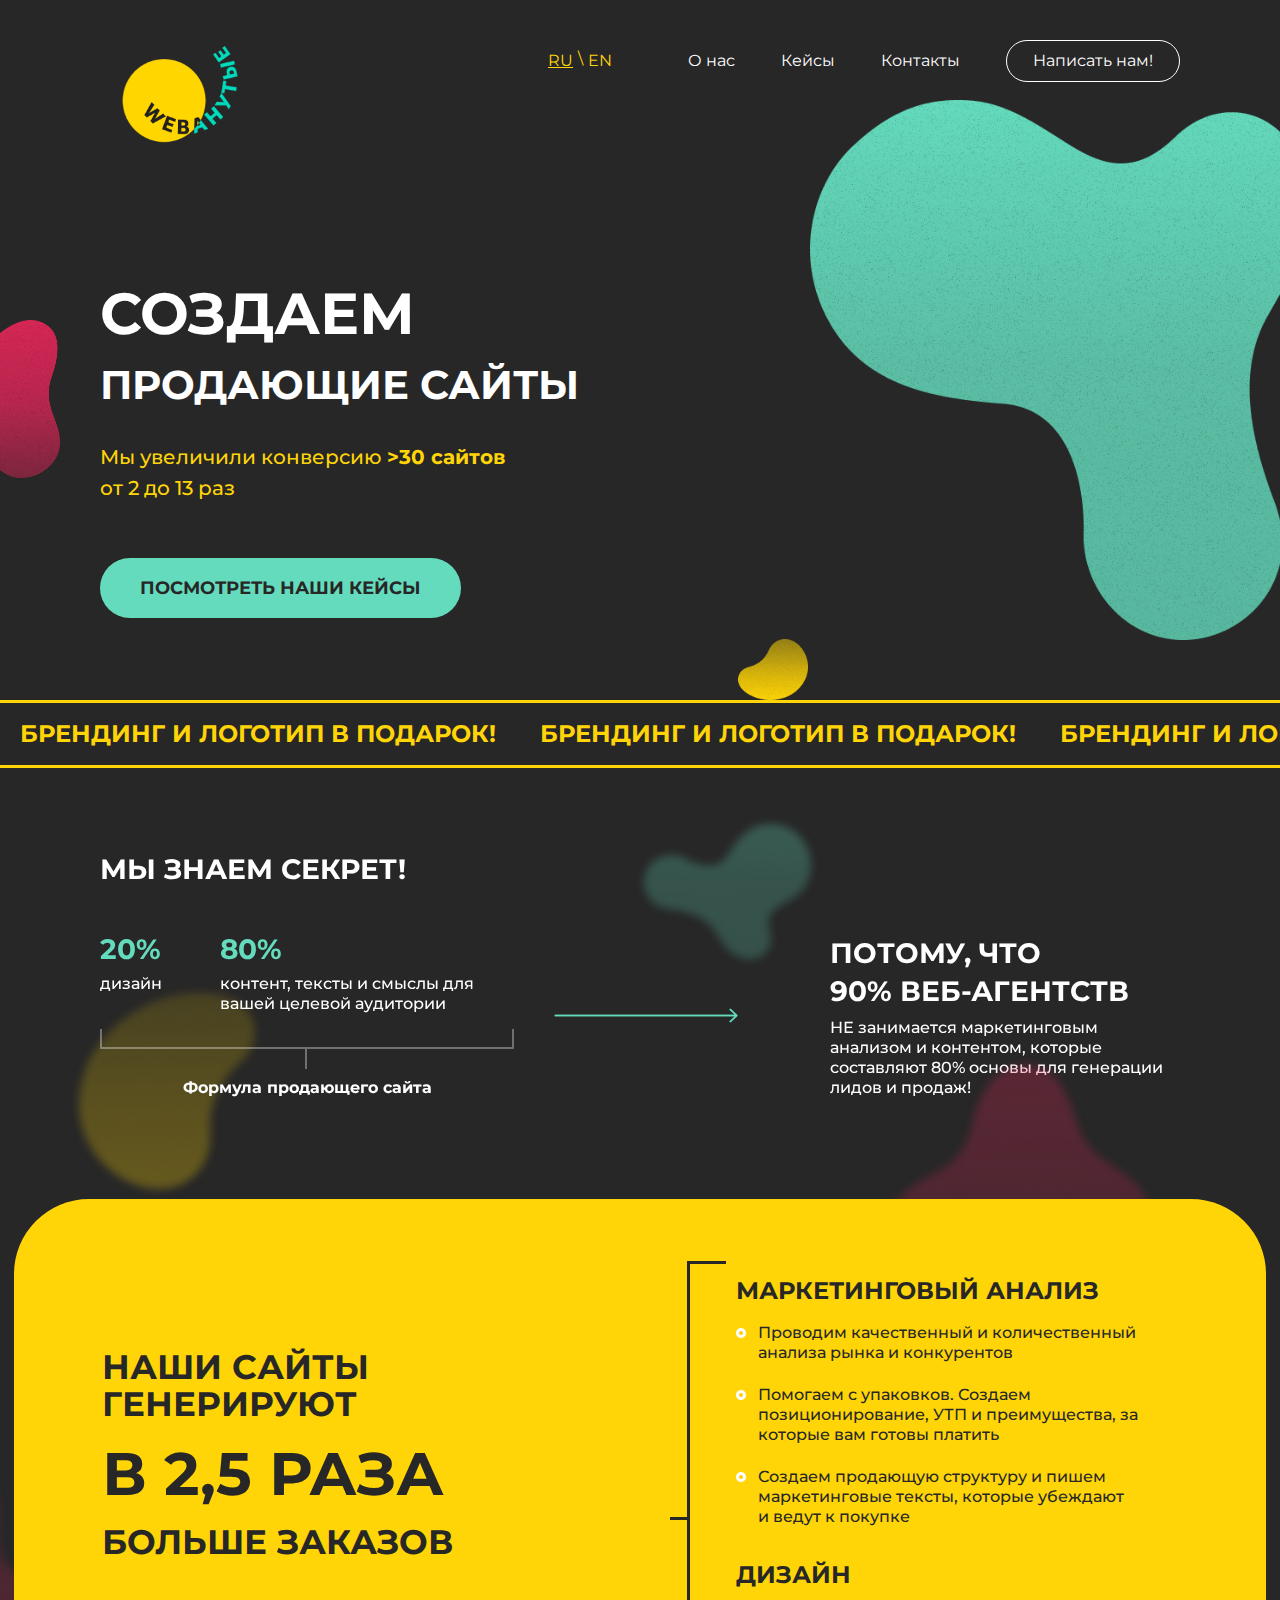
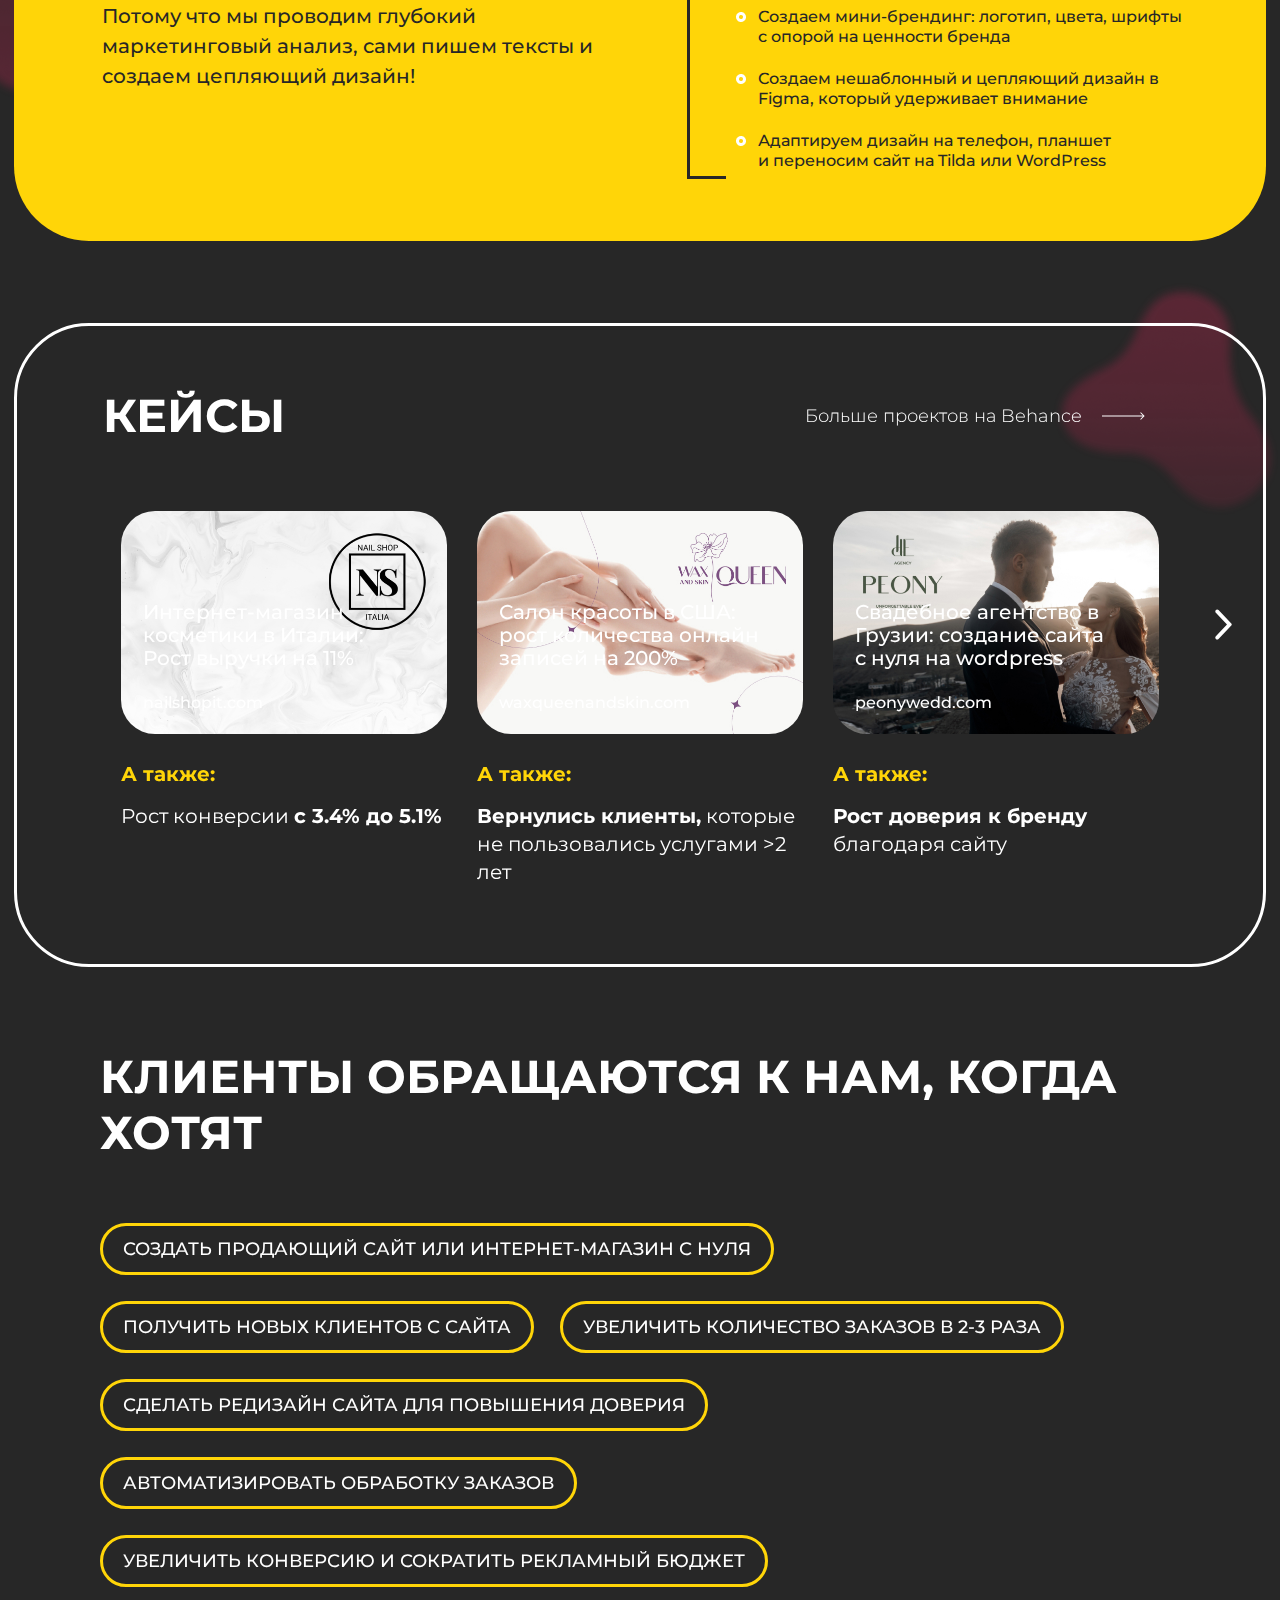
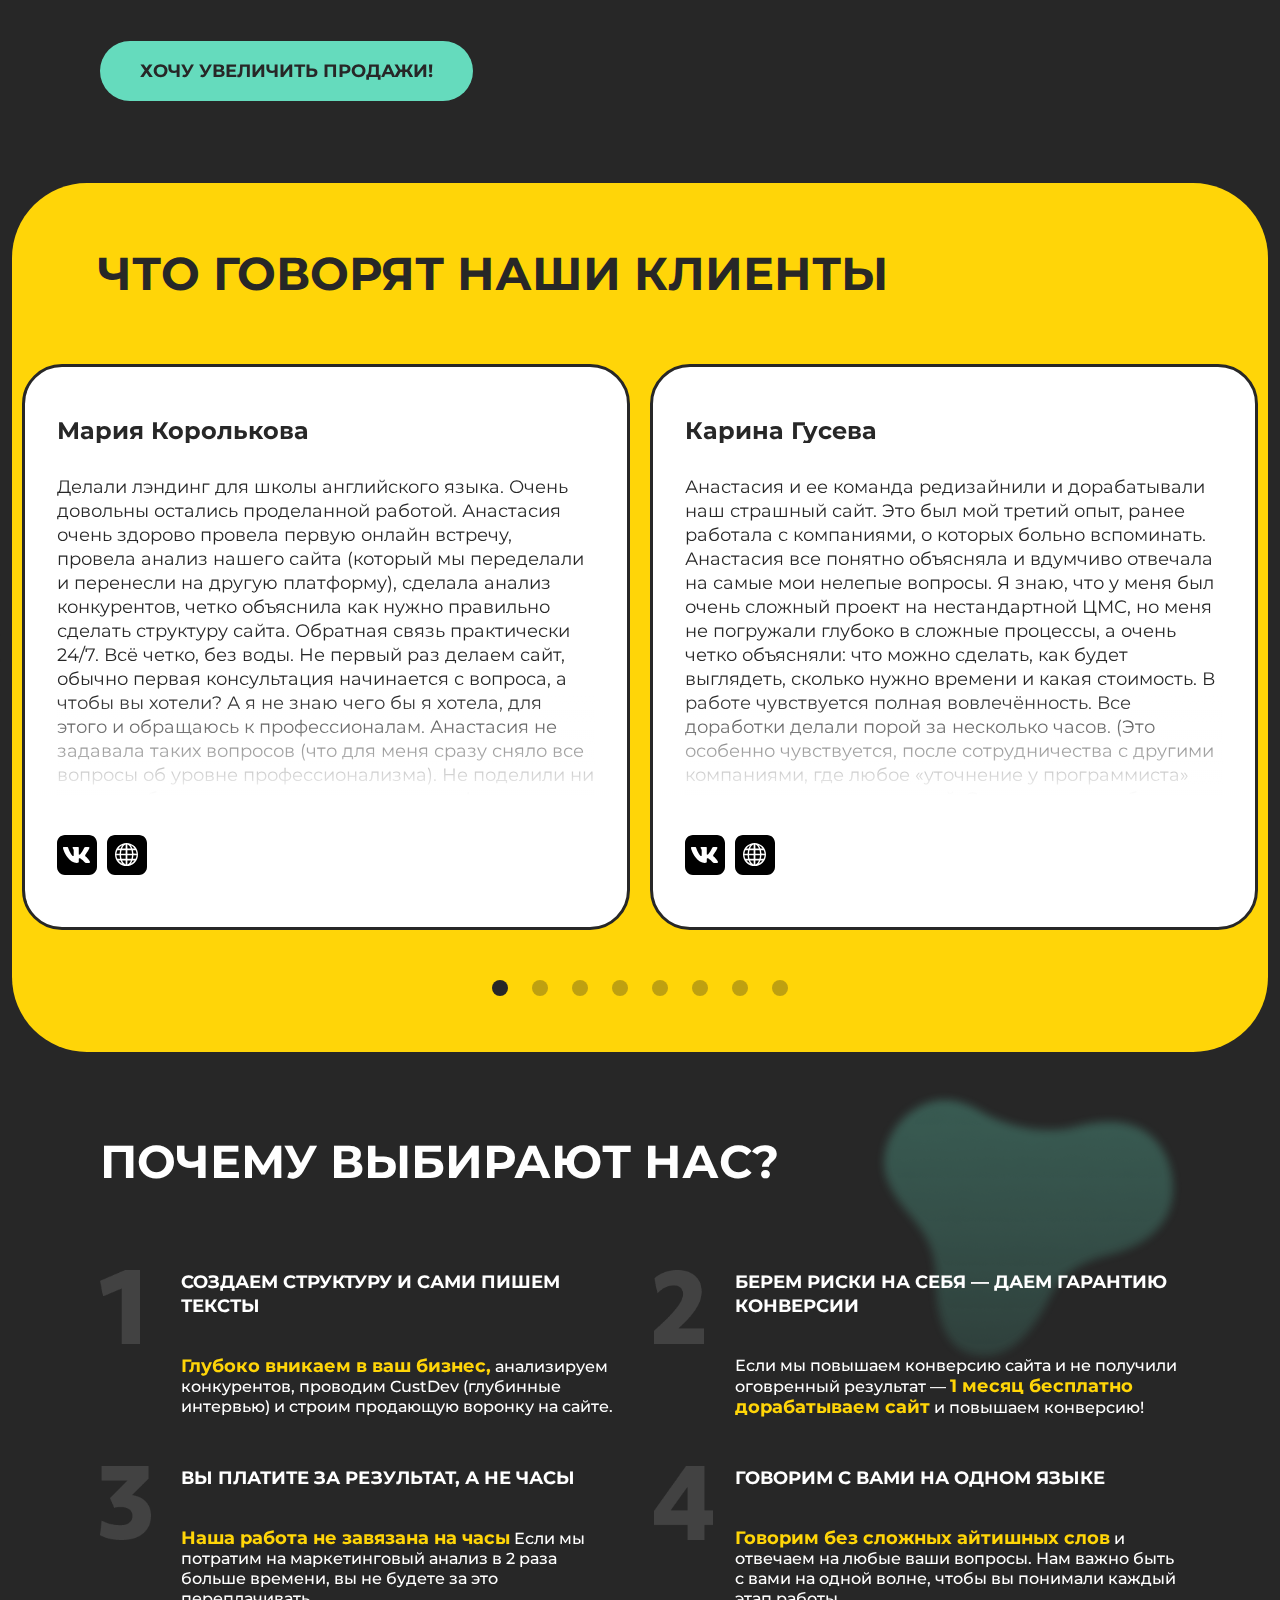
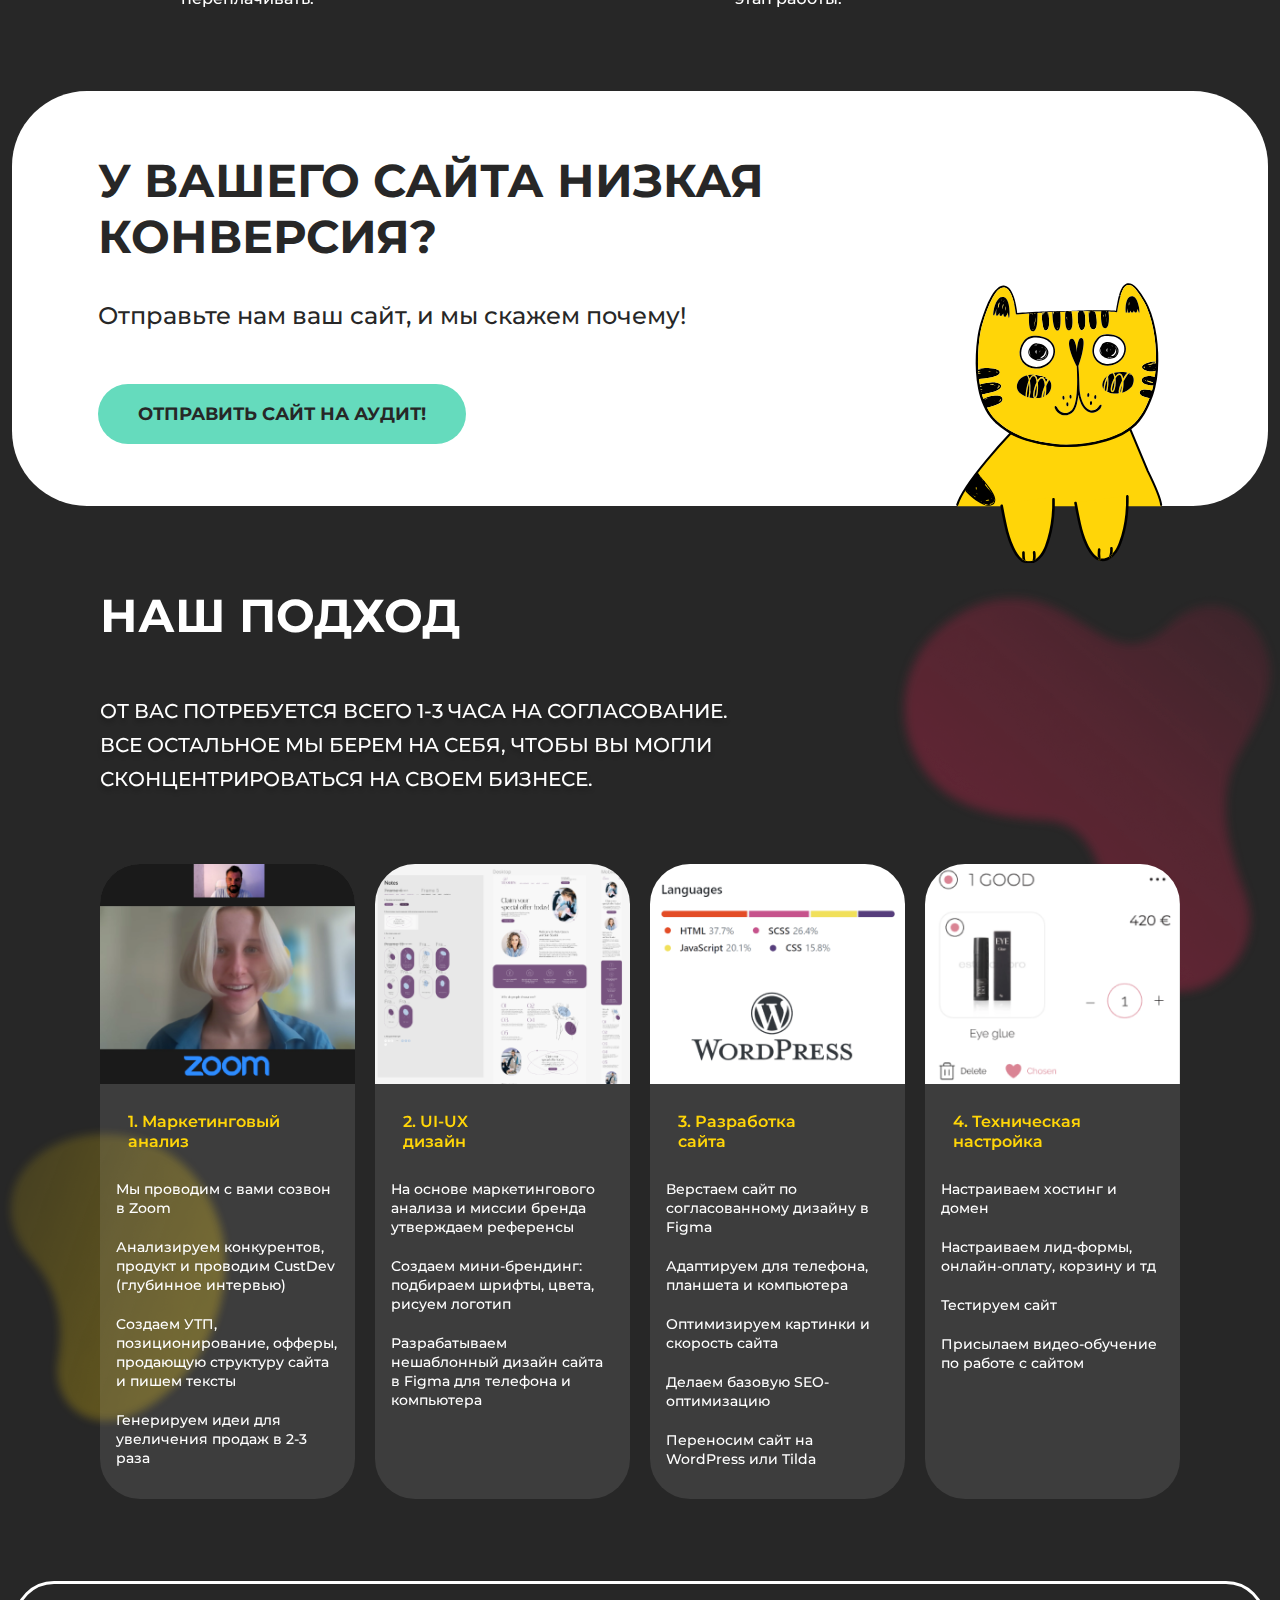
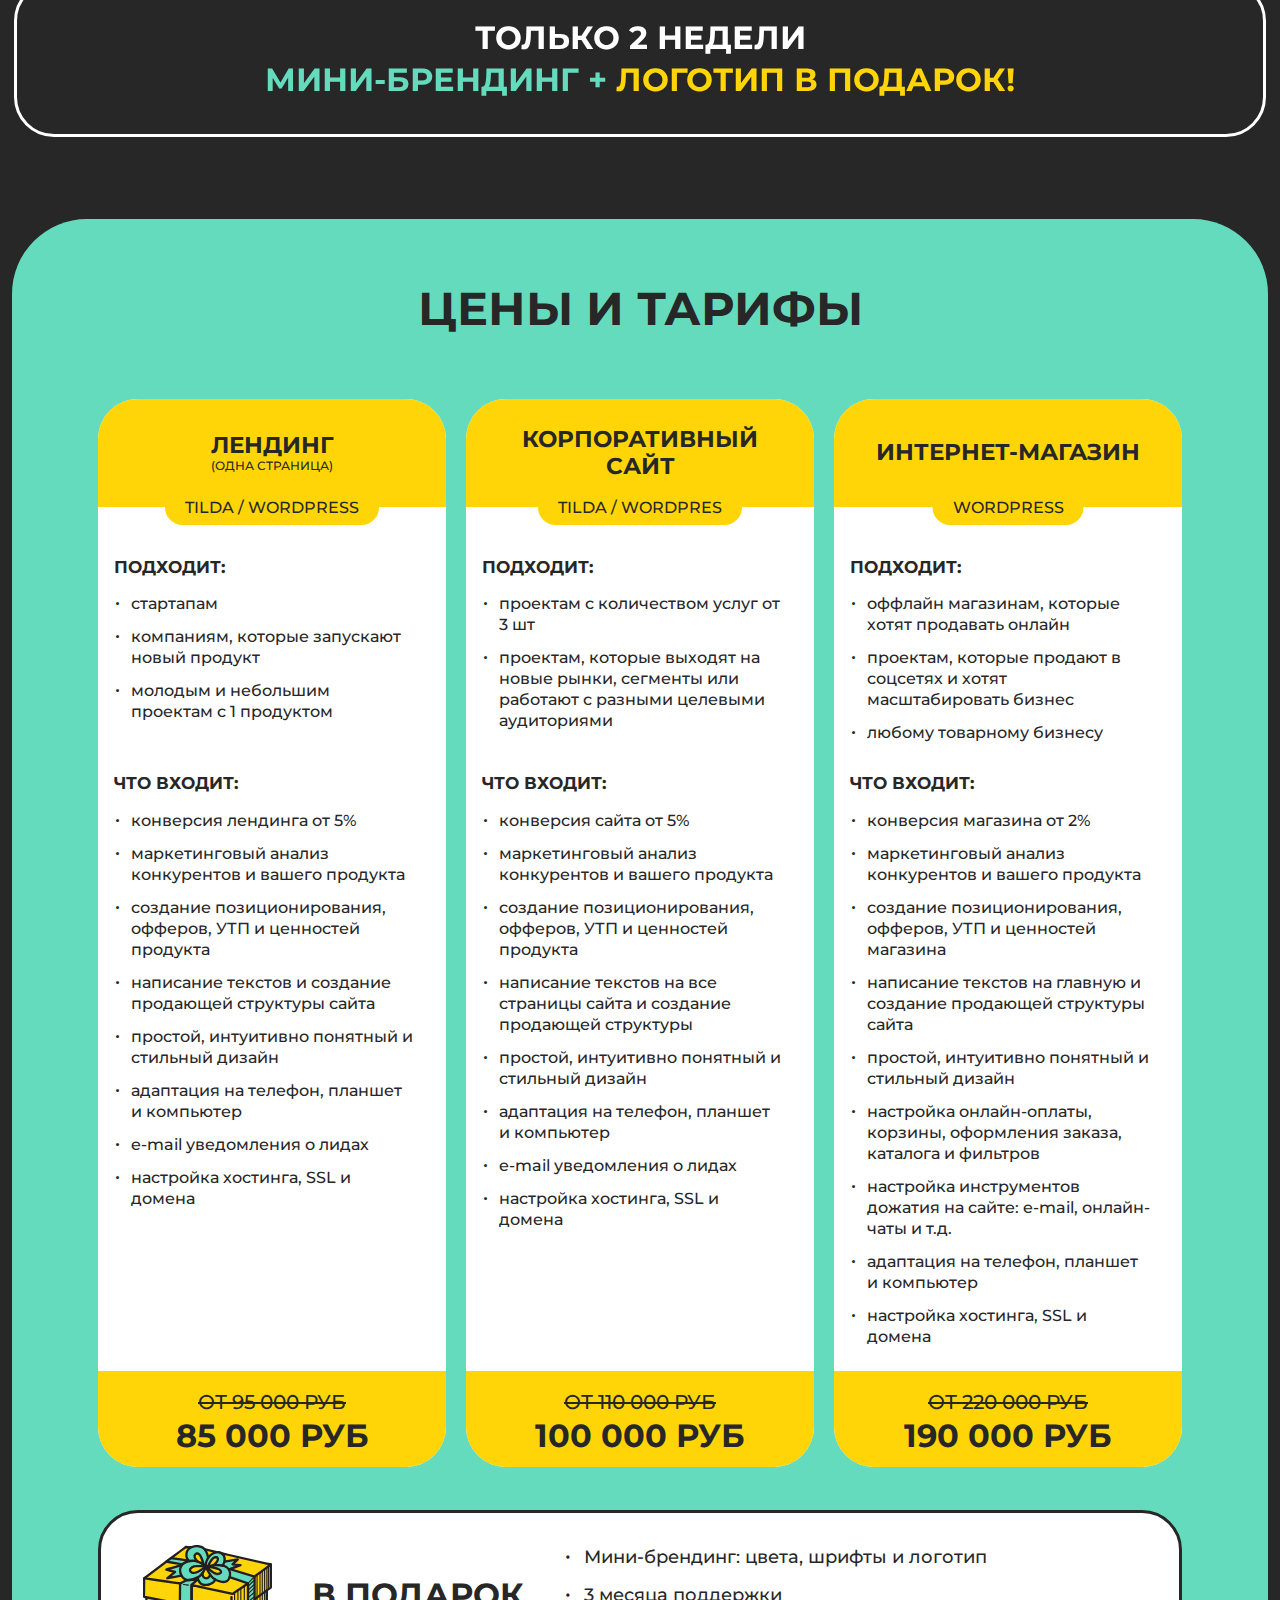
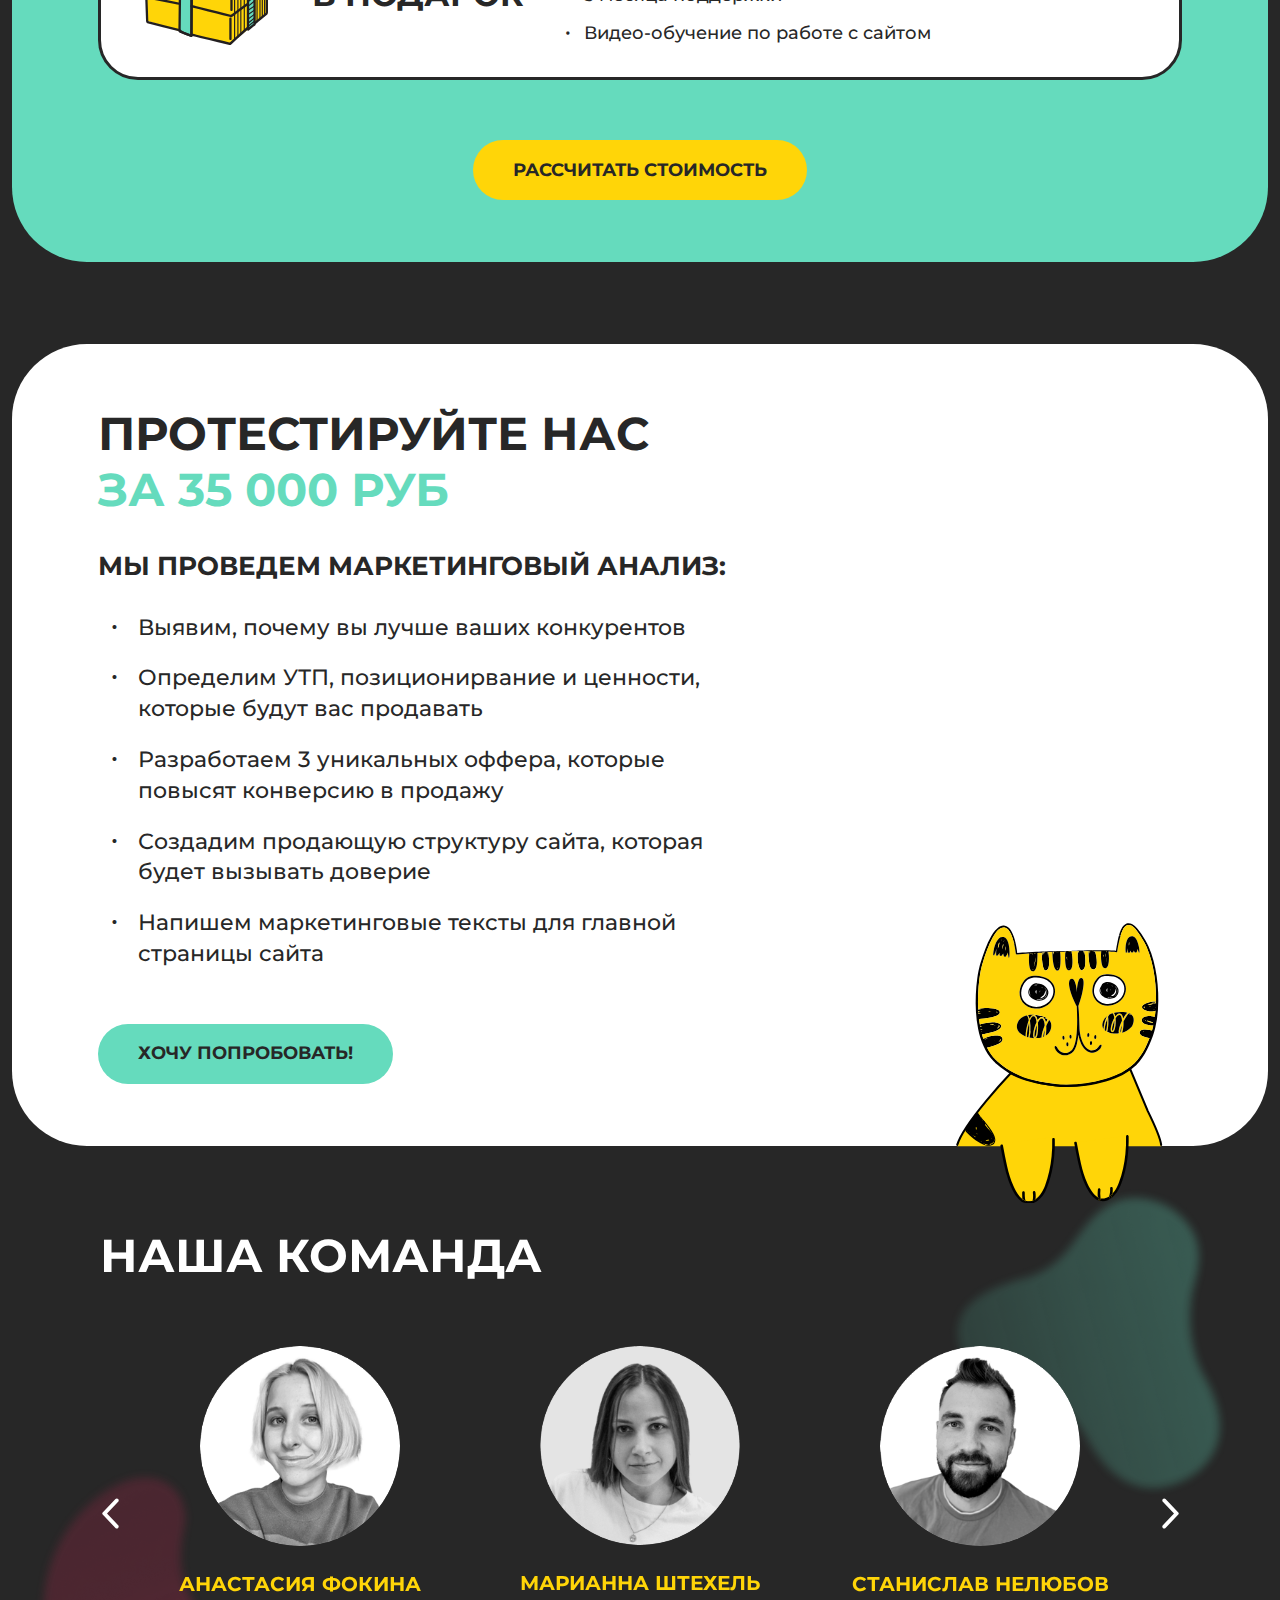
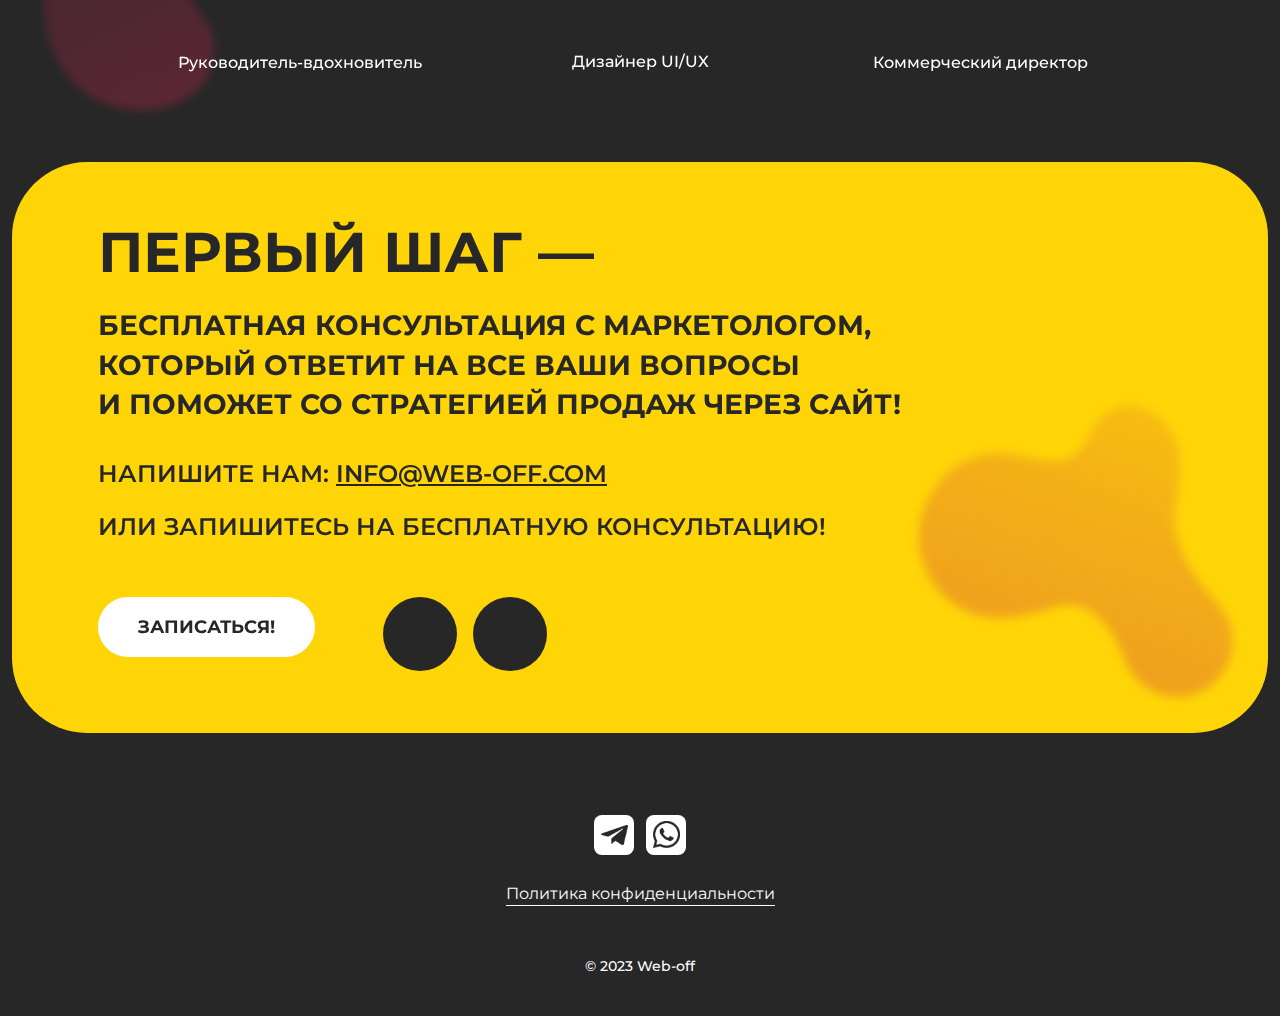
<file: index.html>
<!DOCTYPE html>
<html lang="ru">

<head>
	<meta charset="UTF-8">
	<meta name="viewport" content="width=device-width, initial-scale=1.0">
	<title>WEB-OFF</title>
	<link rel="stylesheet" href="./pages/index.css">
	<link rel="shortcut icon" href="./favicon.ico" type="image/x-icon">
	<link rel="preconnect" href="https://fonts.googleapis.com">
	<link rel="preconnect" href="https://fonts.gstatic.com" crossorigin>
	<link href="https://fonts.googleapis.com/css2?family=Montserrat:wght@400;500;600;700;800&display=swap"
		rel="stylesheet">
	<!-- Yandex.Metrika counter -->
	<script type="text/javascript">
		(function (m, e, t, r, i, k, a) {
			m[i] = m[i] || function () { (m[i].a = m[i].a || []).push(arguments) };
			m[i].l = 1 * new Date();
			for (var j = 0; j < document.scripts.length; j++) { if (document.scripts[j].src === r) { return; } }
			k = e.createElement(t), a = e.getElementsByTagName(t)[0], k.async = 1, k.src = r, a.parentNode.insertBefore(k, a)
		})
			(window, document, "script", "https://mc.yandex.ru/metrika/tag.js", "ym");
		ym(94891335, "init", {
			clickmap: true,
			trackLinks: true,
			accurateTrackBounce: true,
			webvisor: true
		});
	</script>
	<noscript>
		<div><img src="https://mc.yandex.ru/watch/94891335" style="position:absolute; left:-9999px;" alt="" /></div>
	</noscript>
	<!-- /Yandex.Metrika counter -->
</head>

<body class="page page_main">
	<div class="scrollTop"></div>
	<div class="page__wrapper">
		<header class="header page__header">
			<img src="./img/logo.png" alt="" class="header__logo rotating-logo">
			<nav class="header__menu">
				<ul class="header__menu-list">
					<li class="header__menu-list-link lang">
						<a href="https://web-off.ru/" class="header__menu-link act">RU</a>
						<span>\</span>
						<a href="https://web-off.ru/EN" class="header__menu-link">EN</a>
					</li>
					<li class="header__menu-list-link">
						<a href="#team" class="header__menu-link">О нас</a>
					</li>
					<li class="header__menu-list-link">
						<a href="#projects" class="header__menu-link">Кейсы</a>
					</li>
					<li class="header__menu-list-link">
						<a href="#contacts" class="header__menu-link">Контакты</a>
					</li>
					<li class="header__menu-list-link">
						<a href="https://t.me/taakeyourmeds" class="header__menu-link header__menu-link_bordered"
							target="_blank" rel="noopener">Написать нам!</a>
					</li>
				</ul>
			</nav>
			<!-- <button class="header__burger"></button>
			<button class="header__close-button"></button> -->
			<div class="header__btn">
				<div class="hamburger">
					<span></span>
					<span></span>
					<span></span>
				</div>
			</div>
		</header>
		<section class="container intro content__intro">
			<h2 class="intro__header" data-aos="fade-up" data-aos-delay="50">
				Создаем
			</h2>
			<h3 class="intro__subheader" data-aos="fade-up" data-aos-delay="150">
				продающие сайты
			</h3>
			<p class="intro__text" data-aos="fade-up" data-aos-delay="250">
				Мы&nbsp;увеличили конверсию <b>&gt;30&nbsp;сайтов</b> от&nbsp;2&nbsp;до&nbsp;13&nbsp;раз
			</p>
			<a href="#projects" class="btn intro__btn" data-aos="fade-up" data-aos-delay="350">
				<span>ПОСМОТРЕТЬ НАШИ КЕЙСЫ</span>
			</a>
		</section>
	</div>
	<section class="run">
		<div class="marquee">
			<div>
				<h3>Брендинг и логотип в подарок!</h3>
				<h3>Брендинг и логотип в подарок!</h3>
				<h3>Брендинг и логотип в подарок!</h3>
				<h3>Брендинг и логотип в подарок!</h3>
				<h3>Брендинг и логотип в подарок!</h3>
				<h3>Брендинг и логотип в подарок!</h3>
				<h3>Брендинг и логотип в подарок!</h3>
				<h3>Брендинг и логотип в подарок!</h3>
				<h3>Брендинг и логотип в подарок!</h3>
				<h3>Брендинг и логотип в подарок!</h3>
				<h3>Брендинг и логотип в подарок!</h3>
				<h3>Брендинг и логотип в подарок!</h3>
				<h3>Брендинг и логотип в подарок!</h3>
				<h3>Брендинг и логотип в подарок!</h3>
				<h3>Брендинг и логотип в подарок!</h3>
				<h3>Брендинг и логотип в подарок!</h3>
			</div>
		</div>
	</section>
	<main class="content page__content">
		<section class="statystic content__statystic">
			<div class="container">
				<h3 class="statystic__sites-header" data-aos="fade-up">Мы знаем секрет!</h3>
				<div class="statystic__questions">
					<article class="statystic__sites">
						<div class="statystic__sites-main">
							
							<div class="statystic__sites-grid">
								<p class="statystic__sites-grid-figures" data-aos="fade-up" data-aos-delay="50">20%</p>
								<p class="statystic__sites-grid-figures" data-aos="fade-up" data-aos-delay="150">80%</p>
								<p class="statystic__sites-grid-text" data-aos="fade-up" data-aos-delay="50">дизайн</p>
								<p class="statystic__sites-grid-text" data-aos="fade-up" data-aos-delay="150">контент, тексты и&nbsp;смыслы для вашей
									целевой аудитории</p>
							</div>
							<div data-aos="fade-up" data-aos-delay="450">
								<div class="statystic__sites-grid-empty"></div>
								<div class="statystic__sites-grid-empty statystic__sites-grid-empty_left"></div>
							</div>
							<p class="statystic__sites-formula" data-aos="fade-up" data-aos-delay="450">Формула продающего сайта</p>
						</div>
					</article>
					<div class="statystic__web-agency-arrowwrap" data-aos="fade-right" data-aos-delay="250">
						<img src="./images/statystic_arrow.png" alt="" class="statystic__web-agency-arrow">
					</div>
					<article class="statystic__web-agency">
						<div class="statystic__web-agency-data" data-aos="fade-left" data-aos-delay="350">
							<h3 class="statystic__web-agency-title">потому, что 90%&nbsp;ВЕБ-АГЕНТСТВ</h3>
							<p class="statystic__web-agency-text">
								НЕ занимается маркетинговым анализом и контентом, которые составляют 80% основы для генерации лидов и продаж!
							</p>
						</div>
					</article>
				</div>
			</div>
		</section>

		<div class="container">
			<section class="offer content__offer">
				<div class="offer__we-offer">
					<div>
						<h2 class="offer__title" data-aos="fade-up" data-aos-delay="50">Наши сайты генерируют</h2>
						<h2 class="offer__title offer__title_adv" data-aos="fade-up" data-aos-delay="150"><strong>в 2,5 раза</strong></h2>
						<h2 class="offer__title" data-aos="fade-up" data-aos-delay="250">больше заказов</h2>
						<p class="offer__text" data-aos="fade-up" data-aos-delay="350">
							Потому что мы проводим глубокий маркетинговый анализ, сами пишем тексты и создаем цепляющий дизайн!
						</p>
					</div>
				</div>
				<div class="offer__empty-container-left">
					<div class="offer__empty-container-left-top"></div>
				</div>
				<div class="offer__empty-container-right"></div>
				<div class="offer__empty-mobile-top"></div>
				<div class="offer__empty-mobile-bottom"></div>
				<div class="offer__list-container">
					<h3 class="offer__list-title" data-aos="fade-left" data-aos-delay="50">Маркетинговый анализ</h3>
					<ul class="offer__list">
						<li class="offer__list-item" data-aos="fade-left" data-aos-delay="150">Проводим качественный и количественный анализа рынка и конкурентов
						</li>
						<li class="offer__list-item" data-aos="fade-left" data-aos-delay="250">Помогаем с упаковков. Создаем позиционирование, УТП и преимущества, за которые вам готовы платить
						</li>
						<li class="offer__list-item" data-aos="fade-left" data-aos-delay="350">Создаем продающую структуру и пишем маркетинговые тексты, которые убеждают и&nbsp;ведут к покупке
						</li>
					</ul>
					<h3 class="offer__list-title" data-aos="fade-left" data-aos-delay="450">Дизайн</h3>
					<ul class="offer__list">
						<li class="offer__list-item" data-aos="fade-left" data-aos-delay="550">Создаем мини-брендинг: логотип, цвета, шрифты с опорой на ценности бренда
						</li>
						<li class="offer__list-item" data-aos="fade-left" data-aos-delay="650">Создаем нешаблонный и цепляющий дизайн в Figma, который удерживает внимание
						</li>
						<li class="offer__list-item" data-aos="fade-left" data-aos-delay="750">Адаптируем дизайн на телефон, планшет и&nbsp;переносим сайт на Tilda или WordPress
						</li>
					</ul>
				</div>
			</section>
			<section class="projects content__projects" id="projects">
				<div class="projects__container">
					<h2 class="projects__title" data-aos="fade-up" data-aos-delay="50">
						Кейсы
						<a href="https://www.behance.net/webanuts" target="_blank" class="more">
							Больше проектов на Behance
							<img src="./images/more.png" alt="">
						</a>
					</h2>
					<div class="pro__grid">
						<div id="pro" class="slider slider_pro">
							<a href="" class="pro__item">
								<span class="pro__pic-wrap">
									<span class="pro__over">
										<span class="pro__desc">Интернет-магазин косметики в Италии: Рост&nbsp;выручки на 11%</span>
										<span class="pro__link">nailshopit.com</span>
									</span>
									<img class="pro__pic" src="./img/res_1.jpg"
										srcset="./img/res_1.jpg 1x, ./img/res_1@2x.jpg 2x" alt="">
								</span>
								<p class="pro__more">А также:</p>
								<p class="pro__res">Рост конверсии <strong>с&nbsp;3.4% до&nbsp;5.1%</strong></p>
							</a>
							<a href="" class="pro__item">
								<span class="pro__pic-wrap">
									<span class="pro__over">
										<span class="pro__desc">Салон красоты в США: рост количества онлайн записей на 200%</span>
										<span class="pro__link">waxqueenandskin.com</span>
									</span>
									<img class="pro__pic" src="./img/res_2.jpg"
										srcset="./img/res_2.jpg 1x, ./img/res_2@2x.jpg 2x" alt="">
								</span>
						    	<p class="pro__more">А также:</p>
								<p class="pro__res"><strong>Вернулись клиенты,</strong> которые не пользовались услугами >2 лет</p>
							</a>
							<a href="" class="pro__item">
								<span class="pro__pic-wrap">
									<span class="pro__over">
										<span class="pro__desc">Свадебное агентство в Грузии: создание сайта с&nbsp;нуля на wordpress</span>
										<span class="pro__link">peonywedd.com</span>
									</span>
									<img class="pro__pic" src="./img/res_3.jpg"
										srcset="./img/res_3.jpg 1x, ./img/res_3@2x.jpg 2x" alt="">
								</span>
								<p class="pro__more">А также:</p>
								<p class="pro__res"><strong>Рост доверия к бренду</strong> благодаря сайту </strong></p>
							</a>
							<a href="" class="pro__item">
								<span class="pro__pic-wrap">
									<span class="pro__over">
										<span class="pro__desc">Интернет-магазин косметики: рост конверсии с 3.4% до 4%</span>
										<span class="pro__link">cultmanicura.ru</span>
									</span>
									<img class="pro__pic" src="./img/res_4.jpg"
										srcset="./img/res_4.jpg 1x, ./img/res_4@2x.jpg 2x" alt="">
								</span>
								<p class="pro__more">А также:</p>
								<p class="pro__res">Новые клиенты начали совершаь заказы<strong>от 20 тыс руб, при среднем чеке в 4 раза ниже</strong> </p>
							</a>
							<a href="" class="pro__item">
								<span class="pro__pic-wrap">
									<span class="pro__over">
										<span class="pro__desc">Интернет-магазин кондитерской: конверсия 4.5%, а не 2%</span>
										<span class="pro__link">boronovskaya.ru</span>
									</span>
									<img class="pro__pic" src="./img/res_5.jpg"
										srcset="./img/res_5.jpg 1x, ./img/res_5@2x.jpg 2x" alt="">
								</span>
								<p class="pro__more">А также:</p>
								<p class="pro__res">Автоматизировали процесс обработки заказа и оптимизировали скорость на
									<strong>10%</strong>
								</p>
							</a>
						</div>
					</div>
				</div>
			</section>
			<section class="tag">
				<h2 class="section-title" data-aos="fade-up">Клиенты обращаются к&nbsp;нам, когда хотят</h2>
				<div class="tag__list tag__list_it">
					<div class="tag__item" data-aos="fade-up" data-aos-delay="50">Создать продающий сайт или интернет-магазин с нуля</div>
					<div class="tag__item" data-aos="fade-up" data-aos-delay="150">Получить новых клиентов с сайта</div>
					<div class="tag__item" data-aos="fade-up" data-aos-delay="250">Увеличить количество заказов в 2-3 раза</div>
					<div class="tag__item" data-aos="fade-up" data-aos-delay="350">Сделать редизайн сайта для повышения доверия</div>
					<div class="tag__item" data-aos="fade-up" data-aos-delay="450">Автоматизировать обработку заказов</div>
					<div class="tag__item" data-aos="fade-up" data-aos-delay="550">Увеличить конверсию и сократить рекламный бюджет</div>
				</div>
				<div class="btn modal_btn" data-aos="fade-up" data-aos-delay="650">
					<span>Хочу увеличить продажи!</span>
				</div>
			</section>
			<section class="comment content__comment" id="comment">
				<h2 class="projects__title" data-aos="fade-up">
					<span>Что говорят наши клиенты</span>
				</h2>
				<div class="comment__container review">
					<div id="slick" class="slider slider_review">
						<div class="review__item">
							<div class="review__item-inner">
								<div class="review__name">Мария Королькова</div>
								<div class="review__text">
									Делали лэндинг для школы английского языка. Очень довольны остались проделанной работой. Анастасия очень здорово провела первую онлайн встречу, провела анализ нашего сайта (который мы переделали и перенесли на другую платформу), сделала анализ конкурентов, четко объяснила как нужно правильно сделать структуру сайта. Обратная связь практически 24/7. Всё четко, без воды. Не первый раз делаем сайт, обычно первая консультация начинается с вопроса, а чтобы вы хотели? А я не знаю чего бы я хотела, для этого и обращаюсь к профессионалам. Анастасия не задавала таких вопросов (что для меня сразу сняло все вопросы об уровне профессионализма). Не поделили ни разу о выборе, всем искренне рекомендую!
								</div>
								<div class="review__soc">
									<a href="https://vk.com/topic-200646717_49068047" class="review__picwrap">
										<svg>
											<use xlink:href="./images/sprite.svg#icon-vk"></use>
										</svg>
									</a>
									<a href="https://intelligentclub.ru/" class="review__picwrap">
										<svg>
											<use xlink:href="./images/sprite.svg#icon-gl"></use>
										</svg>
									</a>
								</div>
							</div>
						</div>
						<div class="review__item">
							<div class="review__item-inner">
								<div class="review__name">Карина Гусева</div>
								<div class="review__text">
								Анастасия и ее команда редизайнили и дорабатывали наш страшный сайт.
								Это был мой третий опыт, ранее работала с компаниями, о которых больно вспоминать.
								Анастасия все понятно объясняла и вдумчиво отвечала на самые мои нелепые вопросы.
								Я знаю, что у меня был очень сложный проект на нестандартной ЦМС, но меня не погружали глубоко в сложные процессы, а очень четко объясняли: что можно сделать, как будет выглядеть, сколько нужно времени и какая стоимость.
								В работе чувствуется полная вовлечённость. Все доработки делали порой за несколько часов. (Это особенно чувствуется, после сотрудничества с другими компаниями, где любое «уточнение у программиста» занимает по несколько дней.
								Отдельное спасибо за шикарнейший дизайн моего сайта. Каждый раз испытываю эстетическое удовольствие, прогуливаюсь по нему, и уже собираю восторженные отзывы покупателей💜
								Хочу отметить, что мое сотрудничество с командой Анастасии только началось и я уже заполняю свои новые хотелки и с нетерпением жду их воплощения!
								Мой сайт: cultmanicura.ru
								</div>
								<div class="review__soc">
									<a href="https://vk.com/topic-200646717_49068047" class="review__picwrap">
										<svg>
											<use xlink:href="./images/sprite.svg#icon-vk"></use>
										</svg>
									</a>
									<a href="https://cultmanicura.ru/" class="review__picwrap">
										<svg>
											<use xlink:href="./images/sprite.svg#icon-gl"></use>
										</svg>
									</a>
								</div>
							</div>
						</div>
						<div class="review__item">
							<div class="review__item-inner">
								<div class="review__name">Евгения Сияние</div>
								<div class="review__text">
									Дедали сайт для студии детейлинга. Очень понравился подход и профессионализм Анастасии. Ниша для нее была новая, но она прекрасно разобралась во всех тонкостях, помогла пропнализировать конкурентов. Были учтены все мои пожелания и « хочу то сама не знаю что». 100% попадание. Дизайн любовь с первого взгляда.
									Самое главное, что сайт стал приносить в разы больше лидов чем его предшественник, люди стали активно его посещать. Настя помогла подобрать оптимальный функционал и взаимодействий с сайтом стало больше.
									А главное, что после завершения проекта Настя всегда на связт и помогает анализировать результаты.
									Данное агенство не просто создает сайт, оно дает бизнесу второе дыхание, закрывает дырки в маркетинге и добавляет статусности компании, потому что дизайн разработан с особым изяществом.
									Стоит каждой своей копейки, вложения окупились через 1,5 месяца. Рекомендованную!
								</div>
								<div class="review__soc">
									<a href="https://vk.com/topic-200646717_49068047" class="review__picwrap">
										<svg>
											<use xlink:href="./images/sprite.svg#icon-vk"></use>
										</svg>
									</a>
									<a href="https://autostudio36.ru/" class="review__picwrap">
										<svg>
											<use xlink:href="./images/sprite.svg#icon-gl"></use>
										</svg>
									</a>
								</div>
							</div>
						</div>
						<div class="review__item">
							<div class="review__item-inner">
								<div class="review__name">Екатерина Бороновская</div>
								<div class="review__text"> У меня довольно сложный интернет-магазин для кондитерской.
								И от всей души благодарю Анастасию и ее команду за потрясающую работу!!
								Мы вместе проделали сложнейший путь от выбора структуры и основы всей работы магазина до деталей и нюансов в товарах. Для меня очень ценно оказалось большая вовлеченность команды и скорость реализации - я безумно занята в офлайн работе и меня нужно периодически выдергивать оттуда. Хочу отметить точное понимание командой аспектов, связанных с психологией покупателей, удобством совершения заказов на сайте. Дизайн точно отражает мой концепт, для меня это очень важно. Сайт интегрирован со складской программой.
								Мы в процессе завершения работы, но я могу сказать совершенно точно - ценность работы для меня оказалась выше цены. Процесс был в удовольствие, результат - 100% попадание в мои потребности. Мои самые искренние рекомендации!!!
								мой сайт: https://boronovskaya.ru
								</div>
								<div class="review__soc">
									<a href="https://vk.com/topic-200646717_49068047" target="_blank" class="review__picwrap">
										<svg>
											<use xlink:href="./images/sprite.svg#icon-vk"></use>
										</svg>
									</a>
									<a href="https://boronovskaya.ru/" class="review__picwrap">
										<svg>
											<use xlink:href="./images/sprite.svg#icon-gl"></use>
										</svg>
									</a>
								</div>
							</div>
						</div>
						<div class="review__item">
							<div class="review__item-inner">
								<div class="review__name">Татьяна Давыдова</div>
								<div class="review__text">
									Добрый день! Заказывала сайт для магазина одежды у Анастасии. Хочется отметить скорость исполнения работы! Все быстро , четко, красиво! С объяснениями и видеоинструкциями, что очень помогает ! Даже после завершения работы, при возникновении вопроса, ответ приходит незамедлительно! Клиентоориентированность на высоте! Все допуслуги тоже оказываются очень быстро!
								</div>
								<div class="review__soc">
									<a href="https://vk.com/topic-200646717_49068047" target="_blank" class="review__picwrap">
										<svg>
											<use xlink:href="./images/sprite.svg#icon-vk"></use>
										</svg>
									</a>
									<a href="https://tenidav.com/" class="review__picwrap">
										<svg>
											<use xlink:href="./images/sprite.svg#icon-gl"></use>
										</svg>
									</a>
								</div>
							</div>
						</div>
						<div class="review__item">
							<div class="review__item-inner">
								<div class="review__name">Надежда Смирнова</div>
									<div class="review__text">Перед новым годом заказала сайт у Насти, я архитектор дизайнер, владелец студии и очень занятой человек, мне некогда было заниматься сайтом, его наполнением и концепцией. Все от начала и до конца по моему ТЗ сделала Настя со своей профессионалов. Быстро, чёткое креативно. Все продумано. Удобно и красиво, эстетика для меня играет очень важную роль - Анастасия помогала. Советовала, задавала наводящие вопросы. Скурпулезное внимание к каждой детали - вот за что стоит платить и делегировать! Советую ребят всем! Думаю мы и дальше продолжим сотрудничество. У меня есть еще идеи, которые с лёгкостью осуществит Анастасия со своей командой мой сайт прекрасен https://nayadadesign.pro/
								</div>
								<div class="review__soc">
									<a href="https://vk.com/topic-200646717_49068047" target="_blank" class="review__picwrap">
										<svg>
											<use xlink:href="./images/sprite.svg#icon-vk"></use>
										</svg>
									</a>
									<a href="https://nayadadesign.pro/" class="review__picwrap">
										<svg>
											<use xlink:href="./images/sprite.svg#icon-gl"></use>
										</svg>
									</a>
								</div>
							</div>
						</div>
						<div class="review__item">
							<div class="review__item-inner">
								<div class="review__name">Elena Prude</div>
								<div class="review__text">
									Anastasia, thank you and your team for my website! I love it and so do all my clients. You took into account all my wishes for design, also gave me a lot of advice and explained to me that the website should, first of all, sell. Thanks to this, I have already got new clients from my website. It was a pleasure to work with you and I will recommend you to all my colleagues!
								</div>
								<div class="review__soc">
									<a href="https://vk.com/topic-200646717_49068047" target="_blank" class="review__picwrap">
										<svg>
											<use xlink:href="./images/sprite.svg#icon-vk"></use>
										</svg>
									</a>
									<a href="http://waxqueenandskin.com/" class="review__picwrap">
										<svg>
											<use xlink:href="./images/sprite.svg#icon-gl"></use>
										</svg>
									</a>
								</div>
							</div>
						</div>
						<div class="review__item">
							<div class="review__item-inner">
								<div class="review__name">Лебедь Артемиев</div>
								<div class="review__text">
								Ахуенные и воистину вебанутые! Надо брать!
								</div>
								<div class="review__soc">
									<a href="" target="_blank" class="review__picwrap">
										<svg>
											<use xlink:href="./images/sprite.svg#icon-gl"></use>
										</svg>
									</a>
								</div>
							</div>
						</div>
					</div>
				</div>
			</section>
		</div>
		<section class="why-us content__why-us">
			<div class="container">
				<h2 class="why-us__title" data-aos="fade-up">Почему выбирают нас?</h2>
				<div class="why-us__grid">
					<article class="why-us__grid-article why-us__grid-article_one" data-aos="fade-up" data-aos-delay="50">
						<img src="./images/why_1.png" alt="" class="why-us__grid-article-number">
						<h3 class="why-us__grid-article-title">Создаем структуру и cами пишем тексты</h3>
						<p class="why-us__grid-article-text">
							<span class="why-us__grid-article-text_bold">Глубоко вникаем в ваш бизнес,</span>
							анализируем конкурентов, проводим CustDev (глубинные интервью) и строим продающую воронку на сайте.
						</p>
					</article>
					<article class="why-us__grid-article why-us__grid-article_two" data-aos="fade-up" data-aos-delay="150">
						<img src="./images/why_2.png" alt="" class="why-us__grid-article-number">
						<h3 class="why-us__grid-article-title">Берем риски на себя&nbsp;&mdash; даем гарантию конверсии</h3>
						<p class="why-us__grid-article-text">
							Если мы повышаем конверсию сайта и не получили оговренный результат&nbsp;&mdash;  
							<span class="why-us__grid-article-text_bold">1&nbsp;месяц бесплатно дорабатываем сайт</span> и повышаем конверсию!
						</p>
					</article>
					<article class="why-us__grid-article why-us__grid-article_three" data-aos="fade-up" data-aos-delay="250">
						<img src="./images/why_3.png" alt="" class="why-us__grid-article-number">
						<h3 class="why-us__grid-article-title">Вы платите за результат, а не часы</h3>
						<p class="why-us__grid-article-text">
							<span class="why-us__grid-article-text_bold">Наша работа не завязана на часы</span>
							 Если мы потратим на маркетинговый анализ в 2 раза больше времени, вы не будете за это переплачивать.
						</p>
					</article>
					<article class="why-us__grid-article why-us__grid-article_four" data-aos="fade-up" data-aos-delay="350">
						<img src="./images/why_4.png" alt="" class="why-us__grid-article-number">
						<h3 class="why-us__grid-article-title">Говорим с вами на одном языке</h3>
						<p class="why-us__grid-article-text"> 
						<span class="why-us__grid-article-text_bold">Говорим без сложных айтишных слов</span>
							и отвечаем на любые ваши вопросы. Нам важно быть с вами на одной волне, чтобы вы понимали каждый этап работы.
						</p>
					</article>
				</div>
			</div>
		</section>
<div class="container">
    <section class="cat   ">
        <h2 class="section-title cat__title" data-aos="fade-up" data-aos-delay="50">У вашего сайта низкая конверсия?</h2>
        <p class="cat__desc" data-aos="fade-up" data-aos-delay="150">Отправьте нам ваш сайт, и мы скажем почему!</p>
        <div class="ac ac_min cat__mb" data-aos="fade-up" data-aos-delay="250">
            <div class="btn modal_btn"><span>Отправить сайт на аудит!</span></div>
        </div>
        <img src="./img/cat.svg" alt="" class="cat__cat">
    </section>
</div>
<div class="container stage">
    <h2 data-aos="fade-up" data-aos-delay="50">Наш подход</h2>
    <h3 data-aos="fade-up" data-aos-delay="150">От вас потребуется всего 1-3 часа на согласование.<br>
        Все остальное мы берем на себя, чтобы вы могли сконцентрироваться на своем бизнесе.</h3>
    <div class="stage__list">
        <div class="stage__item" data-aos="fade-up" data-aos-delay="50">
			<!-- <picture>
				<img class="stage__pic" src="./img/how_1.png" srcset="./img/how_1@2x.png 2x, ./img/how_1@2x.png 320w" alt="">
			</picture> -->
            <picture>
				<source media="(max-width: 1024px)" srcset="./img/how_2@2x.png">
				<img class="stage__pic" src="./img/how_1.png" srcset="./img/how_3@2x.png 2x" alt="Flowers">
			  </picture>
            <h4 class="stage__title">1.&nbsp;Маркетинговый<br>анализ</h4>
            <ul class="stage__desc">
                <li>Мы проводим c вами созвон в Zoom</li>
                <li>Анализируем конкурентов, продукт и проводим CustDev (глубинное интервью)</li>
                <li>Cоздаем УТП, позиционирование, офферы, продающую структуру сайта и пишем тексты</li>
                <li>Генерируем идеи для увеличения продаж в 2-3 раза</li>
            </ul>
        </div>
        <div class="stage__item" data-aos="fade-up" data-aos-delay="150">
            <img class="stage__pic" src="./img/how_2.png" srcset="./img/how_2.png 1x, ./img/how_2@2x.png 2x" alt="">
            <h4 class="stage__title">2.&nbsp;UI-UX<br>дизайн</h4>
            <ul class="stage__desc">
                <li>На основе маркетингового анализа и миссии бренда утверждаем референсы</li>
                <li>Создаем мини-брендинг: подбираем шрифты, цвета, рисуем логотип</li>
                <li>Разрабатываем нешаблонный дизайн сайта в Figma для телефона и компьютера</li>
            </ul>
        </div>
        <div class="stage__item" data-aos="fade-up" data-aos-delay="250">
            <img class="stage__pic" src="./img/how_3.png" srcset="./img/how_3.png 1x, ./img/how_3@2x.png 2x" alt="">
            <h4 class="stage__title">3.&nbsp;Разработка<br>сайта</h4>
            <ul class="stage__desc">
                <li>Верстаем сайт по согласованному дизайну в Figma</li>
                <li>Адаптируем для телефона, планшета и компьютера</li>
                <li>Оптимизируем картинки и скорость сайта</li>
                <li>Делаем базовую SEO-оптимизацию</li>
                <li>Переносим сайт на WordPress или Tilda</li>
            </ul>
        </div>
        <div class="stage__item" data-aos="fade-up" data-aos-delay="350">
            <img class="stage__pic" src="./img/how_4.png" srcset="./img/how_4.png 1x, ./img/how_4@2x.png 2x" alt="">
            <h4 class="stage__title">4.&nbsp;Техническая<br>настройка</h4>
            <ul class="stage__desc">
                <li>Настраиваем хостинг и домен</li>
                <li>Настраиваем лид-формы, онлайн-оплату, корзину и тд</li>
                <li>Тестируем сайт</li>
                <li>Присылаем видео-обучение по работе с сайтом</li>
            </ul>
        </div>
    </div>
</div>
<div class="container">
    <section class="special-offer content__special-offer" data-aos="fade-up">
        <h2 class="special-offer__title">Только 2 недели</h2>
        <h2 class="special-offer__title">
            <span class="g">Мини-брендинг +</span>
            <span class="y">логотип в подарок!</span>
        </h2>
    </section>
    <section class="price">
        <h2 class="section-title" data-aos="fade-up">Цены и тарифы</h2>
        <div class="price__wrap">
            <div class="price__item" data-aos="fade-up" data-aos-delay="50">
                <div class="price__head">
                    <h3 class="price__name">лендинг <span>(одна&nbsp;страница)</span></h3>
                    <h4 class="price__subname">tilda&nbsp;/&nbsp;wordpress</h4>
                </div>
                <div class="price__body">
                    <div class="price__for">ПОДХОДИТ:</div>
					<ul class="price__list price__list_for">
                        <li>стартапам</li>
                        <li>компаниям, которые запускают новый продукт</li>
                        <li>молодым и небольшим проектам с 1 продуктом</li>
					</ul>
                    <div class="price__for">Что входит:</div>
                    <ul class="price__list">
                        <li>конверсия лендинга от&nbsp;5%</li>
                        <li>маркетинговый анализ конкурентов и вашего продукта</li>
                        <li>создание позиционирования, офферов, УТП и ценностей продукта</li>
                        <li>написание текстов и создание продающей структуры сайта</li>
                        <li>простой, интуитивно понятный и стильный дизайн</li>
                        <li>адаптация на телефон, планшет и компьютер</li>
                        <li>e-mail уведомления о лидах</li>
                        <li>настройка хостинга, SSL и домена</li>
                    </ul>
                </div>
                <div class="price__foot">
                    <h3 class="price__from">От 95 000 руб</h3>
                    <h4 class="price__price">85 000 руб</h4>
                </div>
            </div>
            <div class="price__item" data-aos="fade-up" data-aos-delay="150">
                <div class="price__head">
                    <h3 class="price__name">Корпоративный сайт</h3>
                    <h4 class="price__subname">tilda&nbsp;/&nbsp;wordpres</h4>
                </div>
                <div class="price__body">
                    <div class="price__for">ПОДХОДИТ:</div>
					<ul class="price__list price__list_for">
                        <li>проектам с количеством услуг от 3 шт</li>
                        <li>проектам, которые выходят на новые рынки, сегменты или работают с разными целевыми аудиториями</li>
					</ul>
                    <div class="price__for">Что входит:</div>
                    <ul class="price__list">
                        <li>конверсия сайта от 5%</li>
                        <li>маркетинговый анализ конкурентов и вашего продукта</li>
                        <li>создание позиционирования, офферов, УТП и ценностей продукта</li>
                        <li>написание текстов на все страницы сайта и создание продающей структуры</li>
                        <li>простой, интуитивно понятный и стильный дизайн</li>
                        <li>адаптация на телефон, планшет и компьютер</li>
                        <li>e-mail уведомления о лидах</li>
                        <li>настройка хостинга, SSL и домена</li>
                    </ul>
                </div>
                <div class="price__foot">
                    <h3 class="price__from">От 110 000 руб</h3>
                    <h4 class="price__price">100 000 руб</h4>
                </div>
            </div>
			<div class="price__item" data-aos="fade-up" data-aos-delay="250">
				<div class="price__head">
					<h3 class="price__name">Интернет-магазин</h3>
					<h4 class="price__subname">wordpress</h4>
				</div>
				<div class="price__body">
					<div class="price__for">ПОДХОДИТ:</div>
					<ul class="price__list price__list_for">
                        <li>оффлайн магазинам, которые хотят продавать онлайн</li>
                        <li>проектам, которые продают в соцсетях и хотят масштабировать бизнес</li>
                        <li>любому товарному бизнесу</li>
					</ul>
					<div class="price__for">Что входит:</div>
					<ul class="price__list">
                        <li>конверсия магазина от&nbsp;2%</li>
                        <li>маркетинговый анализ конкурентов и вашего продукта</li>
                        <li>создание позиционирования, офферов, УТП и ценностей магазина</li>
                        <li>написание текстов на главную и создание продающей структуры сайта</li>
                        <li>простой, интуитивно понятный и стильный дизайн</li>
                        <li>настройка онлайн-оплаты, корзины, оформления заказа, каталога и фильтров</li>
                        <li>настройка инструментов дожатия на сайте: e-mail, онлайн-чаты и т.д.</li>
                        <li>адаптация на телефон, планшет и компьютер</li>
                        <li>настройка хостинга, SSL и домена</li>
					</ul>
				</div>
				<div class="price__foot">
					<h3 class="price__from">От 220 000 руб</h3>
					<h4 class="price__price">190 000 руб</h4>
				</div>
			</div>
		</div>
		<article class="gift" data-aos="fade-up">
			<img src="./img/gift.svg" alt="" class="gift__pic">
			<h3 class="gift__title">В ПОДАРОК</h3>
			<ul class="gift__list">
				<li>Мини-брендинг: цвета, шрифты и логотип</li>
				<li>3 месяца поддержки</li>
				<li>Видео-обучение по работе с сайтом</li>
			</ul>
		</article>
		<div class="ac" data-aos="fade-up">
			<div class="btn btn_yellow btn_yellow-shadow modal_btn"><span>Рассчитать стоимость</span></div>
		</div>
	</section>
	<section class="cat cat_team">
		<h2 class="section-title cat__title" data-aos="fade-up">ПРОТЕСТИРУЙТЕ НАС <br><span>ЗА 35 000 руб</span></h2>
		<h4 class="cat__subtitle" data-aos="fade-up">Мы проведем маркетинговый анализ:</h4>
		<ul class="cat__list">
			<li data-aos="fade-up" data-aos-delay="50">Выявим, почему вы лучше ваших конкурентов</li>
			<li data-aos="fade-up" data-aos-delay="150">Определим УТП, позиционирвание и ценности, которые будут вас продавать</li>
			<li data-aos="fade-up" data-aos-delay="250">Разработаем 3 уникальных оффера, которые повысят конверсию в продажу</li>
			<li data-aos="fade-up" data-aos-delay="350">Создадим продающую структуру сайта, которая будет вызывать доверие</li>
			<li data-aos="fade-up" data-aos-delay="450">Напишем маркетинговые тексты для главной страницы сайта</li>
		</ul>
		<div class="ac ac_min cat__mb" data-aos="fade-up" data-aos-delay="550">
			<div class="btn modal_btn"><span>ХОЧУ ПОПРОБОВАТЬ!</span></div>
		</div>
		<img src="./img/cat.svg" alt="" class="cat__cat">
	</section>
</div>
</section>
<section class="team content__team" id="team">
<div class="container">
    <h2 class="team__title" data-aos="fade-up">НАША КОМАНДА</h2>
    <div class="team-wrap">
        <div id="slick2" class="slider slider_team">
            <figure class="team__member">
                <img class="team__picture" src="./img/user_1.png"
                    srcset="./img/user_1.png 1x, ./img/user_1@2x.png 2x" alt="">
                <figcaption class="team__picture-text">
                    <h3 class="team__picture-text-name">Анастасия Фокина</h3>
                    <p class="team__picture-text-role">Руководитель-вдохновитель</p>
                </figcaption>
            </figure>
            <figure class="team__member">
                <img class="team__picture" src="./img/user_2.png"
                    srcset="./img/user_2.png 1x, ./img/user_2@2x.png 2x" alt="">
                <figcaption class="team__picture-text">
                    <h3 class="team__picture-text-name">Марианна Штехель</h3>
                    <p class="team__picture-text-role">Дизайнер UI/UX</p>
                </figcaption>
            </figure>
            <figure class="team__member">
                <img class="team__picture" src="./img/user_3.png"
                    srcset="./img/user_3.png 1x, ./img/user_3@2x.png 2x" alt="">
                <figcaption class="team__picture-text">
                    <h3 class="team__picture-text-name">Станислав Нелюбов</h3>
                    <p class="team__picture-text-role">Коммерческий директор</p>
                </figcaption>
            </figure>
            <figure class="team__member">
                <img class="team__picture" src="./img/user_4.png"
                    srcset="./img/user_4.png 1x, ./img/user_4@2x.png 2x" alt="">
                <figcaption class="team__picture-text">
                    <h3 class="team__picture-text-name">Илья Вьюн</h3>
                    <p class="team__picture-text-role">Фронтенд-разработчик</p>
                </figcaption>
            </figure>
            <figure class="team__member">
                <img class="team__picture" src="./img/user_5.png"
                    srcset="./img/user_5.png 1x, ./img/user_5@2x.png 2x" alt="">
                <figcaption class="team__picture-text">
                    <h3 class="team__picture-text-name">Дарья Афонина</h3>
                    <p class="team__picture-text-role">Копирайтер и маркетолог</p>
                </figcaption>
            </figure>
            <figure class="team__member">
                <img class="team__picture" src="./img/user_6.png"
                    srcset="./img/user_6.png 1x, ./img/user_6@2x.png 2x" alt="">
                <figcaption class="team__picture-text">
                    <h3 class="team__picture-text-name">Алексей Илларионов</h3>
                    <p class="team__picture-text-role">Бэкенд-разработчик</p>
                </figcaption>
            </figure>
            <figure class="team__member">
                <img class="team__picture" src="./img/user_7.png"
                    srcset="./img/user_7.png 1x, ./img/user_7@2x.png 2x" alt="">
                <figcaption class="team__picture-text">
                    <h3 class="team__picture-text-name">Голованов Константин</h3>
                    <p class="team__picture-text-role">Full-stack-разработчик</p>
                </figcaption>
            </figure>
            <figure class="team__member">
                <img class="team__picture" src="./img/user_8.png"
                    srcset="./img/user_8.png 1x, ./img/user_8@2x.png 2x" alt="">
                <figcaption class="team__picture-text">
                    <h3 class="team__picture-text-name">Михаил Александренко</h3>
                    <p class="team__picture-text-role">Менеджер проектов</p>
                </figcaption>
            </figure>
            <figure class="team__member">
                <img class="team__picture" src="./img/user_9.png"
                    srcset="./img/user_9.png 1x, ./img/user_9@2x.png 2x" alt="">
                <figcaption class="team__picture-text">
                    <h3 class="team__picture-text-name">Маск Илонович</h3>
                    <p class="team__picture-text-role">Консультант по уборке</p>
                </figcaption>
            </figure>
        </div>
    </div>
</div>
</section>

<div id="contacts" class="container container_contact">
    <section class="step">
        <h2 class="section-title section-title_black" data-aos="fade-up">Первый шаг&nbsp;&mdash;</h2>
        <h3 class="step__sub">
            <span data-aos="fade-up" data-aos-delay="50">БЕСПЛАТНАЯ КОНСУЛЬТАЦИЯ С МАРКЕТОЛОГОМ,</span>
			<span data-aos="fade-up" data-aos-delay="150">который ответит на все ваши вопросы</span>
			<span data-aos="fade-up" data-aos-delay="250">и поможет со стратегией продаж через сайт!</span>
        </h3>
        <p class="step__text" data-aos="fade-up" data-aos-delay="350">Напишите нам: <a href="mailto:info@web-off.com">info@web-off.com</a></p>
        <p class="step__text last" data-aos="fade-up" data-aos-delay="450">Или запишитесь на бесплатную консультацию!</p>
        <div class="step__group">
            <div class="btn btn_white modal_btn" data-aos="fade-up" data-aos-delay="550">
                <span>Записаться!</span>
            </div>
            <div class="socgroup">
                <a href="https://t.me/taakeyourmeds" class="soc" target="_blank" rel="noopener" data-aos="fade-left" data-aos-delay="650">
                    <svg>
                        <use xlink:href="./images/sprite.svg#icon-te"></use>
                    </svg>
                </a>
                <a href="https://wa.me/79853889529" class="soc" target="_blank" rel="noopener" data-aos="fade-left" data-aos-delay="750">
                    <svg>
                        <use xlink:href="./images/sprite.svg#icon-wa"></use>
                    </svg>
                </a>
            </div>
        </div>
    </section>
</div>

</main>
<footer class="footer page__footer page__footer_project page__footer_index" id="footer">
    <div class="container footer-container_project">
        <section class="info footer__info footer__info_project">
            <nav class="info__social-links" data-aos="fade-up" data-aos-delay="50" data-aos-offset="0">
                <a href="https://t.me/taakeyourmeds" target="_blank" class="info__telegram-link" rel="noopener">
                    <img src="./images/soc_telega.png" alt="">
                <a href="https://wa.me/79853889529" target="_blank" class="info__vk-link" rel="noopener">
                    <img src="./images/soc_wassap.png" alt="">
                </a>
            </nav>
            <p class="info__privacy" data-aos="fade-up" data-aos-delay="150" data-aos-offset="0">
                <a href="privacy.html">Политика конфиденциальности</a>
            </p>
            <p class="info__copyright" data-aos="fade-up" data-aos-delay="250" data-aos-offset="0">&copy;&nbsp;2023 Web-off</p>
        </section>
    </div>
</footer>
<div class="modal-bg"></div>
<div class="modal-wrap">
	<div class="modal" data-attr="modal_review">
		<div class="modal__body">
			<div class="modal__close">
				<svg width="26" height="26" viewBox="0 0 26 26" fill="none" xmlns="http://www.w3.org/2000/svg">
					<path d="M1 1L13 13M13 13L25 25M13 13L25 1M13 13L1 25" stroke="#272727" stroke-width="2" />
				</svg>
			</div>
		</div>
	</div>
    <div class="modal" data-attr="modal_form">
        <div class="modal__body">
			<div class="modal__desc">Оставьте ваши контакты, и мы свяжемся с вами в течение 20 минут!</div>
			<form id="register-form" action="#" class="modal__form_forlistener formwrap">
				<label>
					<span>E-mail</span>
					<input class="input input_req" type="text" id="email" name="email">
					<span class="error__text">Пожалуйста, заполните это поле!</span>
				</label>
				<label>
					<span>Телефон </span>
					<input id="phone" class="input input_req" type="tel" name="phone" autocomplete="off">
					<span class="error__text">Пожалуйста, заполните это поле!</span>
				</label>
				<label>
					<span>Ссылка на веб-сайт <small>(если вы хотите увеличить конверсию или сделать редизайн)</small></span>
					<input class="input" type="text" id="website" name="website">
					<span class="error__text">Пожалуйста, заполните это поле!</span>
				</label>
				<button type="submit" class="btn btn_yellow send_btn">Отправить!</button>
				<div class="privacy">Нажимая "Отправить", вы соглашаетесь с нашей <a target="_blank"
						href="privacy.html">Политикой конфиденциальности</a></div>
			</form>
			<div class="modal__close">
				<svg width="26" height="26" viewBox="0 0 26 26" fill="none" xmlns="http://www.w3.org/2000/svg">
					<path d="M1 1L13 13M13 13L25 25M13 13L25 1M13 13L1 25" stroke="#272727" stroke-width="2" />
				</svg>
			</div>
        </div>
    </div>
    <div class="modal" data-attr="modal_confirm">
        <div class="modal__body">
			<div class="formwrap">
				<div class="modal__desc modal__desc_confirm">Спасибо за ваше сообщение. Мы свяжемся с вами в ближайшее
					время!</div>
			</div>
			<div class="modal__close">
				<svg width="26" height="26" viewBox="0 0 26 26" fill="none" xmlns="http://www.w3.org/2000/svg">
					<path d="M1 1L13 13M13 13L25 25M13 13L25 1M13 13L1 25" stroke="#272727" stroke-width="2" />
				</svg>
			</div>
        </div>
    </div>
</div>
<div class="cookie unvis">
    <div class="cookie__body">
        <p class="cookie__text">
            Мы используем файлы cookie как указано в <a
                target="_blank" href="privacy.html#cook">политике cookie</a>
        </p>
        <div class="cookie__btnwrap">
            <button class="btn btn_min">OK</button>
        </div>
    </div>
</div>
<script src="./vendor/jquery-3.6.0.min.js" type="text/javascript"></script>
<script src="./pages/jquery.simplemarquee.js" type="text/javascript"></script>
<script src="./pages/slick.js" type="text/javascript"></script>
<script src="./pages/mask.js" type="text/javascript"></script>
<script src="./pages/aos.js"></script>
<script src="./pages/index.js" type="text/javascript"></script>
</body>
</html>
</file>
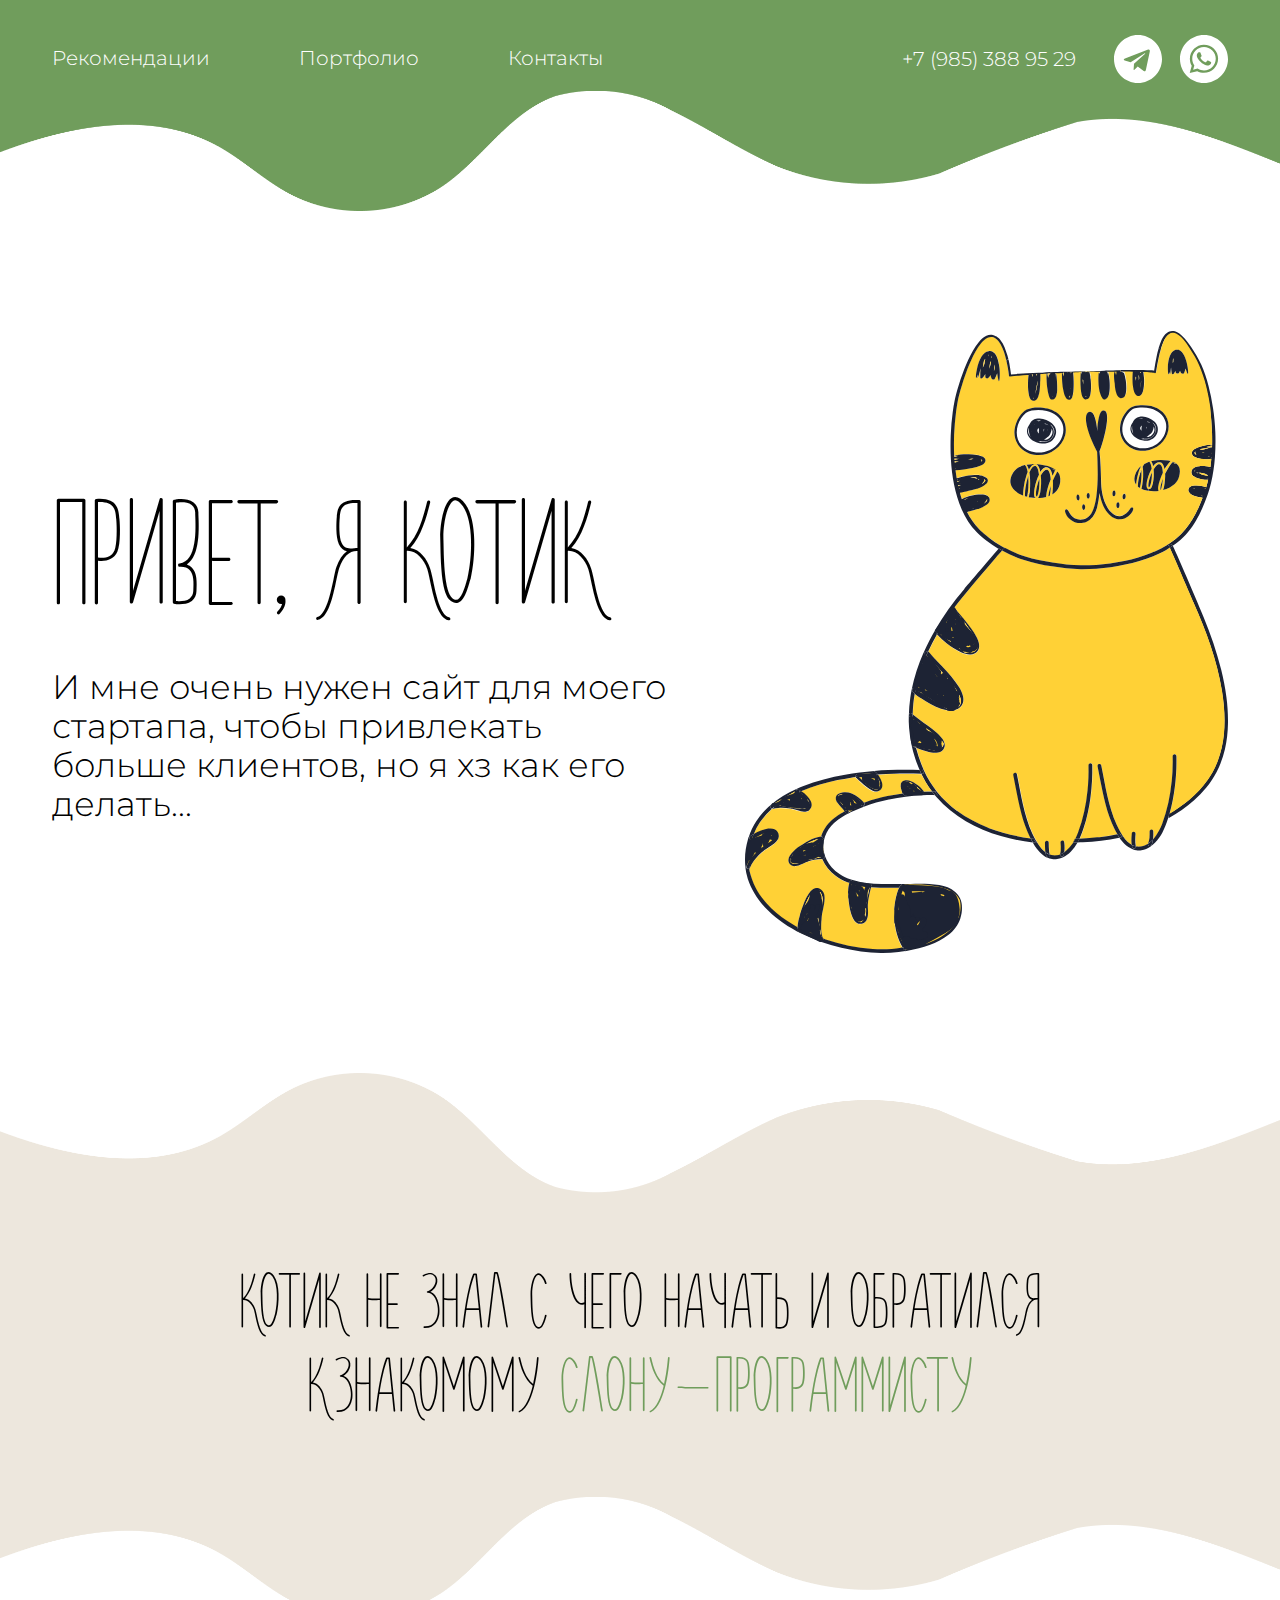
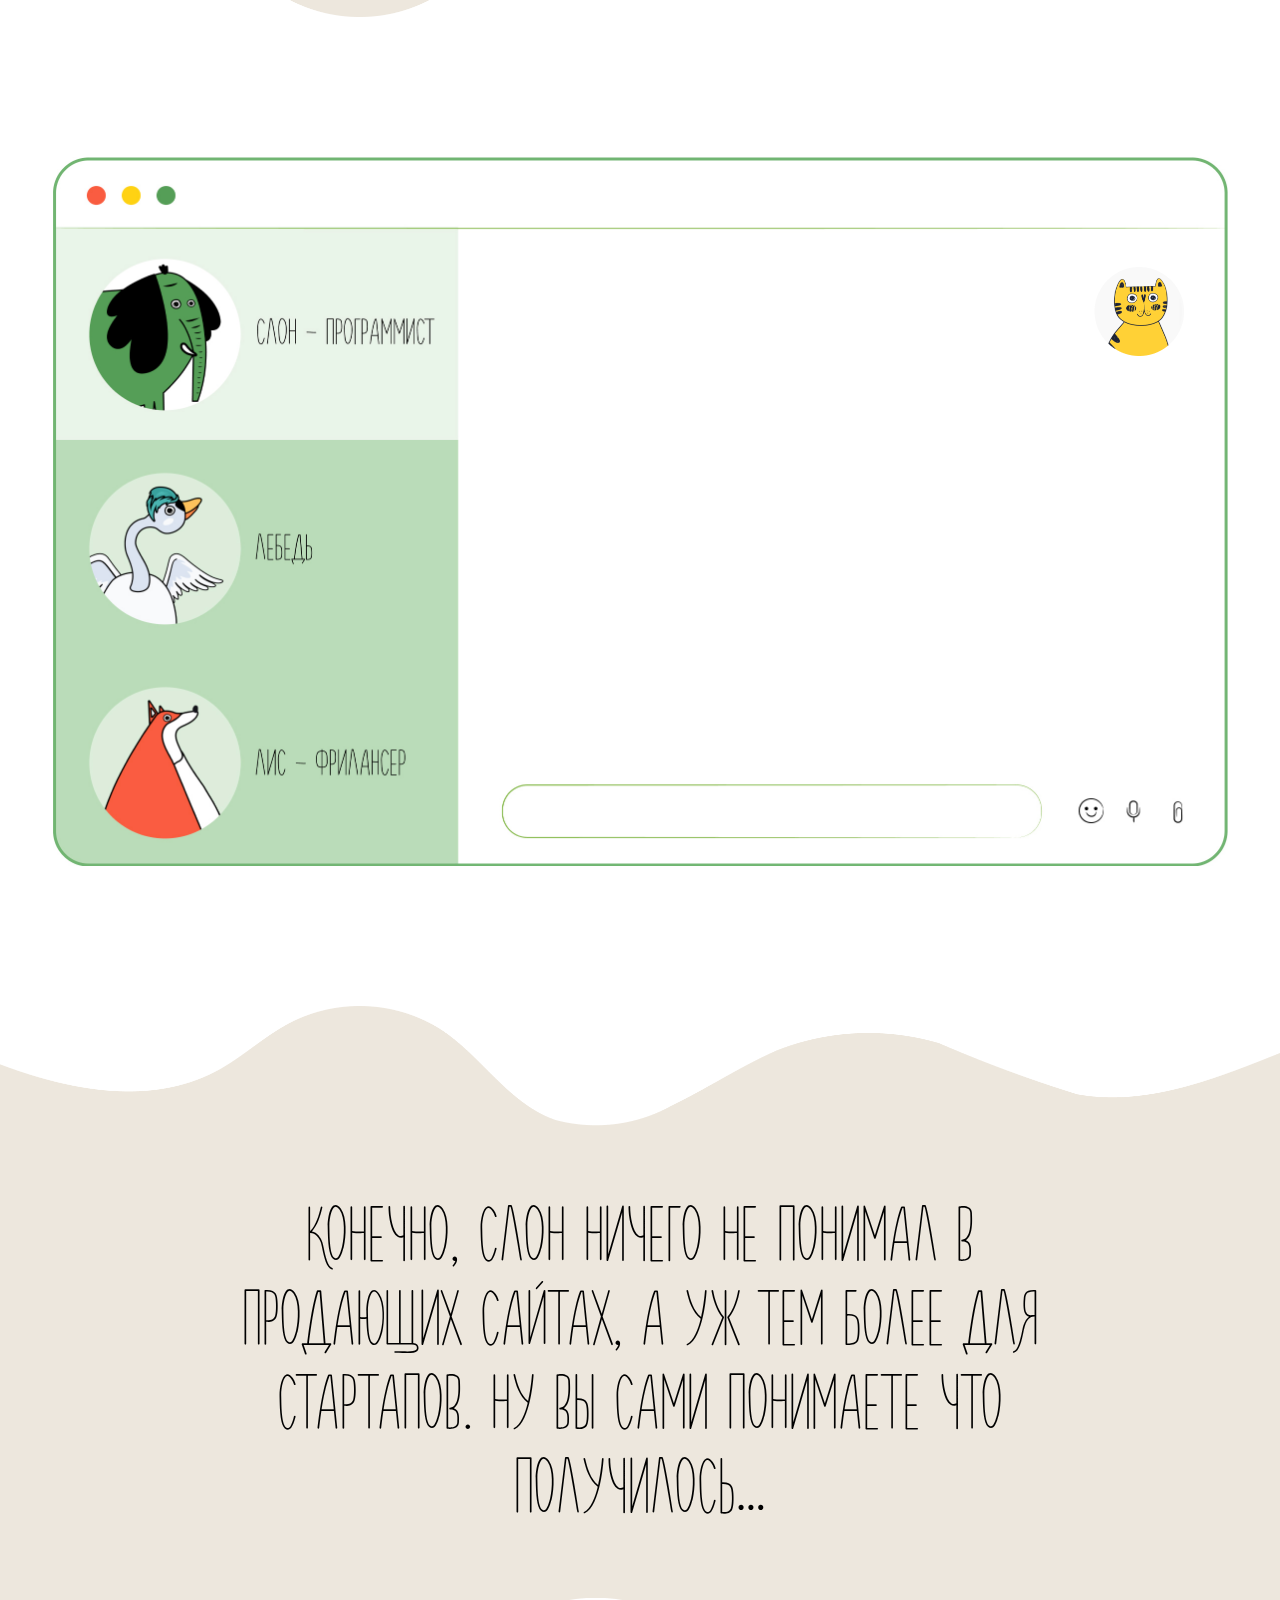
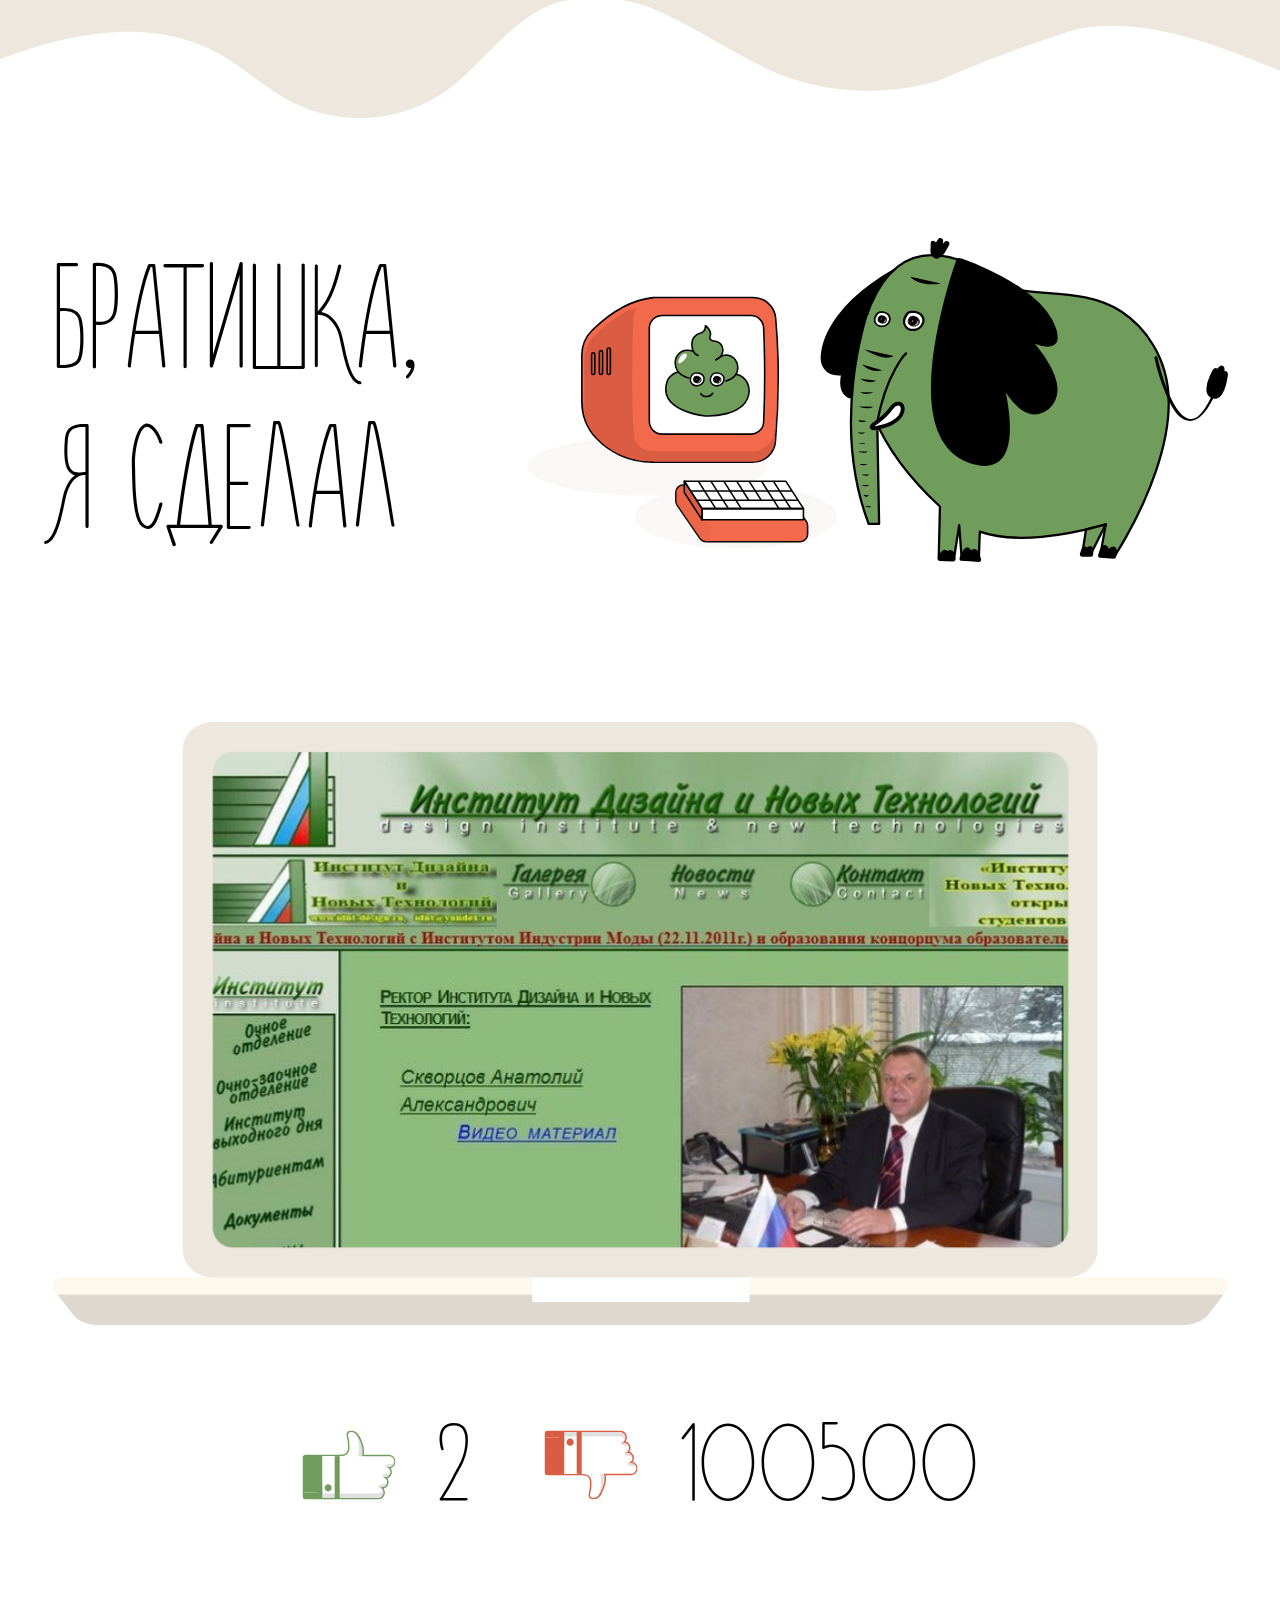
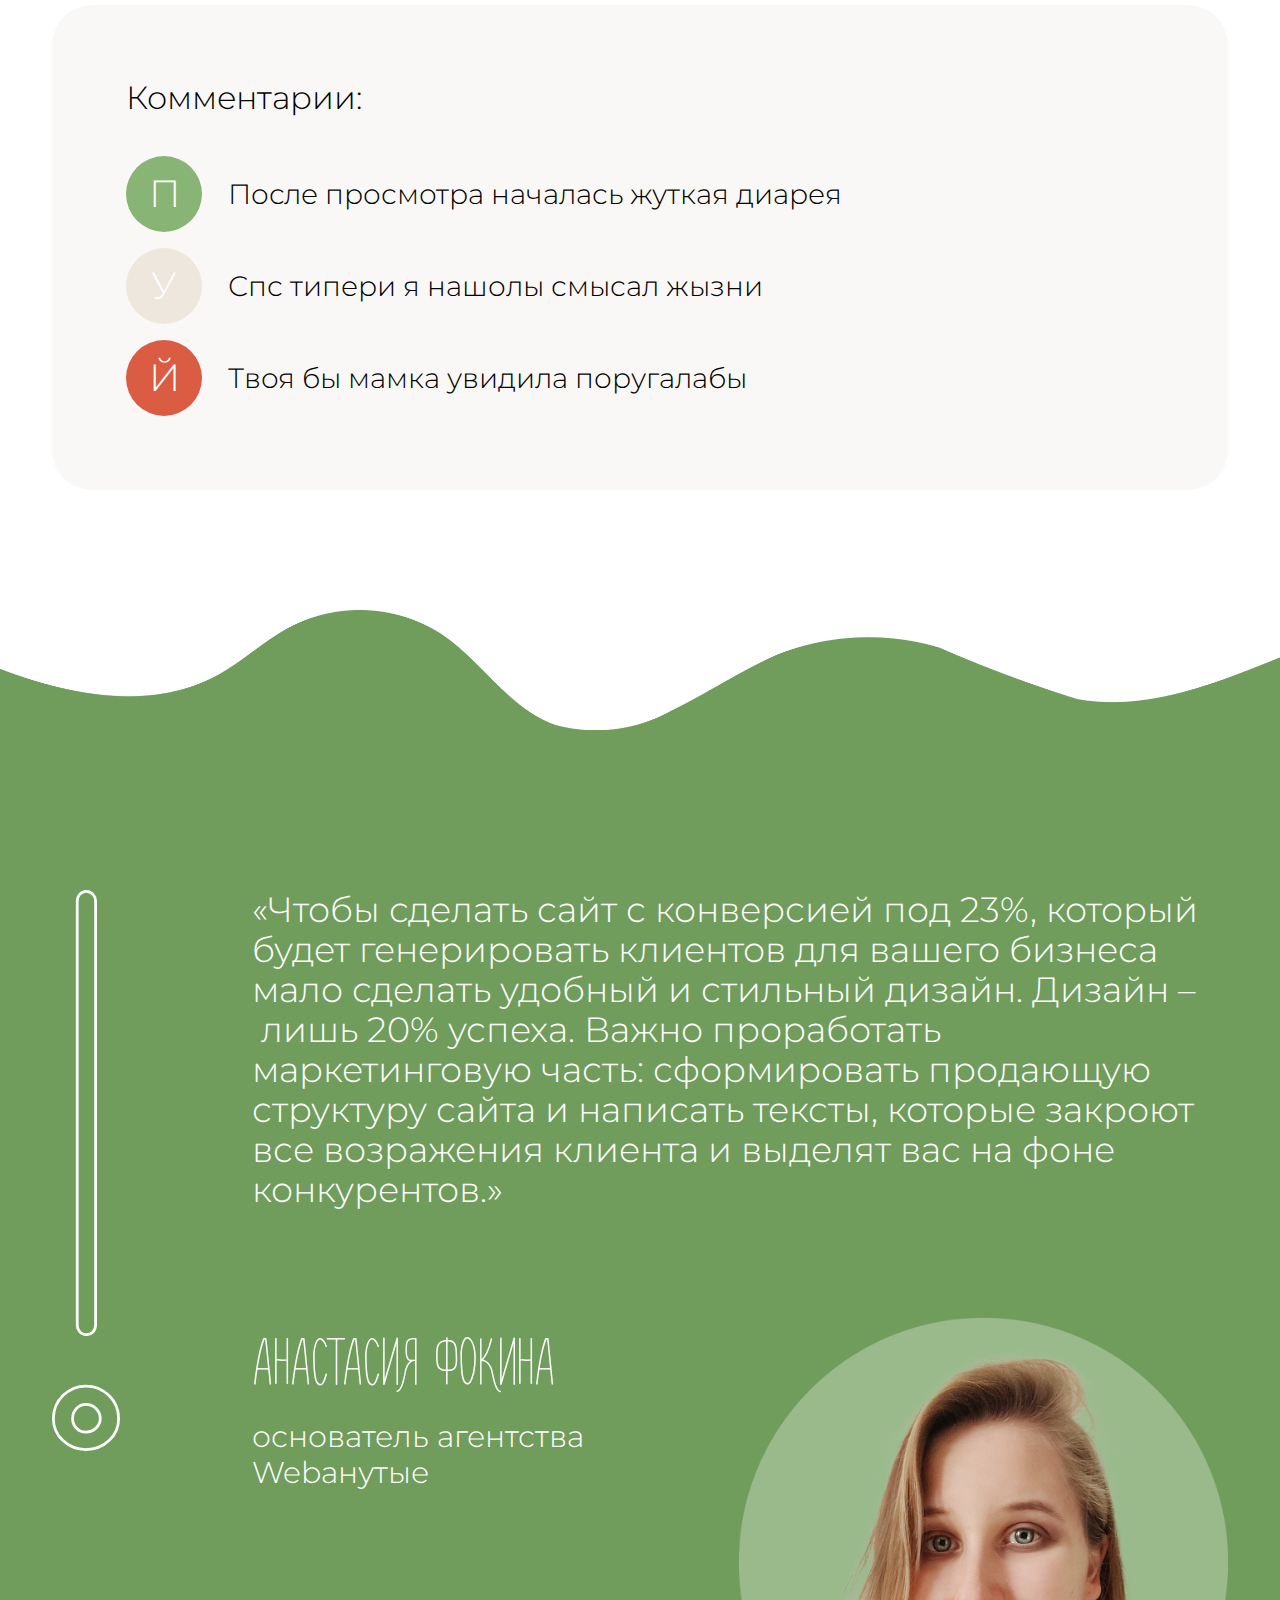
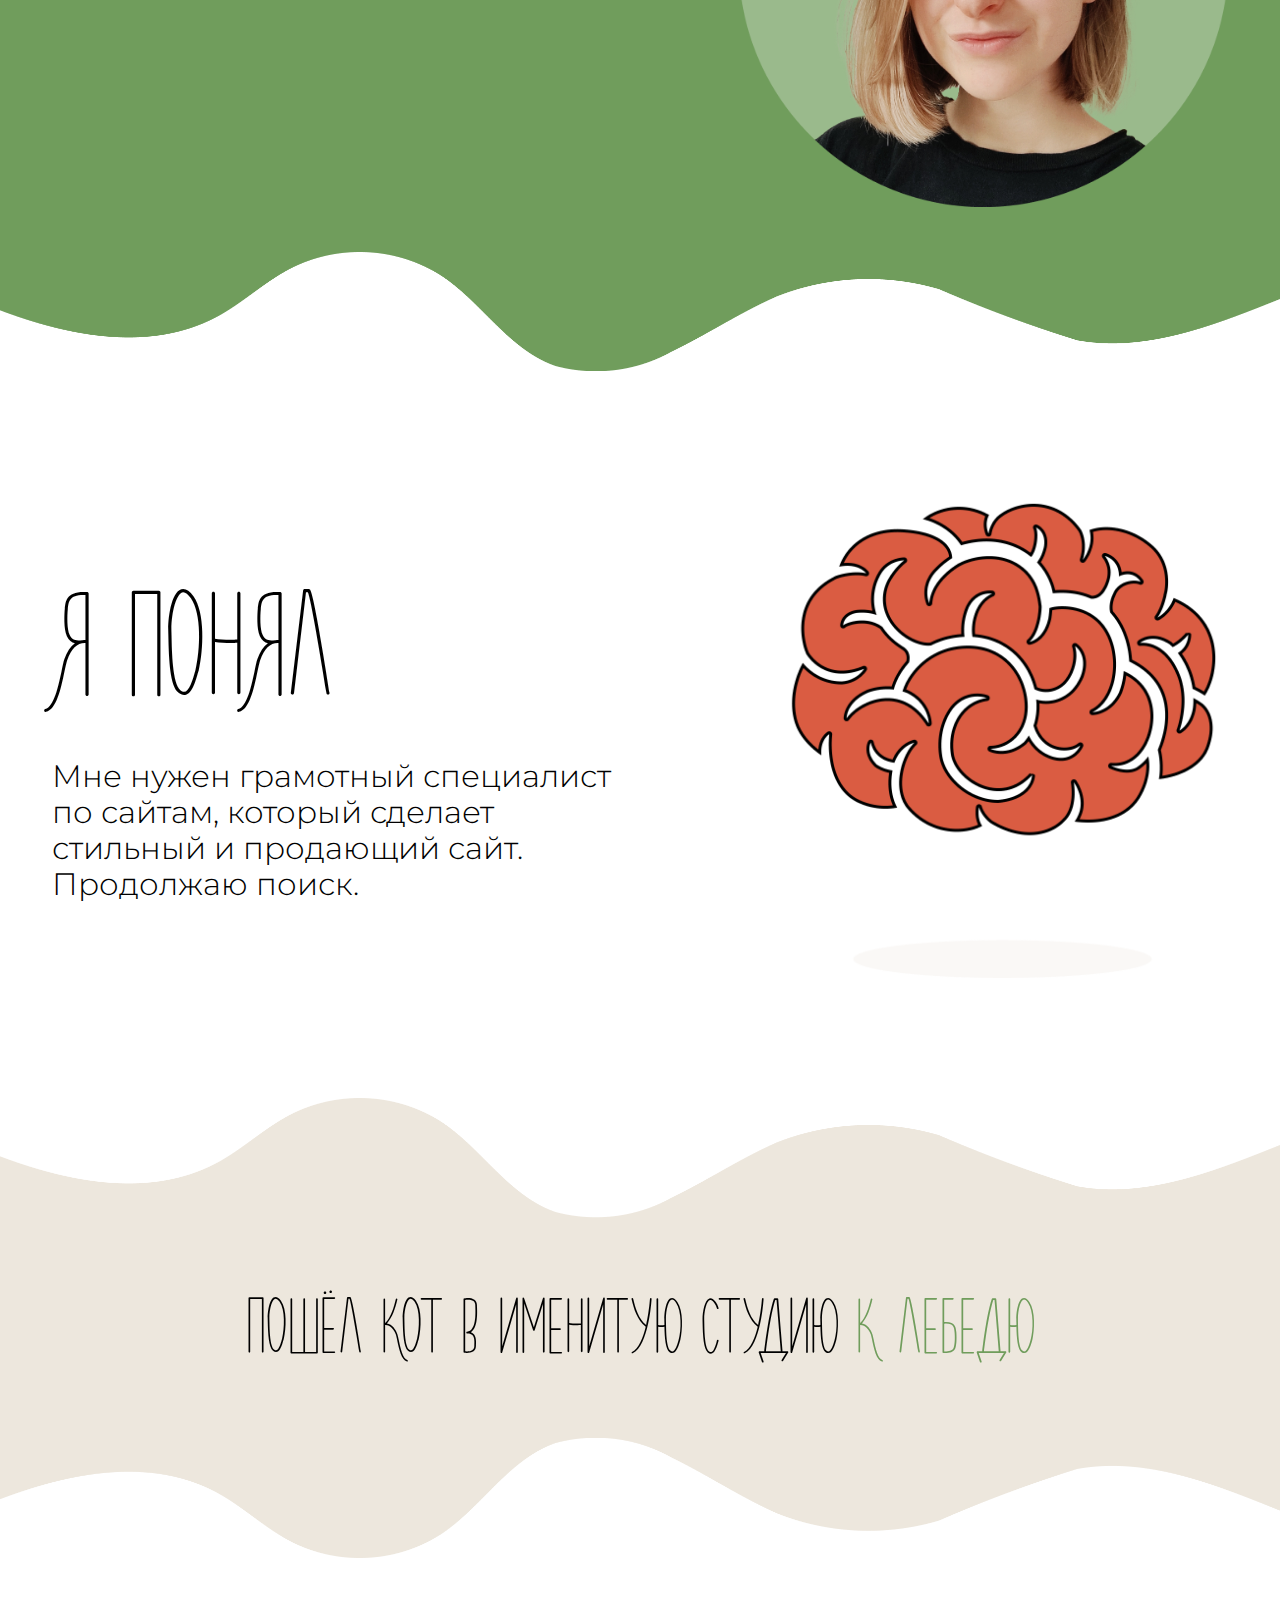
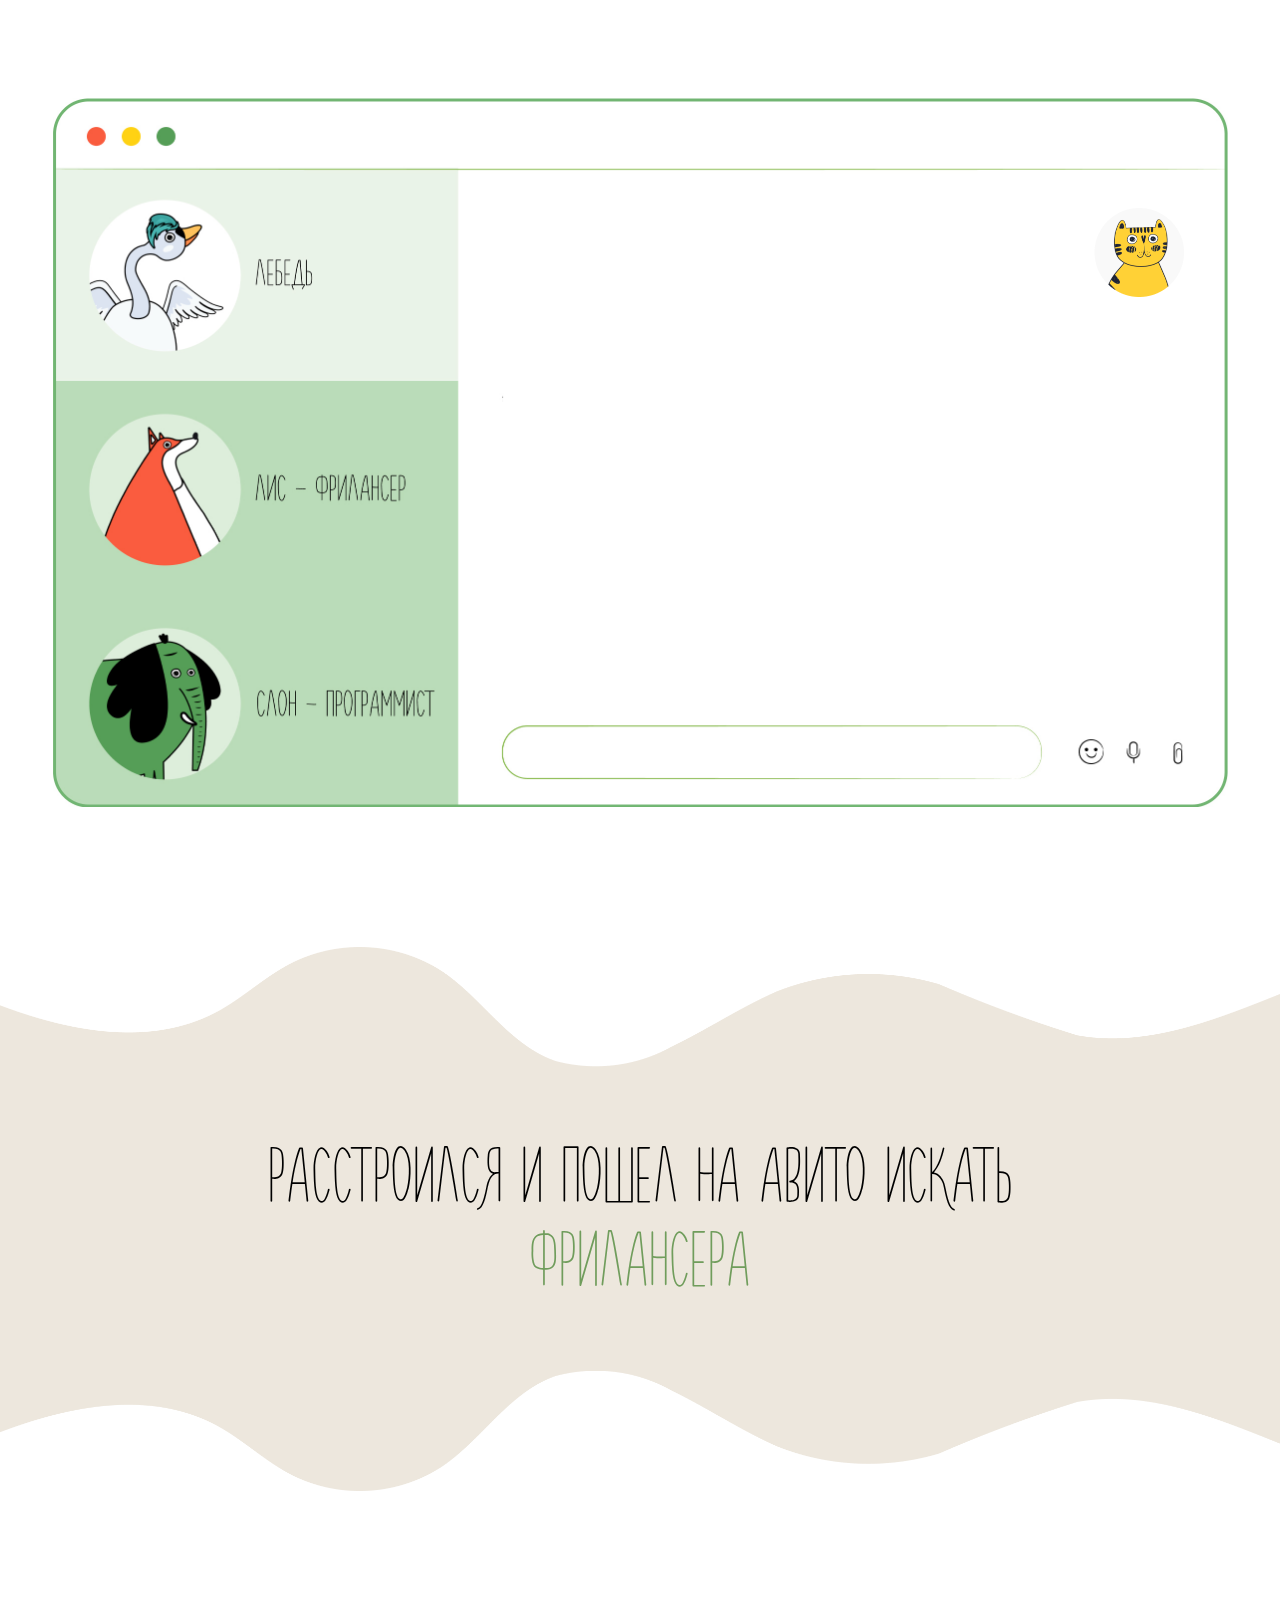
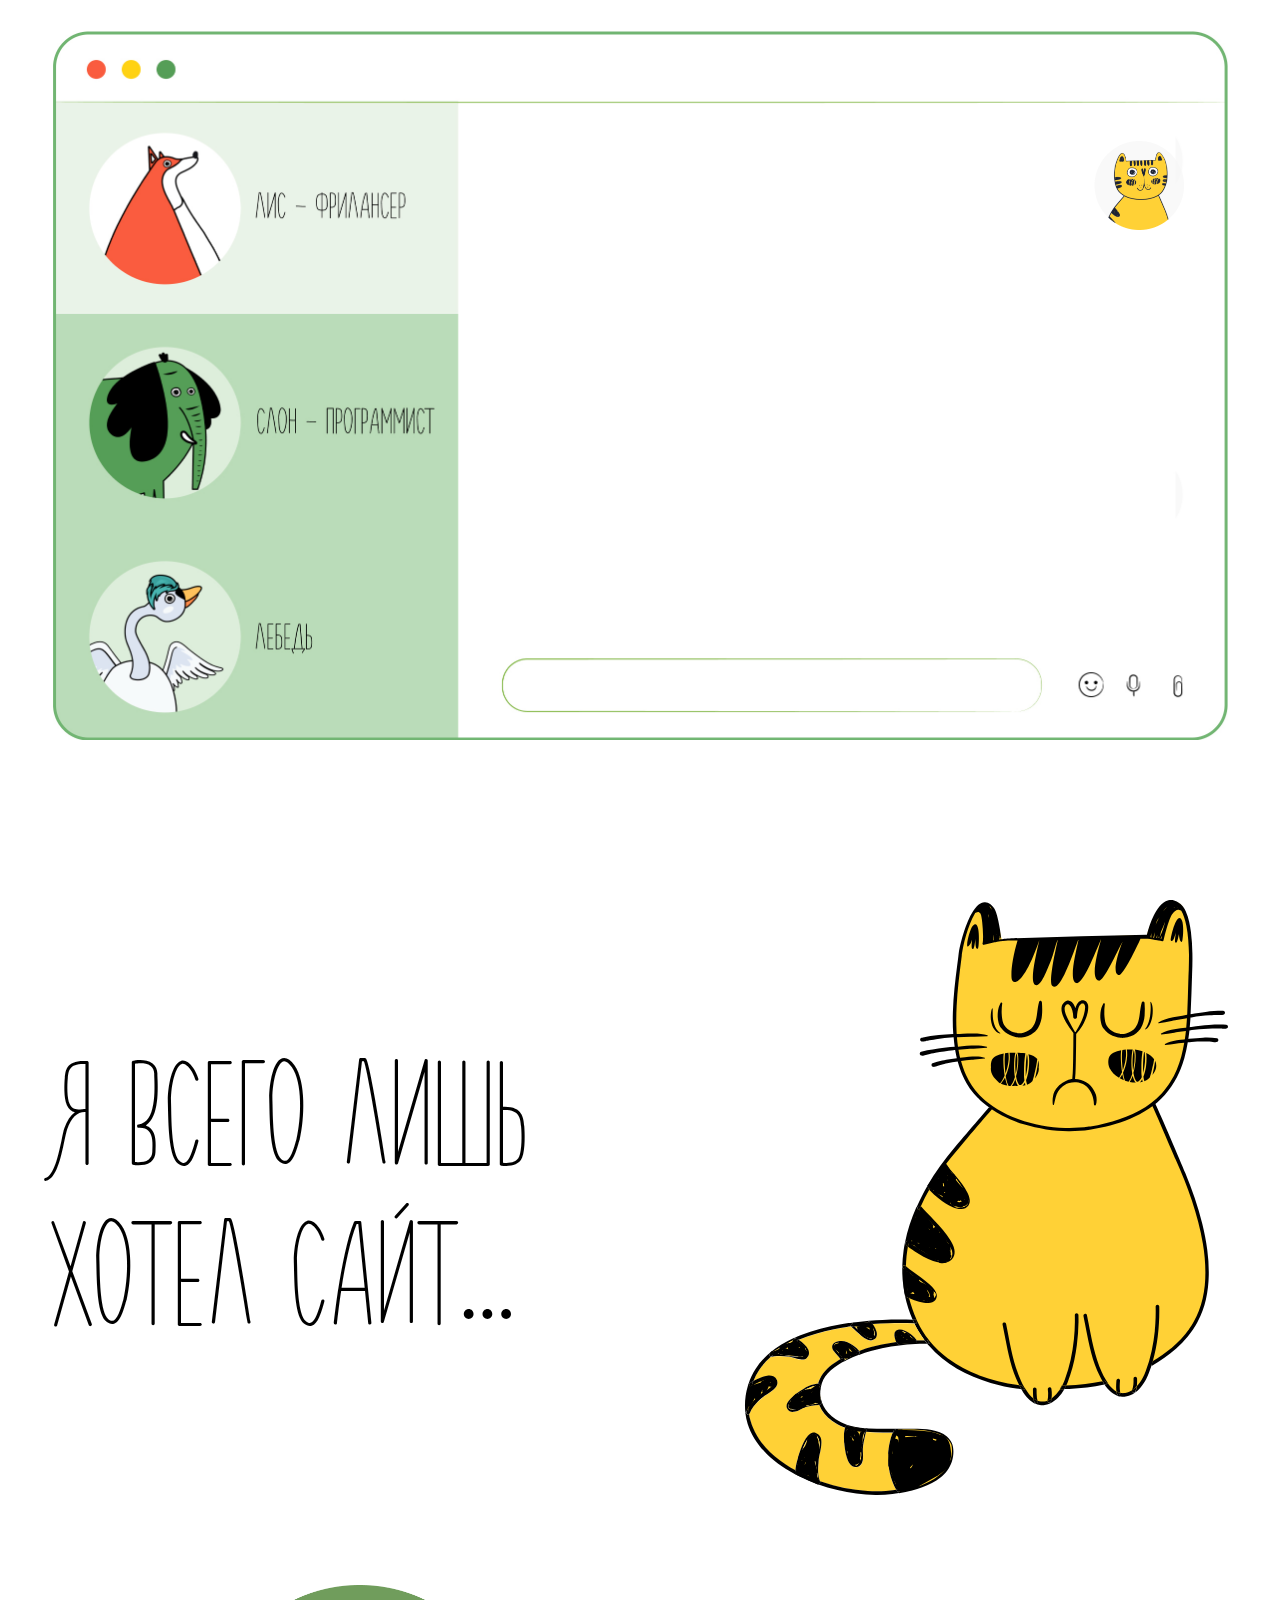
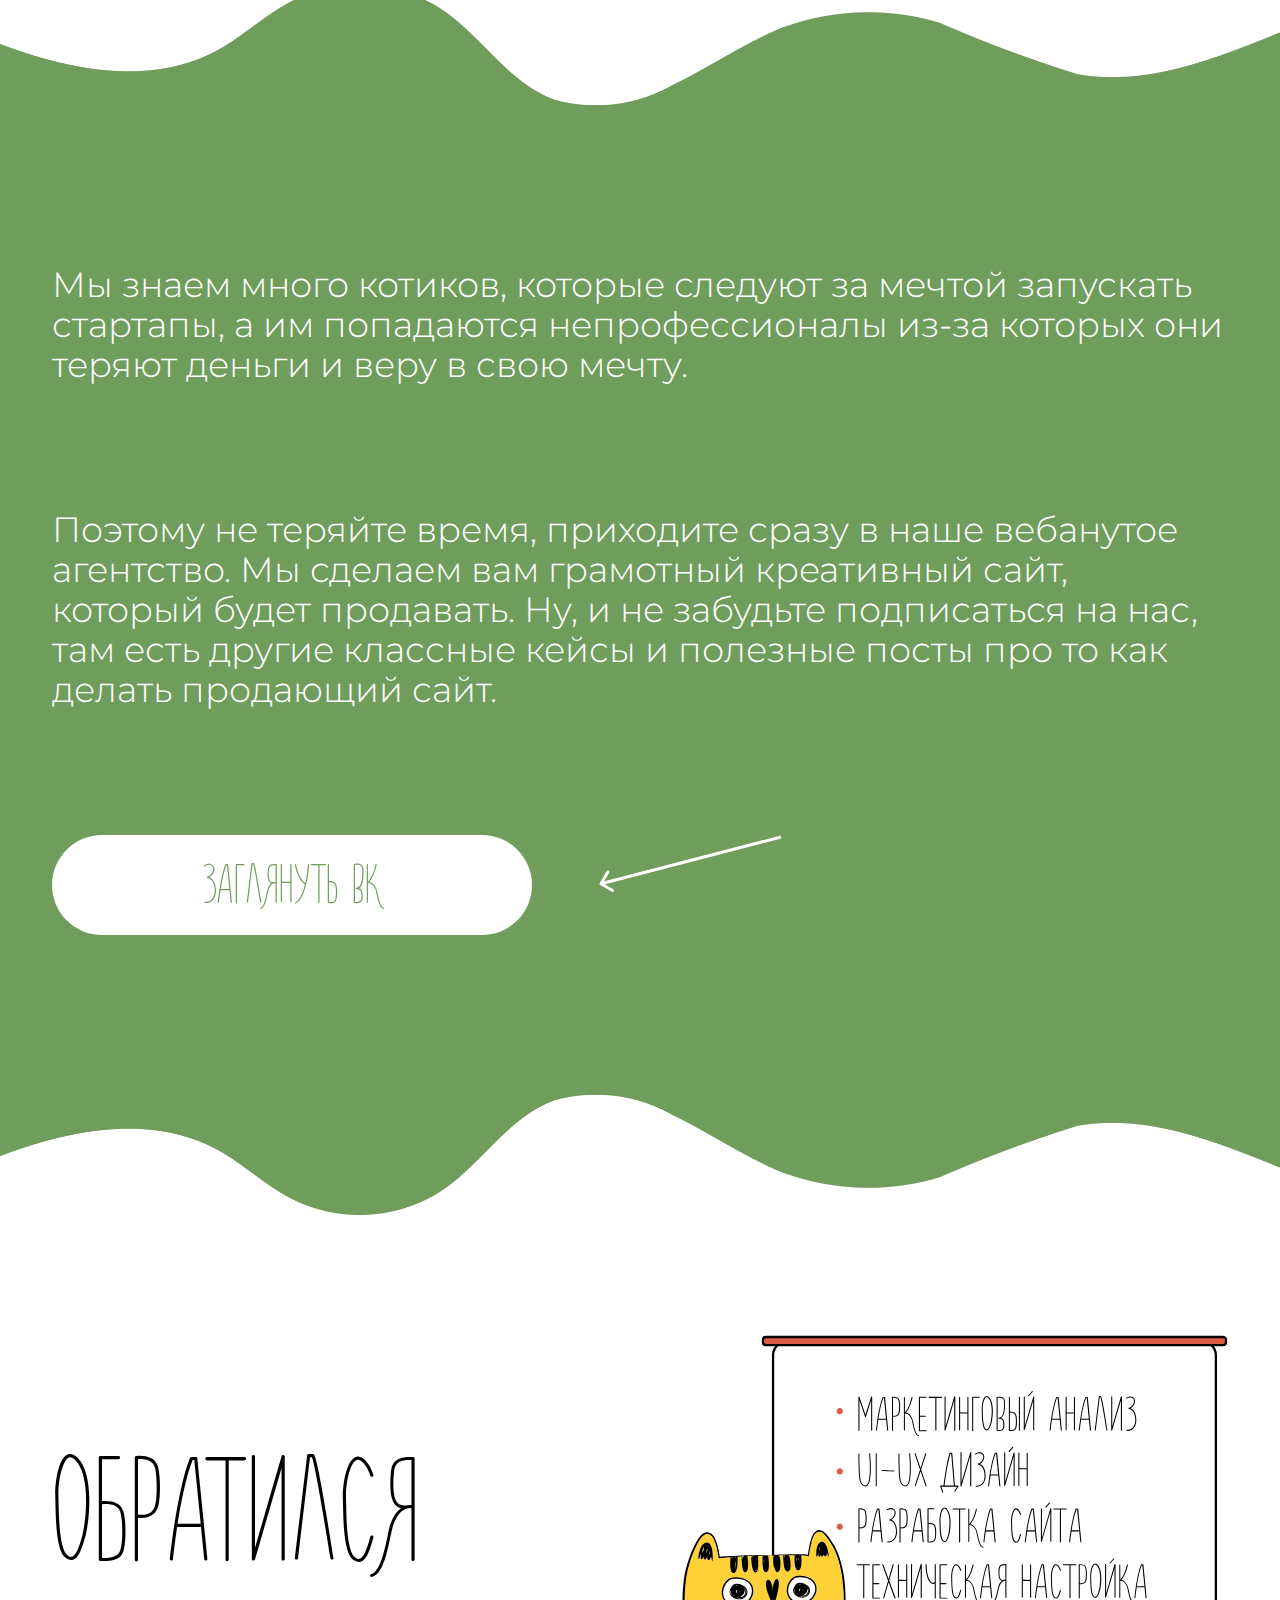
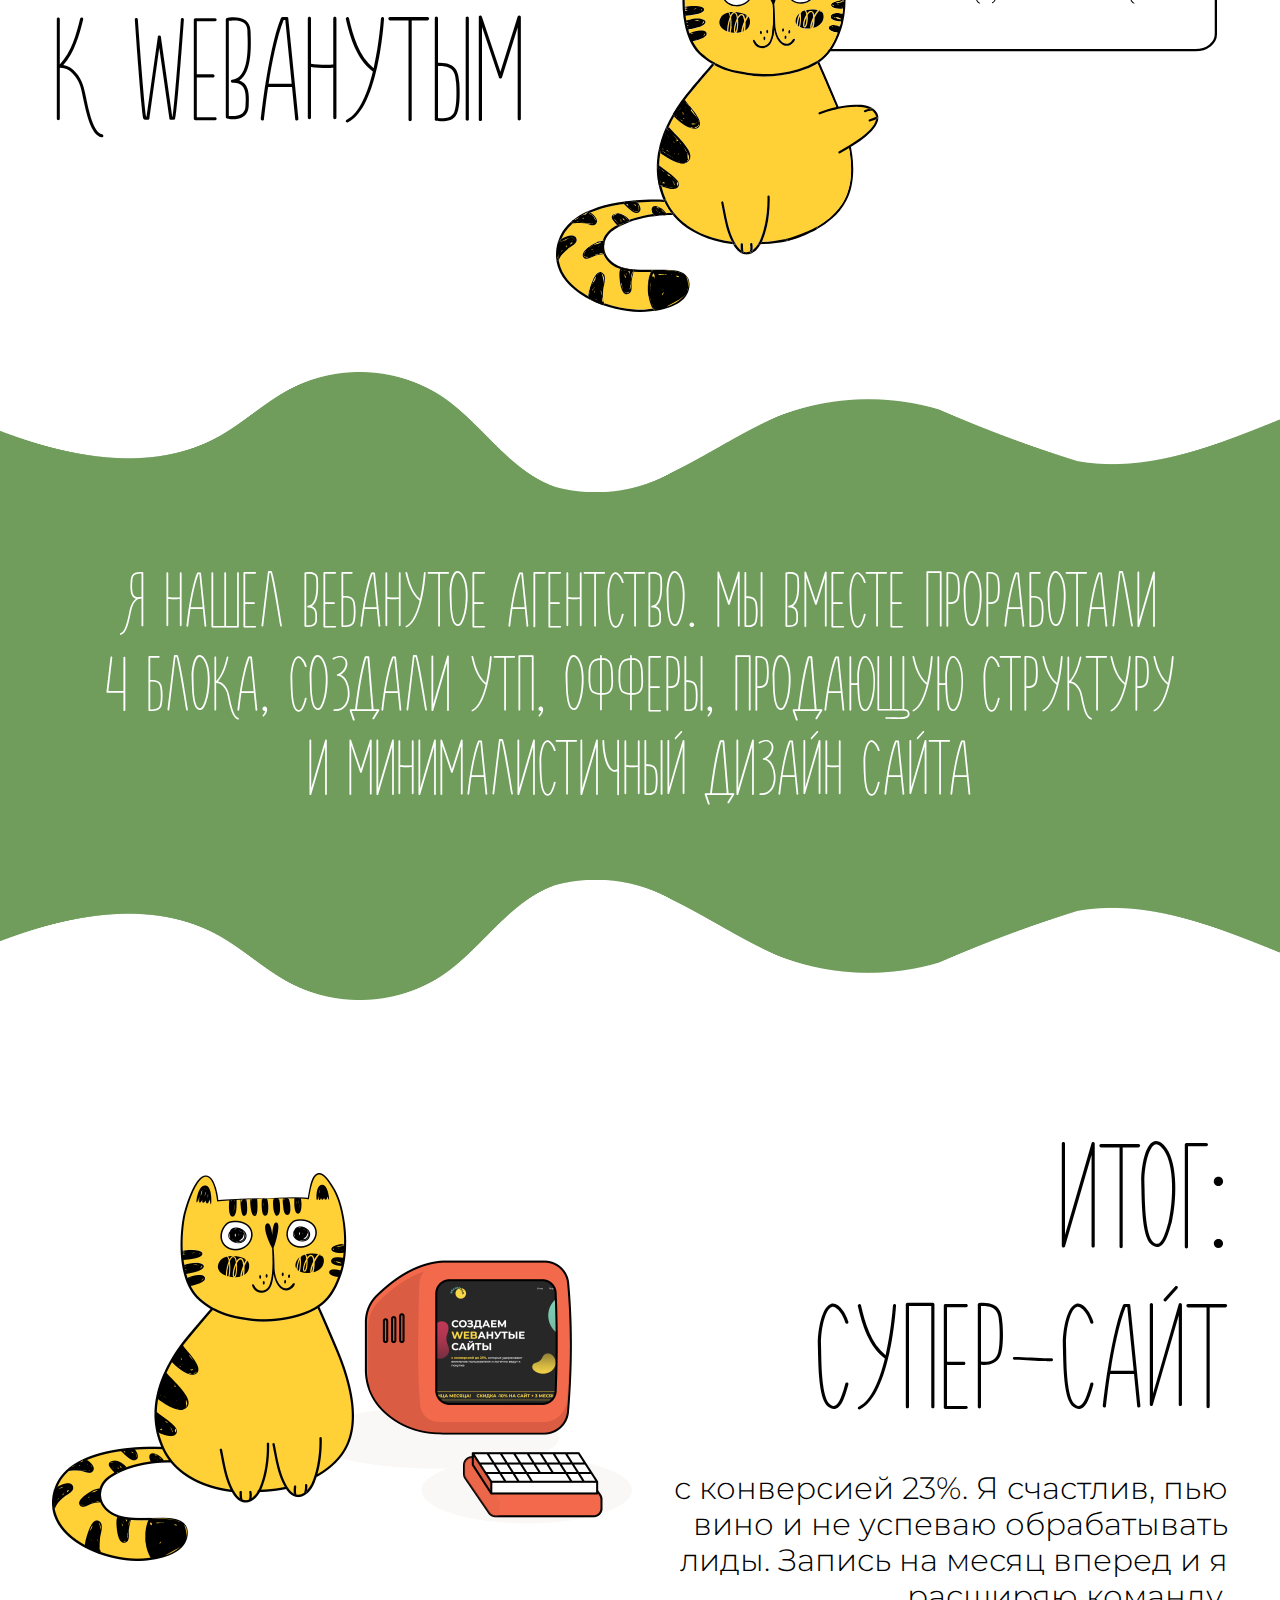
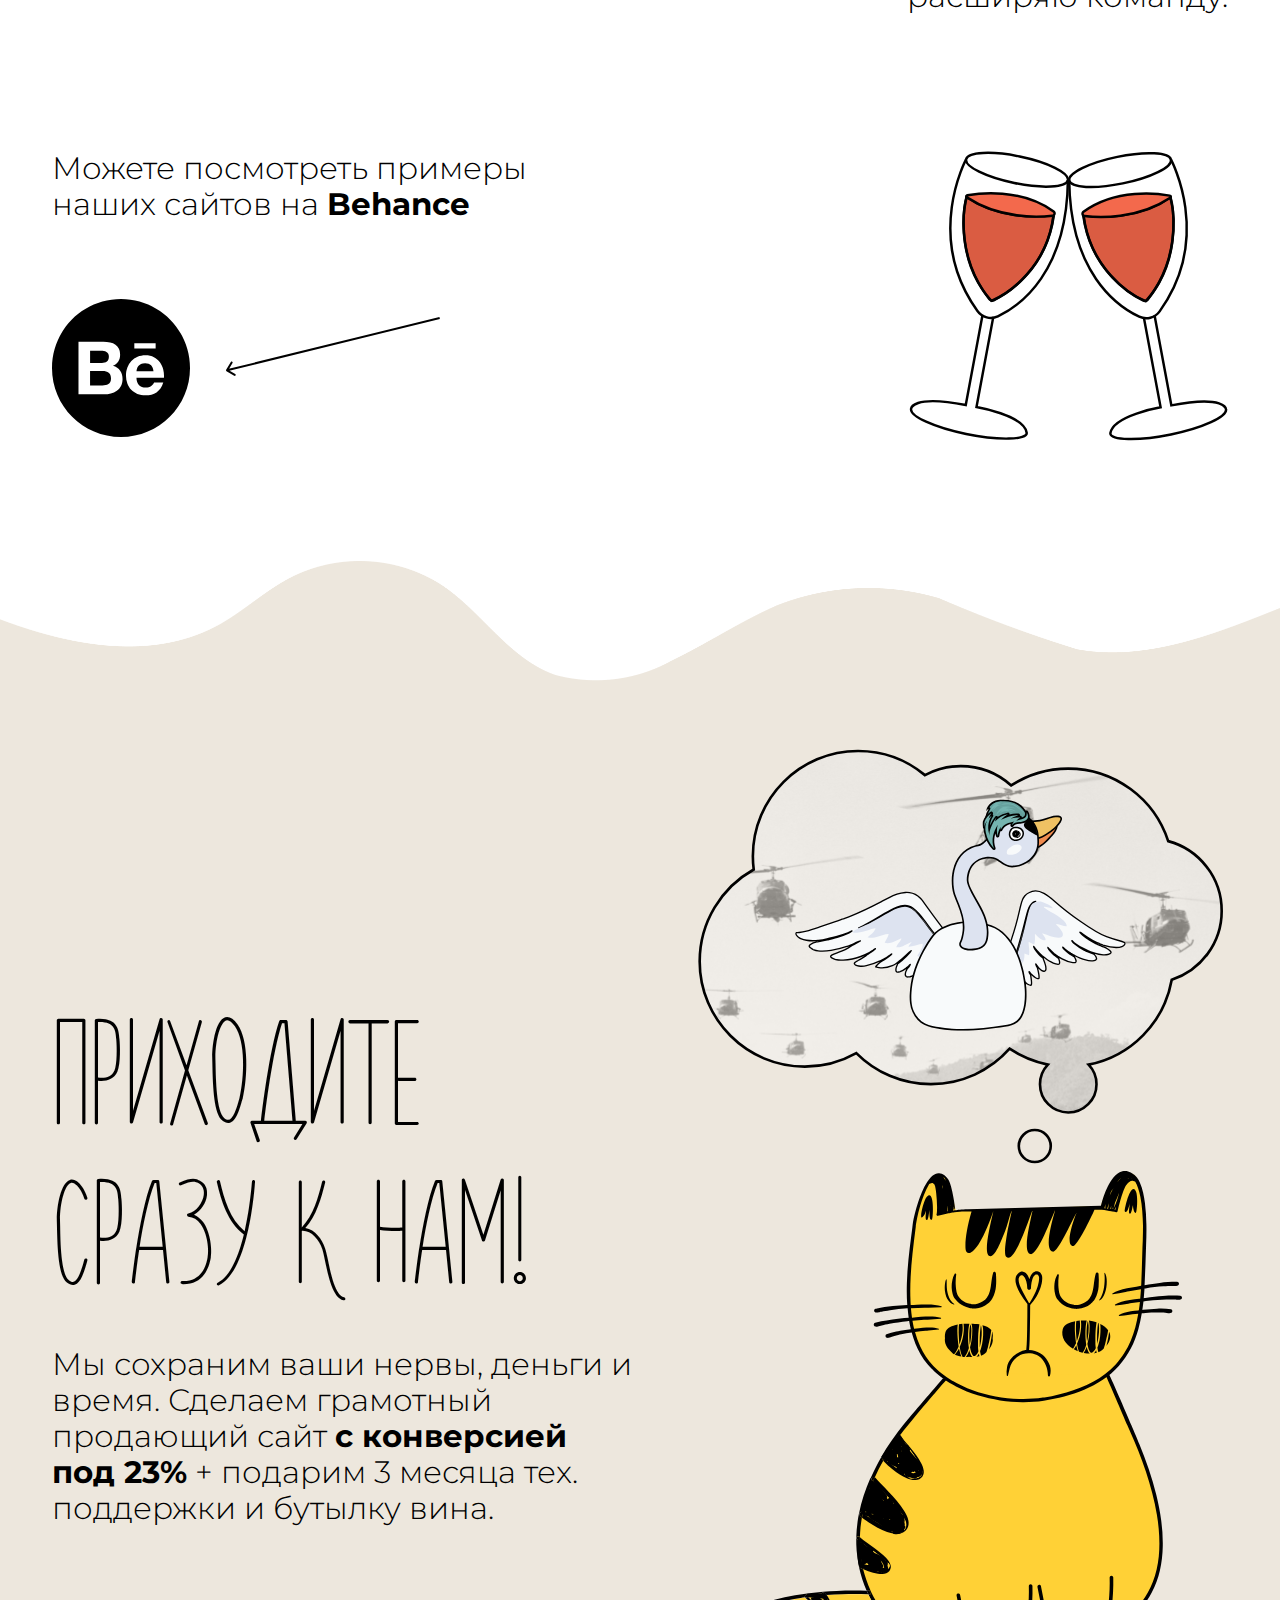
<file: cat/index.html>
﻿<!DOCTYPE html>
<html>
<head>
    <meta charset="UTF-8">
    <meta http-equiv="X-UA-Compatible" content="IE=Edge">
    <meta content="width=device-width, initial-scale=1, maximum-scale=1, user-scalable=no" name="viewport">
    <title>Котолэндинг</title>

    <link rel="apple-touch-icon" sizes="180x180" href="./img/apple-touch-icon.png">
    <link rel="icon" type="image/png" sizes="32x32" href="./img/favicon-32x32.png">
    <link rel="icon" type="image/png" sizes="16x16" href="./img/favicon-16x16.png">
    <link rel="manifest" href="./img/site.webmanifest">
    <link rel="mask-icon" href="./img/safari-pinned-tab.svg" color="#5bbad5">
    <meta name="msapplication-TileColor" content="#da532c">
    <meta name="theme-color" content="#ffffff">

    <link rel="preconnect" href="https://fonts.googleapis.com">
    <link rel="preconnect" href="https://fonts.gstatic.com" crossorigin>
    <link href="https://fonts.googleapis.com/css2?family=Montserrat:wght@300;400&display=swap" rel="stylesheet"> 


    <link href="./css/slick.css" rel="stylesheet"/>
    <link href="./css/slick-theme.css" rel="stylesheet"/>
    <link href="./css/animate.css" rel="stylesheet"/>
    <link href="./css/main.css" rel="stylesheet"/>
<!-- Yandex.Metrika counter -->
<script type="text/javascript" >
   (function(m,e,t,r,i,k,a){m[i]=m[i]||function(){(m[i].a=m[i].a||[]).push(arguments)};
   var z = null;m[i].l=1*new Date();
   for (var j = 0; j < document.scripts.length; j++) {if (document.scripts[j].src === r) { return; }}
   k=e.createElement(t),a=e.getElementsByTagName(t)[0],k.async=1,k.src=r,a.parentNode.insertBefore(k,a)})
   (window, document, "script", "https://mc.yandex.ru/metrika/tag.js", "ym");

   ym(88281846, "init", {
        clickmap:true,
        trackLinks:true,
        accurateTrackBounce:true,
        webvisor:true
   });
</script>
<noscript><div><img src="https://mc.yandex.ru/watch/88281846" style="position:absolute; left:-9999px;" alt="" /></div></noscript>
<!-- /Yandex.Metrika counter -->    
</head>
<body class="">
<header class="header">
    <div class="container">
        <div class="header-menu">
            <nav class="header-nav">
                <a class="header-nav__link" href="#rec">Рекомендации</a>
                <a class="header-nav__link" target="_blank" href="https://www.behance.net/webanuts">Портфолио</a>
                <a class="header-nav__link" href="#cont">Контакты</a>
            </nav>
            <nav class="header-contact">
                <a class="header-contact__tel" href="callto:+79853889529">+7 (985) 388 95 29</a>

                <div class="df">
                    <a class="header-contact__soc" target="_blank" href="https://t.me/taakeyourmeds">
                        <svg>
                            <use xlink:href="img/sprite.svg#icon-te"></use>
                        </svg>
                    </a>
                    <a class="header-contact__soc" target="_blank" href="https://wa.me/79853889529">
                        <svg>
                            <use xlink:href="img/sprite.svg#icon-wa"></use>
                        </svg>
                    </a>
                </div>
            </nav>
            <div class="header-menu__btn hambu">
                <div id="nav-icon4" class="">
                    <span></span>
                    <span></span>
                    <span></span>
                </div>
            </div>
        </div>
    </div>
</header>
<main>


 
    <div class="container">
        <article class="article article_intro">
            <div class="article__text">
                <h1>ПРИВЕТ, Я КОТИК</h1>
                <div class="subtext">
                    И мне очень нужен сайт для моего стартапа, чтобы привлекать больше клиентов, но я хз как его делать...
                </div>
            </div>
            <img src="./img/cat_1.svg" alt="ПРИВЕТ, Я КОТИК" class="article__pic">
        </article>
    </div>
    <article class="article article_mark">
        <div class="container">
            <h2>КОТИК НЕ ЗНАЛ С ЧЕГО НАЧАТЬ И ОБРАТИЛСЯ К&nbsp;ЗНАКОМОМУ <span>СЛОНУ&nbsp;&ndash;&nbsp;ПРОГРАММИСТУ</span></h2>
        </div>
    </article>
    <div class="container container_chat">
        <article class="article article_chat article_chat-1">
            <div class="chat">
                <div class="chat__message">
                    <div data-wow-offset="100" class="chat__message-item wow animate__animated animate__fadeIn">
                        Привет!<br>
                        Ты ж программист, 
                        может сделаешь мне 
                        сайт для стартапа?
                    </div>
                </div>
                <div class="chat__ava">
                    <img src="./img/ava_cat.png" alt="Аватарка котика">
                </div>
            </div>
            <div class="chat chat_reverse">
                <div class="chat__message">
                    <div data-wow-offset="100" data-wow-delay="0.3s" class="chat__message-item wow animate__animated animate__fadeIn">Друг, здарова!</div>
                    <div data-wow-offset="100" data-wow-delay="0.6s" class="chat__message-item wow animate__animated animate__fadeIn">Без проблем Братишка. Через 3 дня все будет.</div>
                    <div data-wow-offset="100" data-wow-delay="0.9s" class="chat__message-item wow animate__animated animate__fadeIn">Готово!</div>
                </div>
                <div data-wow-offset="100" data-wow-delay="0.3s" class="chat__ava wow animate__animated animate__fadeIn">
                    <img src="./img/ava_elephant.png" alt="Аватарка слона">
                </div>
            </div>
        </article>
    </div>
    <article class="article article_mark">
        <div class="container">
            <h2>КОНЕЧНО, СЛОН НИЧЕГО НЕ ПОНИМАЛ В ПРОДАЮЩИХ САЙТАХ, А УЖ ТЕМ БОЛЕЕ ДЛЯ СТАРТАПОВ. НУ ВЫ САМИ ПОНИМАЕТЕ ЧТО ПОЛУЧИЛОСЬ…</h2>
        </div>
    </article>
    <div class="container">
        <article class="article article_ready">
             <div class="article_ready-col">
                <div class="article__text">
                    <h2>БРАТИШКА,<br>Я СДЕЛАЛ</h2>
                </div>
                <img src="./img/elephant.svg" alt="Я СДЕЛАЛ" class="article__pic">
            </div>
            <img src="./img/laptop.png" alt="laptop" class="article_ready-pic">
            <div class="vote">
                <div class="vote__like">
                    <img src="./img/like.svg" alt="">
                    <div>2</div> 
                </div>
                <div class="vote__like vote__like_dis">
                    <img src="./img/dislike.svg" alt="">
                    <div>100500</div>
                </div>
            </div> 
            <div class="comment">
                <p class="comment__title">Комментарии:</p>
                <div class="comment__item">
                    <span>П</span>
                    После просмотра началась жуткая диарея
                </div>
                <div class="comment__item">
                    <span>У</span>
                    Спс типери я нашолы смысал жызни
                </div>
                <div class="comment__item">
                    <span>Й</span>
                    Твоя бы мамка увидила поругалабы
                </div>
            </div>
        </article>
    </div>
    <article id="rec" class="article article_mark article_green article_green-top">
        <div class="container">
            <div class="note">
                <img class="note__pic" src="./img/exclamation.svg" alt="">
                <div class="note__text">
                    <div class="note__quote">
                        «Чтобы сделать сайт с конверсией под 23%, который будет 
                        генерировать клиентов для вашего бизнеса мало сделать удобный и стильный дизайн. 
                        Дизайн&nbsp;&ndash;&nbsp;лишь 20% успеха. Важно проработать маркетинговую часть: сформировать продающую 
                        структуру сайта и написать тексты, которые закроют все возражения клиента 
                        и выделят вас на фоне конкурентов.»
                        <div></div>
                    </div>
                    <div class="note__name">
                        АНАСТАСИЯ ФОКИНА
                    </div>
                    <div class="note__sub">
                        основатель агентства<br>Webанутые
                    </div>
                </div>
                <img class="note__ava" src="./img/ava.png" alt="">
            </div>
        </div>
    </article>
    <div class="container">
        <article class="article article_ready article_brain">
             <div class="article_ready-col article_ready-colbrain">
                <div class="article__text">
                    <h2>Я ПОНЯЛ</h2>
                    <p>Мне нужен грамотный специалист по сайтам, который сделает стильный и продающий сайт. Продолжаю поиск.</p>
                </div>
                <img src="./img/brain.png" alt="" class="article__pic article__pic_brain">
            </div>
        </article>
    </div>
    <article class="article article_mark">
        <div class="container">
            <h2>ПОШЁЛ КОТ В ИМЕНИТУЮ СТУДИЮ <span>К ЛЕБЕДЮ</span></h2>
        </div>
    </article>
    <div class="container container_chat">
        <article class="article article_chat article_chat-2">
            <div class="chat">
                <div class="chat__message">
                    <div class="chat__message-item wow animate__animated animate__fadeIn">
                        Приветствую!<br>Мне нужен продающий сайт для стартапа. Сколько стоит?
                    </div>
                </div>
                <div class="chat__ava">
                    <img src="./img/ava_cat.png" alt="Аватарка котика">
                </div>
            </div>
            <div class="chat chat_reverse">
                <div class="chat__message">
                    <div data-wow-offset="100" data-wow-delay="0.3s" class="chat__message-item wow animate__animated animate__fadeIn">Заполни анкету на 100 вопросов по ссылке. Мы посчитаем.</div>
                    <div data-wow-offset="100" data-wow-delay="0.6s" class="chat__message-item wow animate__animated animate__fadeIn">Впрочем, неважно, сделаем тебе аху*нный лендос за 5 млн </div>
                </div>
                <div data-wow-offset="100" data-wow-delay="0.3s" class="chat__ava wow animate__animated animate__fadeIn">
                    <img src="./img/ava_swan.png" alt="">
                </div>
            </div>
            <div class="chat">
                <div class="chat__message">
                    <div data-wow-offset="100" data-wow-delay="0.9s" class="chat__message-item wow animate__animated animate__fadeIn">
                        Но у меня бюджет 70 тыс.
                    </div>
                </div>
                <div data-wow-offset="100" data-wow-delay="0.9s" class="chat__ava wow animate__animated animate__fadeIn">
                    <img src="./img/ava_cat.png" alt="Аватарка котика">
                </div>
            </div>
            <div data-wow-offset="100" data-wow-delay="1.5s" class="chat chat_cancel wow animate__animated animate__fadeIn">*Пользователь забанил вас*</div>
        </article>
    </div>
    <article class="article article_mark">
        <div class="container">
            <h2>РАССТРОИЛСЯ И ПОШЕЛ НА АВИТО ИСКАТЬ<br><span>ФРИЛАНСЕРА</span></h2>
        </div>
    </article>
    <div class="container container_chat">
        <article class="article article_chat article_chat-3">
            <div class="chat">
                <div class="chat__message">
                    <div class="chat__message-item wow animate__animated animate__fadeIn">
                        Приветствую!<br>Мне нужен продающий сайт для стартапа. Сколько стоит?
                    </div>
                </div>
                <div class="chat__ava">
                    <img src="./img/ava_cat.png" alt="Аватарка котика">
                </div>
            </div>
            <div class="chat chat_reverse">
                <div class="chat__message">
                    <div data-wow-offset="100" data-wow-delay="0.3s" class="chat__message-item wow animate__animated animate__fadeIn">
                        Сделаю тебе маркетинг, копирайтинг, дизайн, напишу 
                        код и сделаю интеграцию с СRМ 
                        с 50% скидкой. Цена 15 тыс. Оплата вперед на карту.
                    </div>
                </div>
                <div data-wow-offset="100" data-wow-delay="0.3s" class="chat__ava wow animate__animated animate__fadeIn">
                    <img src="./img/ava_fox.png" alt="">
                </div>
            </div>
            <div class="chat">
                <div class="chat__message">
                    <div data-wow-offset="100" data-wow-delay="0.3s" class="chat__message-item wow animate__animated animate__fadeIn">
                        Оплатил.
                    </div>
                    <div data-wow-offset="100" data-wow-delay="0.6s" class="chat__message-item wow animate__animated animate__fadeIn">
                        Уже 10 дней прошло, сайт готов?
                    </div>
                    <div data-wow-offset="100" data-wow-delay="0.9s" class="chat__message-item wow animate__animated animate__fadeIn">
                        Верни деньги, ублюдок!
                    </div>
                </div>
                <div data-wow-offset="100" data-wow-delay="0.3s" class="chat__ava wow animate__animated animate__fadeIn">
                    <img src="./img/ava_cat.png" alt="Аватарка котика">
                </div>
            </div>
            <div data-wow-offset="100" data-wow-delay="1.5s" class="chat chat_cancel wow animate__animated animate__fadeIn">*Пользователь сменил номер телефона*</div>
        </article>
        <div class="article_ready-col article_ready-col3">
            <div class="article__text">
                <h2>Я ВСЕГО ЛИШЬ ХОТЕЛ САЙТ…</h2>
            </div>
            <img src="./img/cat_2.svg" alt="" class="article__pic">
        </div>
    </div>
    <article class="article article_mark article_green">
        <div class="container">
            <div class="note__text">
                <div class="note__quote nobg">
                    Мы знаем много котиков, которые следуют за мечтой запускать стартапы, а им попадаются непрофессионалы из-за которых они 
                    теряют деньги и веру в свою мечту. 
                </div>
                <div class="note__quote nobg">
                    Поэтому не теряйте время, приходите сразу в наше вебанутое агентство. Мы сделаем вам грамотный креативный сайт, который будет продавать. Ну, 
                    и не забудьте подписаться на нас, там есть другие классные кейсы и полезные 
                    посты про то как делать продающий сайт.
                </div>
                <a target="_blank" href="https://vk.com/webanuts" class="btn">ЗАГЛЯНУТЬ ВК</a>
            </div>
        </div>
    </article>
    <div class="container">
        <article class="article article_ready article_board">
             <div class="article_ready-col">
                <div class="article__text">
                    <h2>ОБРАТИЛСЯ<br>К WEBАНУТЫМ</h2>
                </div>
                <div class="board">
                    <img src="./img/cat_3.svg" alt="" class="board__cat">
                    <img src="./img/board.svg" alt="" class="board__board">
                </div>
            </div>
        </article>
    </div>
    <article class="article article_mark article_mark-green">
        <div class="container">
            <h2>Я НАШЕЛ ВЕБАНУТОЕ АГЕНТСТВО. МЫ ВМЕСТЕ ПРОРАБОТАЛИ 4&nbsp;&nbsp;&nbsp;&nbsp;&nbsp;&nbsp;БЛОКА, СОЗДАЛИ УТП, ОФФЕРЫ, ПРОДАЮЩУЮ СТРУКТУРУ И&nbsp;&nbsp;&nbsp;&nbsp;&nbsp;&nbsp;МИНИМАЛИСТИЧНЫЙ ДИЗАЙН САЙТА</h2>
        </div>
    </article>  
    <div class="container">
        <article class="article article_total">
            <div class="total">
                <div class="article_ready-col">
                    <img src="./img/result.png" alt="" class="article__pic result-pic">
                    <div class="article__text">
                        <h2>ИТОГ: <span>СУПЕР-САЙТ</span></h2>
                        <p>с конверсией 23%. Я счастлив, пью вино и не успеваю обрабатывать лиды. Запись на месяц вперед и я расширяю команду.</p>
                    </div>
                </div>
            </div>
            <div class="result">
                <div class="result__desc article__text">
                    <p>Можете посмотреть примеры наших сайтов на <b>Behance</b></p>
                    <a target="_blank" href="https://www.behance.net/webanuts" class="soc">
                        <svg>
                            <use xlink:href="img/sprite.svg#icon-be"></use>
                        </svg>
                    </a>
                </div>
                <img src="./img/wine.svg" alt="" class="result__pic">
            </div>
        </article>
    </div>
    <article class="article article_mark article_brown article_p">
        <div class="container">
            <div class="article_col col">
                <div class="article__text">
                    <h2><span class="wrap">ПРИХОДИТЕ</span> СРАЗУ К НАМ!</h2>
                    <p>Мы сохраним ваши нервы, деньги 
                        и время. Сделаем грамотный продающий сайт <b>с&nbsp;конверсией под 23%</b> +&nbsp;подарим 3 месяца тех. поддержки и бутылку вина.</p>
                </div>
                <div class="dream">
                    <div class="dream__col">
                        <div id="slick_1">
                            <div><img src="./img/dream_1.svg" alt=""></div>
                            <div><img src="./img/dream_2.svg" alt=""></div>
                            <div><img src="./img/dream_3.svg" alt=""></div>
                            <div><img src="./img/dream_4.svg" alt=""></div>
                        </div>
                    </div>
                    <div class="dream__col">
                        <div class="dream__col">
                            <div id="slick_2">
                                <div><img src="./img/cat_2.svg" alt=""></div>
                                <div><img src="./img/cat_2.svg" alt=""></div>
                                <div><img src="./img/cat_2.svg" alt=""></div>
                                <div><img src="./img/cat_6.svg" alt=""></div>
                            </div>
                        </div>
                    </div>
                </div>
            </div>
        </div>
    </article> 
    <div id="cont" class="container container-over">
        <article class="article article_ready article_brain">
             <div class="article_ready-col">
                <div class="article__text">
                    <h2>ВАМ НУЖЕН САЙТ?</h2>
                    <p>Оставьте заявку, чтобы обсудить проект и получить дополнительно <b>5%&nbsp;скидку</b> в подарок!</p>
                    <div class="soc-wrap">
                        <a class="soc" target="_blank" href="https://t.me/taakeyourmeds">
                            <svg>
                                <use xlink:href="img/sprite.svg#icon-te"></use>
                            </svg>
                        </a>
                        <a class="soc" target="_blank" href="https://wa.me/79853889529">
                            <svg>
                                <use xlink:href="img/sprite.svg#icon-wa"></use>
                            </svg>
                        </a>
                        <a class="soc" target="_blank" href="https://web-off.ru">
                            <svg>
                                <use xlink:href="img/sprite.svg#icon-gl"></use>
                            </svg>
                        </a>
                    </div>
                    <a class="tel" href="callto:+79853889529">+7 (985) 388 95 29</a>
                    <div class="mail"><a class="tel" href="mailto:afokina@web-off.ru">afokina@web-off.ru</a></div>
                </div>
                <img src="./img/computer.png" alt="" class="article__pic comp">
            </div>
        </article>
    </div>



    <article class="article article_ready article_brain article_mark last">
        <div class="container">
            <div class="article_ready-col reverse">
                <div class="article__text">
                    <h2><span class="wrap">ПОНРАВИЛСЯ</span> ЭТОТ САЙТ?</h2>
                    <p>Поделитесь им с друзьями и получите от нас кружку пива и вебанутое признание в любви.
                        Ну и на соцсети подпишитесь, чтобы 
                        не пропустить выход новых вебанутых сайтов!</p>
                    <div class="soc-wrap">
                        <a class="soc" target="_blank" href="https://t.me/taakeyourmeds">
                            <svg>
                                <use xlink:href="img/sprite.svg#icon-te"></use>
                            </svg>
                        </a>
                        <a class="soc" target="_blank" href="https://wa.me/79853889529">
                            <svg>
                                <use xlink:href="img/sprite.svg#icon-wa"></use>
                            </svg>
                        </a>
                        <a class="soc" target="_blank" href="https://vk.com/webanuts">
                            <svg>
                                <use xlink:href="img/sprite.svg#icon-vk"></use>
                            </svg>
                        </a>
                    </div>
                </div>
                <img src="./img/beer.svg" alt="" class="article__pic">
            </div>
        </div>
    </article>

</main>

<footer class="footer">
    <div class="container">
        <div class="footer__copy">
            &copy; 2022 Webaнутые. <a target="_blank" href="https://web-off.ru">Web-off.ru</a>
        </div>
    </div>
</footer>


<script src="./js/jquery-3.6.0.min.js"></script>
<script src="./js/slick.js"></script>
<script src="./js/jquery.easing.min.js"></script>
<script src="./js/wow.min.js"></script>

<script src="./js/custom.js"></script>
</body>
</html>
</file>
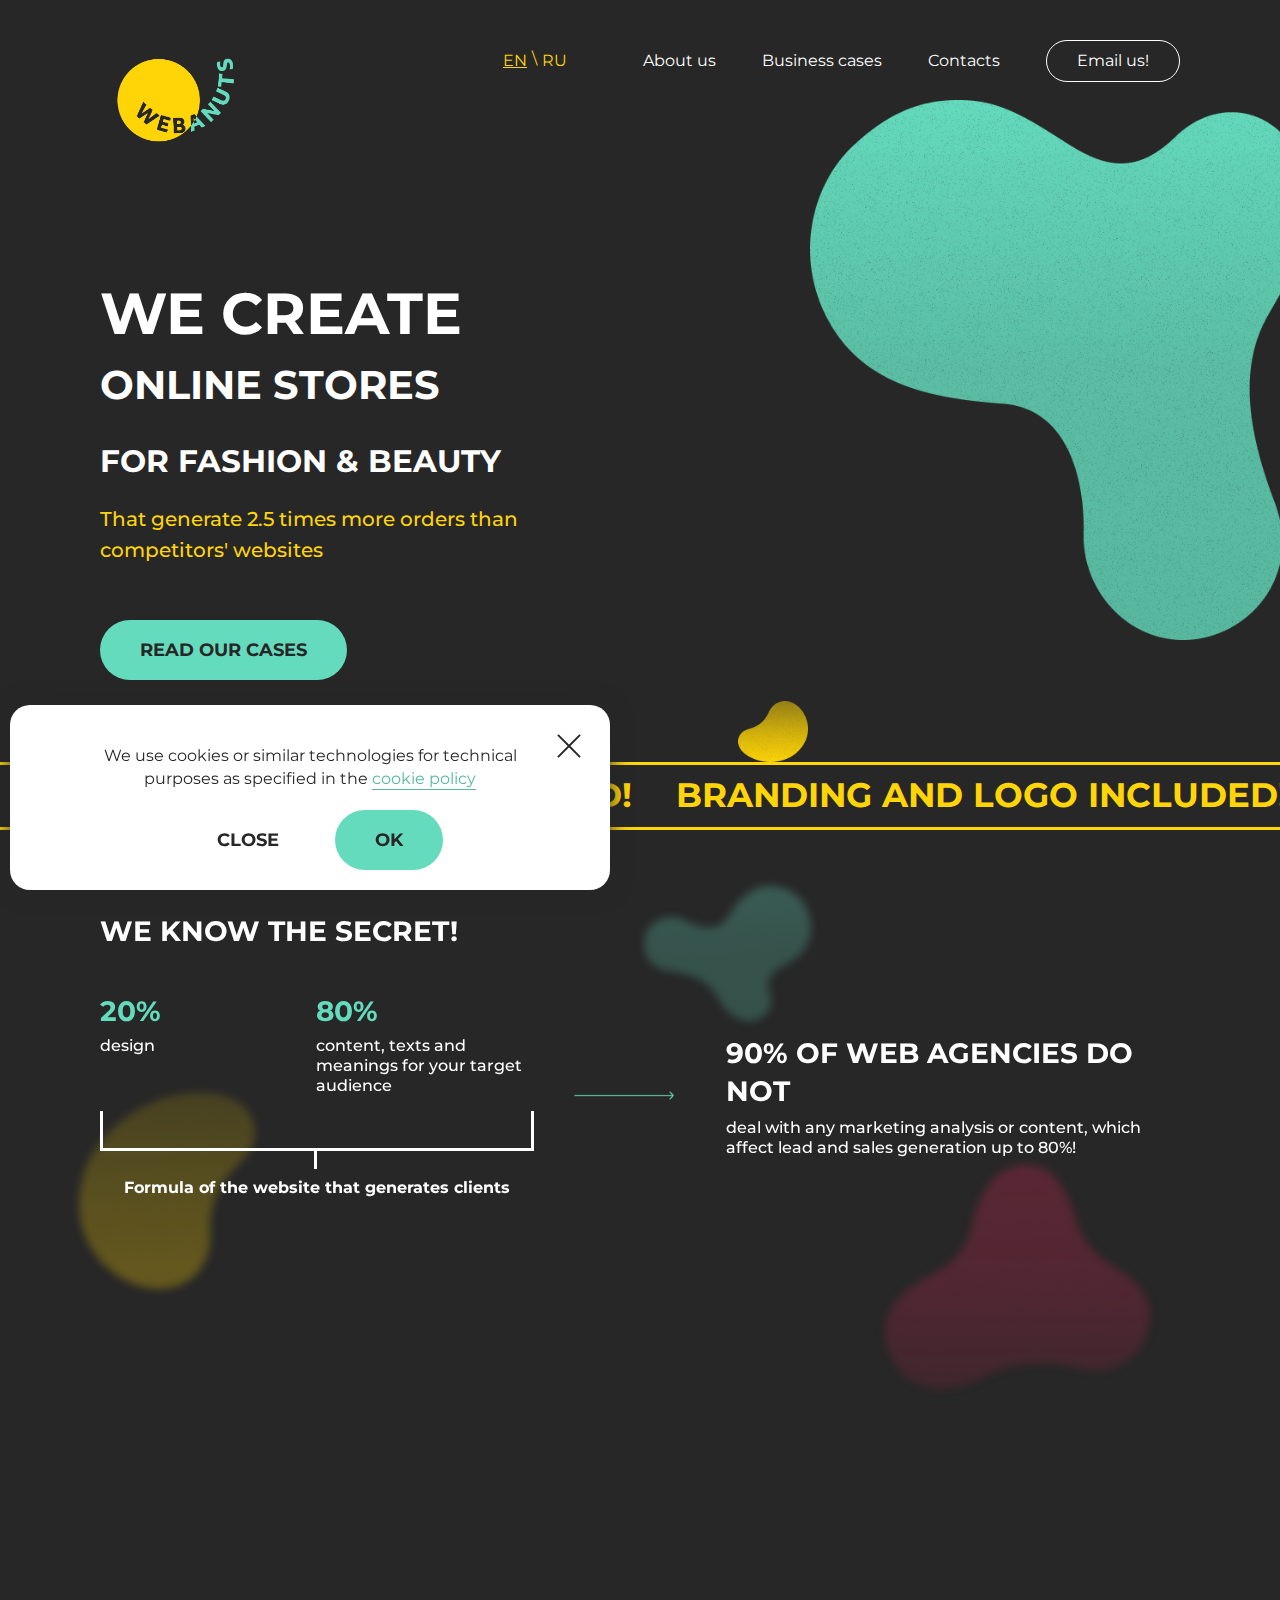
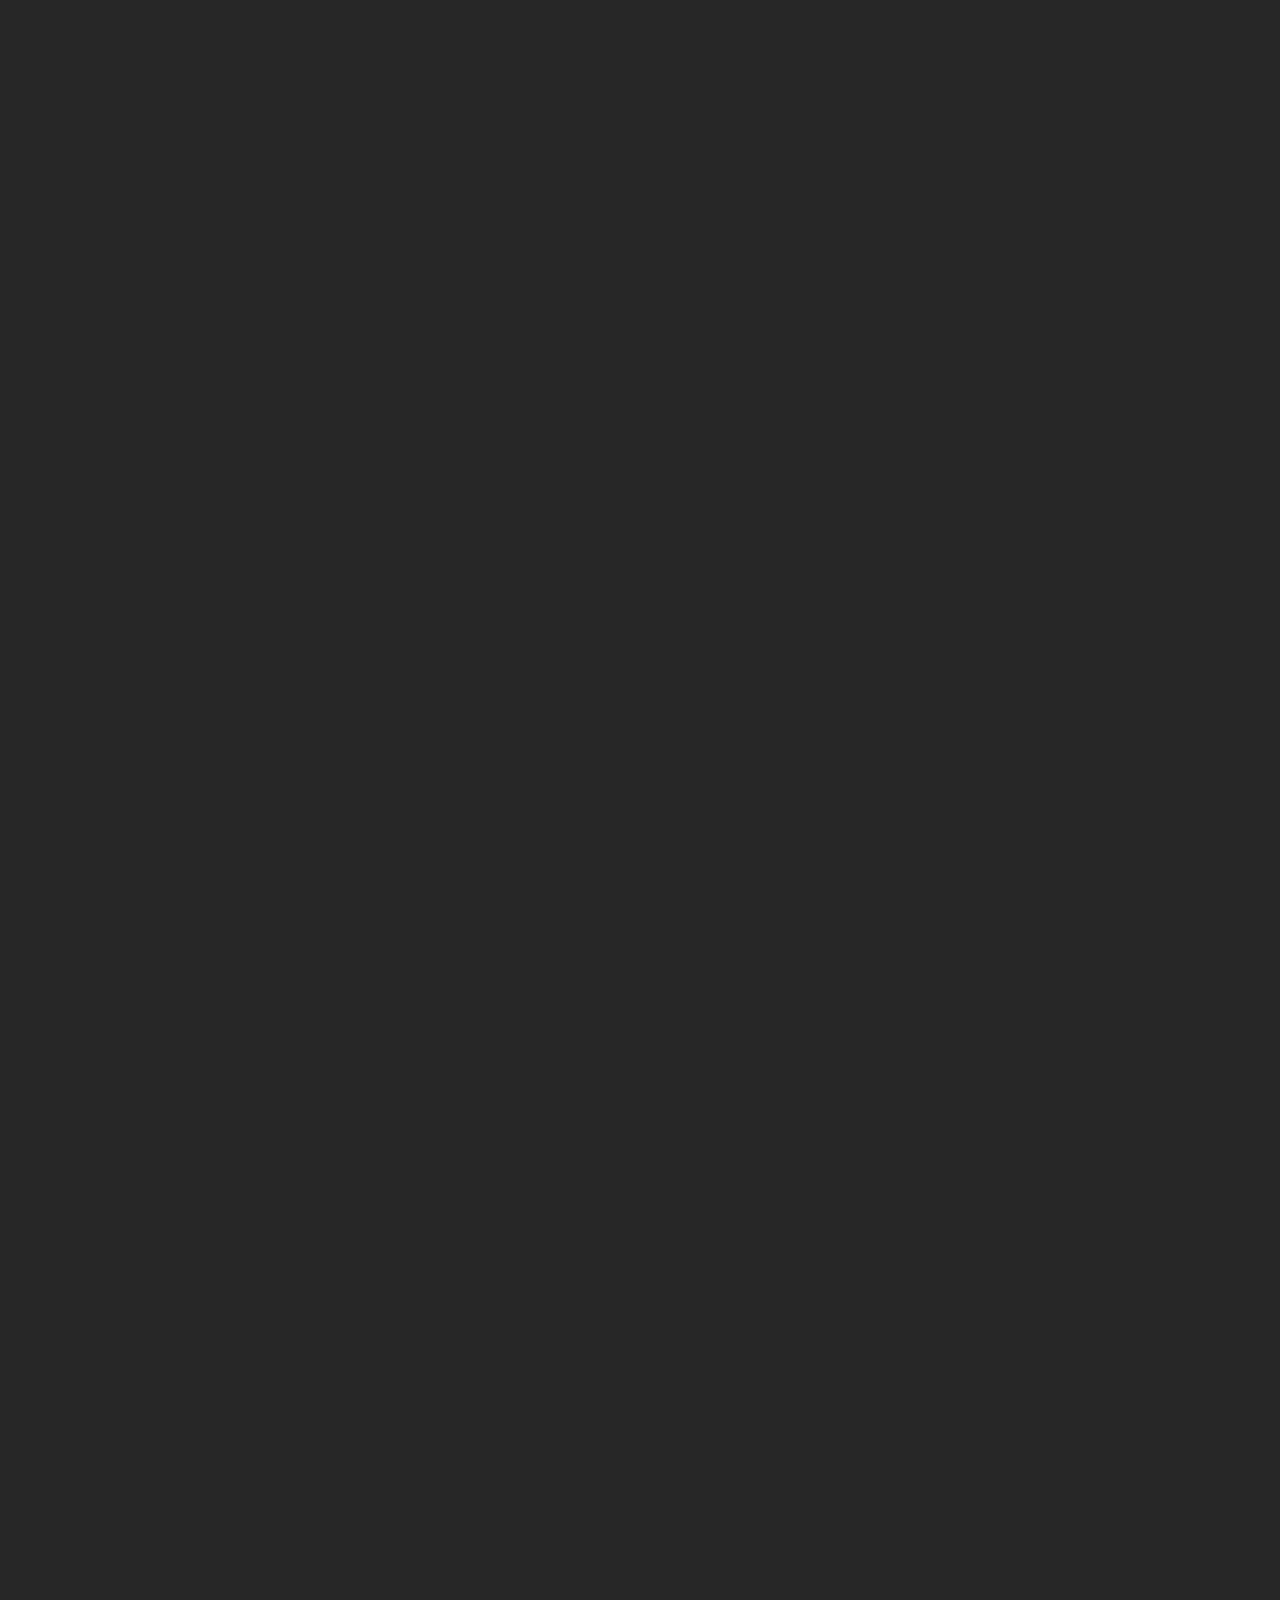
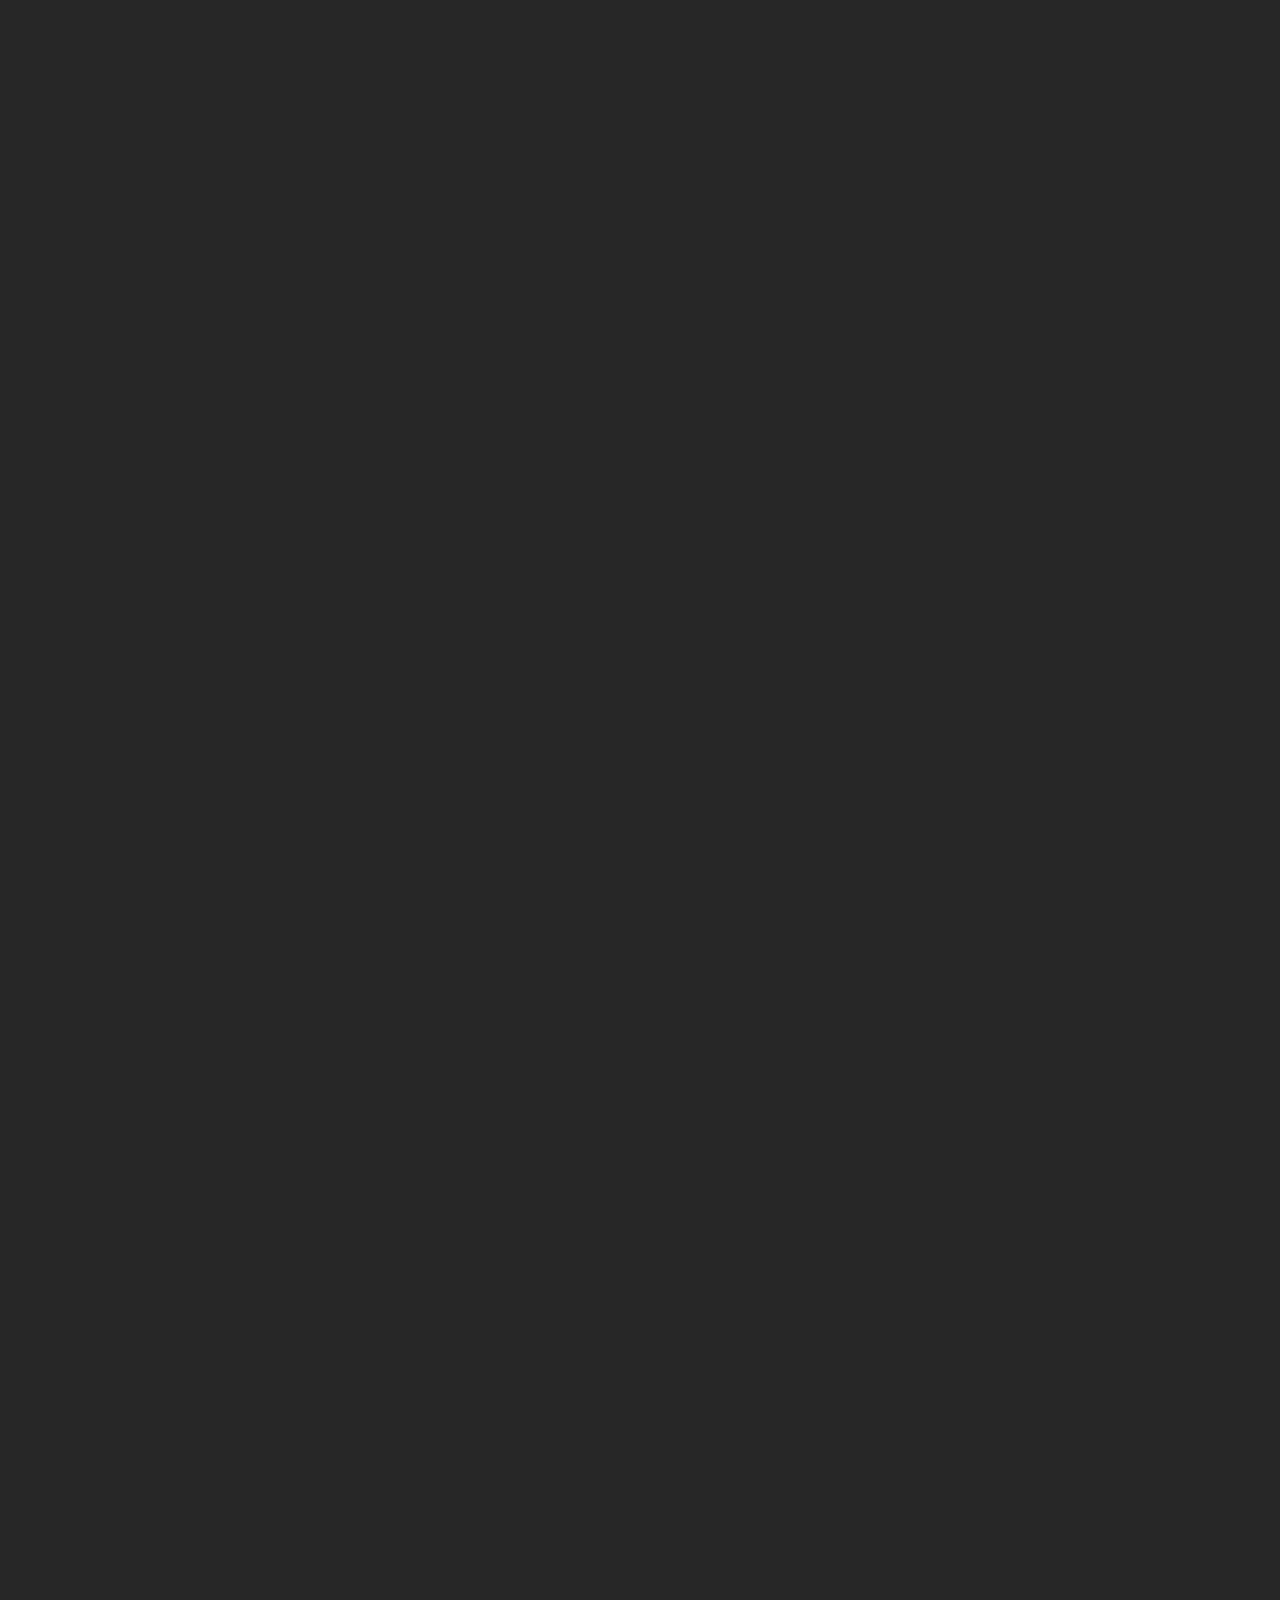
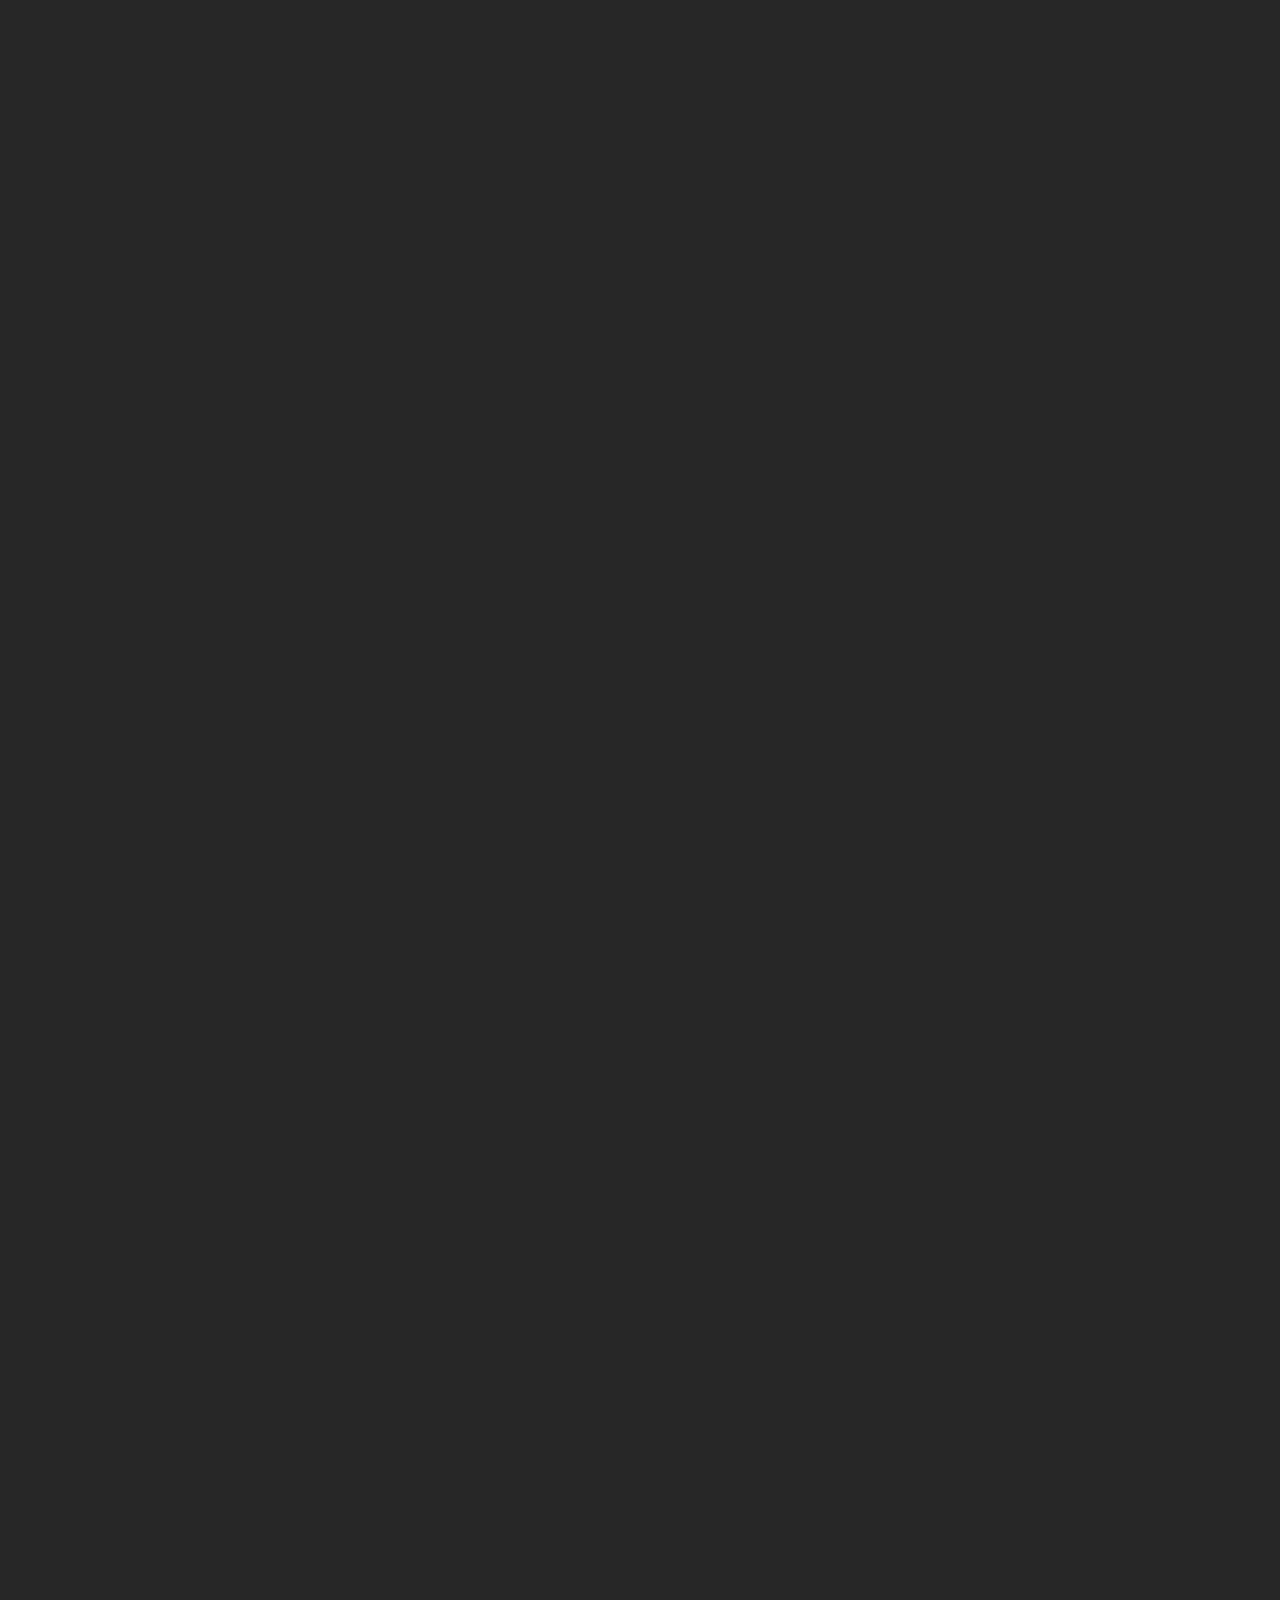
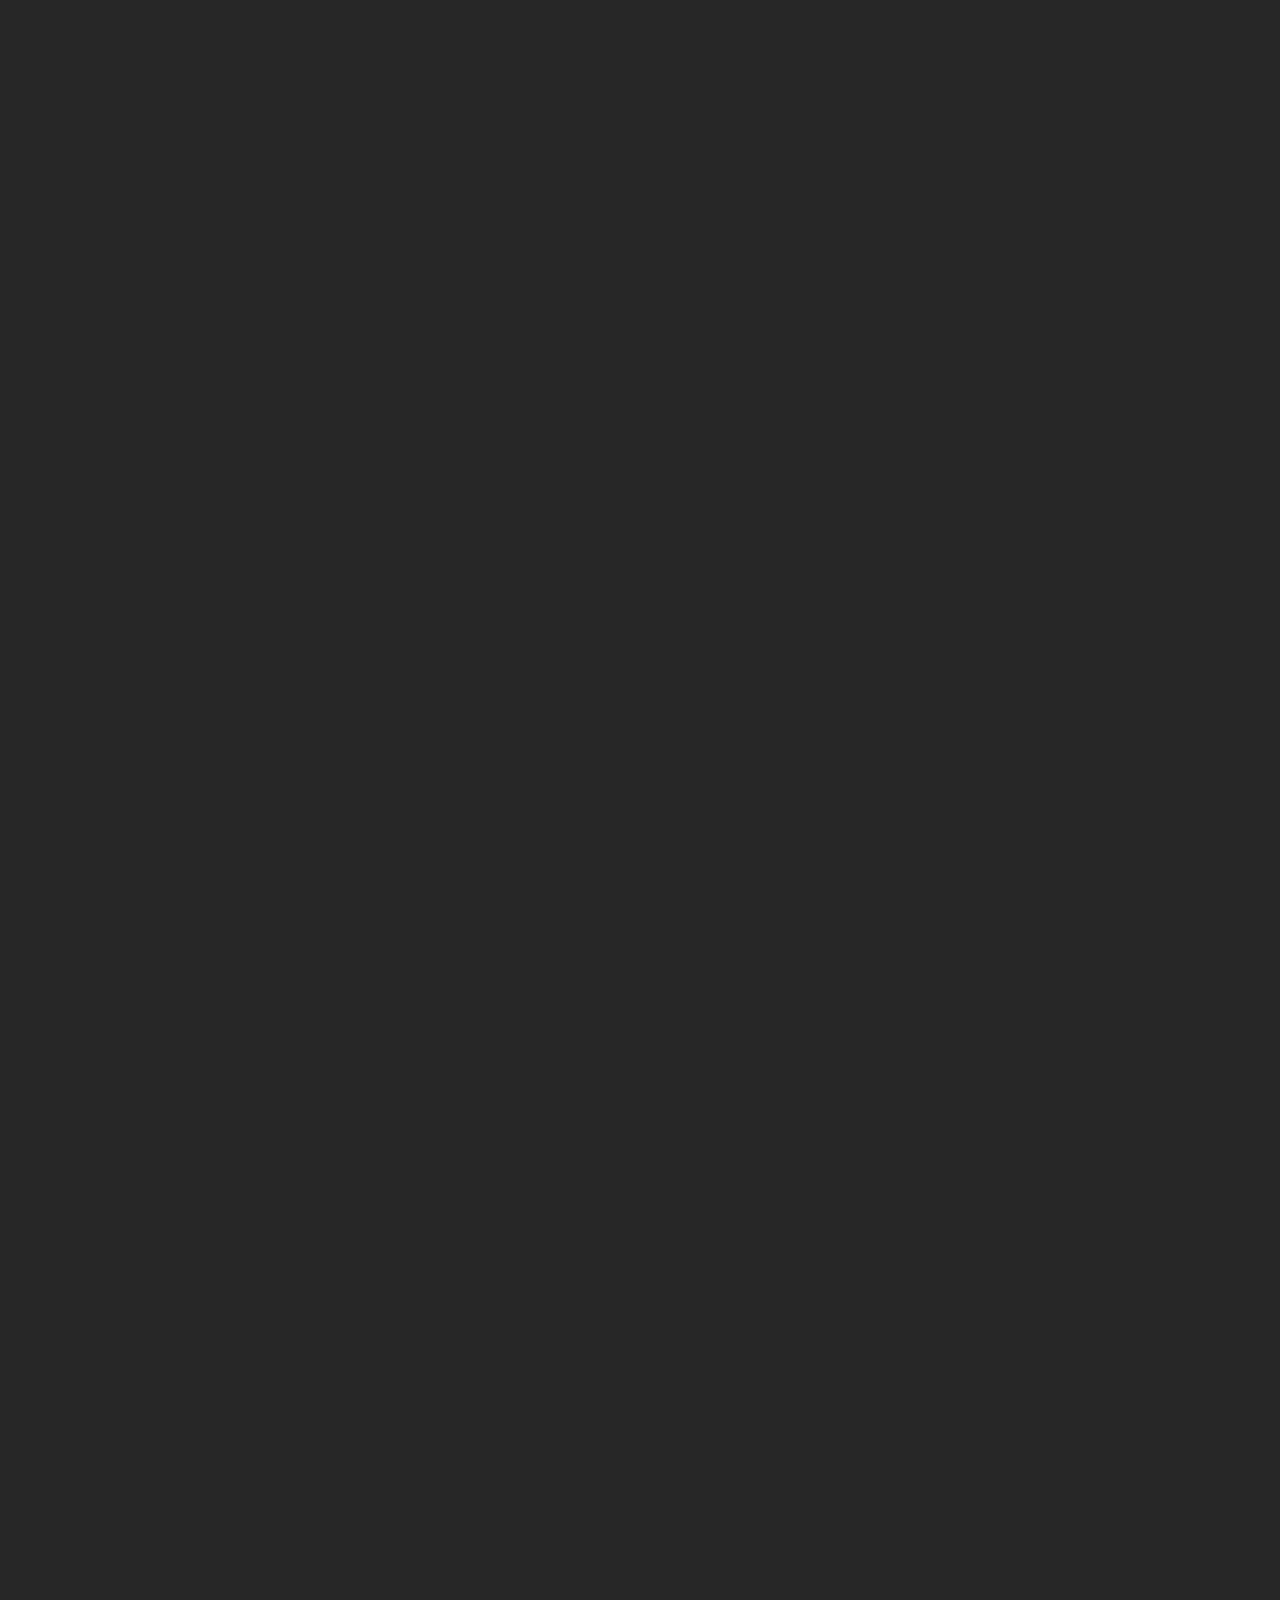
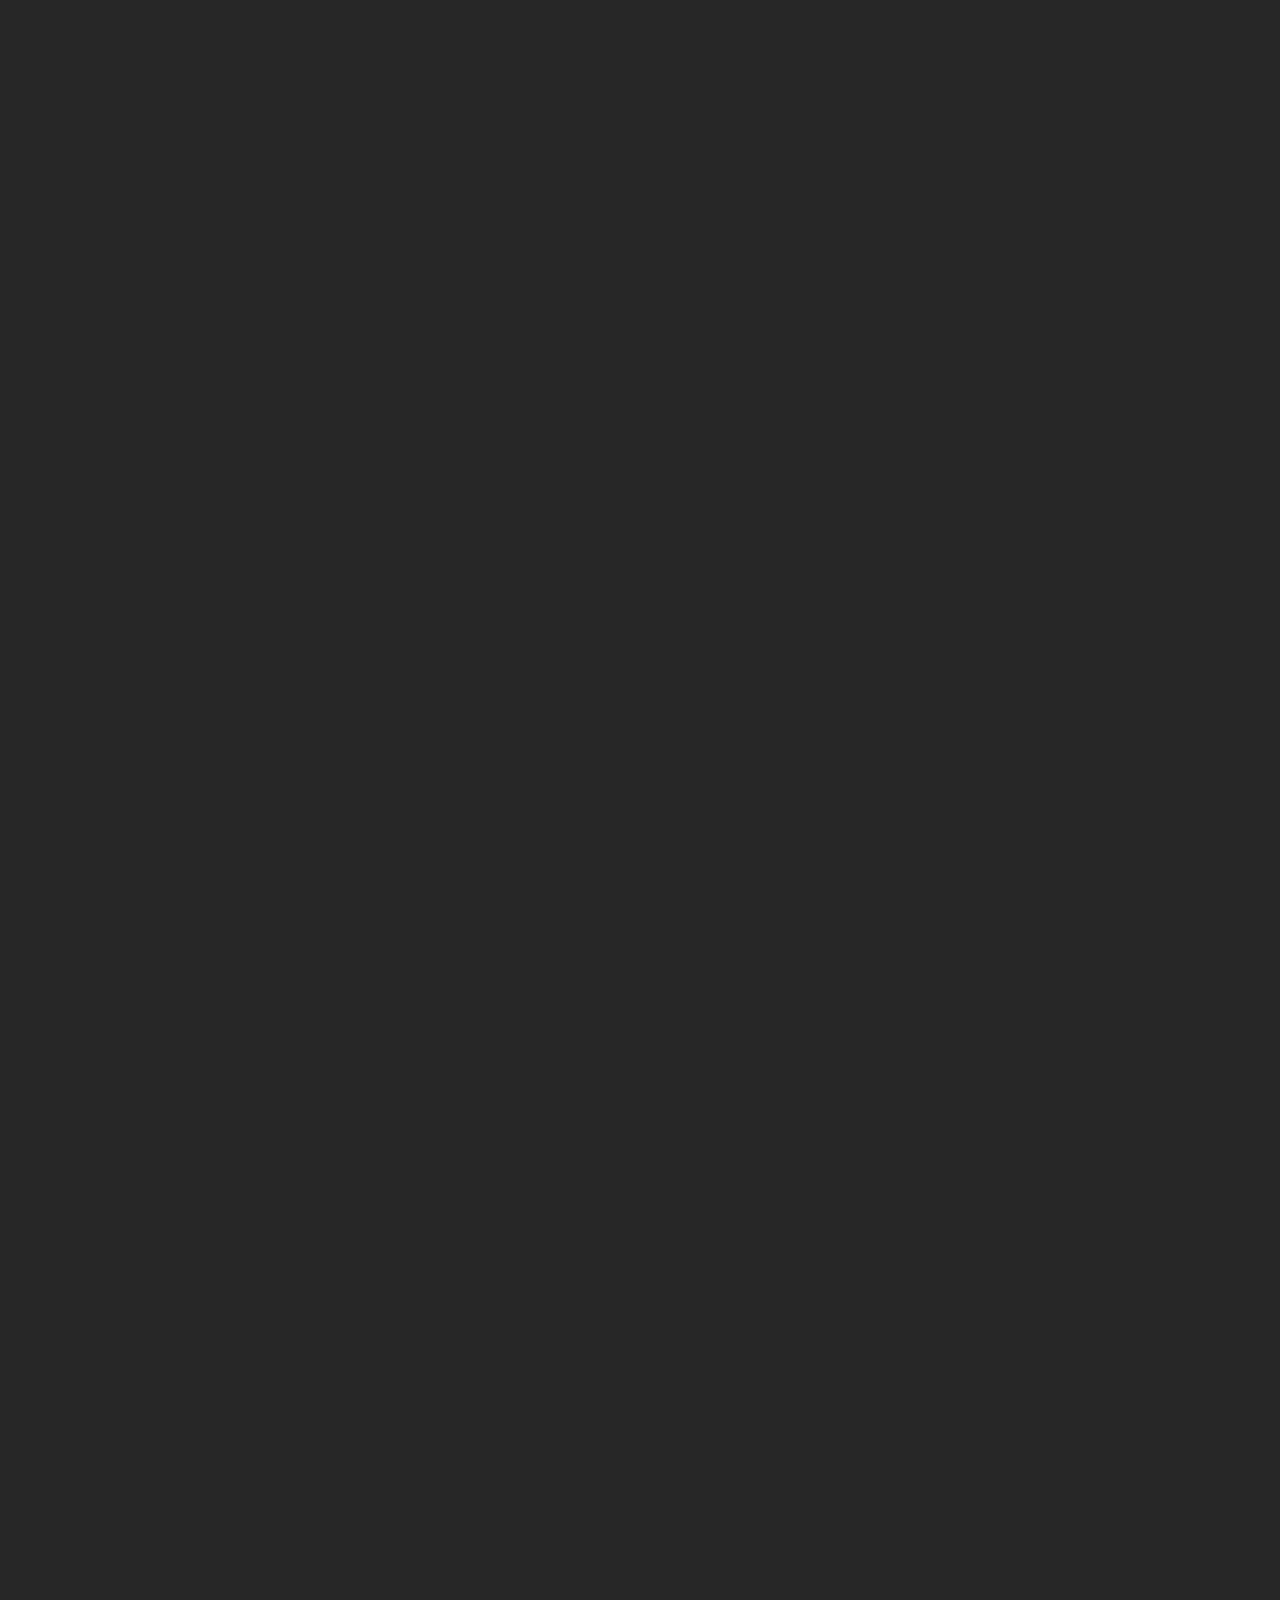
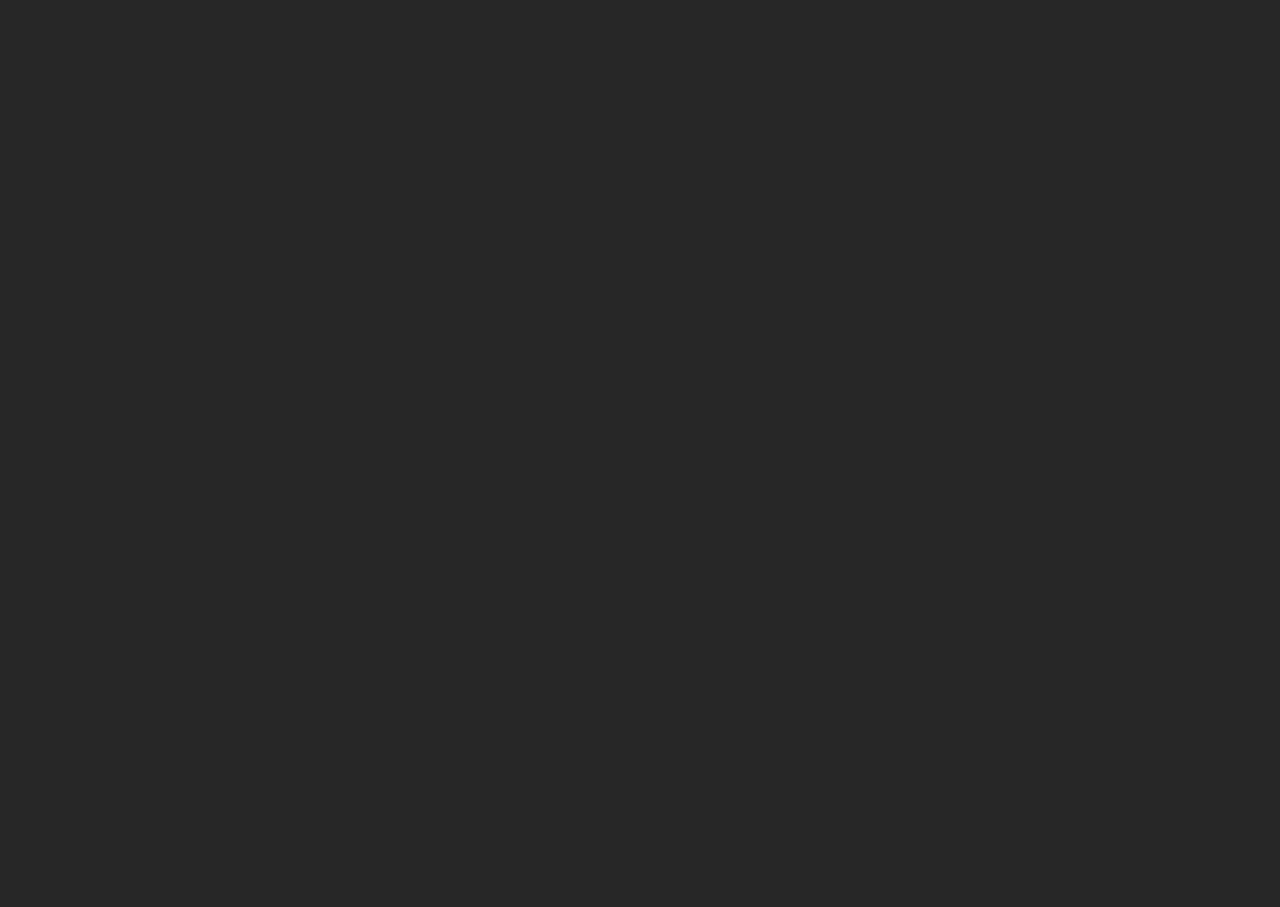
<file: EN/index.html>
<!DOCTYPE html>
<html lang="en">

<head>
	<meta charset="UTF-8">
	<meta name="viewport" content="width=device-width, initial-scale=1.0">
	<title>WEB-OFF</title>
	<link rel="stylesheet" href="./pages/index.css">
	<link rel="shortcut icon" href="./favicon.ico" type="image/x-icon">
	<link rel="preconnect" href="https://fonts.googleapis.com">
	<link rel="preconnect" href="https://fonts.gstatic.com" crossorigin>
	<link href="https://fonts.googleapis.com/css2?family=Montserrat:wght@400;500;600;700;800&display=swap"
		rel="stylesheet">
	<!-- Yandex.Metrika counter -->
	<script type="text/javascript">
		(function (m, e, t, r, i, k, a) {
			m[i] = m[i] || function () { (m[i].a = m[i].a || []).push(arguments) };
			m[i].l = 1 * new Date();
			for (var j = 0; j < document.scripts.length; j++) { if (document.scripts[j].src === r) { return; } }
			k = e.createElement(t), a = e.getElementsByTagName(t)[0], k.async = 1, k.src = r, a.parentNode.insertBefore(k, a)
		})
			(window, document, "script", "https://mc.yandex.ru/metrika/tag.js", "ym");
		ym(94891335, "init", {
			clickmap: true,
			trackLinks: true,
			accurateTrackBounce: true,
			webvisor: true
		});
	</script>
	<noscript>
		<div><img src="https://mc.yandex.ru/watch/94891335" style="position:absolute; left:-9999px;" alt="" /></div>
	</noscript>
	<!-- /Yandex.Metrika counter -->
</head>

<body class="page page_main">
	<div class="scrollTop"></div>
	<div class="page__wrapper">
		<header class="header page__header">
			<img src="./img/logo.png" alt="" class="header__logo rotating-logo">
			<nav class="header__menu">
				<ul class="header__menu-list">
					<li class="header__menu-list-link lang">
						<a href="https://web-off.ru/EN" class="header__menu-link act">EN</a>
						<span>\</span>
						<a href="https://web-off.ru/" class="header__menu-link">RU</a>
					</li>
					<li class="header__menu-list-link">
						<a href="#team" class="header__menu-link">About us</a>
					</li>
					<li class="header__menu-list-link">
						<a href="#projects" class="header__menu-link">Business cases</a>
					</li>
					<li class="header__menu-list-link">
						<a href="#contacts" class="header__menu-link">Contacts</a>
					</li>
					<li class="header__menu-list-link">
						<a href="mailto:info@web-off.com" class="header__menu-link header__menu-link_bordered"
							target="_blank" rel="noopener">Email us!</a>
					</li>
				</ul>
			</nav>
			<button class="header__burger"></button>
			<button class="header__close-button"></button>
		</header>
		<section class="container intro content__intro">
			<h1 class="intro__header">
				We create
			</h1>
			<h2 class="intro__subheader">
				online stores
			</h2>
			<h3 class="intro__subsubheader">
				for Fashion&nbsp;&&nbsp;Beauty
			</h3>
			<p class="intro__text">
				That generate 2.5 times more orders
				than competitors' websites
			</p>
			<a href="#projects" class="btn intro__btn">
				<span>Read our cases</span>
			</a>
		</section>
	</div>
	<section class="run">
		<div class="marquee">
			<div>
				<h1>Branding and logo included!</h1>
				<h1>Branding and logo included!</h1>
				<h1>Branding and logo included!</h1>
				<h1>Branding and logo included!</h1>
				<h1>Branding and logo included!</h1>
			</div>
		</div>
	</section>
	<main class="content page__content">
		<section class="statystic content__statystic wow animate__animated animate__fadeInUp">
			<div class="container">
				<div class="statystic__questions">
					<article class="statystic__sites">
						<div class="statystic__sites-main">
							<h3 class="statystic__sites-header">WE KNOW THE SECRET!</h3>
							<div class="statystic__sites-grid">
								<p class="statystic__sites-grid-figures">20%</p>
								<p class="statystic__sites-grid-figures">80%</p>
								<p class="statystic__sites-grid-text">design</p>
								<p class="statystic__sites-grid-text">content, texts and meanings for your target
									audience</p>
							</div>
							<div class="statystic__sites-grid-empty"></div>
							<div class="statystic__sites-grid-empty statystic__sites-grid-empty_left"></div>
							<div class="statystic__sites-grid-empty statystic__sites-grid-empty_right"></div>
							<p class="statystic__sites-formula">Formula of the website that generates clients</p>
						</div>
					</article>
					<article class="statystic__web-agency">
						<img src="./images/statystic_arrow.png" alt="" class="statystic__web-agency-arrow">
						<div class="statystic__web-agency-data">
							<h3 class="statystic__web-agency-title">90% OF WEB AGENCIES DO NOT</h3>
							<p class="statystic__web-agency-text">
								deal with any marketing analysis or content, which affect lead and sales generation up to 80%!
							</p>
						</div>
					</article>
				</div>

			</div>
		</section>

		<div class="container">
			<section class="offer content__offer wow animate__animated animate__fadeInUp">
				<div class="offer__we-offer">
					<div>
						<h2 class="offer__title">our sites generate</h2>
						<h2 class="offer__title offer__title_adv"><strong>2.5&nbsp;times</strong></h2>
						<h2 class="offer__title">more orders</h2>
						<p class="offer__text">
							Because we conduct deep marketing analysis and create easy trustworthy design!
						</p>
					</div>
				</div>
				<div class="offer__empty-container-left">
					<div class="offer__empty-container-left-top"></div>
				</div>
				<div class="offer__empty-container-right"></div>
				<div class="offer__empty-mobile-top"></div>
				<div class="offer__empty-mobile-bottom"></div>
				<div class="offer__list-container">
					<h3 class="offer__list-title">Marketing analysis</h3>
					<ul class="offer__list">
						<li class="offer__list-item">We analyze your product, audience and competitors</li>
						<li class="offer__list-item">We create unique selling offer and advantages for which your
							clients choose you!</li>
						<li class="offer__list-item">We create a selling structure for e-commerce and write text to earn trust from new customers</li>
					</ul>
					<h3 class="offer__list-title">DESIGN</h3>
					<ul class="offer__list">
						<li class="offer__list-item">We create branding: logo, colors, and fonts that align with the values and mission of your brand</li>
						<li class="offer__list-item">We design a user-friendly experience in Figma, so your clients trust it and can buy a product in just 3 steps</li>
						<li class="offer__list-item">We create designs for phones, desktops, and migrate them to WordPress</li>
					</ul>
				</div>
			</section>
			<section class="projects content__projects wow animate__animated animate__fadeInUp" id="projects">
				<div class="projects__container">
					<h2 class="projects__title">
						OUR RESULTS
						<a href="https://www.behance.net/webanuts" target="_blank" class="more">
							More projects on Behance
							<img src="./images/more.png" alt="">
						</a>
					</h2>
					<div class="pro__grid">
						<div id="pro" class="slider slider_pro">
							<a href="" class="pro__item">
								<span class="pro__pic-wrap">
									<span class="pro__over">
										<span class="pro__desc">Cosmetics e-commerce in Italy: Growth of revenue by 11%</span>
										<span class="pro__link">nailshopit.com</span>
									</span>
									<img class="pro__pic" src="./img/res_1.png"
										srcset="./img/res_1.png 1x, ./img/res_1@2x.png 2x" alt="">
								</span>
								<p class="pro__more">Moreover:</p>
								<p class="pro__res">Conversion rate growth from <strong>3.4% to 5.1%</strong></p>
							</a>
							<a href="" class="pro__item">
								<span class="pro__pic-wrap">
									<span class="pro__over">
										<span class="pro__desc">Beauty salon in USA: growth of leads from site by 200%</span>
										<span class="pro__link">waxqueenandskin.com</span>
									</span>
									<img class="pro__pic" src="./img/res_2.png"
										srcset="./img/res_2.png 1x, ./img/res_2@2x.png 2x" alt="">
								</span>
								<p class="pro__more">Moreover:</p>
								<p class="pro__res"><strong>Returned customers</strong> who have not used the services
									for over 2 years</p>
							</a>
							<a href="" class="pro__item">
								<span class="pro__pic-wrap">
									<span class="pro__over">
										<span class="pro__desc">Wedding agency in Georgia: created website from scratch</span>
										<span class="pro__link">peonywedd.com</span>
									</span>
									<img class="pro__pic" src="./img/res_3.png"
										srcset="./img/res_3.png 1x, ./img/res_3@2x.png 2x" alt="">
								</span>
								<p class="pro__more">Moreover:</p>
								<p class="pro__res"><strong>Increased conversion from lead to sales</strong> because
									people have more trust</strong></p>
							</a>
							<a href="" class="pro__item">
								<span class="pro__pic-wrap">
									<span class="pro__over">
										<span class="pro__desc">E-commerce cosmetics: conversion growth from 3.4% to 4%</span>
										<span class="pro__link">cultmanicura.ru</span>
									</span>
									<img class="pro__pic" src="./img/res_4.png"
										srcset="./img/res_4.png 1x, ./img/res_4@2x.png 2x" alt="">
								</span>
								<p class="pro__more">Moreover:</p>
								<p class="pro__res">New customers started to make <strong>large orders from
										200€</strong> while average order is 50€</p>
							</a>
							<a href="" class="pro__item">
								<span class="pro__pic-wrap">
									<span class="pro__over">
										<span class="pro__desc">E-commerce bakery: conversion rate 4.5% instead of 2%</span>
										<span class="pro__link">boronovskaya.ru</span>
									</span>
									<img class="pro__pic" src="./img/res_5.png"
										srcset="./img/res_5.png 1x, ./img/res_5@2x.png 2x" alt="">
								</span>
								<p class="pro__more">Moreover:</p>
								<p class="pro__res">Automated order processing and reduced processing time <strong>by
										10%</strong></strong></p>
							</a>
						</div>
					</div>
				</div>
			</section>
			<section class="tag wow animate__animated animate__fadeInUp">
				<h2 class="section-title">Contact us if you&nbsp;need&nbsp;to</h2>
				<div class="tag__list">
					<div class="tag__item">Create an online store from scratch</div>
					<div class="tag__item">Get a new source for orders generation</div>
					<div class="tag__item">Increase the number of orders by 2-3 times</div>
					<div class="tag__item">Redesign the website to increase trust</div>
					<div class="tag__item">Automate order processing</div>
					<div class="tag__item">Optimize time management up to 10 times</div>
				</div>
				<div class="btn modal_btn">
					<span>Increase sales!</span>
				</div>
			</section>
			<section class="comment content__comment wow animate__animated animate__fadeInUp" id="comment">
				<h2 class="projects__title">
					<span>What OUR clients say </span>
				</h2>
				<div class="comment__container review">
					<div id="slick" class="slider slider_review">
						<div class="review__item">
							<div class="review__name">Mari Korolkova</div>
							<div class="review__text">
								We made a landing page for an English language school. We were very pleased with the
								work done. Anastasia had a great first online meeting, analyzed our site (which later we
								redesigned and transferred to another platform). The team made an analysis of
								competitors and clearly explained how to properly structure the site. Feedback is almost
								24/7. Everything is clear, without water. This is not the first time we are making a
								website, usually the first consultation begins with a question ”What would you like?”.
								And I don’t know what I would like. This team didn’t ask such questions, which for me
								immediately removed all questions about the level of professionalism. We have never
								regretted about the choice, I sincerely recommend this agency to everyone!
							</div>
							<div class="review__soc">
								<a href="https://intelligentclub.ru/" target="_blank" class="review__picwrap">
									<svg>
										<use xlink:href="./images/sprite.svg#icon-gl"></use>
									</svg>
								</a>
							</div>
						</div>
						<div class="review__item">
							<div class="review__name">Karina Guseva</div>
							<div class="review__text">
								<p>Anastasia and her team redesigned and finalized our scary site.</p>
								<p>This was my third experience, I previously worked with companies that are painful to
									remember.
									Anastasia explained everything clearly and thoughtfully answered my most ridiculous
									questions.
									I know that I had a very complex project on a non-standard CMS, but they didn’t
									immerse me deeply into complex processes, but they explained very clearly: what can
									be done, how it will look, how much time is needed and what is the cost.</p>
								<p>There is a sense of complete involvement in the work. All improvements were sometimes
									made in a few hours. This is especially important for me after cooperation with
									other companies, where any “clarification from the programmer” takes several days.
								</p>
								<p>Special thanks for the chic design of my site. Every time I experience aesthetic
									pleasure, I look at it, and I already collect rave reviews from customers💜</p>
								<p>I want to note that my cooperation with Anastasia's team has just begun and I am
									already filling out my new Wishlist and looking forward to their implementation!
									My website: <span>cultmanicura.ru</span></p>
							</div>
							<div class="review__soc">
								<a href="https://cultmanicura.ru" target="_blank" class="review__picwrap">
									<svg>
										<use xlink:href="./images/sprite.svg#icon-gl"></use>
									</svg>
								</a>
							</div>
						</div>
						<div class="review__item">
							<div class="review__name">Katerina Boronovskaya</div>
							<div class="review__text">
								<p>I have a rather complex online store for a candy store.</p>
								<p>And from the bottom of my heart I thank Anastasia and her team for the amazing work!!
								</p>
								<p>ogether we have come a long way from the choice of the structure and the basis of the
									entire work of the store to the details and nuances in the goods and store. For me,
									the great involvement of the team and the speed of implementation turned out to be
									very valuable - I am insanely busy in offline work and I need to be periodically
									pulled out of there. I would like to note the exact understanding by the team of
									aspects related to the psychology of buyers, the convenience of placing orders on
									the site. The design accurately reflects my concept, for me it is very important.
									The site is integrated with the warehouse program.</p>
								<p>We are in the process of completing the work, but I can say for sure that the value
									of the work for me turned out to be higher than the price. The process was a
									pleasure, the result - 100% hit in my needs. My most sincere recommendation!!!</p>
								<p>My website: <span>https://boronovskaya.ru</span></p>
							</div>
							<div class="review__soc">
								<a href="https://boronovskaya.ru" target="_blank" class="review__picwrap">
									<svg>
										<use xlink:href="./images/sprite.svg#icon-gl"></use>
									</svg>
								</a>
							</div>
						</div>
						<div class="review__item">
							<div class="review__name">Tatiana Davidova</div>
							<div class="review__text">
								<p>Good afternoon! I ordered a website for a clothing store from web-off team. I would
									like to note the speed of execution of the work! Everything is fast, clear,
									beautiful! With explanations and video instructions, which helps a lot! Even after
									the completion of the work, if a question arises, the answer comes immediately!
									Customer focus is top notch! All additional services are also very fast!</p>
								<p>My website: <span>www.tenidav.com</span></p>
							</div>
							<div class="review__soc">
								<a href="https://tenidav.com" target="_blank" class="review__picwrap">
									<svg>
										<use xlink:href="./images/sprite.svg#icon-gl"></use>
									</svg>
								</a>
							</div>
						</div>
						<div class="review__item">
							<div class="review__name">Nadezda Smirnova</div>
							<div class="review__text">
								<p>Before the new year, I ordered a website from this team. I am an architect, designer,
									studio owner and a very busy person, I had no time to deal with the site, its
									content and concept. Everything from beginning to end, according to my requirements,
									was done with her professional team. Fast, clear and creative. Everything is thought
									out. Comfortable and beautiful, aesthetics plays a very important role for me -
									Anastasia helped, gave advices and asked questions in order to make selling website.
									Meticulous attention to every detail - that's what you pay for and delegate! </p>
								<p>I recommend this guys to everyone! I think we will continue to cooperate further. I
									have more ideas that Anastasia and her team can easily implement, my website is
									beautiful. <span>https://nayadadesign.pro/</span></p>
							</div>
							<div class="review__soc">
								<a href="https://nayadadesign.pro/" target="_blank" class="review__picwrap">
									<svg>
										<use xlink:href="./images/sprite.svg#icon-gl"></use>
									</svg>
								</a>
							</div>
						</div>
						<div class="review__item">
							<div class="review__name">Evgenia Monakova</div>
							<div class="review__text">
								<p>We made a website for a detailing auto studio. I really liked the approach and
									professionalism of the team. The niche was new for them, but marketers perfectly
									understood all the intricacies, helped to analyze the competitors. All my wishes
									were taken into account and “I wanted something I didn’t know what”. 100% match with
									design - love at first sight.</p>
								<p>Most importantly, the site began to bring 10 times more leads than its predecessor,
									people began to actively visit it. This agency helped to choose the optimal
									functionality and there were more interactions with the site.</p>
								<p>And most importantly, after the completion of the project, Anastasia is always in
									touch and helps to analyze the results.</p>
								<p>This agency does not just create a website, it gives the business a second wind,
									closes holes in marketing and create image of the company, because the design is
									developed with special elegance.</p>
								<p>Worth every penny, investment paid off in 1.5 months. Recommended!</p>
								<p>My website: https://autostudio36.ru/</p>
							</div>
							<div class="review__soc">
								<a href="https://autostudio36.ru" target="_blank" class="review__picwrap">
									<svg>
										<use xlink:href="./images/sprite.svg#icon-gl"></use>
									</svg>
								</a>
							</div>
						</div>







					</div>
				</div>
			</section>
		</div>
		<section class="why-us content__why-us wow animate__animated animate__fadeInUp">
			<div class="container">
				<h2 class="why-us__title">WHY US?</h2>
				<div class="why-us__grid">
					<article class="why-us__grid-article why-us__grid-article_one">
						<img src="./images/why_1.png" alt="" class="why-us__grid-article-number">
						<h3 class="why-us__grid-article-title">7 YEARS OF EXPERIENCE</h3>
						<p class="why-us__grid-article-text">
							<span class="why-us__grid-article-text_bold">We are experts</span>
							who worked with international projects in Italy, France, Switzerland, Georgia, USA and large
							companies with turnover over $1,6 billion
						</p>
					</article>
					<article class="why-us__grid-article why-us__grid-article_two">
						<img src="./images/why_2.png" alt="" class="why-us__grid-article-number">
						<h3 class="why-us__grid-article-title">WE WORK FAST</h3>
						<p class="why-us__grid-article-text">
							If it is urgent, we can create a website for you within 2 weeks. If not, usually
							<span class="why-us__grid-article-text_bold">we develop e-commerce for 1,5-3 months</span>
						</p>
					</article>
					<article class="why-us__grid-article why-us__grid-article_three">
						<img src="./images/why_3.png" alt="" class="why-us__grid-article-number">
						<h3 class="why-us__grid-article-title">WE'RE FOCUSED ON MARKETING and RESult</h3>
						<p class="why-us__grid-article-text">
							<span class="why-us__grid-article-text_bold">We increase lead generation of the websites
								from 2 to 13 times!</span>
							Because we go deep into your business and make a strong selling structure, texts and trendy
							design
						</p>
					</article>
					<article class="why-us__grid-article why-us__grid-article_four">
						<img src="./images/why_4.png" alt="" class="why-us__grid-article-number">
						<h3 class="why-us__grid-article-title">WE'RE HONEST</h3>
						<p class="why-us__grid-article-text">
							We will not offer you the most expensive solution to earn more. But we will honestly
							<span class="why-us__grid-article-text_bold">show you all the pros and cons of various
								technologies</span>
						</p>
					</article>
				</div>
			</div>
		</section>
		<div class="container">
			<section class="cat wow animate__animated animate__fadeInUp">
				<h2 class="section-title cat__title">your site has a low conversion rate?</h2>
				<p class="cat__desc">Send your website to us and we will tell you why!</p>
				<div class="ac ac_min cat__mb">
					<div class="btn modal_btn"><span>Send the website</span></div>
				</div>

				<img src="./img/cat.svg" alt="" class="cat__cat">
			</section>
		</div>
		<div class="container stage wow animate__animated animate__fadeInUp">
			<h2>HOW WE create e-commerce ON WORDPRESS</h2>
			<h3>You will spend 2-4 hours for approval and discussion.<br>
				We&nbsp;take care of the rest so you can FOcus on your business</h3>
			<div class="stage__list">
				<div class="stage__item">
					<img class="stage__pic" src="./img/how_1.png" srcset="./img/how_1.png 1x, ./img/how_1@2x.png 2x"
						alt="">
					<h4 class="stage__title">1. Marketing<br>analysis</h4>
					<ul class="stage__desc">
						<li>We have a Zoom call to discuss the details of your business</li>
						<li>We analyze competitors, create a selling structure, and develop texts</li>
						<li>We generate ideas to increase sales 2-3 times</li>
					</ul>
				</div>
				<div class="stage__item">
					<img class="stage__pic" src="./img/how_2.png" srcset="./img/how_2.png 1x, ./img/how_2@2x.png 2x"
						alt="">
					<h4 class="stage__title">2. UI-UX<br>design</h4>
					<ul class="stage__desc">
						<li>Based on marketing analysis, we approve references and vision</li>
						<li>We create branding elements such as fonts, colors, and logos</li>
						<li>We design for phones, tablets, and desktops using Figma</li>
					</ul>
				</div>
				<div class="stage__item">
					<img class="stage__pic" src="./img/how_3.png" srcset="./img/how_3.png 1x, ./img/how_3@2x.png 2x"
						alt="">
					<h4 class="stage__title">3. Website<br>development</h4>
					<ul class="stage__desc">
						<li>We create the website layout in Figmagns, executed by a front-end developer</li>
						<li>We ensure adaptive layouts for phones, tablets</li>
						<li>We transfer the layout to CMS (WordPress)</li>
						<li>We add goods</li>
					</ul>
				</div>
				<div class="stage__item">
					<img class="stage__pic" src="./img/how_4.png" srcset="./img/how_4.png 1x, ./img/how_4@2x.png 2x"
						alt="">
					<h4 class="stage__title">4. Technical<br>setup</h4>
					<ul class="stage__desc">
						<li>We handle hosting and domain setup</li>
						<li>We set up shopping carts, catalogs, delivery, and online payment systems</li>
						<li>We thoroughly test the website </li>
						<li>We make training for you on how to use the e-commerce site</li>
					</ul>
				</div>
			</div>
		</div>
		<div class="container">
			<section class="special-offer content__special-offer wow animate__animated animate__fadeInUp">
				<h2 class="special-offer__title">Special OFFER Only FOR 2 weeks</h2>
				<h2 class="special-offer__title">
					<span class="g">1000 € discount +</span>
					<span class="y">branding and logo for free!</span>
				</h2>
			</section>
			<section class="price wow animate__animated animate__fadeInUp">
				<h2 class="section-title">Solutions and Prices</h2>
				<div class="price__wrap">
					<div class="price__item">
						<div class="price__head">
							<h3 class="price__name">Easy</h3>
							<h4 class="price__subname">Only website</h4>
						</div>
						<div class="price__body">
							<div class="price__for">For those who:</div>
							<div class="price__desc">Want only a website and know how to attract customers
							</div>
							<div class="price__for">Includes:</div>
							<ul class="price__list">
								<li>Market and competitor analysis</li>
								<li>Selling structure and convincing texts</li>
								<li>Easy, user-friendly and eye-catching design</li>
								<li>Adaptive layout for PC, tablet, mobile</li>
								<li>Email alert for new orders</li>
								<li>Hosting, SSL and domain setup</li>
								<li>Catalogue structure, filter settings</li>
								<li>Online payment and delivery setup</li>
							</ul>
						</div>
						<div class="price__foot">
							<h3 class="price__from">FROM 6 000 €</h3>
							<h4 class="price__price">5 000 €</h4>
						</div>
					</div>
					<div class="price__item">
						<div class="price__head">
							<h3 class="price__name">Optimal</h3>
							<h4 class="price__subname">Website + Google Ads</h4>
						</div>
						<div class="price__body">
							<div class="price__for">For those who:</div>
							<div class="price__desc">Want 1 attraction channels through website and Google Ads
							</div>
							<div class="price__for">The same as in basic solution plus:</div>
							<ul class="price__list">
								<li>Guaranteed e-commerce conversion over 3%</li>
								<li>Integration of pop-ups, emails, and online chats to increase the number of orders</li>
								<li>Setup of advertisements in Google Ads based on marketing analysis. We will create offers 
								    and visuals for advertising to generate new clients for your business.
								</li>
							</ul>
						</div>
						<div class="price__foot">
							<h3 class="price__from">FROM 8 000 €</h3>
							<h4 class="price__price">7 000 €</h4>
						</div>
					</div>
					<div class="price__item">
						<div class="price__head">
							<h3 class="price__name">Sales killer</h3>
							<h4 class="price__subname">Website + Inst/FB</h4>
						</div>
						<div class="price__body">
							<div class="price__for">For those who:</div>
							<div class="price__desc">Want 2 attraction channels and 2 times more clients through Google Ads, Instagram/Facebook Ads.
							</div>
							<div class="price__for">The same as in previous solutions plus:</div>
							<ul class="price__list">
								<li>Design Instagram and Facebook page for e-commerce with selling content plan</li>
								<li>Create content plan (stories, posts) for 1 month to convert followers into sales</li>
								<li>Setup of advertisements on Instagram/Facebook based on marketing analysis. We will create offers and visuals for advertising to generate new followers, 
								leads, and clients for your business.
								</li>
							</ul>
						</div>
						<div class="price__foot">
							<h3 class="price__from">FROM 11 500 €</h3>
							<h4 class="price__price">10 000 €</h4>
						</div>
					</div>
				</div>
				<article class="gift">
					<img src="./img/gift.svg" alt="" class="gift__pic">
					<h3 class="gift__title">AS A GIFT</h3>
					<ul class="gift__list">
						<li>Branding: colors, fonts and logo</li>
						<li>3 months support and advice on working with the website</li>
						<li>1 month free edits on the website</li>
						<li>Training on how to work with the website</li>
					</ul>
				</article>
				<div class="ac">
					<div class="btn btn_yellow btn_yellow-shadow modal_btn"><span>Calculate THE cost</span></div>
				</div>
			</section>
			<section class="cat cat_team wow animate__animated animate__fadeInUp">
				<h2 class="section-title cat__title">TEST US ONLY <span>FOR&nbsp;500€</span></h2>
				<h4 class="cat__subtitle">WE WILL DO MARKETING RESEARCH:</h4>
				<ul class="cat__list">
					<li>Determine why you are better than your competitors</li>
					<li>Identify the main pain points and desires of your audience</li>
					<li>Generate 3 unique selling offers</li>
					<li>Create a website structure that builds trust and drives sales</li>
					<li>Write marketing texts for the main page of your website</li>
				</ul>
				<div class="ac ac_min cat__mb">
					<div class="btn modal_btn"><span>Text and test us!</span></div>
				</div>
				<img src="./img/cat.svg" alt="" class="cat__cat">
			</section>
		</div>

		<section class="team content__team wow animate__animated animate__fadeInUp" id="team">
			<div class="container">
				<h2 class="team__title">OUR DREAM TEAM</h2>
				<div class="team-wrap">
					<div id="slick2" class="slider slider_team">
						<figure class="team__member">
							<img class="team__picture" src="./img/user_1.png"
								srcset="./img/user_1.png 1x, ./img/user_1@2x.png 2x" alt="">
							<figcaption class="team__picture-text">
								<h3 class="team__picture-text-name">Anastasia Fokina</h3>
								<p class="team__picture-text-role">Founder and marketer</p>
							</figcaption>
						</figure>
						<figure class="team__member">
							<img class="team__picture" src="./img/user_2.png"
								srcset="./img/user_2.png 1x, ./img/user_2@2x.png 2x" alt="">
							<figcaption class="team__picture-text">
								<h3 class="team__picture-text-name">MARYANN SHTEKHEL</h3>
								<p class="team__picture-text-role">UI/UX designer</p>
							</figcaption>
						</figure>
						<figure class="team__member">
							<img class="team__picture" src="./img/user_3.png"
								srcset="./img/user_3.png 1x, ./img/user_3@2x.png 2x" alt="">
							<figcaption class="team__picture-text">
								<h3 class="team__picture-text-name">STANISLAV NELUBOV</h3>
								<p class="team__picture-text-role">Chief commercial officer</p>
							</figcaption>
						</figure>
						<figure class="team__member">
							<img class="team__picture" src="./img/user_4.png"
								srcset="./img/user_4.png 1x, ./img/user_4@2x.png 2x" alt="">
							<figcaption class="team__picture-text">
								<h3 class="team__picture-text-name">Ilia Vyun</h3>
								<p class="team__picture-text-role">Front-end developer</p>
							</figcaption>
						</figure>
						<figure class="team__member">
							<img class="team__picture" src="./img/user_5.png"
								srcset="./img/user_5.png 1x, ./img/user_5@2x.png 2x" alt="">
							<figcaption class="team__picture-text">
								<h3 class="team__picture-text-name">Daria Afonina</h3>
								<p class="team__picture-text-role">Copywriter and marketer</p>
							</figcaption>
						</figure>
						<figure class="team__member">
							<img class="team__picture" src="./img/user_6.png"
								srcset="./img/user_6.png 1x, ./img/user_6@2x.png 2x" alt="">
							<figcaption class="team__picture-text">
								<h3 class="team__picture-text-name">Alexey Illarionov</h3>
								<p class="team__picture-text-role">Back-end developer</p>
							</figcaption>
						</figure>
						<figure class="team__member">
							<img class="team__picture" src="./img/user_7.png"
								srcset="./img/user_7.png 1x, ./img/user_7@2x.png 2x" alt="">
							<figcaption class="team__picture-text">
								<h3 class="team__picture-text-name">GOLOVANOV KONSTANTIN</h3>
								<p class="team__picture-text-role">Full-stack developer</p>
							</figcaption>
						</figure>
						<figure class="team__member">
							<img class="team__picture" src="./img/user_8.png"
								srcset="./img/user_8.png 1x, ./img/user_8@2x.png 2x" alt="">
							<figcaption class="team__picture-text">
								<h3 class="team__picture-text-name">Mikhail Alexandrenko</h3>
								<p class="team__picture-text-role">Project Manager</p>
							</figcaption>
						</figure>
						<figure class="team__member">
							<img class="team__picture" src="./img/user_9.png"
								srcset="./img/user_9.png 1x, ./img/user_9@2x.png 2x" alt="">
							<figcaption class="team__picture-text">
								<h3 class="team__picture-text-name">Ilon Maskov</h3>
								<p class="team__picture-text-role">Cleaning consultant</p>
							</figcaption>
						</figure>
					</div>
				</div>
			</div>
		</section>


		<div id="contacts" class="container container_contact">
			<section class="step wow animate__animated animate__fadeInUp">
				<h2 class="section-title section-title_black">First STEP&nbsp;&ndash;</h2>
				<h3 class="step__sub">
					FREE CONSULTATION FROM A MARKETING EXPERT WHO CAN ANSWER ALL YOUR QUESTIONS AND HELP WITH YOUR E-COMMERCE SALES STRATEGY!
				</h3>
				<p class="step__text">Text us: <a href="mailto:info@web-off.com">info@web-off.com</a></p>
				<p class="step__text last">Or sign up for free consultation!</p>
				<div class="step__group">
					<div class="btn btn_white modal_btn">
						<span>Sign up for free consultation</span>
					</div>
					<div class="socgroup">
						<a href="https://t.me/taakeyourmeds" class="soc" target="_blank" rel="noopener">
							<svg>
								<use xlink:href="./images/sprite.svg#icon-te"></use>
							</svg>
						</a>
						<a href="https://wa.me/79853889529" class="soc" target="_blank" rel="noopener">
							<svg>
								<use xlink:href="./images/sprite.svg#icon-wa"></use>
							</svg>
						</a>
					</div>
				</div>
			</section>
		</div>



	</main>
	<footer class="footer page__footer page__footer_project page__footer_index wow animate__animated animate__fadeInUp"
		id="footer">
		<div class="container footer-container_project">

			<section class="info footer__info footer__info_project">
				<nav class="info__social-links">
					<a href="https://t.me/taakeyourmeds" target="_blank" class="info__telegram-link" rel="noopener">
						<img src="./images/soc_telega.png" alt="">
					</a>
					<a href="https://www.instagram.com/webanuts/" target="_blank" class="info__vk-link" rel="noopener">
						<img src="./img/in.png" alt="">
					</a>
					<a href="https://wa.me/79853889529" target="_blank" class="info__vk-link" rel="noopener">
						<img src="./images/soc_wassap.png" alt="">
					</a>
				</nav>
				<p class="info__privacy">
					<a href="privacy.html">Privacy Policy</a>
				</p>
				<p class="info__copyright">&copy;&nbsp;2023 Web-off</p>

			</section>
		</div>
	</footer>
	<div class="modal-bg"></div>
	<div class="modal-wrap">
		<div class="modal" data-attr="modal_form">
			<div class="modal__body">
				<div class="modal__inner">
					<div class="formwrap">
						<div class="modal__desc">Leave your contacts we will contact you in 20 minutes!</div>
						<form id="register-form" action="#" class="modal__form_forlistener">
							<label class="">
								<span>E-mail</span>
								<input class="input input_req" type="text" id="email" name="email">
								<span class="error__text">Please fill in the required field!</span>
							</label>
							<label>
								<span>Phone number</span>
								<input id="phone" class="input input_req" type="tel" name="phone" autocomplete="off">
								<span class="error__text">Please fill in the required field!</span>
							</label>
							<label>
								<span>Website link <small>(If you want a redesign or a conversion rate increase)</small></span>
								<input class="input" type="text" id="website" name="website">
								<span class="error__text">Please fill in the required field!</span>
							</label>
							<button type="submit" class="btn btn_yellow send_btn">SEND REQUEST</button>
							<div class="privacy">By pressing “Send Request” you agree with our <a target="_blank"
									href="privacy.html">Privacy Policy</a></div>
						</form>
					</div>
					<div class="modal__close">
						<svg width="26" height="26" viewBox="0 0 26 26" fill="none" xmlns="http://www.w3.org/2000/svg">
							<path d="M1 1L13 13M13 13L25 25M13 13L25 1M13 13L1 25" stroke="#272727" stroke-width="2" />
						</svg>
					</div>
				</div>
			</div>
		</div>
		<div class="modal" data-attr="modal_confirm">
			<div class="modal__body">
				<div class="modal__inner">
					<div class="formwrap">
						<div class="modal__desc modal__desc_confirm">Thank you for your message! We will contact you soon!
						</div>
					</div>
					<div class="modal__close">
						<svg width="26" height="26" viewBox="0 0 26 26" fill="none" xmlns="http://www.w3.org/2000/svg">
							<path d="M1 1L13 13M13 13L25 25M13 13L25 1M13 13L1 25" stroke="#272727" stroke-width="2" />
						</svg>
					</div>
				</div>
			</div>
		</div>
	</div>
	<div class="cookie">
		<div class="cookie__close">
			<svg width="26" height="26" viewBox="0 0 26 26" fill="none" xmlns="http://www.w3.org/2000/svg">
				<path d="M1 1L13 13M13 13L25 25M13 13L25 1M13 13L1 25" stroke="#272727" stroke-width="2" />
			</svg>
		</div>
		<div class="cookie__body">
			<p class="cookie__text">
				We use cookies or similar technologies for technical purposes as specified in the <a target="_blank"
					href="privacy.html#cook">cookie&nbsp;policy</a>
			</p>
			<div class="cookie__btnwrap">
				<button class="btn btn_min btn_white">Close</button>
				<button class="btn btn_min">OK</button>
			</div>
		</div>
	</div>
	<script src="./vendor/jquery-3.6.0.min.js" type="text/javascript"></script>
	<script src="./pages/jquery.simplemarquee.js" type="text/javascript"></script>
	<script src="./pages/wow.min.js" type="text/javascript"></script>
	<script src="./pages/slick.js" type="text/javascript"></script>
	<script src="./pages/mask.js" type="text/javascript"></script>
	<script src="./pages/index.js" type="text/javascript"></script>
</body>

</html>
</file>
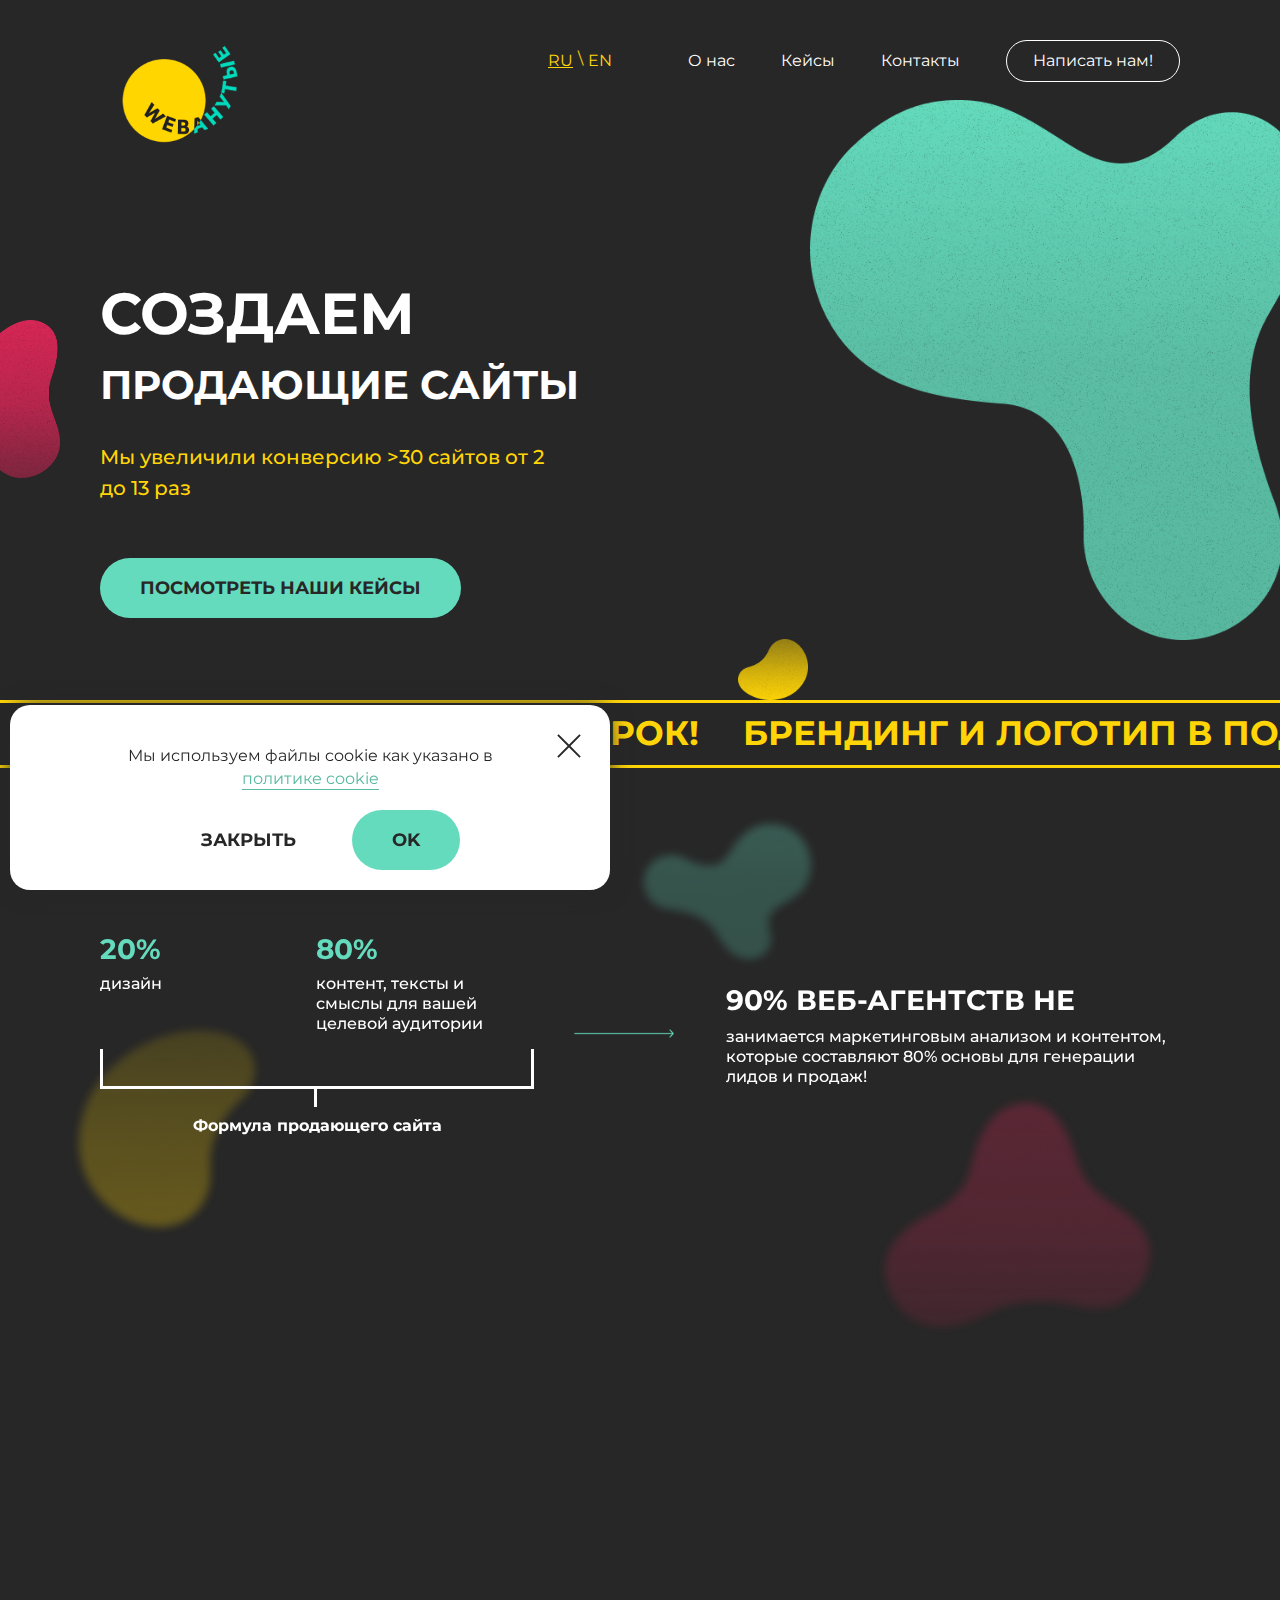
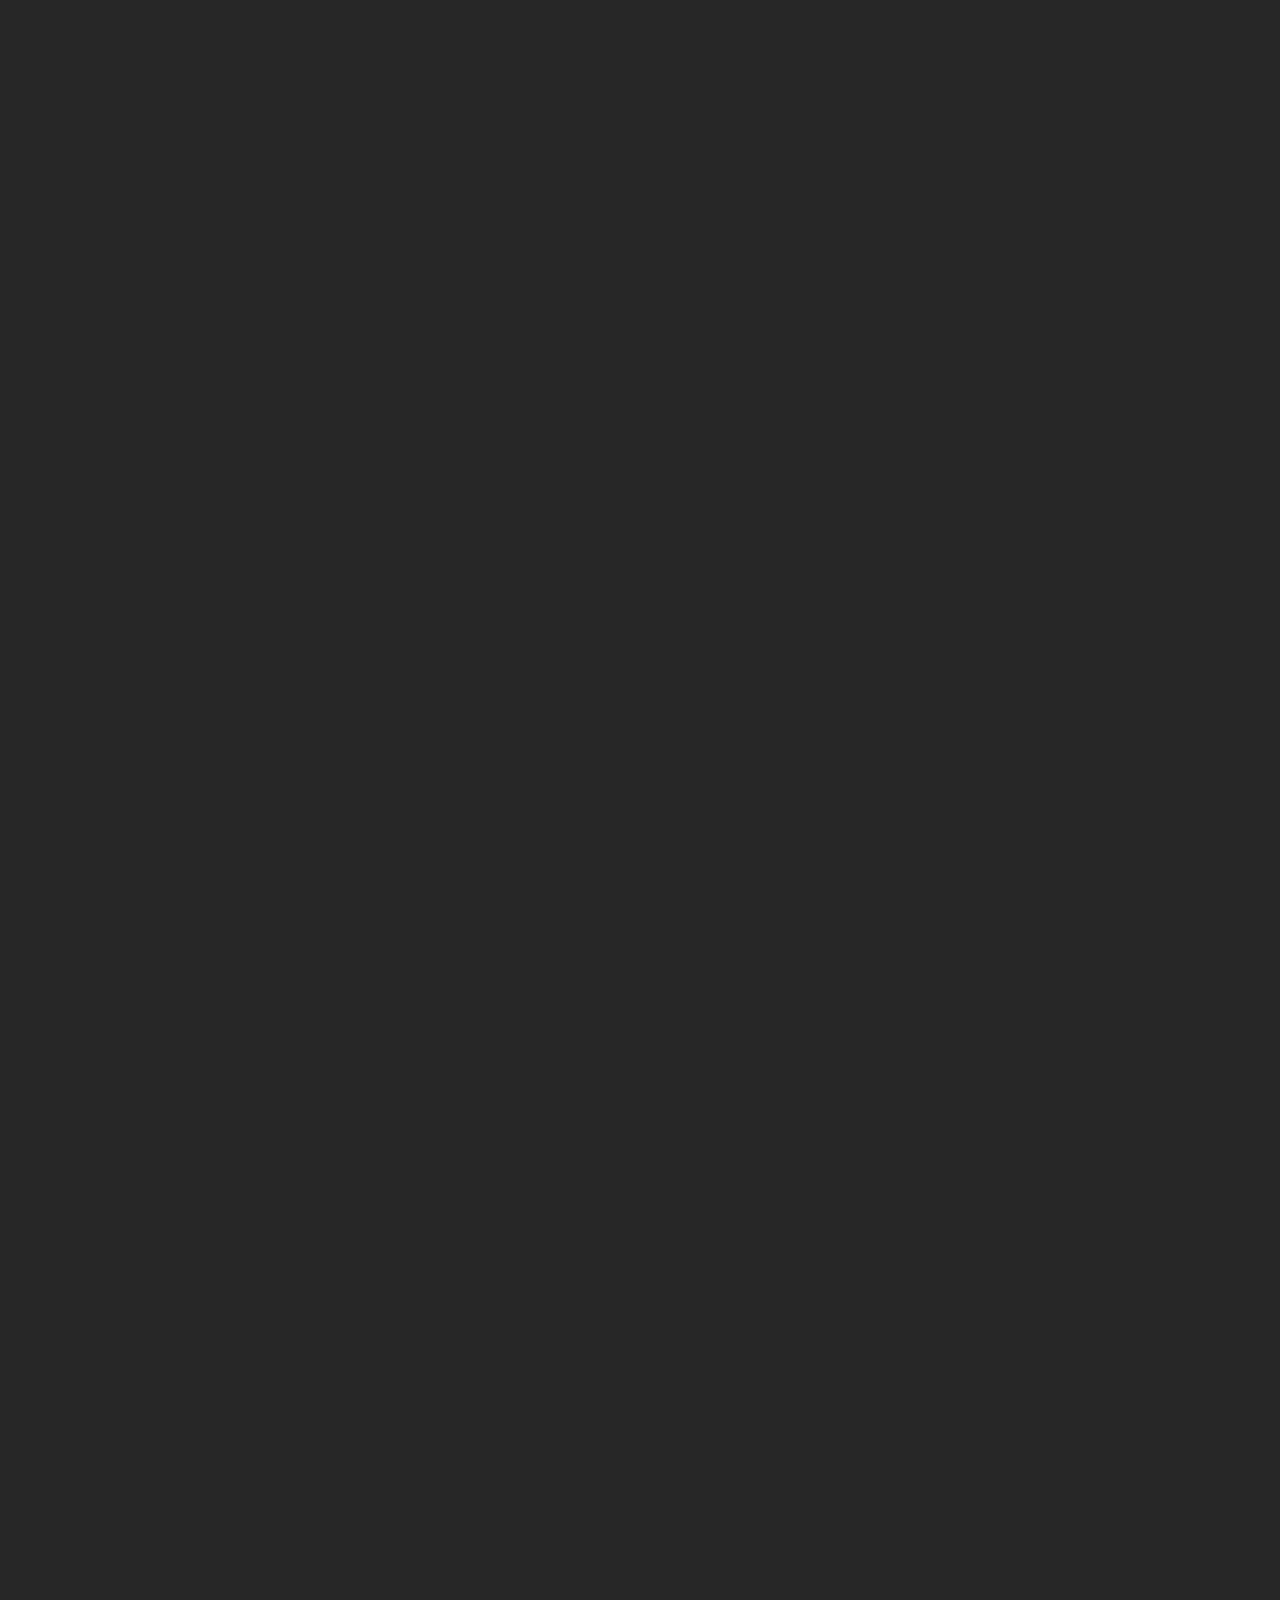
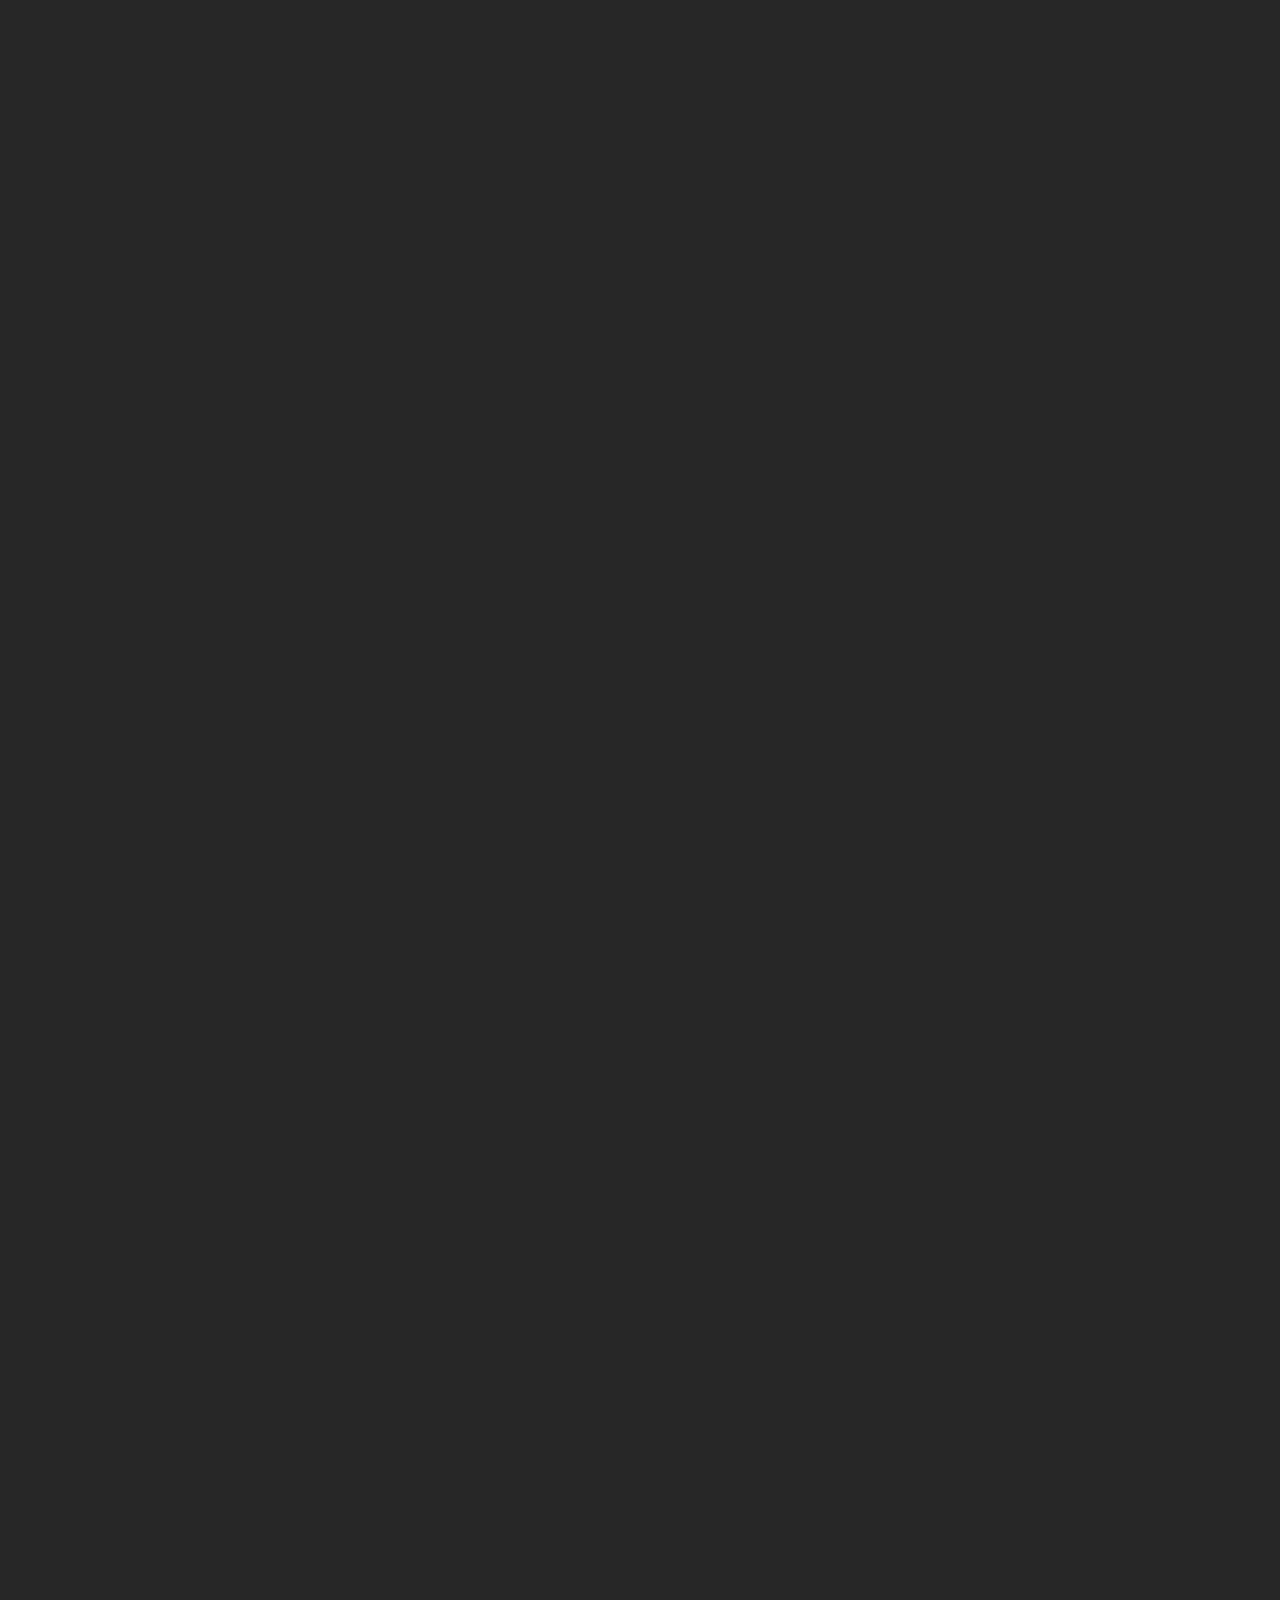
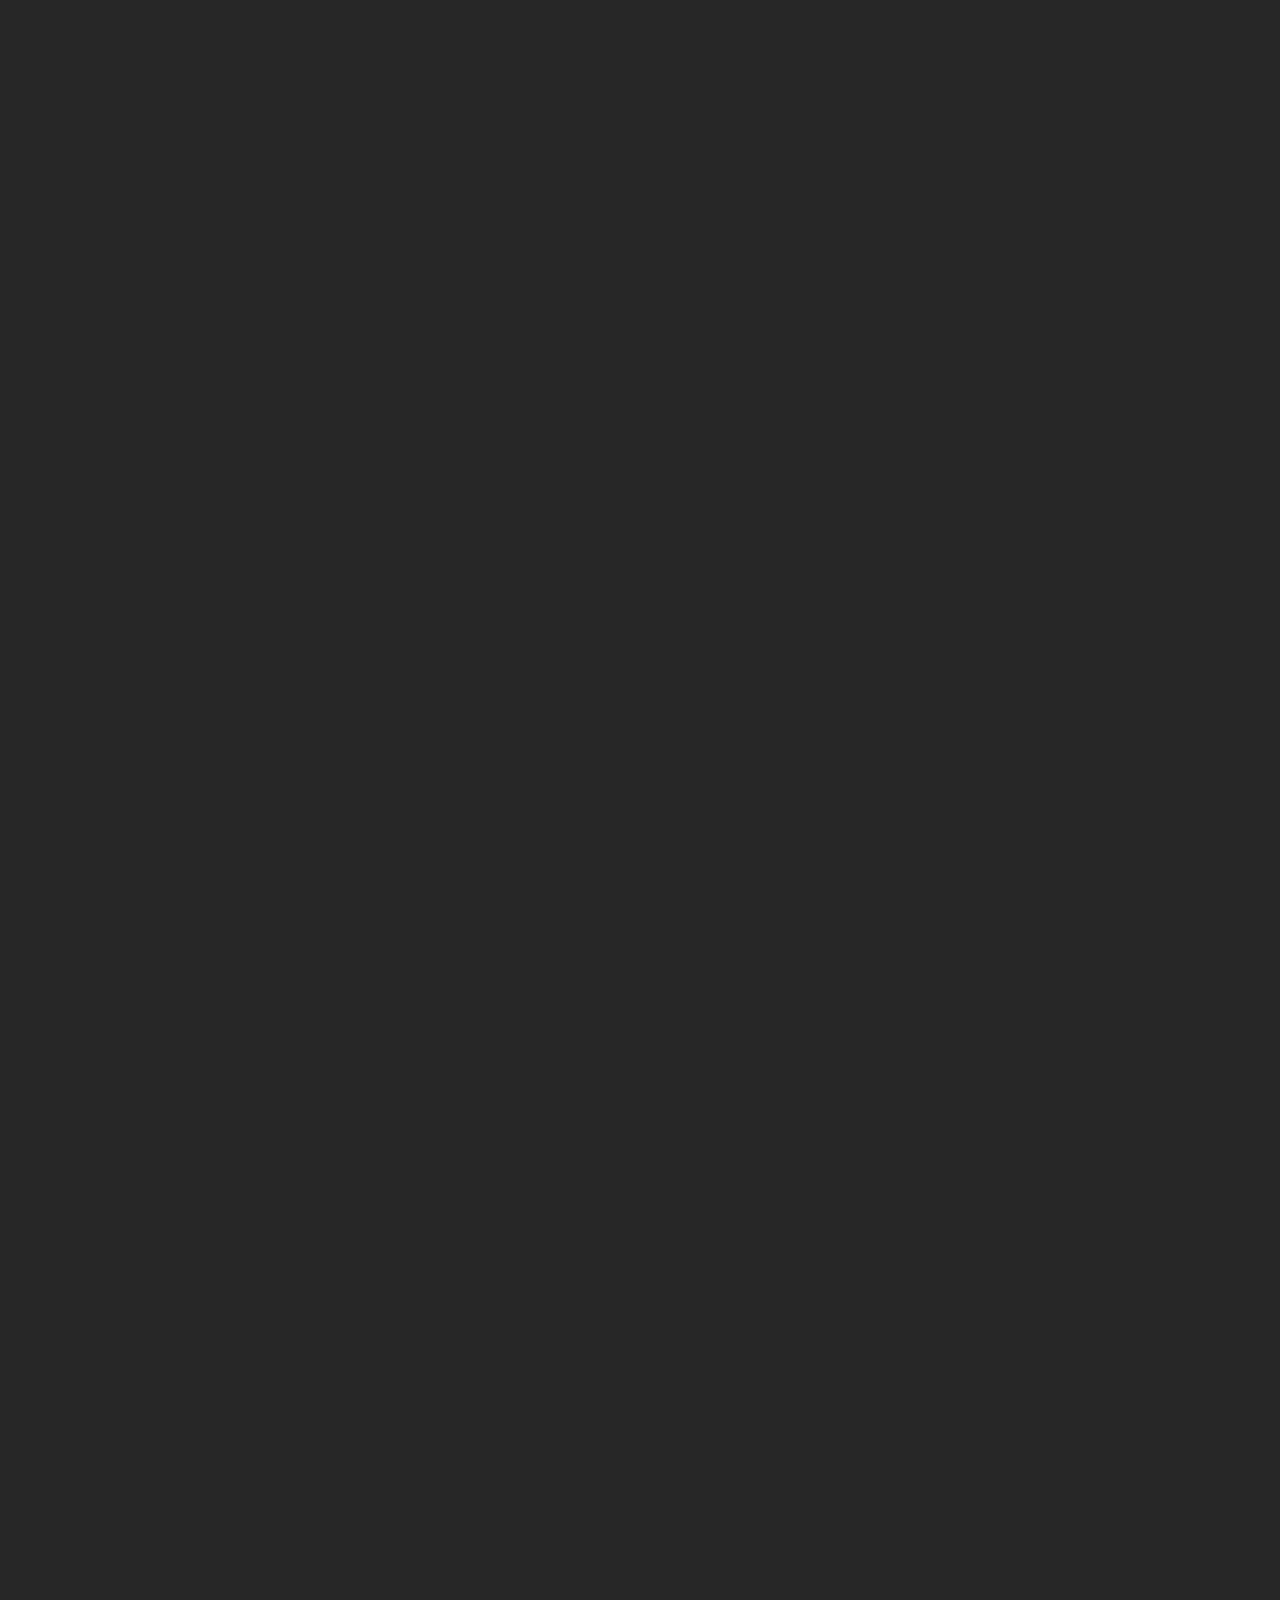
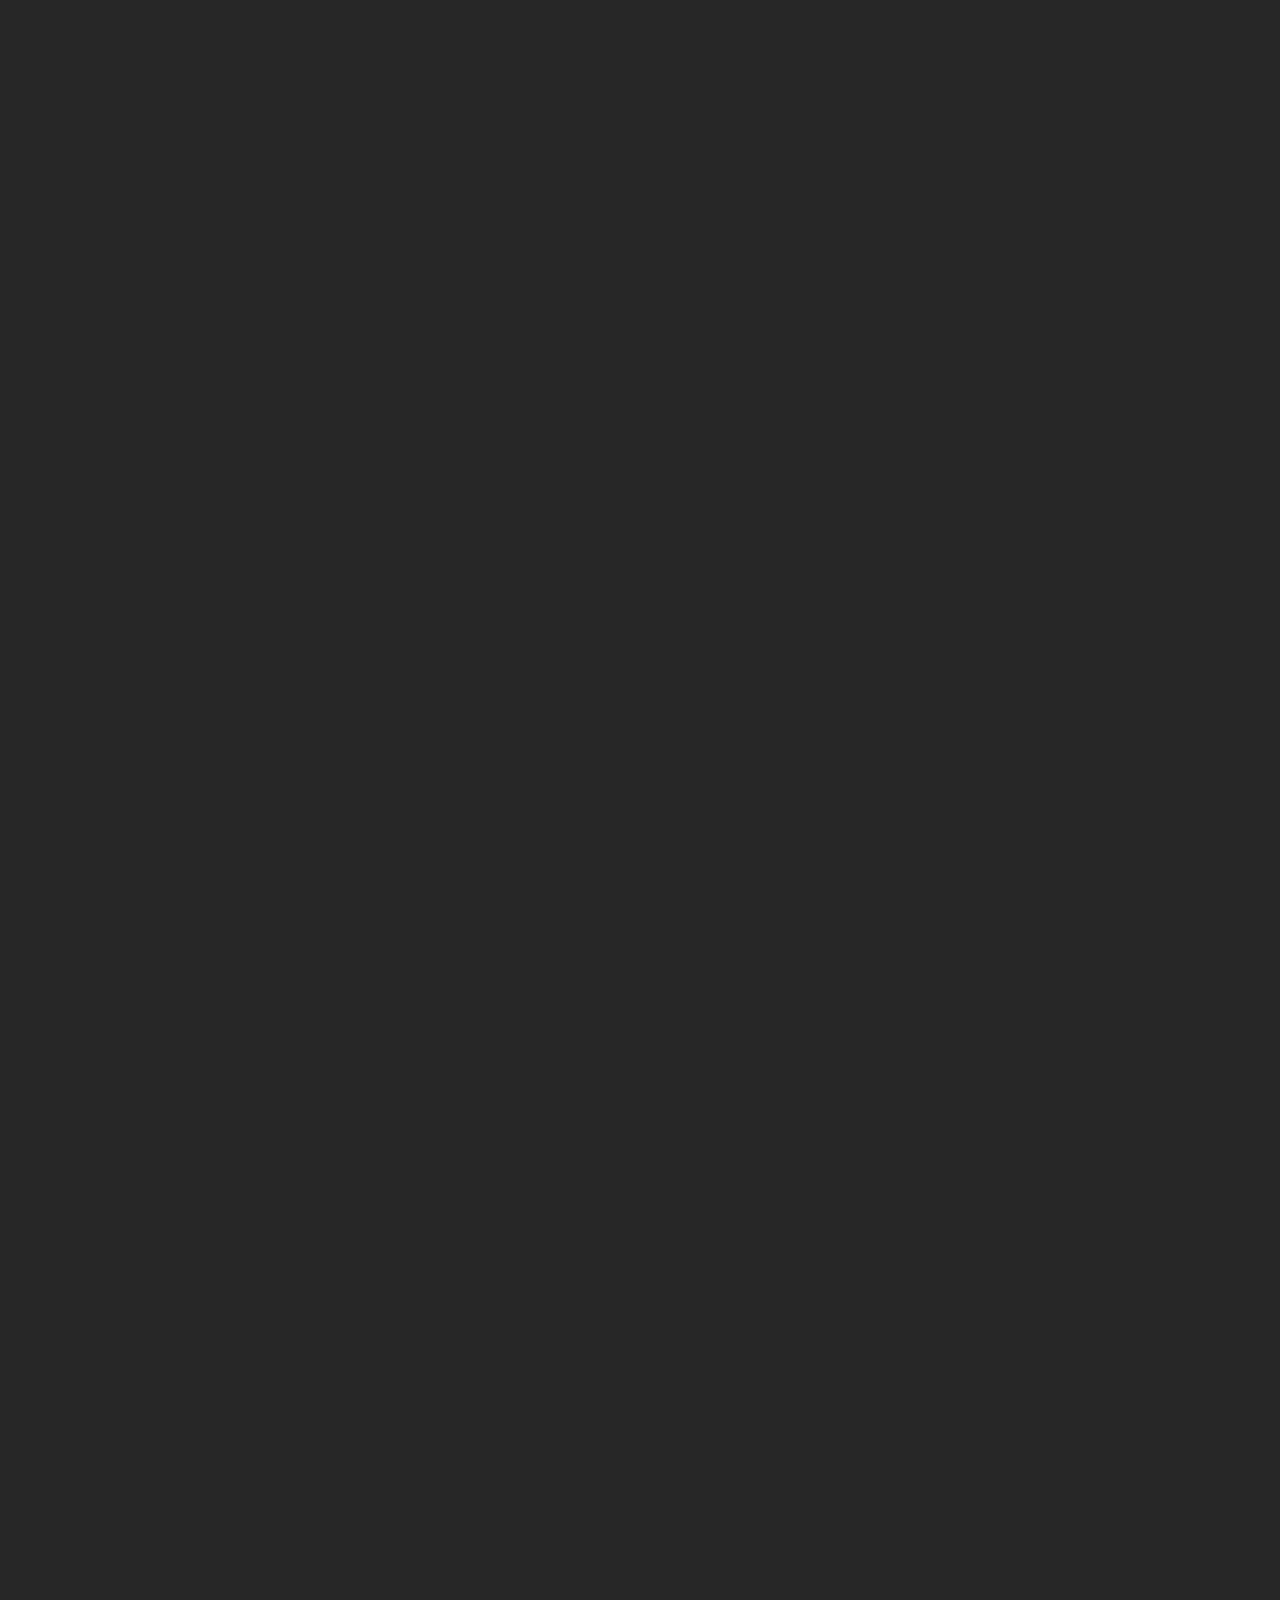
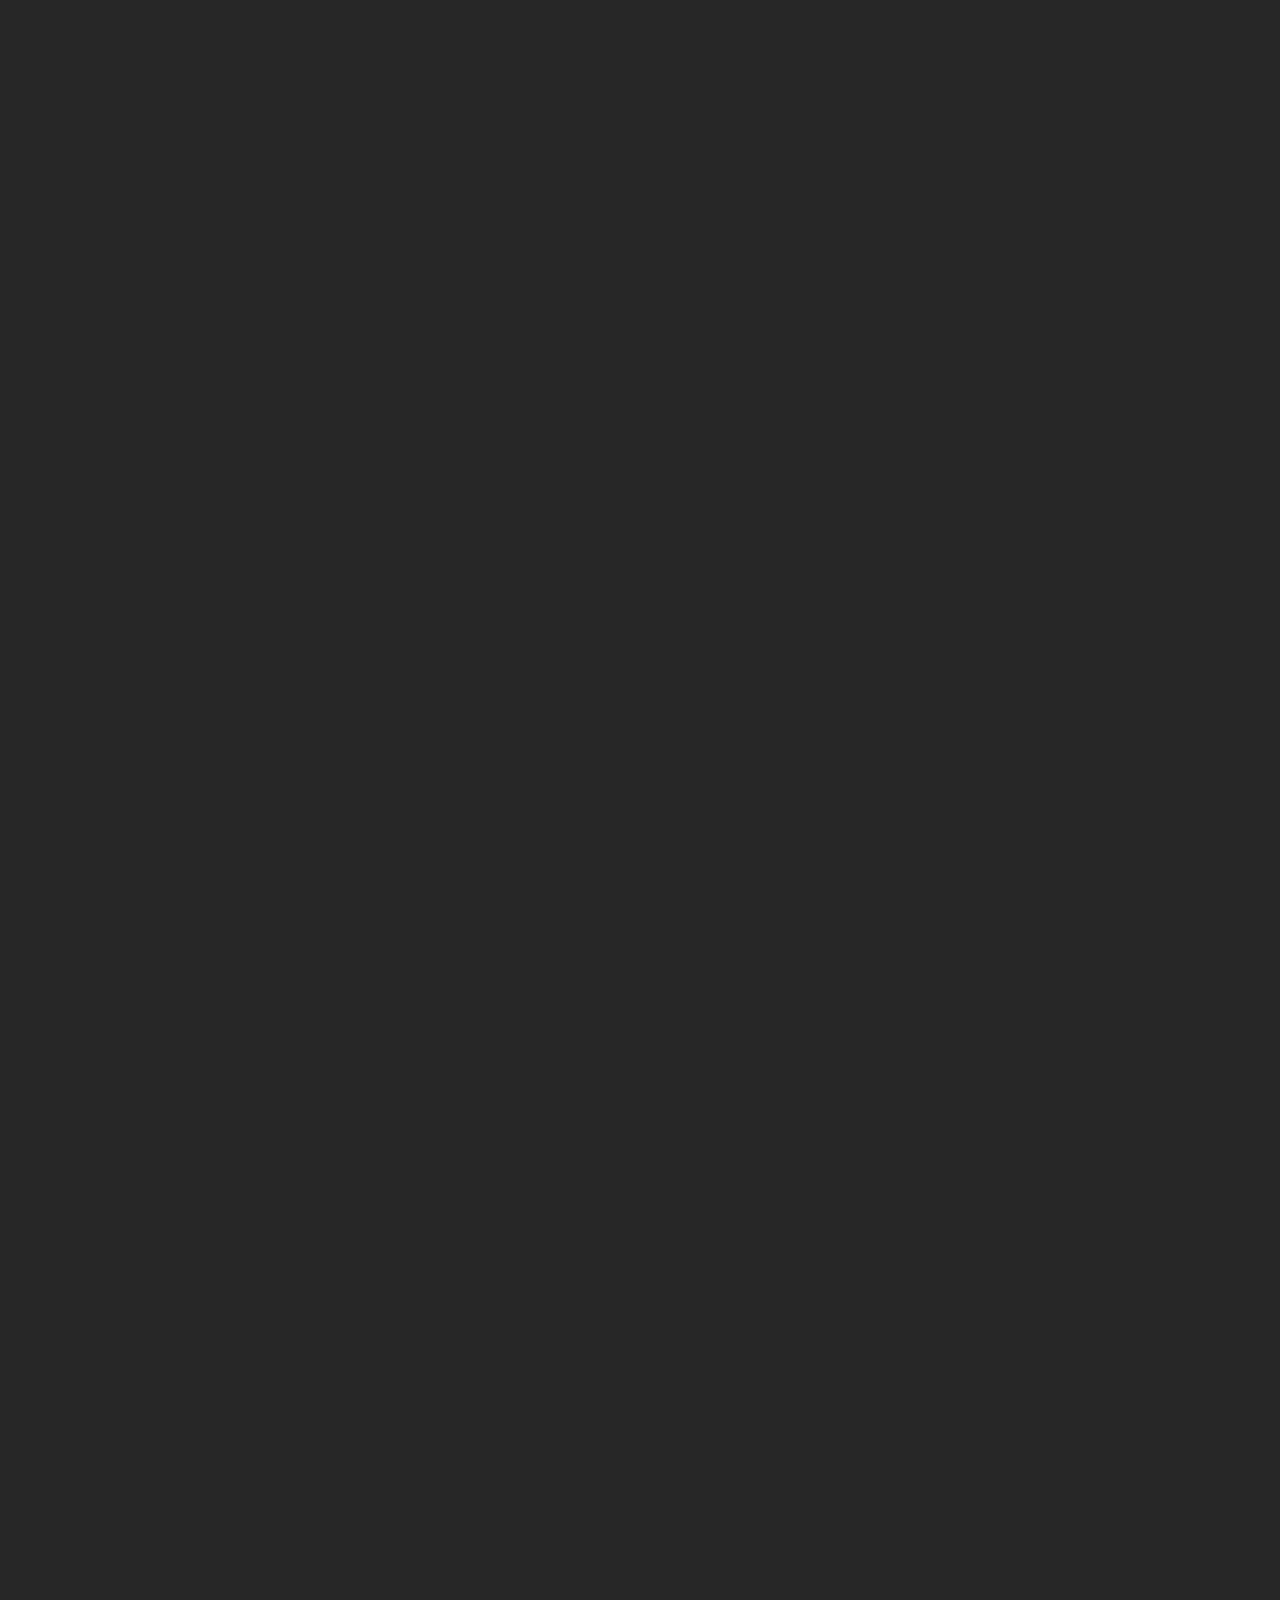
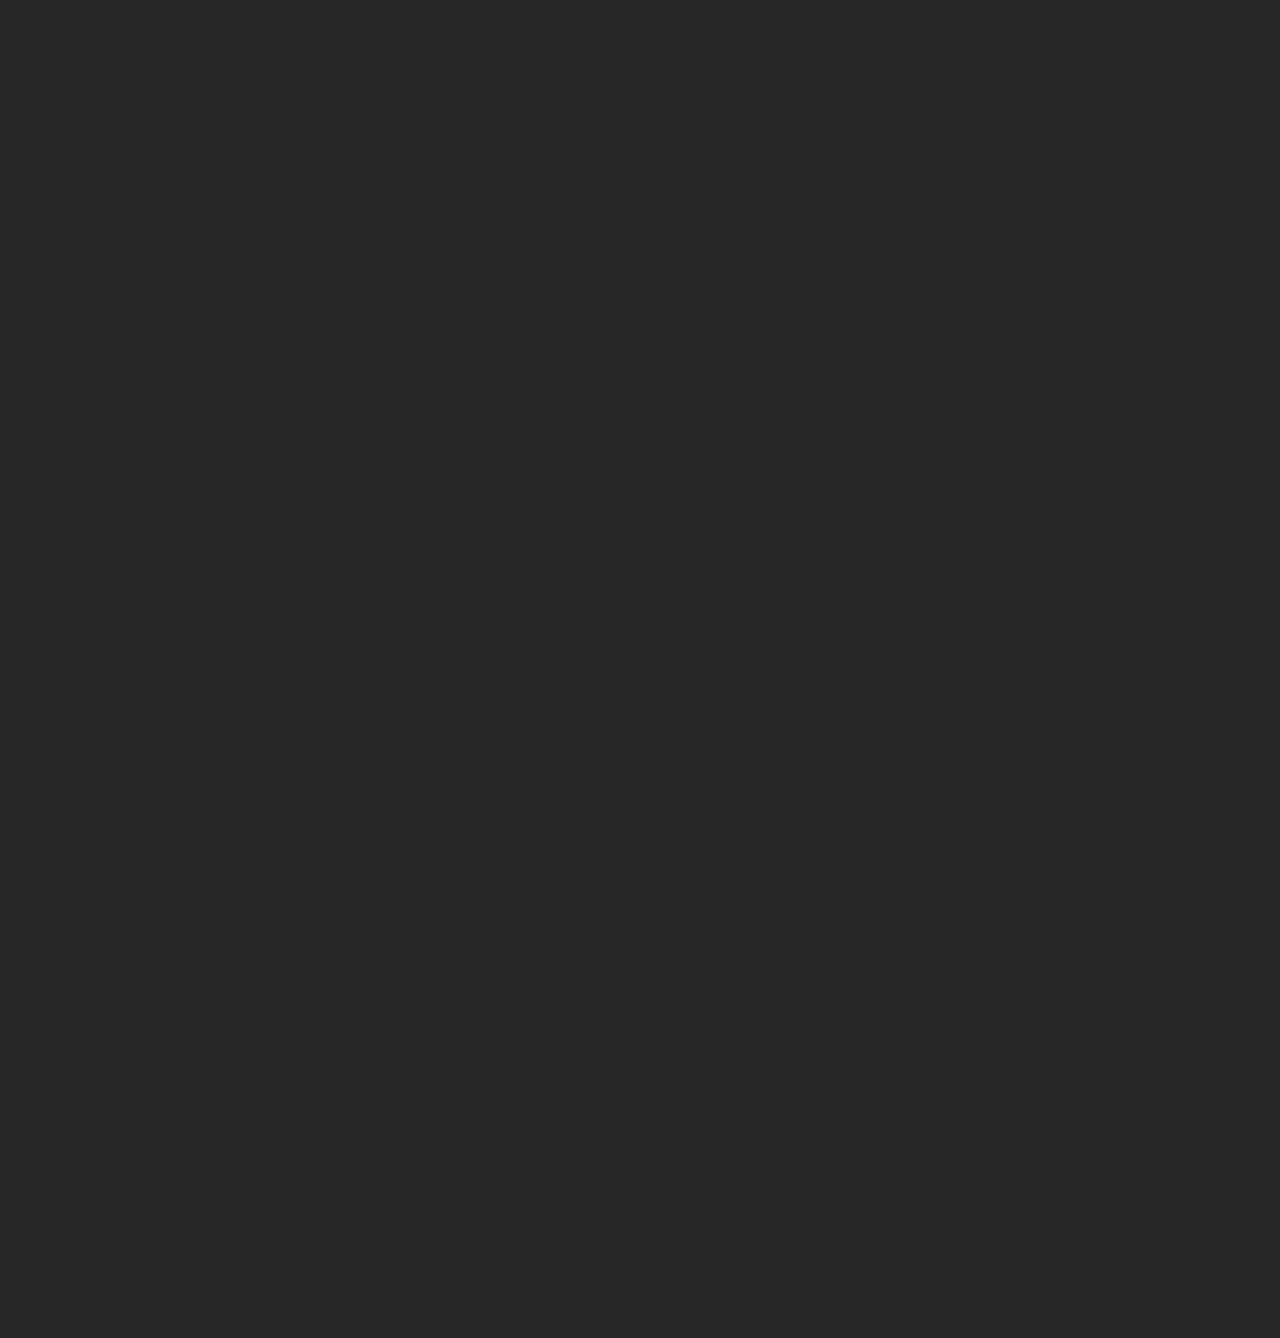
<file: EN/IT/index.html>
<!DOCTYPE html>
<html lang="ru">

<head>
	<meta charset="UTF-8">
	<meta name="viewport" content="width=device-width, initial-scale=1.0">
	<title>WEB-OFF</title>
	<link rel="stylesheet" href="./pages/index.css">
	<link rel="shortcut icon" href="./favicon.ico" type="image/x-icon">
	<link rel="preconnect" href="https://fonts.googleapis.com">
	<link rel="preconnect" href="https://fonts.gstatic.com" crossorigin>
	<link href="https://fonts.googleapis.com/css2?family=Montserrat:wght@400;500;600;700;800&display=swap"
		rel="stylesheet">
	<!-- Yandex.Metrika counter -->
	<script type="text/javascript">
		(function (m, e, t, r, i, k, a) {
			m[i] = m[i] || function () { (m[i].a = m[i].a || []).push(arguments) };
			m[i].l = 1 * new Date();
			for (var j = 0; j < document.scripts.length; j++) { if (document.scripts[j].src === r) { return; } }
			k = e.createElement(t), a = e.getElementsByTagName(t)[0], k.async = 1, k.src = r, a.parentNode.insertBefore(k, a)
		})
			(window, document, "script", "https://mc.yandex.ru/metrika/tag.js", "ym");
		ym(94891335, "init", {
			clickmap: true,
			trackLinks: true,
			accurateTrackBounce: true,
			webvisor: true
		});
	</script>
	<noscript>
		<div><img src="https://mc.yandex.ru/watch/94891335" style="position:absolute; left:-9999px;" alt="" /></div>
	</noscript>
	<!-- /Yandex.Metrika counter -->
</head>

<body class="page page_main">
	<div class="scrollTop"></div>
	<div class="page__wrapper">
		<header class="header page__header">
			<img src="./img/logo.png" alt="" class="header__logo rotating-logo">
			<nav class="header__menu">
				<ul class="header__menu-list">
					<li class="header__menu-list-link lang">
						<a href="https://web-off.ru/" class="header__menu-link act">RU</a>
						<span>\</span>
						<a href="https://web-off.ru/EN" class="header__menu-link">EN</a>
					</li>
					<li class="header__menu-list-link">
						<a href="#team" class="header__menu-link">О нас</a>
					</li>
					<li class="header__menu-list-link">
						<a href="#projects" class="header__menu-link">Кейсы</a>
					</li>
					<li class="header__menu-list-link">
						<a href="#contacts" class="header__menu-link">Контакты</a>
					</li>
					<li class="header__menu-list-link">
						<a href="https://t.me/taakeyourmeds" class="header__menu-link header__menu-link_bordered"
							target="_blank" rel="noopener">Написать нам!</a>
					</li>
				</ul>
			</nav>
			<button class="header__burger"></button>
			<button class="header__close-button"></button>
		</header>
		<section class="container intro content__intro">
			<h1 class="intro__header">
				Создаем
			</h1>
			<h2 class="intro__subheader">
				продающие сайты
			</h2>
			<p class="intro__text">
				Мы увеличили конверсию >30 сайтов от 2 до 13 раз
			</p>
			<a href="#projects" class="btn intro__btn">
				<span>ПОСМОТРЕТЬ НАШИ КЕЙСЫ</span>
			</a>
		</section>
	</div>
	<section class="run">
		<div class="marquee">
			<div>
				<h1>Брендинг и логотип в подарок!</h1>
				<h1>Брендинг и логотип в подарок!</h1>
				<h1>Брендинг и логотип в подарок!</h1>
				<h1>Брендинг и логотип в подарок!</h1>
				<h1>Брендинг и логотип в подарок!</h1>
				<h1>Брендинг и логотип в подарок!</h1>
				<h1>Брендинг и логотип в подарок!</h1>
			</div>
		</div>
	</section>
	<main class="content page__content">
		<section class="statystic content__statystic wow animate__animated animate__fadeInUp">
			<div class="container">
				<div class="statystic__questions">
					<article class="statystic__sites">
						<div class="statystic__sites-main">
							<h3 class="statystic__sites-header">Мы знаем секрет!</h3>
							<div class="statystic__sites-grid">
								<p class="statystic__sites-grid-figures">20%</p>
								<p class="statystic__sites-grid-figures">80%</p>
								<p class="statystic__sites-grid-text">дизайн</p>
								<p class="statystic__sites-grid-text">контент, тексты и смыслы для вашей
									целевой аудитории</p>
							</div>
							<div class="statystic__sites-grid-empty"></div>
							<div class="statystic__sites-grid-empty statystic__sites-grid-empty_left"></div>
							<div class="statystic__sites-grid-empty statystic__sites-grid-empty_right"></div>
							<p class="statystic__sites-formula">Формула продающего сайта</p>
						</div>
					</article>
					<article class="statystic__web-agency">
						<img src="./images/statystic_arrow.png" alt="" class="statystic__web-agency-arrow">
						<div class="statystic__web-agency-data">
							<h3 class="statystic__web-agency-title">90% ВЕБ-АГЕНТСТВ НЕ</h3>
							<p class="statystic__web-agency-text">
								занимается маркетинговым анализом и контентом, которые составляют 80% основы для генерации лидов и продаж!
							</p>
						</div>
					</article>
				</div>
			</div>
		</section>

		<div class="container">
			<section class="offer content__offer wow animate__animated animate__fadeInUp">
				<div class="offer__we-offer">
					<div>
						<h2 class="offer__title">Наши сайты генерируют</h2>
						<h2 class="offer__title offer__title_adv"><strong>в 2,5 раза</strong></h2>
						<h2 class="offer__title">больше заказов</h2>
						<p class="offer__text">
							Потому что мы проводим глубокий маркетинговый анализ, сами пишем тексты и создаем цепляющий дизайн!
						</p>
					</div>
				</div>
				<div class="offer__empty-container-left">
					<div class="offer__empty-container-left-top"></div>
				</div>
				<div class="offer__empty-container-right"></div>
				<div class="offer__empty-mobile-top"></div>
				<div class="offer__empty-mobile-bottom"></div>
				<div class="offer__list-container">
					<h3 class="offer__list-title">Маркетинговый анализ</h3>
					<ul class="offer__list">
						<li class="offer__list-item">Проводим качественный и количественный анализа рынка и конкурентов</li>
						<li class="offer__list-item">Помогаем с упаковков. Создаем позиционирование, УТП и преимущества, за которые вам готовы платить</li>
						<li class="offer__list-item">Создаем продающую структуру и пишем маркетинговые тексты, которые убеждают и ведут к покупке</li>
					</ul>
					<h3 class="offer__list-title">Дизайн</h3>
					<ul class="offer__list">
						<li class="offer__list-item">Создаем мини-брендинг: логотип, цвета, шрифты с опорой на ценности бренда</li>
						<li class="offer__list-item">Создаем нешаблонный и цепляющий дизайн в Figma, который удерживает внимание</li>
						<li class="offer__list-item">Адаптируем дизайн на телефон, планшет и переносим сайт на Tilda или WordPress</li>
					</ul>
				</div>
			</section>
			<section class="projects content__projects wow animate__animated animate__fadeInUp" id="projects">
				<div class="projects__container">
					<h2 class="projects__title">
						Кейсы
						<a href="https://www.behance.net/webanuts" target="_blank" class="more">
							Больше проектов на Behance
							<img src="./images/more.png" alt="">
						</a>
					</h2>
					<div class="pro__grid">
						<div id="pro" class="slider slider_pro">
							<a href="" class="pro__item">
								<span class="pro__pic-wrap">
									<span class="pro__over">
										<span class="pro__desc">Интернет-магазин косметики в Италии: Рост выручки на 11%</span>
										<span class="pro__link">nailshopit.com</span>
									</span>
									<img class="pro__pic" src="./img/res_1.png"
										srcset="./img/res_1.png 1x, ./img/res_1@2x.png 2x" alt="">
								</span>
								<p class="pro__more">А также:</p>
								<p class="pro__res">Рост конверсии с <strong>3.4% до 5.1%</strong></p>
							</a>
							<a href="" class="pro__item">
								<span class="pro__pic-wrap">
									<span class="pro__over">
										<span class="pro__desc">Салон красоты в США: рост количества онлайн записей на 200%</span>
										<span class="pro__link">waxqueenandskin.com</span>
									</span>
									<img class="pro__pic" src="./img/res_2.png"
										srcset="./img/res_2.png 1x, ./img/res_2@2x.png 2x" alt="">
								</span>
						    	<p class="pro__more">А также:</p>
								<p class="pro__res"><strong>Вернулись клиенты,</strong> которые не пользовались услугами >2 лет</p>
							</a>
							<a href="" class="pro__item">
								<span class="pro__pic-wrap">
									<span class="pro__over">
										<span class="pro__desc">Свадебное агентство в Грузии: создание сайта с нуля на wordpress</span>
										<span class="pro__link">peonywedd.com</span>
									</span>
									<img class="pro__pic" src="./img/res_3.png"
										srcset="./img/res_3.png 1x, ./img/res_3@2x.png 2x" alt="">
								</span>
								<p class="pro__more">А также:</p>
								<p class="pro__res"><strong>Рост доверия к бренду</strong> благодаря сайту </strong></p>
							</a>
							<a href="" class="pro__item">
								<span class="pro__pic-wrap">
									<span class="pro__over">
										<span class="pro__desc">Интернет-магазин косметики: рост конверсии с 3.4% до 4%</span>
										<span class="pro__link">cultmanicura.ru</span>
									</span>
									<img class="pro__pic" src="./img/res_4.png"
										srcset="./img/res_4.png 1x, ./img/res_4@2x.png 2x" alt="">
								</span>
								<p class="pro__more">А также:</p>
								<p class="pro__res">Новые клиенты начали совершаь заказы<strong>от 20 тыс руб, при среднем чеке в 4 раза ниже</strong> </p>
							</a>
							<a href="" class="pro__item">
								<span class="pro__pic-wrap">
									<span class="pro__over">
										<span class="pro__desc">Интернет-магазин кондитерской: конверсия 4.5%, а не 2%</span>
										<span class="pro__link">boronovskaya.ru</span>
									</span>
									<img class="pro__pic" src="./img/res_5.png"
										srcset="./img/res_5.png 1x, ./img/res_5@2x.png 2x" alt="">
								</span>
								<p class="pro__more">А также:</p>
								<p class="pro__res">Автоматизировали процесс обработки заказа и оптимизировали скорость на<strong>by
										10%</strong></strong></p>
							</a>
						</div>
					</div>
				</div>
			</section>
			<section class="tag wow animate__animated animate__fadeInUp">
				<h2 class="section-title">Клиенты обращаются к нам, когда хотят</h2>
				<div class="tag__list tag__list_it">
					<div class="tag__item">Создать продающий сайт или интернет-магазин с нуля</div>
					<div class="tag__item">Получить новых клиентов с сайта</div>
					<div class="tag__item">Увеличить количество заказов в 2-3 раза</div>
					<div class="tag__item">Сделать редизайн сайта для повышения доверия</div>
					<div class="tag__item">Автоматизировать обработку заказов</div>
					<div class="tag__item">Увеличить конверсию и сократить рекламный бюджет</div>
				</div>
				<div class="btn modal_btn">
					<span>Хочу увеличить продажи!</span>
				</div>
			</section>
			<section class="comment content__comment wow animate__animated animate__fadeInUp" id="comment">
				<h2 class="projects__title">
					<span>Что говорят наши клиенты</span>
				</h2>
				<div class="comment__container review">
					<div id="slick" class="slider slider_review">
						<div class="review__item">
							<div class="review__name">Мария Королькова</div>
							<div class="review__text">
								Делали лэндинг для школы английского языка. Очень довольны остались проделанной работой. Анастасия очень здорово провела первую онлайн встречу, провела анализ нашего сайта (который мы переделали и перенесли на другую платформу), сделала анализ конкурентов, четко объяснила как нужно правильно сделать структуру сайта. Обратная связь практически 24/7. Всё четко, без воды. Не первый раз делаем сайт, обычно первая консультация начинается с вопроса, а чтобы вы хотели? А я не знаю чего бы я хотела, для этого и обращаюсь к профессионалам. Анастасия не задавала таких вопросов (что для меня сразу сняло все вопросы об уровне профессионализма). Не поделили ни разу о выборе, всем искренне рекомендую!
							</div>
							<div class="review__soc">
								<a href="https://vk.com/topic-200646717_49068047" class="review__picwrap">
									<svg>
										<use xlink:href="./images/sprite.svg#icon-vk"></use>
									</svg>
								</a>
								<a href="https://intelligentclub.ru/" class="review__picwrap">
									<svg>
										<use xlink:href="./images/sprite.svg#icon-gl"></use>
									</svg>
								</a>
							</div>
						</div>
												<div class="review__item">
							<div class="review__name">Карина Гусева</div>
							<div class="review__text">
							Анастасия и ее команда редизайнили и дорабатывали наш страшный сайт.
                            Это был мой третий опыт, ранее работала с компаниями, о которых больно вспоминать.
                            Анастасия все понятно объясняла и вдумчиво отвечала на самые мои нелепые вопросы.
                            Я знаю, что у меня был очень сложный проект на нестандартной ЦМС, но меня не погружали глубоко в сложные процессы, а очень четко объясняли: что можно сделать, как будет выглядеть, сколько нужно времени и какая стоимость.
                            В работе чувствуется полная вовлечённость. Все доработки делали порой за несколько часов. (Это особенно чувствуется, после сотрудничества с другими компаниями, где любое «уточнение у программиста» занимает по несколько дней.
                            Отдельное спасибо за шикарнейший дизайн моего сайта. Каждый раз испытываю эстетическое удовольствие, прогуливаюсь по нему, и уже собираю восторженные отзывы покупателей💜
                            Хочу отметить, что мое сотрудничество с командой Анастасии только началось и я уже заполняю свои новые хотелки и с нетерпением жду их воплощения!
                            Мой сайт: cultmanicura.ru
							</div>
							<div class="review__soc">
								<a href="https://vk.com/topic-200646717_49068047" class="review__picwrap">
									<svg>
										<use xlink:href="./images/sprite.svg#icon-vk"></use>
									</svg>
								</a>
								<a href="https://cultmanicura.ru/" class="review__picwrap">
									<svg>
										<use xlink:href="./images/sprite.svg#icon-gl"></use>
									</svg>
								</a>
							</div>
						</div>
						<div class="review__item">
							<div class="review__name">Евгения Сияние</div>
							<div class="review__text">Дедали сайт для студии детейлинга. Очень понравился подход и профессионализм Анастасии. Ниша для нее была новая, но она прекрасно разобралась во всех тонкостях, помогла пропнализировать конкурентов. Были учтены все мои пожелания и « хочу то сама не знаю что». 100% попадание. Дизайн любовь с первого взгляда.
                        Самое главное, что сайт стал приносить в разы больше лидов чем его предшественник, люди стали активно его посещать. Настя помогла подобрать оптимальный функционал и взаимодействий с сайтом стало больше.
                        А главное, что после завершения проекта Настя всегда на связт и помогает анализировать результаты.
                        Данное агенство не просто создает сайт, оно дает бизнесу второе дыхание, закрывает дырки в маркетинге и добавляет статусности компании, потому что дизайн разработан с особым изяществом.
                        Стоит каждой своей копейки, вложения окупились через 1,5 месяца. Рекомендованную!
                        </div>
							<div class="review__soc">
								<a href="https://vk.com/topic-200646717_49068047" class="review__picwrap">
									<svg>
										<use xlink:href="./images/sprite.svg#icon-vk"></use>
									</svg>
								</a>
								<a href="https://autostudio36.ru/" class="review__picwrap">
									<svg>
										<use xlink:href="./images/sprite.svg#icon-gl"></use>
									</svg>
								</a>
							</div>
						</div>
						<div class="review__item">
							<div class="review__name">Екатерина Бороновская</div>
							<div class="review__text"> У меня довольно сложный интернет-магазин для кондитерской.
                            И от всей души благодарю Анастасию и ее команду за потрясающую работу!!
                            Мы вместе проделали сложнейший путь от выбора структуры и основы всей работы магазина до деталей и нюансов в товарах. Для меня очень ценно оказалось большая вовлеченность команды и скорость реализации - я безумно занята в офлайн работе и меня нужно периодически выдергивать оттуда. Хочу отметить точное понимание командой аспектов, связанных с психологией покупателей, удобством совершения заказов на сайте. Дизайн точно отражает мой концепт, для меня это очень важно. Сайт интегрирован со складской программой.
                            Мы в процессе завершения работы, но я могу сказать совершенно точно - ценность работы для меня оказалась выше цены. Процесс был в удовольствие, результат - 100% попадание в мои потребности. Мои самые искренние рекомендации!!!
                            мой сайт: https://boronovskaya.ru
							</div>
							<div class="review__soc">
								<a href="https://vk.com/topic-200646717_49068047" target="_blank" class="review__picwrap">
									<svg>
										<use xlink:href="./images/sprite.svg#icon-vk"></use>
									</svg>
								</a>
								<a href="https://boronovskaya.ru/" class="review__picwrap">
									<svg>
										<use xlink:href="./images/sprite.svg#icon-gl"></use>
									</svg>
								</a>
							</div>
						</div>
						<div class="review__item">
							<div class="review__name">Татьяна Давыдова</div>
							<div class="review__text">
								Добрый день! Заказывала сайт для магазина одежды у Анастасии. Хочется отметить скорость исполнения работы! Все быстро , четко, красиво! С объяснениями и видеоинструкциями, что очень помогает ! Даже после завершения работы, при возникновении вопроса, ответ приходит незамедлительно! Клиентоориентированность на высоте! Все допуслуги тоже оказываются очень быстро!
							</div>
							<div class="review__soc">
								<a href="https://vk.com/topic-200646717_49068047" target="_blank" class="review__picwrap">
									<svg>
										<use xlink:href="./images/sprite.svg#icon-vk"></use>
									</svg>
								</a>
								<a href="https://tenidav.com/" class="review__picwrap">
									<svg>
										<use xlink:href="./images/sprite.svg#icon-gl"></use>
									</svg>
								</a>
							</div>
						</div>
						<div class="review__item">
							<div class="review__name">Надежда Смирнова</div>
							<div class="review__text">Перед новым годом заказала сайт у Насти, я архитектор дизайнер, владелец студии и очень занятой человек, мне некогда было заниматься сайтом, его наполнением и концепцией. Все от начала и до конца по моему ТЗ сделала Настя со своей профессионалов. Быстро, чёткое креативно. Все продумано. Удобно и красиво, эстетика для меня играет очень важную роль - Анастасия помогала. Советовала, задавала наводящие вопросы. Скурпулезное внимание к каждой детали - вот за что стоит платить и делегировать! Советую ребят всем! Думаю мы и дальше продолжим сотрудничество. У меня есть еще идеи, которые с лёгкостью осуществит Анастасия со своей командой мой сайт прекрасен https://nayadadesign.pro/
                        </div>
							<div class="review__soc">
								<a href="https://vk.com/topic-200646717_49068047" target="_blank" class="review__picwrap">
									<svg>
										<use xlink:href="./images/sprite.svg#icon-vk"></use>
									</svg>
								</a>
								<a href="https://nayadadesign.pro/" class="review__picwrap">
									<svg>
										<use xlink:href="./images/sprite.svg#icon-gl"></use>
									</svg>
								</a>
							</div>
						</div>
												<div class="review__item">
							<div class="review__name">Elena Prude</div>
							<div class="review__text">Anastasia, thank you and your team for my website! I love it and so do all my clients. You took into account all my wishes for design, also gave me a lot of advice and explained to me that the website should, first of all, sell. Thanks to this, I have already got new clients from my website. It was a pleasure to work with you and I will recommend you to all my colleagues!
                        </div>
							<div class="review__soc">
								<a href="https://vk.com/topic-200646717_49068047" target="_blank" class="review__picwrap">
									<svg>
										<use xlink:href="./images/sprite.svg#icon-vk"></use>
									</svg>
								</a>
								<a href="http://waxqueenandskin.com/" class="review__picwrap">
									<svg>
										<use xlink:href="./images/sprite.svg#icon-gl"></use>
									</svg>
								</a>
							</div>
						</div>
						<div class="review__item">
							<div class="review__name">Лебедь Артемиев</div>
							<div class="review__text">
							Ахуенные и воистину вебанутые! Надо брать!
							</div>
							<div class="review__soc">
								<a href="" target="_blank" class="review__picwrap">
									<svg>
										<use xlink:href="./images/sprite.svg#icon-gl"></use>
									</svg>
								</a>
							</div>
						</div>
					</div>
				</div>
			</section>
		</div>
		<section class="why-us content__why-us wow animate__animated animate__fadeInUp">
			<div class="container">
				<h2 class="why-us__title">Почему выбирают нас?</h2>
				<div class="why-us__grid">
					<article class="why-us__grid-article why-us__grid-article_one">
						<img src="./images/why_1.png" alt="" class="why-us__grid-article-number">
						<h3 class="why-us__grid-article-title">Создаем структуру и cами пишем тексты</h3>
						<p class="why-us__grid-article-text">
							<span class="why-us__grid-article-text_bold">Глубоко вникаем в ваш бизнес,</span>
							анализируем конкурентов, проводим CustDev (глубинные интервью) и строим продающую воронку на сайте.
						</p>
					</article>
					<article class="why-us__grid-article why-us__grid-article_two">
						<img src="./images/why_2.png" alt="" class="why-us__grid-article-number">
						<h3 class="why-us__grid-article-title">Берем риски на себя - даем гарантию конверсии</h3>
						<p class="why-us__grid-article-text">
							Если мы повышаем конверсию сайта и не получили оговренный результат -  
							<span class="why-us__grid-article-text_bold">1 месяц бесплатно дорабатываем сайт</span> и повышаем конверсию!
						</p>
					</article>
					<article class="why-us__grid-article why-us__grid-article_three">
						<img src="./images/why_3.png" alt="" class="why-us__grid-article-number">
						<h3 class="why-us__grid-article-title">Вы платите за результат, а не часы</h3>
						<p class="why-us__grid-article-text">
							<span class="why-us__grid-article-text_bold">Наша работа не завязана на часы</span>
							 Если мы потратим на маркетинговый анализ в 2 раза больше времени, вы не будете за это переплачивать.
						</p>
					</article>
					<article class="why-us__grid-article why-us__grid-article_four">
						<img src="./images/why_4.png" alt="" class="why-us__grid-article-number">
						<h3 class="why-us__grid-article-title">Говорим с вами на одном языке</h3>
						<p class="why-us__grid-article-text"> 
						<span class="why-us__grid-article-text_bold">Говорим без сложных айтишных слов</span>
							и отвечаем на любые ваши вопросы. Нам важно быть с вами на одной волне, чтобы вы понимали каждый этап работы.
						</p>
					</article>
				</div>
			</div>
		</section>
<div class="container">
    <section class="cat wow animate__animated animate__fadeInUp">
        <h2 class="section-title cat__title">У вашего сайта низкая конверсия?</h2>
        <p class="cat__desc">Отправьте нам ваш сайт, и мы скажем почему!</p>
        <div class="ac ac_min cat__mb">
            <div class="btn modal_btn"><span>Отправить сайт на аудит!</span></div>
        </div>
        <img src="./img/cat.svg" alt="" class="cat__cat">
    </section>
</div>
<div class="container stage wow animate__animated animate__fadeInUp">
    <h2>Наш подход</h2>
    <h3>От вас потребуется всего 1-3 часа на согласование.<br>
        Все остальное мы берем на себя, чтобы вы могли сконцентрироваться на своем бизнесе.</h3>
    <div class="stage__list">
        <div class="stage__item">
            <img class="stage__pic" src="./img/how_1.png" srcset="./img/how_1.png 1x, ./img/how_1@2x.png 2x" alt="">
            <h4 class="stage__title">1.Маркетинговый<br>анализ</h4>
            <ul class="stage__desc">
                <li>Мы проводим c вами созвон в Zoom</li>
                <li>Анализируем конкурентов, продукт и проводим CustDev (глубинное интервью)</li>
                <li>Cоздаем УТП, позиционирование, офферы, продающую структуру сайта и пишем тексты</li>
                <li>Генерируем идеи для увеличения продаж в 2-3 раза</li>
            </ul>
        </div>
        <div class="stage__item">
            <img class="stage__pic" src="./img/how_2.png" srcset="./img/how_2.png 1x, ./img/how_2@2x.png 2x" alt="">
            <h4 class="stage__title">2.UI-UX<br>дизайн</h4>
            <ul class="stage__desc">
                <li>На основе маркетингового анализа и миссии бренда утверждаем референсы</li>
                <li>Создаем мини-брендинг: подбираем шрифты, цвета, рисуем логотип</li>
                <li>Разрабатываем нешаблонный дизайн сайта в Figma для телефона и компьютера</li>
            </ul>
        </div>
        <div class="stage__item">
            <img class="stage__pic" src="./img/how_3.png" srcset="./img/how_3.png 1x, ./img/how_3@2x.png 2x" alt="">
            <h4 class="stage__title">3.Разработка<br>сайта</h4>
            <ul class="stage__desc">
                <li>Верстаем сайт по согласованному дизайну в Figma</li>
                <li>Адаптируем для телефона, планшета и компьютера</li>
                <li>Оптимизируем картинки и скорость сайта</li>
                <li>Делаем базовую SEO-оптимизацию</li>
                <li>Переносим сайт на WordPress или Tilda</li>
            </ul>
        </div>
        <div class="stage__item">
            <img class="stage__pic" src="./img/how_4.png" srcset="./img/how_4.png 1x, ./img/how_4@2x.png 2x" alt="">
            <h4 class="stage__title">4.Техническая<br>настройка</h4>
            <ul class="stage__desc">
                <li>Настраиваем хостинг и домен</li>
                <li>Настраиваем лид-формы, онлайн-оплату, корзину и тд</li>
                <li>Тестируем сайт</li>
                <li>Присылаем видео-обучение по работе с сайтом</li>
            </ul>
        </div>
    </div>
</div>
<div class="container">
    <section class="special-offer content__special-offer wow animate__animated animate__fadeInUp">
        <h2 class="special-offer__title">Только 2 недели</h2>
        <h2 class="special-offer__title">
            <span class="g">Мини-брендинг +</span>
            <span class="y">логотип в подарок!</span>
        </h2>
    </section>
    <section class="price wow animate__animated animate__fadeInUp">
        <h2 class="section-title">Цены и тарифы</h2>
        <div class="price__wrap">
            <div class="price__item">
                <div class="price__head">
                    <h3 class="price__name">Лендинг<br>1 страница</h3>
                    <h4 class="price__subname">на tilda/wordpress</h4>
                </div>
                <div class="price__body">
                    <div class="price__for">ПОДХОДИТ:</div>
                    <div class="price__desc">Стартапам. Компаниям, которые запускают новый продукт. Молодым и небольшим проектам с 1 продуктом.</div>
                    <div class="price__for">Что входит:</div>
                    <ul class="price__list">
                        <li></li>
                        <li>Конверсия лендинга от 5%</li>
                        <li>Маркетинговый анализ конкурентов и вашего продукта</li>
                        <li>Создание позиционирования, офферов, УТП и ценностей продукта</li>
                        <li>Написание текстов и создание продающей структуры сайта</li>
                        <li>Простой, интуитивно понятный и стильный дизайн</li>
                        <li>Адаптация на телефон, планшет и компьютер</li>
                        <li>Email-уведомления о лидах</li>
                        <li>Настройка хостинга, SSL и домена</li>
                    </ul>
                </div>
                <div class="price__foot">
                    <h3 class="price__from">От 95 000 руб</h3>
                    <h4 class="price__price">85 000 руб</h4>
                </div>
            </div>
            <div class="price__item">
                <div class="price__head">
                    <h3 class="price__name">Корпоративный сайт</h3>
                    <h4 class="price__subname">на tilda/wordpres</h4>
                </div>
                <div class="price__body">
                    <div class="price__for">ПОДХОДИТ:</div>
                    <div class="price__desc">Проектам с количеством услуг от 3 шт. Проектам, которые выходят на новые рынки, сегменты или работают с разными ца.</div>
                    <div class="price__for">Что входит:</div>
                    <ul class="price__list">
                        <li>Конверсия сайта от 5%</li>
                        <li>Маркетинговый анализ конкурентов и вашего продукта</li>
                        <li>Создание позиционирования, офферов, УТП и ценностей продукта</li>
                        <li>Написание текстов на все страницы сайта и создание продающей структуры</li>
                        <li>Простой, интуитивно понятный и стильный дизайн</li>
                        <li>Адаптация на телефон, планшет и компьютер</li>
                        <li>Email-уведомления о лидах</li>
                        <li>Настройка хостинга, SSL и домена</li>
                    </ul>
                </div>
                <div class="price__foot">
                    <h3 class="price__from">От 110 000 руб</h3>
                    <h4 class="price__price">100 000 руб</h4>
                </div>
            </div>
					<div class="price__item">
<div class="price__head">
    <h3 class="price__name">Интернет-магазин</h3>
    <h4 class="price__subname">на wordpress</h4>
</div>
<div class="price__body">
    <div class="price__for">ПОДХОДИТ:</div>
    <div class="price__desc">Оффлайн магазинам, которые хотят продавать онлайн. Проектам, которые продают в соцсетях и хотят масштабировать бизнес. Любому товарному бизнесу.</div>
    <div class="price__for">Что входит:</div>
    <ul class="price__list">
                        <li>Конверсия магазина от 2%</li>
                        <li>Маркетинговый анализ конкурентов и вашего продукта</li>
                        <li>Создание позиционирования, офферов, УТП и ценностей магазина</li>
                        <li>Написание текстов на главную и создание продающей структуры сайта</li>
                        <li>Простой, интуитивно понятный и стильный дизайн</li>
                        <li>Настройка онлайн-оплаты, корзины, оформления заказа, каталога и фильтров</li>
                        <li>Настройка инструментов дожатия на сайте: email, онлайн-чаты и тд</li>
                        <li>Адаптация на телефон, планшет и компьютер</li>
                        <li>Настройка хостинга, SSL и домена</li>
    </ul>
</div>
<div class="price__foot">
    <h3 class="price__from">От 220 000 руб</h3>
    <h4 class="price__price">190 000 руб</h4>
</div>
</div>
</div>
<article class="gift">
    <img src="./img/gift.svg" alt="" class="gift__pic">
    <h3 class="gift__title">В ПОДАРОК</h3>
    <ul class="gift__list">
        <li>Мини-брендинг: цвета, шрифты и логотип</li>
        <li>3 месяца поддержки</li>
        <li>Видео-обучение по работе с сайтом</li>
    </ul>
</article>
<div class="ac">
    <div class="btn btn_yellow btn_yellow-shadow modal_btn"><span>Рассчитать стоимость</span></div>
</div>
</section>
<section class="cat cat_team wow animate__animated animate__fadeInUp">
<h2 class="section-title cat__title">ПРОТЕСТИРУЙТЕ НАС <br><span>ЗА 35 000 руб</span></h2>
<h4 class="cat__subtitle">Мы проведем маркетинговый анализ:</h4>
<ul class="cat__list">
    <li>Выявим, почему вы лучше ваших конкурентов</li>
    <li>Определим УТП, позиционирвание и ценности, которые будут вас продавать</li>
    <li>Разработаем 3 уникальных оффера, которые повысят конверсию в продажу</li>
    <li>Создадим продающую структуру сайта, которая будет вызывать доверие</li>
    <li>Напишем маркетинговые тексты для главной страницы сайта</li>
</ul>
<div class="ac ac_min cat__mb">
    <div class="btn modal_btn"><span>ХОЧУ ПОПРОБОВАТЬ!</span></div>
</div>
<img src="./img/cat.svg" alt="" class="cat__cat">
</section>
</div>
</section>
<section class="team content__team wow animate__animated animate__fadeInUp" id="team">
<div class="container">
    <h2 class="team__title">НАША КОМАНДА</h2>
    <div class="team-wrap">
        <div id="slick2" class="slider slider_team">
            <figure class="team__member">
                <img class="team__picture" src="./img/user_1.png"
                    srcset="./img/user_1.png 1x, ./img/user_1@2x.png 2x" alt="">
                <figcaption class="team__picture-text">
                    <h3 class="team__picture-text-name">Анастасия Фокина</h3>
                    <p class="team__picture-text-role">Руководитель-вдохновитель</p>
                </figcaption>
            </figure>
            <figure class="team__member">
                <img class="team__picture" src="./img/user_2.png"
                    srcset="./img/user_2.png 1x, ./img/user_2@2x.png
 2x" alt="">
                <figcaption class="team__picture-text">
                    <h3 class="team__picture-text-name">Марианна Штехель</h3>
                    <p class="team__picture-text-role">Дизайнер UI/UX</p>
                </figcaption>
            </figure>
            <figure class="team__member">
                <img class="team__picture" src="./img/user_3.png"
                    srcset="./img/user_3.png 1x, ./img/user_3@2x.png 2x" alt="">
                <figcaption class="team__picture-text">
                    <h3 class="team__picture-text-name">Станислав Нелюбов</h3>
                    <p class="team__picture-text-role">Коммерческий директор</p>
                </figcaption>
            </figure>
            <figure class="team__member">
                <img class="team__picture" src="./img/user_4.png"
                    srcset="./img/user_4.png 1x, ./img/user_4@2x.png 2x" alt="">
                <figcaption class="team__picture-text">
                    <h3 class="team__picture-text-name">Илья Вьюн</h3>
                    <p class="team__picture-text-role">Фронтенд-разработчик</p>
                </figcaption>
            </figure>
            <figure class="team__member">
                <img class="team__picture" src="./img/user_5.png"
                    srcset="./img/user_5.png 1x, ./img/user_5@2x.png 2x" alt="">
                <figcaption class="team__picture-text">
                    <h3 class="team__picture-text-name">Дарья Афонина</h3>
                    <p class="team__picture-text-role">Копирайтер и маркетолог</p>
                </figcaption>
            </figure>
            <figure class="team__member">
                <img class="team__picture" src="./img/user_6.png"
                    srcset="./img/user_6.png 1x, ./img/user_6@2x.png 2x" alt="">
                <figcaption class="team__picture-text">
                    <h3 class="team__picture-text-name">Алексей Илларионов</h3>
                    <p class="team__picture-text-role">Бэкенд-разработчик</p>
                </figcaption>
            </figure>
            <figure class="team__member">
                <img class="team__picture" src="./img/user_7.png"
                    srcset="./img/user_7.png 1x, ./img/user_7@2x.png 2x" alt="">
                <figcaption class="team__picture-text">
                    <h3 class="team__picture-text-name">Голованов Константин</h3>
                    <p class="team__picture-text-role">Full-stack-разработчик</p>
                </figcaption>
            </figure>
            <figure class="team__member">
                <img class="team__picture" src="./img/user_8.png"
                    srcset="./img/user_8.png 1x, ./img/user_8@2x.png 2x" alt="">
                <figcaption class="team__picture-text">
                    <h3 class="team__picture-text-name">Михаил Александренко</h3>
                    <p class="team__picture-text-role">Менеджер проектов</p>
                </figcaption>
            </figure>
            <figure class="team__member">
                <img class="team__picture" src="./img/user_9.png"
                    srcset="./img/user_9.png 1x, ./img/user_9@2x.png 2x" alt="">
                <figcaption class="team__picture-text">
                    <h3 class="team__picture-text-name">Маск Илонович</h3>
                    <p class="team__picture-text-role">Консультант по уборке</p>
                </figcaption>
            </figure>
        </div>
    </div>
</div>
</section>

<div id="contacts" class="container container_contact">
    <section class="step wow animate__animated animate__fadeInUp">
        <h2 class="section-title section-title_black">Первый шаг&nbsp;&ndash;</h2>
        <h3 class="step__sub">
            БЕСПЛАТНАЯ КОНСУЛЬТАЦИЯ С МАРКЕТОЛОГОМ, который ответит на все ваши вопросы и поможет со
            стратегией продаж через сайт!
        </h3>
        <p class="step__text">Напишите нам: <a href="mailto:info@web-off.com">info@web-off.com</a></p>
        <p class="step__text last">Или запишитесь на бесплатную консультацию!</p>
        <div class="step__group">
            <div class="btn btn_white modal_btn">
                <span>Записаться на бесплатную консультацию!</span>
            </div>
            <div class="socgroup">
                <a href="https://t.me/taakeyourmeds" class="soc" target="_blank" rel="noopener">
                    <svg>
                        <use xlink:href="./images/sprite.svg#icon-te"></use>
                    </svg>
                </a>
                <a href="https://wa.me/79853889529" class="soc" target="_blank" rel="noopener">
                    <svg>
                        <use xlink:href="./images/sprite.svg#icon-wa"></use>
                    </svg>
                </a>
            </div>
        </div>
    </section>
</div>

</main>
<footer class="footer page__footer page__footer_project page__footer_index wow animate__animated animate__fadeInUp"
    id="footer">
    <div class="container footer-container_project">

        <section class="info footer__info footer__info_project">
            <nav class="info__social-links">
                <a href="https://t.me/taakeyourmeds" target="_blank" class="info__telegram-link" rel="noopener">
                    <img src="./images/soc_telega.png" alt="">
                <a href="https://wa.me/79853889529" target="_blank" class="info__vk-link" rel="noopener">
                    <img src="./images/soc_wassap.png" alt="">
                </a>
            </nav>
            <p class="info__privacy">
                <a href="privacy.html">Политика конфиденциальности</a>
            </p>
            <p class="info__copyright">&copy;&nbsp;2023 Web-off</p>
        </section>
    </div>
</footer>
<div class="modal-bg"></div>
<div class="modal-wrap">
    <div class="modal" data-attr="modal_form">
        <div class="modal__body">
            <div class="modal__inner">
                <div class="formwrap">
                    <div class="modal__desc">Оставьте ваши контакты, и мы свяжемся с вами в течение 20 минут!</div>
                    <form id="register-form" action="#" class="modal__form_forlistener">
                        <label>
                            <span>E-mail</span>
                            <input class="input input_req" type="text" id="email" name="email">
                            <span class="error__text">Пожалуйста, заполните это поле!</span>
                        </label>
                        <label>
                            <span>Телефон </span>
                            <input id="phone" class="input input_req" type="tel" name="phone" autocomplete="off">
                            <span class="error__text">Пожалуйста, заполните это поле!</span>
                        </label>
                        <label>
                            <span>Ссылка на веб-сайт <small>(если вы хотите увеличить конверсию или сделать редизайн)</small></span>
                            <input class="input" type="text" id="website" name="website">
                            <span class="error__text">Пожалуйста, заполните это поле!</span>
                        </label>
                        <button type="submit" class="btn btn_yellow send_btn">Отправить!</button>
                        <div class="privacy">Нажимая "Отправить", вы соглашаетесь с нашей <a target="_blank"
                                href="privacy.html">Политикой конфиденциальности</a></div>

                    </form>
                </div>
                <div class="modal__close">
                    <svg width="26" height="26" viewBox="0 0 26 26" fill="none" xmlns="http://www.w3.org/2000/svg">
                        <path d="M1 1L13 13M13 13L25 25M13 13L25 1M13 13L1 25" stroke="#272727" stroke-width="2" />
                    </svg>
                </div>
            </div>
        </div>
    </div>
    <div class="modal" data-attr="modal_confirm">
        <div class "modal__body">
            <div class="modal__inner">
                <div class="formwrap">
                    <div class="modal__desc modal__desc_confirm">Спасибо за ваше сообщение. Мы свяжемся с вами в ближайшее
                        время!</div>
                </div>
                <div class="modal__close">
                    <svg width="26" height="26" viewBox="0 0 26 26" fill="none" xmlns="http://www.w3.org/2000/svg">
                        <path d="M1 1L13 13M13 13L25 25M13 13L25 1M13 13L1 25" stroke="#272727" stroke-width="2" />
                    </svg>
                </div>
            </div>
        </div>
    </div>
</div>
<div class="cookie">
    <div class="cookie__close">
        <svg width="26" height="26" viewBox="0 0 26 26" fill="none" xmlns="http://www.w3.org/2000/svg">
            <path d="M1 1L13 13M13 13L25 25M13 13L25 1M13 13L1 25" stroke="#272727" stroke-width="2" />
        </svg>
    </div>
    <div class="cookie__body">
        <p class="cookie__text">
            Мы используем файлы cookie как указано в <a
                target="_blank" href="privacy.html#cook">политике cookie</a>
        </p>
        <div class="cookie__btnwrap">
            <button class="btn btn_min btn_white">Закрыть</button>
            <button class="btn btn_min">OK</button>
        </div>
    </div>
</div>
<script src="./vendor/jquery-3.6.0.min.js" type="text/javascript"></script>
<script src="./pages/jquery.simplemarquee.js" type="text/javascript"></script>
<script src="./pages/wow.min.js" type="text/javascript"></script>
<script src="./pages/slick.js" type="text/javascript"></script>
<script src="./pages/mask.js" type="text/javascript"></script>
<script src="./pages/index.js" type="text/javascript"></script>
</body>
</html>
</file>
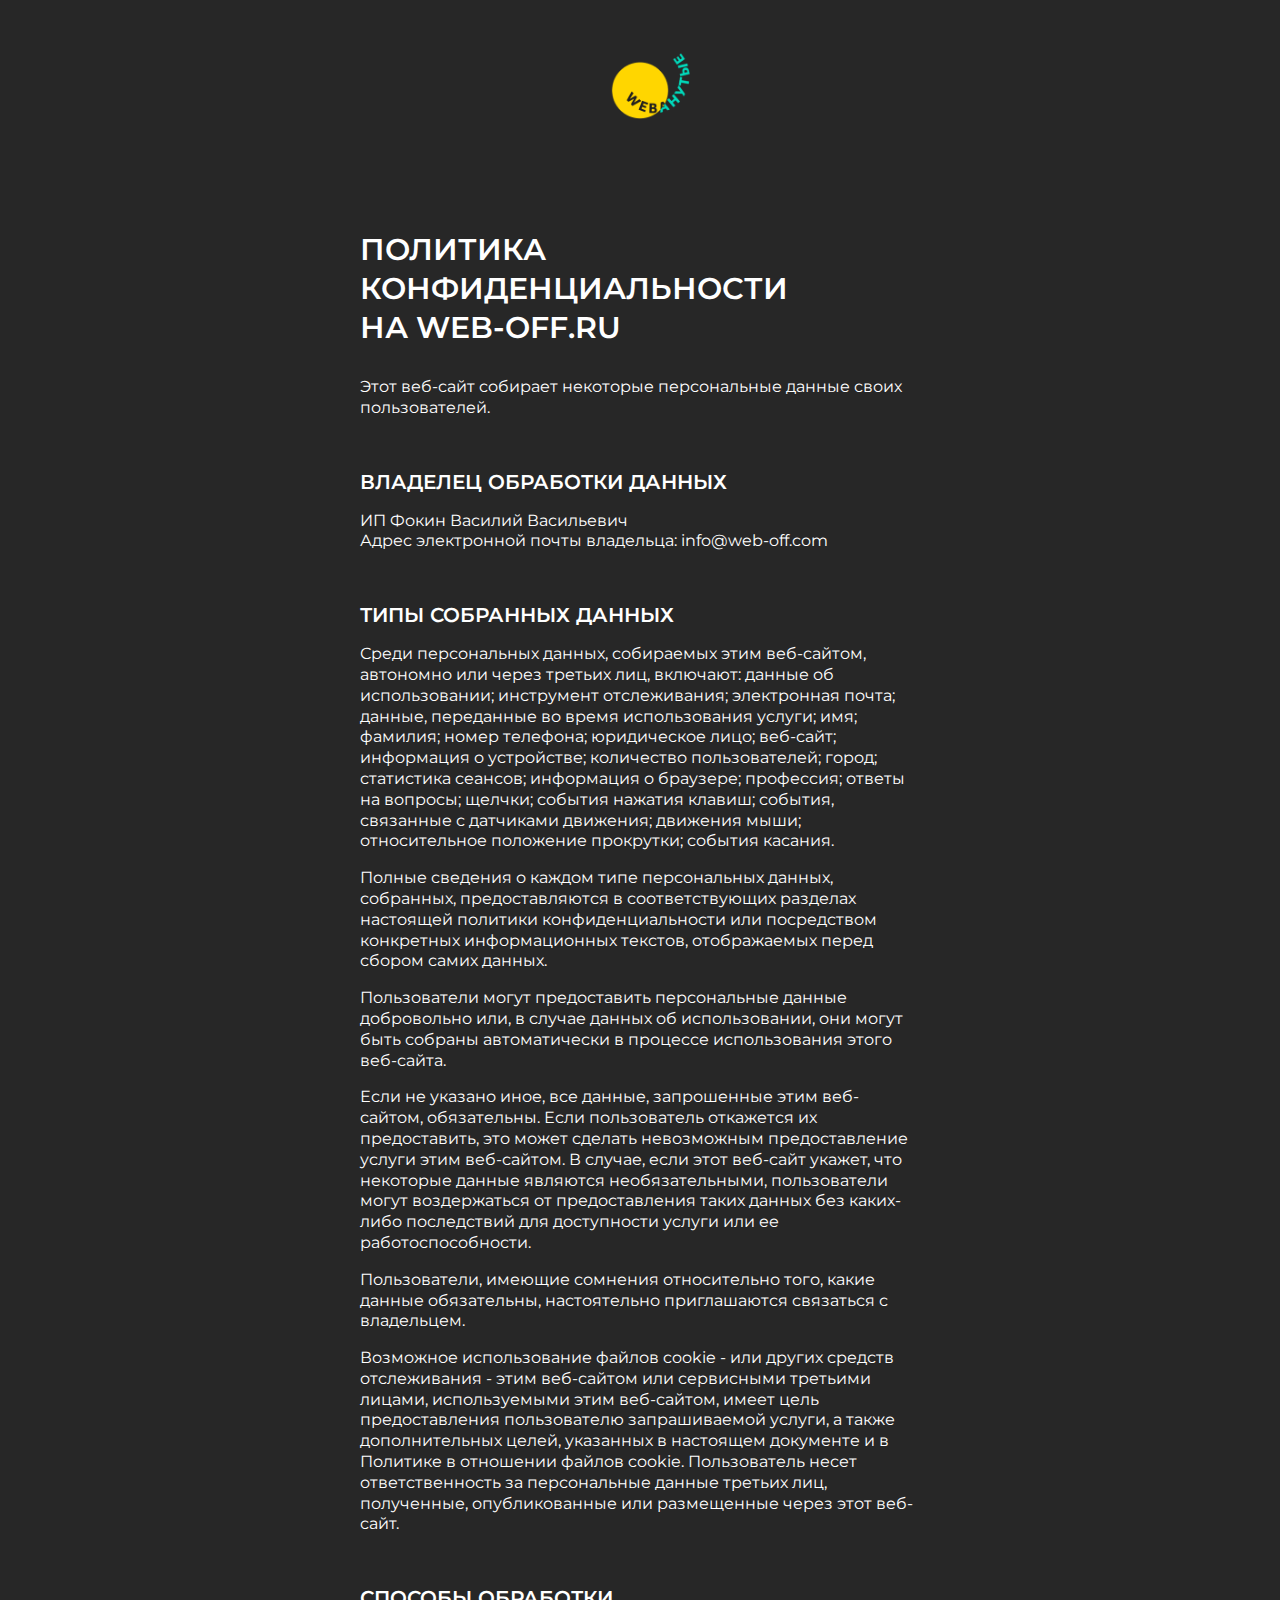
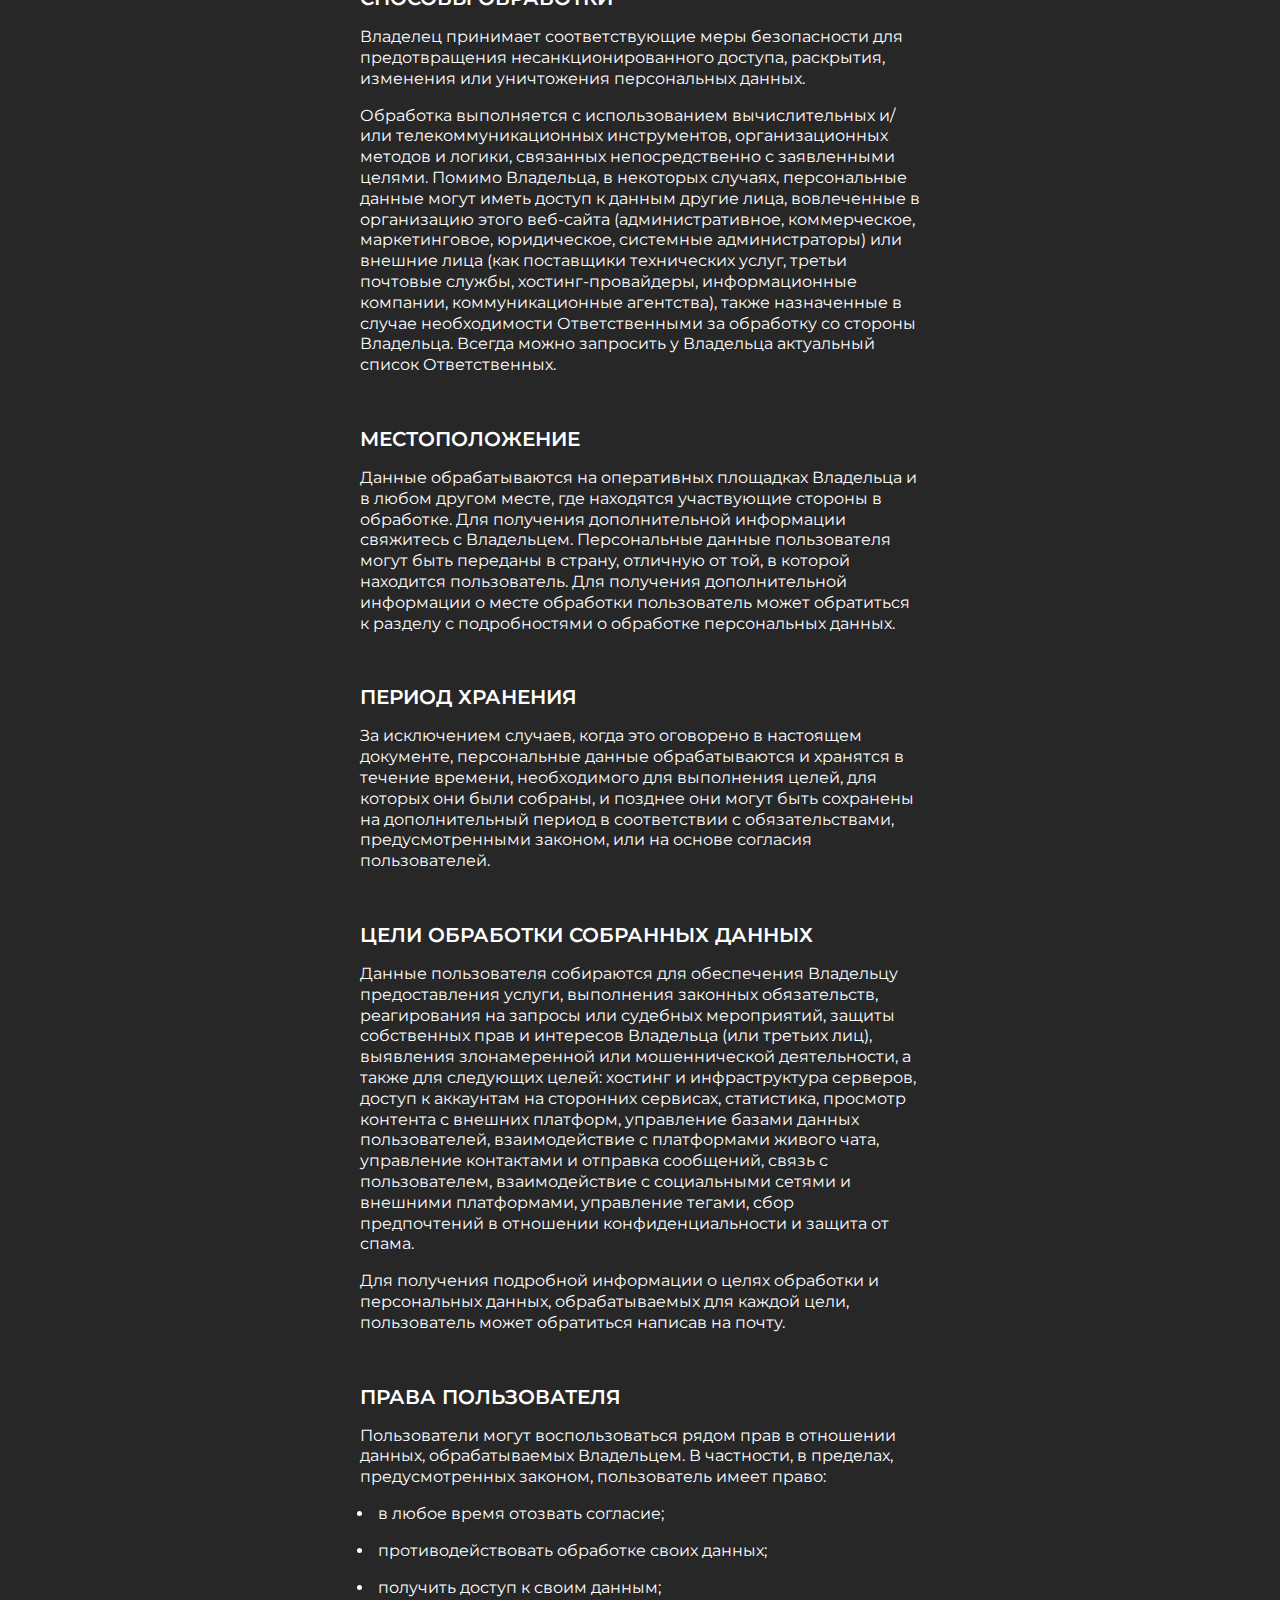
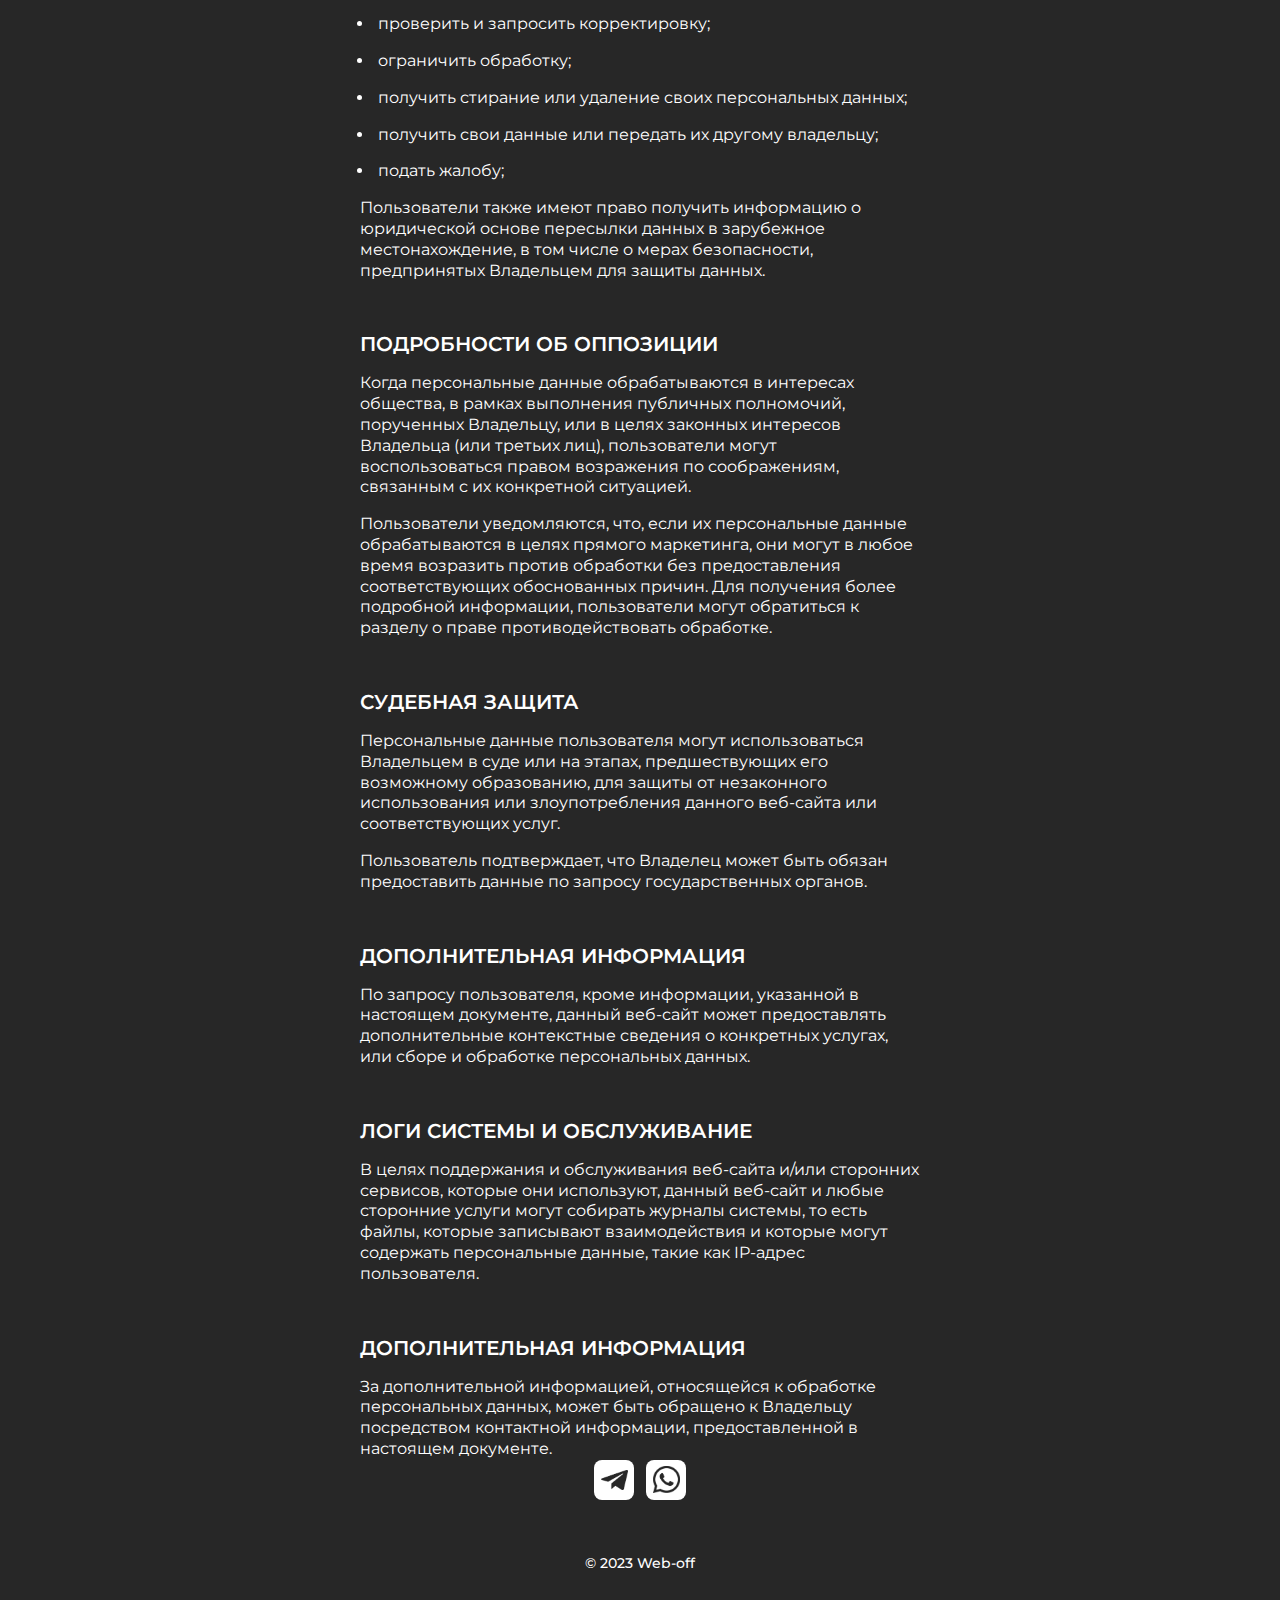
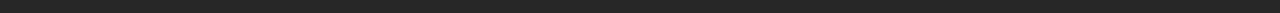
<file: privacy.html>
<!DOCTYPE html>
<html lang="ше">

<head>
	<meta charset="UTF-8">
	<meta name="viewport" content="width=device-width, initial-scale=1.0">
	<title>WEB-OFF</title>
	<link rel="stylesheet" href="./pages/index.css">
	<link rel="shortcut icon" href="./favicon.ico" type="image/x-icon">
	<link rel="preconnect" href="https://fonts.googleapis.com">
	<link rel="preconnect" href="https://fonts.gstatic.com" crossorigin>
	<link href="https://fonts.googleapis.com/css2?family=Montserrat:wght@400;500;600;700;800&display=swap"
		rel="stylesheet">
	<!-- Yandex.Metrika counter -->
	<script type="text/javascript">
		(function (m, e, t, r, i, k, a) {
			m[i] = m[i] || function () { (m[i].a = m[i].a || []).push(arguments) };
			m[i].l = 1 * new Date();
			for (var j = 0; j < document.scripts.length; j++) { if (document.scripts[j].src === r) { return; } }
			k = e.createElement(t), a = e.getElementsByTagName(t)[0], k.async = 1, k.src = r, a.parentNode.insertBefore(k, a)
		})
			(window, document, "script", "https://mc.yandex.ru/metrika/tag.js", "ym");
		ym(94891335, "init", {
			clickmap: true,
			trackLinks: true,
			accurateTrackBounce: true,
			webvisor: true
		});
	</script>
	<noscript>
		<div><img src="https://mc.yandex.ru/watch/94891335" style="position:absolute; left:-9999px;" alt="" /></div>
	</noscript>
	<!-- /Yandex.Metrika counter -->
</head>

<body class="page inner">
	<div class="scrollTop"></div>
	<header class="">
		<img src="./img/logo.png" alt="" class="inner__logo rotating-logo">
	</header>
	<main>
		<section class="inner__content">
			<h2>Политика конфиденциальности <span>на web-off.ru</span></h2>
			<p>Этот веб-сайт собирает некоторые персональные данные своих пользователей.</p>
			<h3>Владелец обработки данных</h3>
			<p>
				ИП Фокин Василий Васильевич<br>
				Адрес электронной почты владельца: info@web-off.com
			</p>
			<h3>Типы собранных данных</h3>
			<p>Среди персональных данных, собираемых этим веб-сайтом, автономно или через третьих лиц, включают: данные
				об использовании; инструмент отслеживания; электронная почта; данные, переданные во время использования
				услуги; имя; фамилия; номер телефона; юридическое лицо; веб-сайт; информация о устройстве; количество
				пользователей; город; статистика сеансов; информация о браузере; профессия; ответы на вопросы; щелчки;
				события нажатия клавиш; события, связанные с датчиками движения; движения мыши; относительное положение
				прокрутки; события касания.
			</p>
			<p>Полные сведения о каждом типе персональных данных, собранных, предоставляются в соответствующих разделах
				настоящей политики конфиденциальности или посредством конкретных информационных текстов, отображаемых
				перед сбором самих данных.
			</p>
			<p>Пользователи могут предоставить персональные данные добровольно или, в случае данных об использовании,
				они могут быть собраны автоматически в процессе использования этого веб-сайта.
			</p>
			<p>Если не указано иное, все данные, запрошенные этим веб-сайтом, обязательны. Если пользователь откажется
				их предоставить, это может сделать невозможным предоставление услуги этим веб-сайтом. В случае, если
				этот веб-сайт укажет, что некоторые данные являются необязательными, пользователи могут воздержаться от
				предоставления таких данных без каких-либо последствий для доступности услуги или ее работоспособности.
			</p>
			<p>Пользователи, имеющие сомнения относительно того, какие данные обязательны, настоятельно приглашаются
				связаться с владельцем.
			</p>
			<p>Возможное использование файлов cookie - или других средств отслеживания - этим веб-сайтом или
				сервисными третьими лицами, используемыми этим веб-сайтом, имеет цель предоставления пользователю
				запрашиваемой услуги, а также дополнительных целей, указанных в настоящем документе и в Политике в
				отношении файлов cookie. Пользователь несет ответственность за персональные данные третьих лиц,
				полученные, опубликованные или размещенные через этот веб-сайт.
			</p>
			<h3>Способы обработки</h3>
			<p>Владелец принимает соответствующие меры безопасности для предотвращения несанкционированного доступа,
				раскрытия, изменения или уничтожения персональных данных.
			</p>
			<p>Обработка выполняется с использованием вычислительных и/или телекоммуникационных инструментов, организационных
				методов и логики, связанных непосредственно с заявленными целями. Помимо Владельца, в некоторых случаях,
				персональные данные могут иметь доступ к данным другие лица, вовлеченные в организацию этого веб-сайта
				(административное, коммерческое, маркетинговое, юридическое, системные администраторы) или внешние лица
				(как поставщики технических услуг, третьи почтовые службы, хостинг-провайдеры, информационные компании,
				коммуникационные агентства), также назначенные в случае необходимости Ответственными за обработку со
				стороны Владельца. Всегда можно запросить у Владельца актуальный список Ответственных.
			</p>
			<h3>Местоположение</h3>
			<p>Данные обрабатываются на оперативных площадках Владельца и в любом другом месте, где находятся
				участвующие стороны в обработке. Для получения дополнительной информации свяжитесь с Владельцем.
				Персональные данные пользователя могут быть переданы в страну, отличную от той, в которой находится
				пользователь. Для получения дополнительной информации о месте обработки пользователь может обратиться к
				разделу с подробностями о обработке персональных данных.
			</p>
			<h3>Период хранения</h3>
			<p>За исключением случаев, когда это оговорено в настоящем документе, персональные данные обрабатываются и
				хранятся в течение времени, необходимого для выполнения целей, для которых они были собраны, и
				позднее они могут быть сохранены на дополнительный период в соответствии с обязательствами, предусмотренными
				законом, или на основе согласия пользователей.
			</p>
			<h3>Цели обработки собранных данных</h3>
			<p>Данные пользователя собираются для обеспечения Владельцу предоставления услуги, выполнения
				законных обязательств, реагирования на запросы или судебных мероприятий, защиты собственных прав и
				интересов Владельца (или третьих лиц), выявления злонамеренной или мошеннической деятельности, а также для
				следующих целей: хостинг и инфраструктура серверов, доступ к аккаунтам на сторонних сервисах, статистика,
				просмотр контента с внешних платформ, управление базами данных пользователей, взаимодействие с
				платформами живого чата, управление контактами и отправка сообщений, связь с пользователем, взаимодействие с
				социальными сетями и внешними платформами, управление тегами, сбор предпочтений в отношении
				конфиденциальности и защита от спама.
			</p>
			<p>Для получения подробной информации о целях обработки и персональных данных, обрабатываемых для каждой
				цели, пользователь может обратиться написав на почту.
			</p>
			<h3>Права пользователя</h3>
			<p>Пользователи могут воспользоваться рядом прав в отношении данных, обрабатываемых Владельцем. В частности,
				в пределах, предусмотренных законом, пользователь имеет право:
			</p>
			<ul>
				<li>в любое время отозвать согласие;</li>
				<li>противодействовать обработке своих данных;</li>
				<li>получить доступ к своим данным;</li>
				<li>проверить и запросить корректировку;</li>
				<li>ограничить обработку;</li>
				<li>получить стирание или удаление своих персональных данных;</li>
				<li>получить свои данные или передать их другому владельцу;</li>
				<li>подать жалобу;</li>
			</ul>
			<p>Пользователи также имеют право получить информацию о юридической основе пересылки данных в
				зарубежное местонахождение, в том числе о мерах безопасности, предпринятых Владельцем для защиты данных.
			</p>
			<h3>Подробности об оппозиции</h3>
			<p>Когда персональные данные обрабатываются в интересах общества, в рамках выполнения публичных полномочий,
				порученных Владельцу, или в целях законных интересов Владельца (или третьих лиц), пользователи могут
				воспользоваться правом возражения по соображениям, связанным с их конкретной ситуацией.
			</p>
			<p>Пользователи уведомляются, что, если их персональные данные обрабатываются в целях прямого маркетинга,
				они могут в любое время возразить против обработки без предоставления соответствующих обоснованных
				причин. Для получения более подробной информации, пользователи могут обратиться к разделу о праве
				противодействовать обработке.
			</p>
			<h3>Судебная защита</h3>
			<p>Персональные данные пользователя могут использоваться Владельцем в суде или на этапах,
				предшествующих его возможному образованию, для защиты от незаконного использования или злоупотребления
				данного веб-сайта или соответствующих услуг.
			</p>
			<p>Пользователь подтверждает, что Владелец может быть обязан предоставить данные по запросу
				государственных органов.
			</p>
			<h3>Дополнительная информация</h3>
			<p>По запросу пользователя, кроме информации, указанной в настоящем документе, данный веб-сайт может
				предоставлять дополнительные контекстные сведения о конкретных услугах, или сборе и обработке
				персональных данных.
			</p>
			<h3>Логи системы и обслуживание</h3>
			<p>В целях поддержания и обслуживания веб-сайта и/или сторонних сервисов, которые они используют, данный
				веб-сайт и любые сторонние услуги могут собирать журналы системы, то есть файлы, которые записывают
				взаимодействия и которые могут содержать персональные данные, такие как IP-адрес пользователя.
			</p>
			<h3>Дополнительная информация</h3>
			<p>За дополнительной информацией, относящейся к обработке персональных данных, может быть обращено
				к Владельцу посредством контактной информации, предоставленной в настоящем документе.
			</p>
		</section>
	</main>
	<footer class="footer page__footer page__footer_project page__footer_index wow animate__animated animate__fadeInUp"
		id="footer">
		<div class="container footer-container_project">

			<section class="info footer__info footer__info_project">
				<nav class="info__social-links">
					<a href="https://t.me/taakeyourmeds" target="_blank" class="info__telegram-link" rel="noopener">
						<img src="./images/soc_telega.png" alt="">
					</a>
					<a href="https://wa.me/79853889529" target="_blank" class="info__vk-link" rel="noopener">
						<img src="./images/soc_wassap.png" alt="">
					</a>
				</nav>
				<p class="info__copyright">&copy;&nbsp;2023 Web-off</p>

			</section>
		</div>
	</footer>
	<script src="./vendor/jquery-3.6.0.min.js" type="text/javascript"></script>
	<script>
		/*перейти к началу*/
		var scrollTop = $(".scrollTop");
		$(window).scroll(function () {
			var topPos = $(this).scrollTop();
			if (topPos > 500) {
				$(scrollTop).addClass('vis');
			} else {
				$(scrollTop).removeClass('vis');
			}
		});
		$(scrollTop).click(function () {
			$('html, body').animate({
				scrollTop: 0
			}, 800);
			return false;
		});

	</script>
</body>
</file>
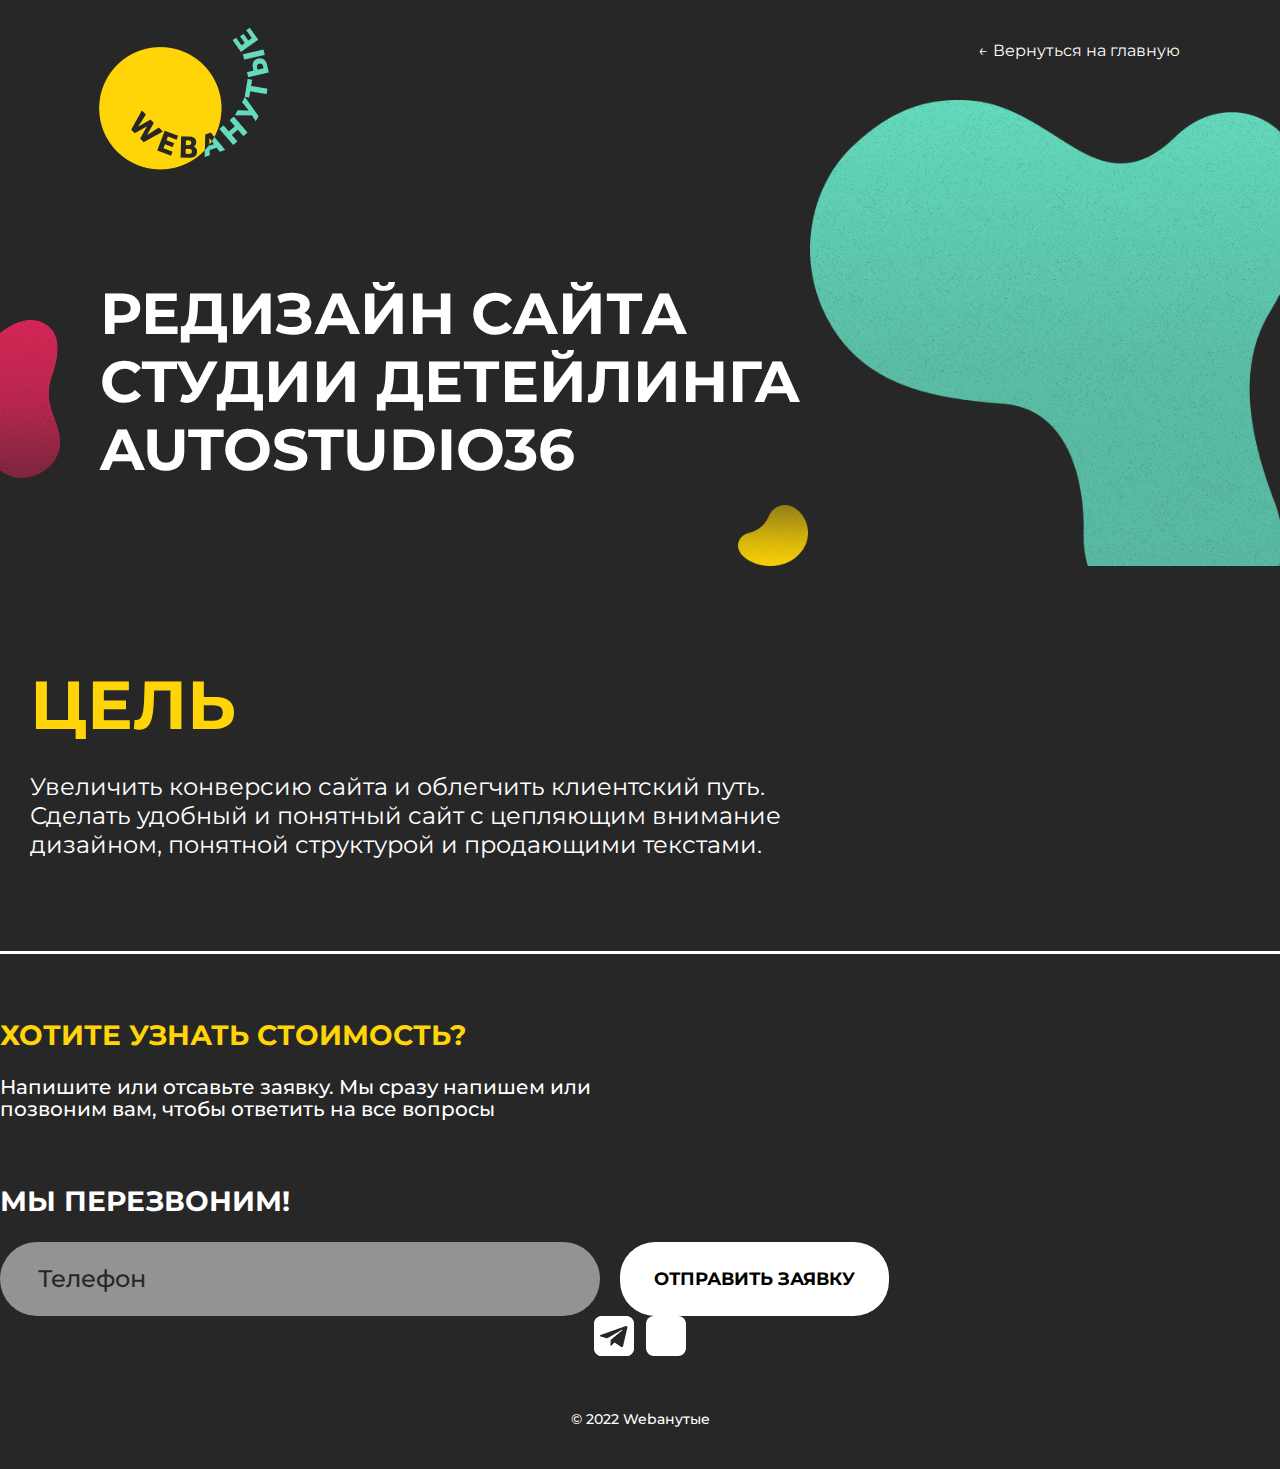
<file: project.html>
<!DOCTYPE html>
<html lang="ru">

<head>
	<meta charset="UTF-8">
	<meta name="viewport" content="width=device-width, initial-scale=1.0">
	<title>WEBанутые сайты для стартапов</title>
	<link rel="stylesheet" href="./pages/index.css">
	<link rel="shortcut icon" href="./favicon.ico" type="image/x-icon">
	<link rel="preconnect" href="https://fonts.googleapis.com">
	<link rel="preconnect" href="https://fonts.gstatic.com" crossorigin>
	<link href="https://fonts.googleapis.com/css2?family=Montserrat:wght@500;700&display=swap" rel="stylesheet">
	<!-- Yandex.Metrika counter -->
	<script type="text/javascript">
		(function (m, e, t, r, i, k, a) {
			m[i] = m[i] || function () { (m[i].a = m[i].a || []).push(arguments) };
			m[i].l = 1 * new Date(); k = e.createElement(t), a = e.getElementsByTagName(t)[0], k.async = 1, k.src = r, a.parentNode.insertBefore(k, a)
		})
			(window, document, "script", "https://mc.yandex.ru/metrika/tag.js", "ym");

		ym(88281846, "init", {
			clickmap: true,
			trackLinks: true,
			accurateTrackBounce: true,
			webvisor: true
		});
	</script>
	<noscript>
		<div><img src="https://mc.yandex.ru/watch/88281846" style="position:absolute; left:-9999px;" alt="" /></div>
	</noscript>
	<!-- /Yandex.Metrika counter -->
</head>

<body class="page">
	<div class="scrollTop"></div>
	<div class="page__wrapper">
		<header class="header page__header">
			<img src="./images/logo.png" alt="логотип WEBанутые" class="header__logo rotating-logo">
			<nav class="header__menu header__menu_min">
				<ul class="header__menu-list">
					<li class="header__menu-list-link">
						<a href="#team" class="header__menu-link">Вернуться на главную</a>
					</li>
				</ul>
			</nav>
			<button class="header__burger"></button>
			<button class="header__close-button"></button>
		</header>
		<section class="container intro content__intro">
			<h1 class="intro__header intro__header_project">
				Редизайн сайта<br>студии детейлинга<br>Autostudio36
			</h1>
		</section>
	</div>
	<main class="project">
		<div class="project__container">
			<div class="desc">
				<h2 class="desc__title">Цель</h2>
				<p class="desc__text">Увеличить конверсию сайта и облегчить клиентский путь. Сделать удобный и понятный сайт с цепляющим внимание дизайном, понятной структурой и продающими текстами. </p>
			</div>
		</div>	
	</main>
	<footer class="footer page__footer wow animate__animated animate__fadeInUp" id="footer">
		<div class="container">
			<section class="form footer__form">
				<div class="form__description">
					<h3 class="form__description-title">Хотите узнать стоимость?</h3>
					<p class="form__description-text">Напишите или отсавьте заявку. Мы сразу напишем или позвоним вам, чтобы ответить на все вопросы</p>
				</div>
				<div class="form__container">
					<h3 class="form__container-title">Мы перезвоним!</h3>
					<form action="#" class="form__container-inputs" name="form-inquiry">
						<label for="phone" class="form__input-label">
							<input type="tel" class="form__input-field" name="phone" id="phone" autocomplete="off"
								placeholder="Телефон" required >
						</label>
						<button type="submit" id="button" class="form__send-button">Отправить заявку</button>
					</form>
				</div>
			</section>
			<section class="info footer__info">
				<nav class="info__social-links">
					<a href="https://t.me/taakeyourmeds" target="_blank" class="info__telegram-link" rel="noopener">
						<div class="info__telegram-icon"></div>
					</a>
					<a href="https://vk.com/webanuts" target="_blank" class="info__vk-link" rel="noopener">
						<div class="info__vk-icon"></div>
					</a>
				</nav>
				<p class="info__copyright">&copy;&nbsp;2022 Webанутые</p>
			</section>
		</div>
		
	</footer>
	<div class="popup popup_type_offer">
		<div class="popup__window">
			<button type="button" class="popup__close-icon" aria-label="Close-button-popup"></button>
			<h2 class="popup__title">Только 2 недели</h2>
			<p class="popup__text popup__text_type_offer">
				Выгода 15% на продающий сайт с конверсией до 23% на основании глубокого анализа рынка
				от маркетолога + логотип и 3 месяца поддержки в подарок!
			</p>
			<a href="#footer" class="popup__get-button">Получить</a>
		</div>
	</div>
	<div class="popup popup_type_form-submit">
		<div class="popup__window">
			<button type="button" class="popup__close-icon" aria-label="Close-button-popup"></button>
			<h2 class="popup__title popup__title_type_submit">Заявка отправлена!</h2>
			<p class="popup__text popup__text_type_submit"></p>
		</div>
	</div>
	<script src="./vendor/jquery-3.6.0.min.js" type="text/javascript"></script>
	<script src="./pages/jquery.simplemarquee.js" type="text/javascript"></script>
	<script src="./pages/wow.min.js" type="text/javascript"></script>
	<script src="./pages/mask.js" type="text/javascript"></script>
	<script src="./pages/index.js" type="text/javascript"></script>
</body>

</html>
</file>
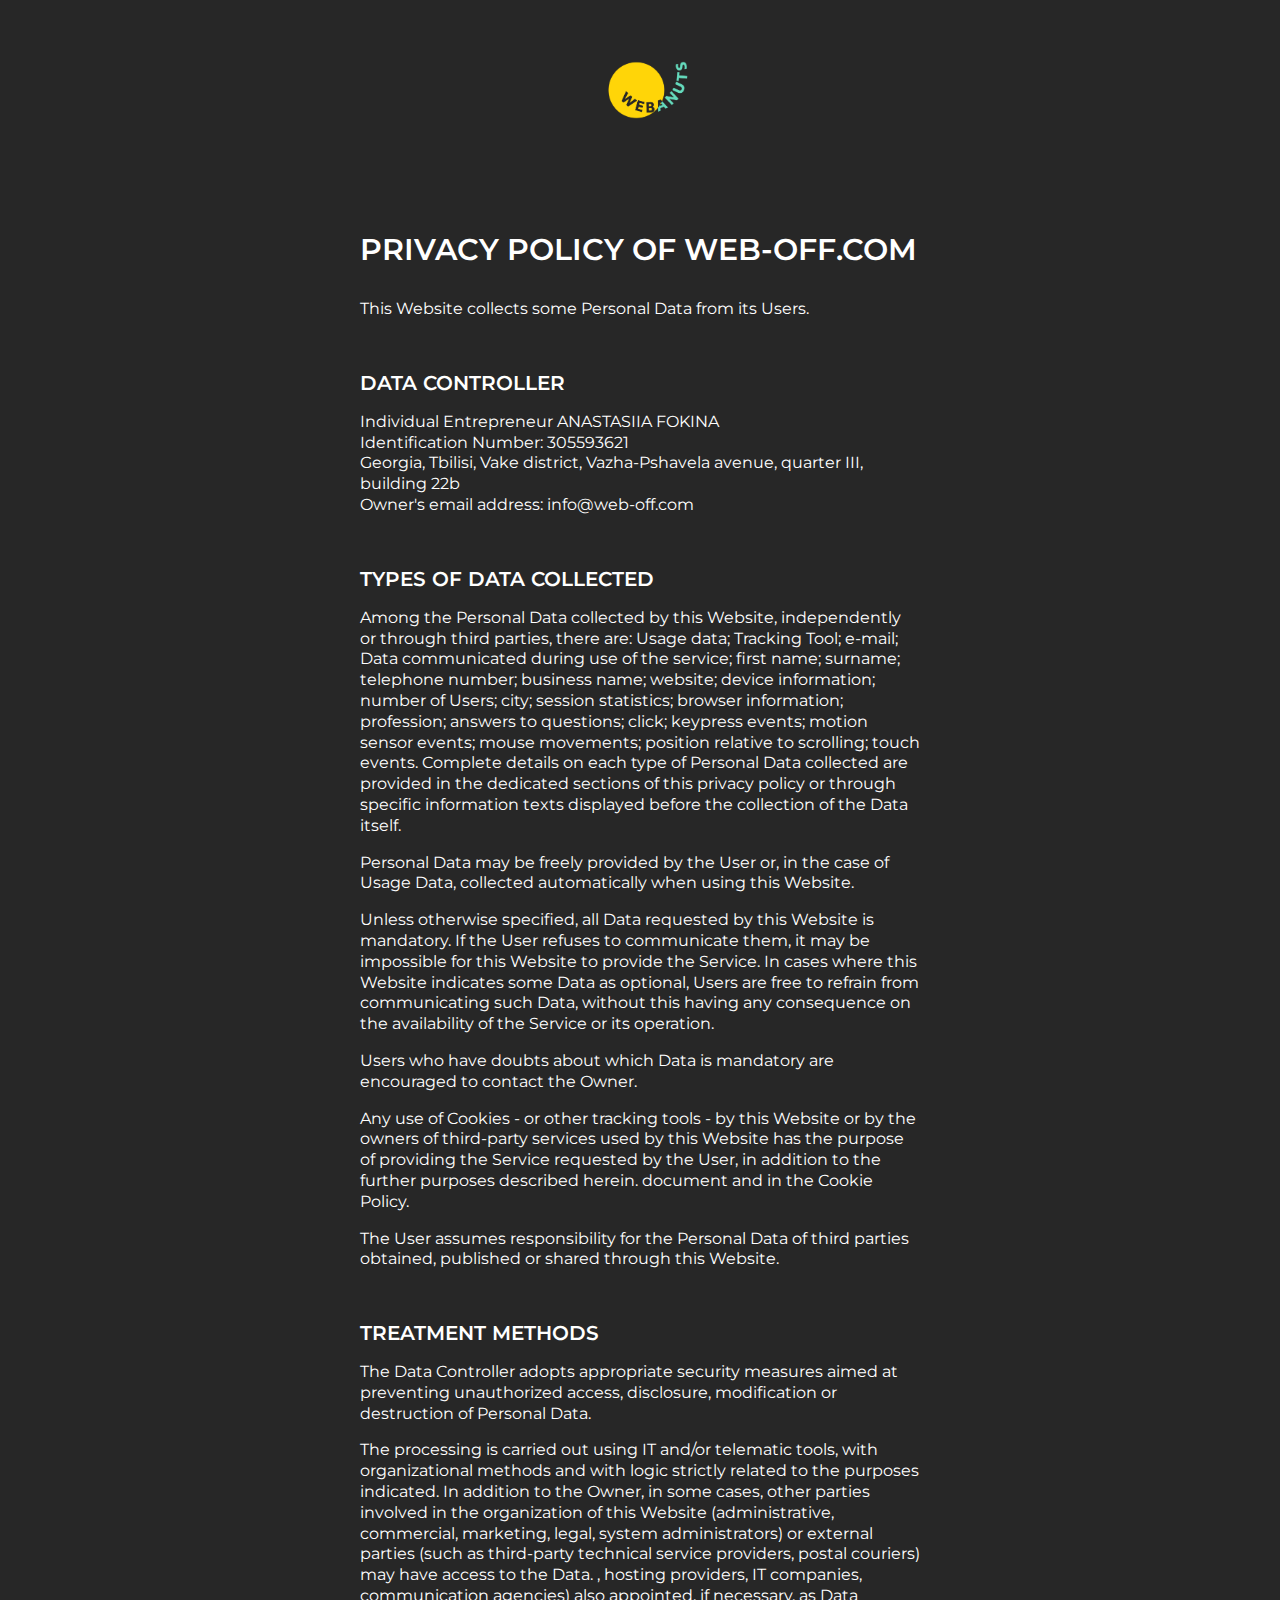
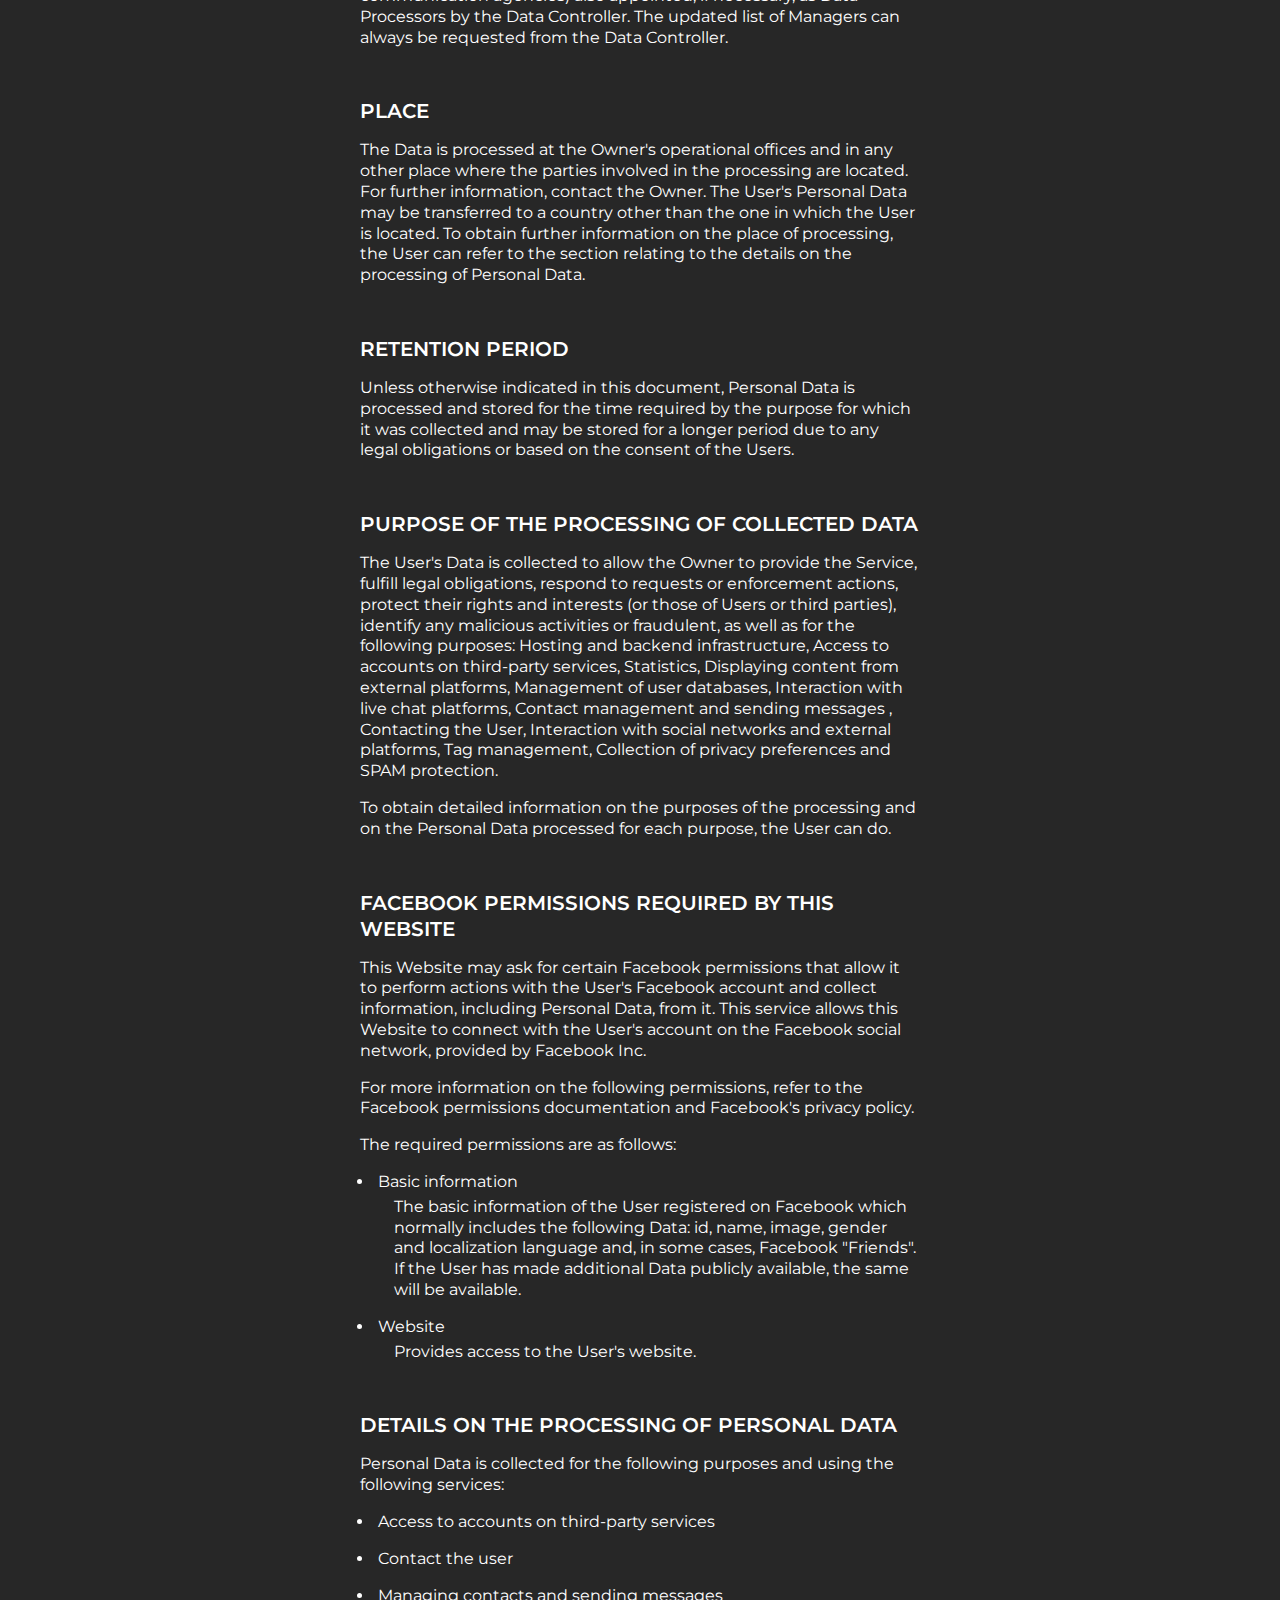
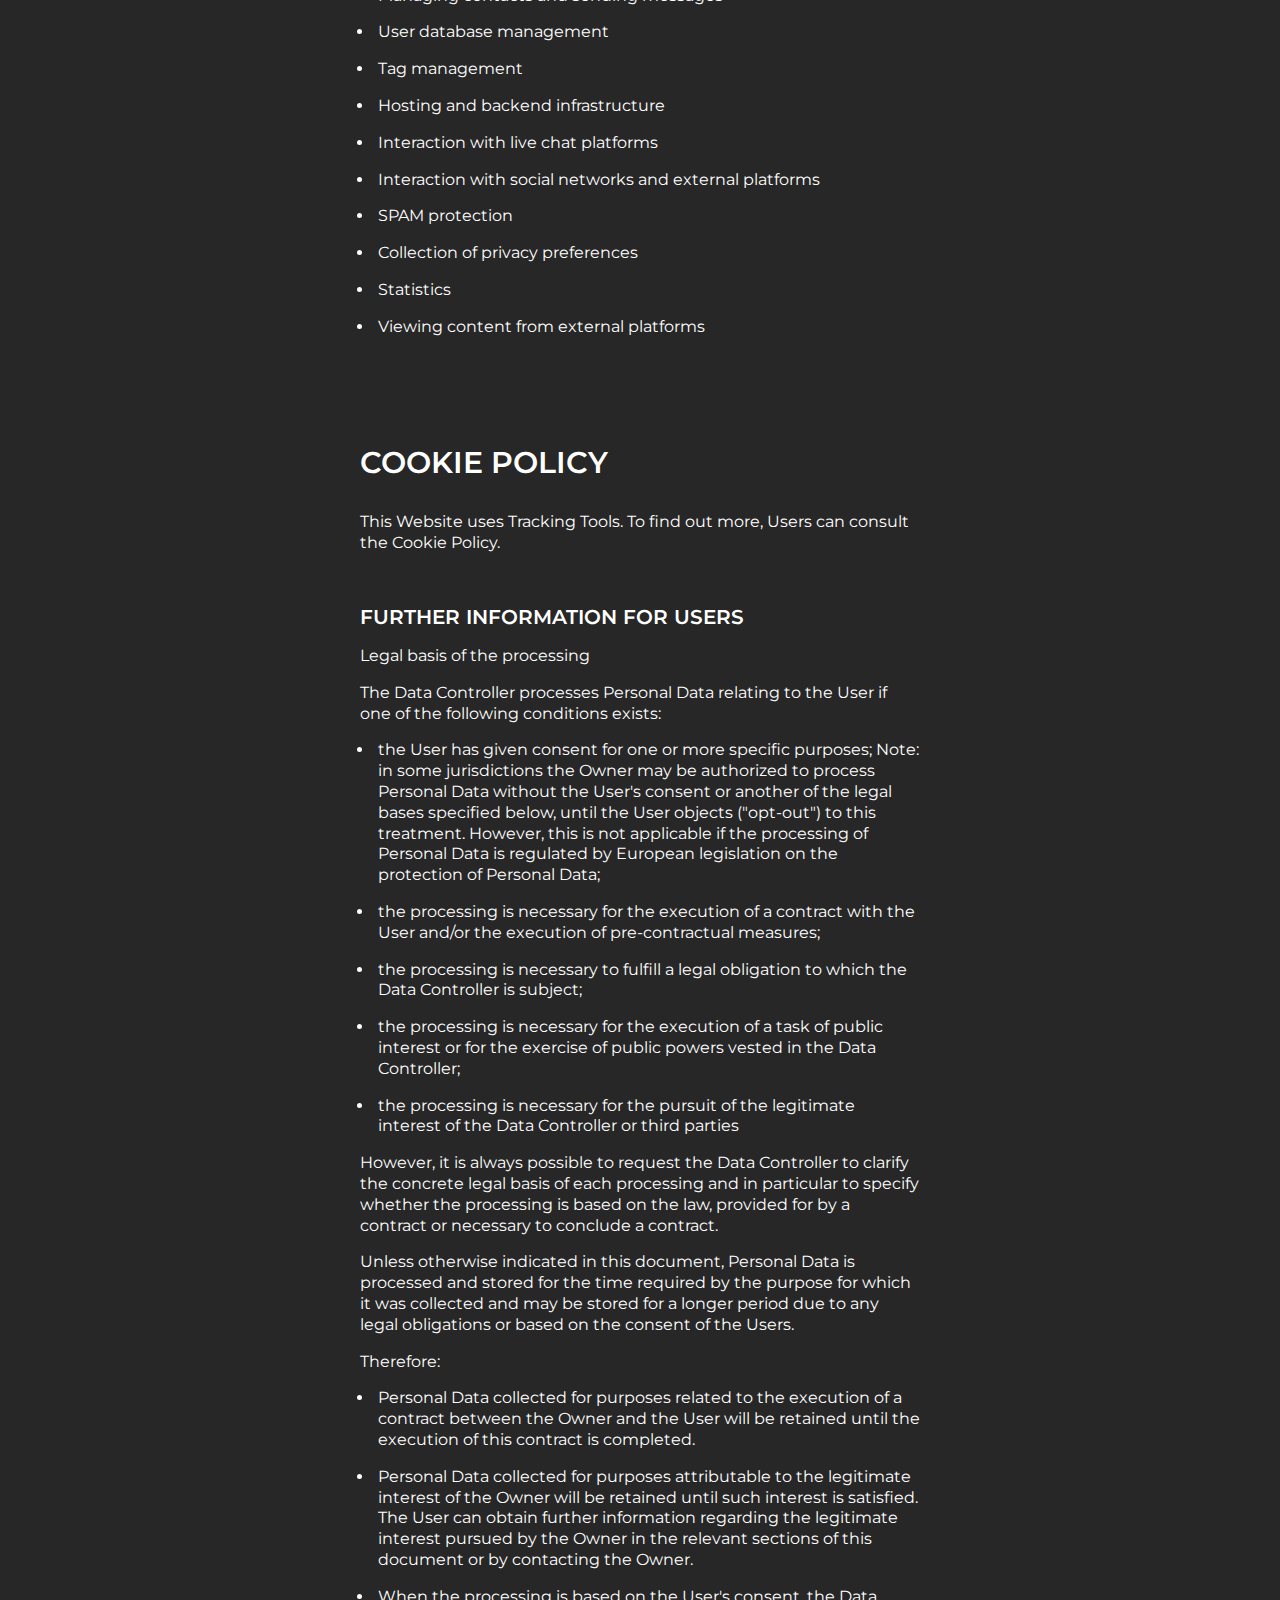
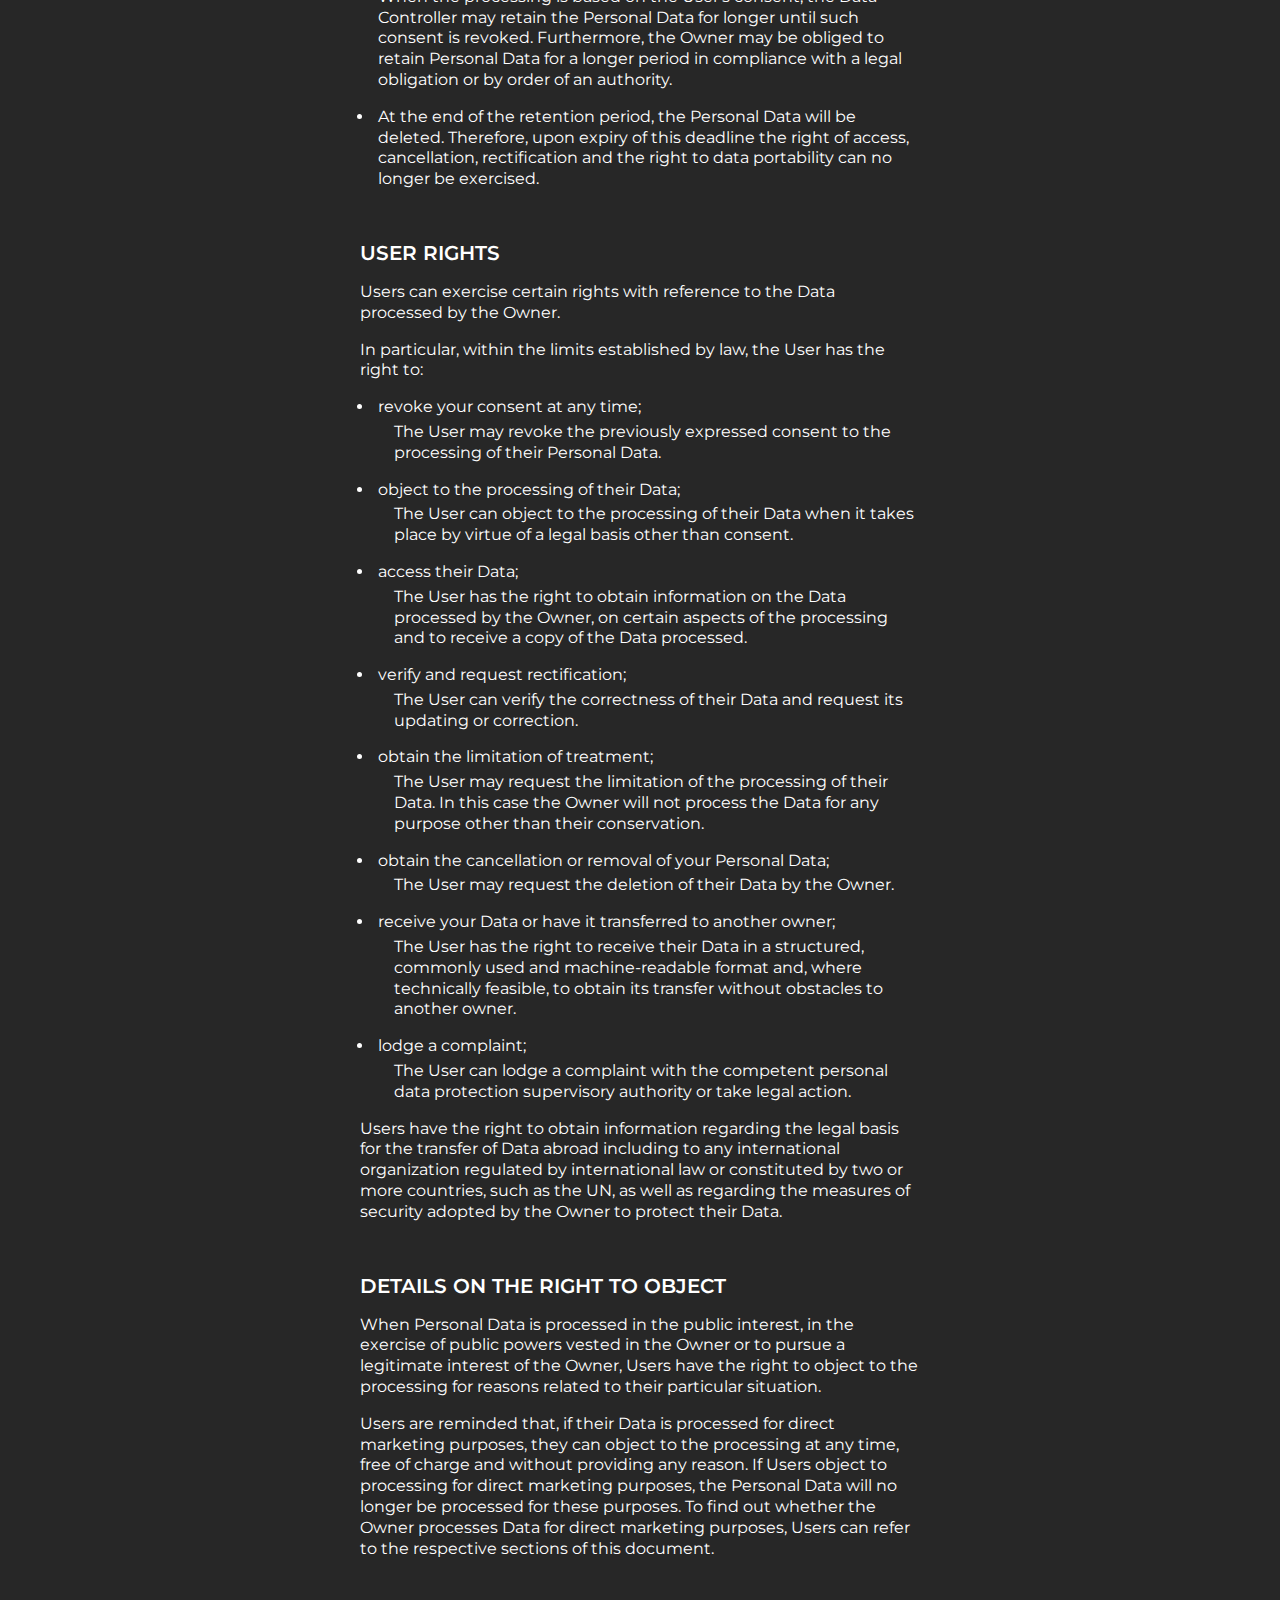
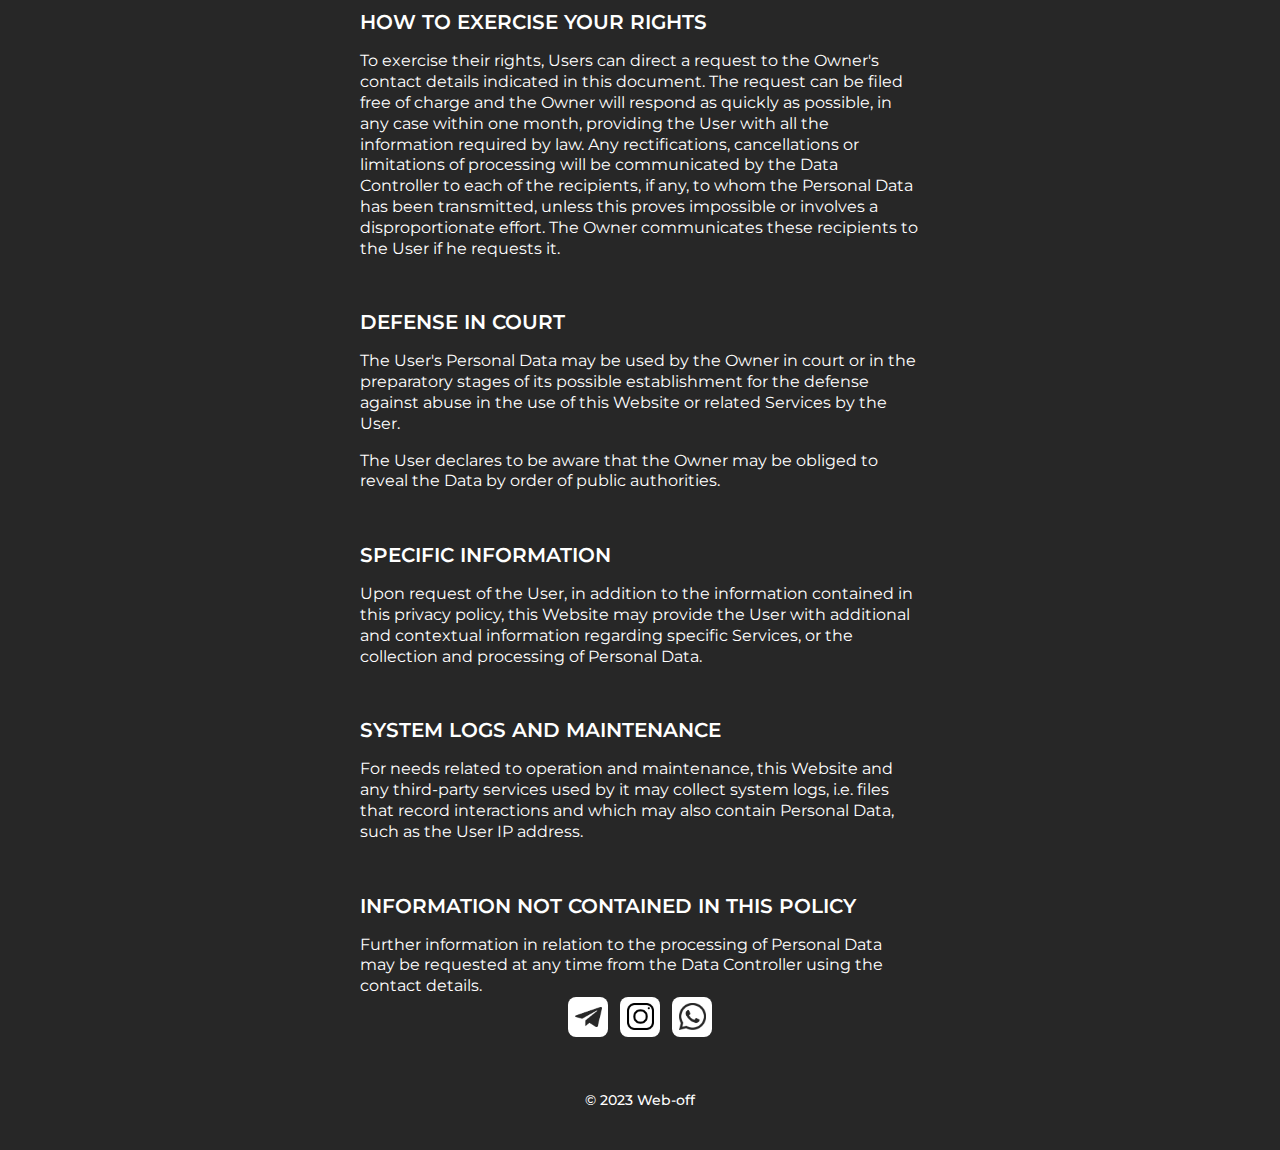
<file: EN/privacy.html>
<!DOCTYPE html>
<html lang="en">

<head>
	<meta charset="UTF-8">
	<meta name="viewport" content="width=device-width, initial-scale=1.0">
	<title>WEB-OFF</title>
	<link rel="stylesheet" href="./pages/index.css">
	<link rel="shortcut icon" href="./favicon.ico" type="image/x-icon">
	<link rel="preconnect" href="https://fonts.googleapis.com">
	<link rel="preconnect" href="https://fonts.gstatic.com" crossorigin>
	<link href="https://fonts.googleapis.com/css2?family=Montserrat:wght@400;500;600;700;800&display=swap"
		rel="stylesheet">
	<!-- Yandex.Metrika counter -->
	<script type="text/javascript">
		(function (m, e, t, r, i, k, a) {
			m[i] = m[i] || function () { (m[i].a = m[i].a || []).push(arguments) };
			m[i].l = 1 * new Date();
			for (var j = 0; j < document.scripts.length; j++) { if (document.scripts[j].src === r) { return; } }
			k = e.createElement(t), a = e.getElementsByTagName(t)[0], k.async = 1, k.src = r, a.parentNode.insertBefore(k, a)
		})
			(window, document, "script", "https://mc.yandex.ru/metrika/tag.js", "ym");
		ym(94891335, "init", {
			clickmap: true,
			trackLinks: true,
			accurateTrackBounce: true,
			webvisor: true
		});
	</script>
	<noscript>
		<div><img src="https://mc.yandex.ru/watch/94891335" style="position:absolute; left:-9999px;" alt="" /></div>
	</noscript>
	<!-- /Yandex.Metrika counter -->
</head>

<body class="page inner">
	<div class="scrollTop"></div>
	<header class="">
		<img src="./img/logo.png" alt="" class="inner__logo rotating-logo">
	</header>
	<main>
		<section class="inner__content">
			<h2>Privacy Policy <span>of web-off.com</span></h2>
			<p>This Website collects some Personal Data from its Users.</p>
			<h3>Data Controller</h3>
			<p>
				Individual Entrepreneur ANASTASIIA FOKINA<br>
				Identification Number: 305593621<br>
				Georgia, Tbilisi, Vake district, Vazha-Pshavela avenue, quarter III, building 22b<br>
				Owner's email address: info@web-off.com
			</p>
			<h3>Types of Data collected</h3>
			<p>Among the Personal Data collected by this Website, independently or through third parties, there are:
				Usage data; Tracking Tool; e-mail; Data communicated during use of the service; first name; surname;
				telephone number; business name; website; device information; number of Users; city; session statistics;
				browser information; profession; answers to questions; click; keypress events; motion sensor events;
				mouse movements; position relative to scrolling; touch events.
				Complete details on each type of Personal Data collected are provided in the dedicated sections of this
				privacy policy or through specific information texts displayed before the collection of the Data itself.
			</p>
			<p>Personal Data may be freely provided by the User or, in the case of Usage Data, collected automatically
				when using this Website.</p>
			<p>Unless otherwise specified, all Data requested by this Website is mandatory. If the User refuses to
				communicate them, it may be impossible for this Website to provide the Service. In cases where this
				Website indicates some Data as optional, Users are free to refrain from communicating such Data, without
				this having any consequence on the availability of the Service or its operation.</p>
			<p>Users who have doubts about which Data is mandatory are encouraged to contact the Owner.</p>
			<p>Any use of Cookies - or other tracking tools - by this Website or by the owners of third-party services
				used by this Website has the purpose of providing the Service requested by the User, in addition to the
				further purposes described herein. document and in the Cookie Policy.</p>
			<p>The User assumes responsibility for the Personal Data of third parties obtained, published or shared
				through this Website.</p>
			<h3>Treatment methods</h3>
			<p>The Data Controller adopts appropriate security measures aimed at preventing unauthorized access,
				disclosure, modification or destruction of Personal Data.</p>
			<p>The processing is carried out using IT and/or telematic tools, with organizational methods and with logic
				strictly related to the purposes indicated. In addition to the Owner, in some cases, other parties
				involved in the organization of this Website (administrative, commercial, marketing, legal, system
				administrators) or external parties (such as third-party technical service providers, postal couriers)
				may have access to the Data. , hosting providers, IT companies, communication agencies) also appointed,
				if necessary, as Data Processors by the Data Controller. The updated list of Managers can always be
				requested from the Data Controller.</p>
			<h3>Place</h3>
			<p>The Data is processed at the Owner's operational offices and in any other place where the parties
				involved in the processing are located. For further information, contact the Owner.
				The User's Personal Data may be transferred to a country other than the one in which the User is
				located. To obtain further information on the place of processing, the User can refer to the section
				relating to the details on the processing of Personal Data.
			</p>
			<h3>Retention period</h3>
			<p>Unless otherwise indicated in this document, Personal Data is processed and stored for the time required
				by the purpose for which it was collected and may be stored for a longer period due to any legal
				obligations or based on the consent of the Users.</p>
			<h3>Purpose of the Processing of Collected Data</h3>
			<p>The User's Data is collected to allow the Owner to provide the Service, fulfill legal obligations,
				respond to requests or enforcement actions, protect their rights and interests (or those of Users or
				third parties), identify any malicious activities or fraudulent, as well as for the following purposes:
				Hosting and backend infrastructure, Access to accounts on third-party services, Statistics, Displaying
				content from external platforms, Management of user databases, Interaction with live chat platforms,
				Contact management and sending messages , Contacting the User, Interaction with social networks and
				external platforms, Tag management, Collection of privacy preferences and SPAM protection.</p>
			<p>To obtain detailed information on the purposes of the processing and on the Personal Data processed for
				each purpose, the User can do.</p>
			<h3>Facebook permissions required by this Website</h3>
			<p>This Website may ask for certain Facebook permissions that allow it to perform actions with the User's
				Facebook account and collect information, including Personal Data, from it. This service allows this
				Website to connect with the User's account on the Facebook social network, provided by Facebook Inc.</p>
			<p>For more information on the following permissions, refer to the Facebook permissions documentation and
				Facebook's privacy policy.</p>
			<p>The required permissions are as follows:</p>
			<ul>
				<li>
					Basic information<br>
					<p>
						The basic information of the User registered on Facebook which normally includes the following
						Data:
						id, name, image, gender and localization language and, in some cases, Facebook "Friends". If the
						User has made additional Data publicly available, the same will be available.
					</p>
				</li>
				<li>
					Website<br>
					<p>Provides access to the User's website.</p>
				</li>
			</ul>
			<h3>Details on the processing of Personal Data</h3>
			<p>Personal Data is collected for the following purposes and using the following services:</p>
			<ul>
				<li>Access to accounts on third-party services</li>
				<li>Contact the user</li>
				<li>Managing contacts and sending messages</li>
				<li>User database management</li>
				<li>Tag management</li>
				<li>Hosting and backend infrastructure</li>
				<li>Interaction with live chat platforms</li>
				<li>Interaction with social networks and external platforms</li>
				<li>SPAM protection</li>
				<li>Collection of privacy preferences</li>
				<li>Statistics</li>
				<li>Viewing content from external platforms</li>
			</ul>









			<h2 id="cook">Cookie Policy</h2>
			<p>This Website uses Tracking Tools. To find out more, Users can consult the Cookie Policy.</p>
			<h3>Further information for users</h3>
			<p>Legal basis of the processing</p>
			<p>The Data Controller processes Personal Data relating to the User if one of the following conditions
				exists:</p>
			<ul>
				<li>the User has given consent for one or more specific purposes; Note: in some jurisdictions the Owner
					may be authorized to process Personal Data without the User's consent or another of the legal bases
					specified below, until the User objects ("opt-out") to this treatment. However, this is not
					applicable if the processing of Personal Data is regulated by European legislation on the protection
					of Personal Data;</li>
				<li>the processing is necessary for the execution of a contract with the User and/or the execution of
					pre-contractual measures;</li>
				<li>the processing is necessary to fulfill a legal obligation to which the Data Controller is subject;
				</li>
				<li>the processing is necessary for the execution of a task of public interest or for the exercise of
					public powers vested in the Data Controller;</li>
				<li>the processing is necessary for the pursuit of the legitimate interest of the Data Controller or
					third parties</li>
			</ul>
			<p>However, it is always possible to request the Data Controller to clarify the concrete legal basis of each
				processing and in particular to specify whether the processing is based on the law, provided for by a
				contract or necessary to conclude a contract.</p>
			<p>Unless otherwise indicated in this document, Personal Data is processed and stored for the time required
				by the purpose for which it was collected and may be stored for a longer period due to any legal
				obligations or based on the consent of the Users.</p>
			<p>Therefore:</p>
			<ul>
				<li>Personal Data collected for purposes related to the execution of a contract between the Owner and
					the User will be retained until the execution of this contract is completed.</li>
				<li>Personal Data collected for purposes attributable to the legitimate interest of the Owner will be
					retained until such interest is satisfied. The User can obtain further information regarding the
					legitimate interest pursued by the Owner in the relevant sections of this document or by contacting
					the Owner.</li>
				<li>When the processing is based on the User's consent, the Data Controller may retain the Personal Data
					for longer until such consent is revoked. Furthermore, the Owner may be obliged to retain Personal
					Data for a longer period in compliance with a legal obligation or by order of an authority.</li>
				<li>At the end of the retention period, the Personal Data will be deleted. Therefore, upon expiry of
					this deadline the right of access, cancellation, rectification and the right to data portability can
					no longer be exercised.</li>
			</ul>
			<h3>User Rights</h3>
			<p>Users can exercise certain rights with reference to the Data processed by the Owner.</p>
			<p>In particular, within the limits established by law, the User has the right to:</p>
			<ul>
				<li>revoke your consent at any time;
					<p>The User may revoke the previously expressed consent to the processing of their Personal Data.</p>
				</li>
				<li>object to the processing of their Data;
					<p>The User can object to the processing of their Data when it takes place by virtue of a legal basis other than consent.</p>
				</li>
				<li>access their Data;
					<p>The User has the right to obtain information on the Data processed by the Owner, on certain aspects of the processing and to receive a copy of the Data processed.</p>
				</li>
				<li>
					verify and request rectification;
					<p>The User can verify the correctness of their Data and request its updating or correction.</p>
				</li>
				<li>obtain the limitation of treatment;
					<p>The User may request the limitation of the processing of their Data. In this case the Owner will not process the Data for any purpose other than their conservation.</p>
				</li>
				<li>obtain the cancellation or removal of your Personal Data;
					<p>The User may request the deletion of their Data by the Owner.</p>
				</li>
				<li>receive your Data or have it transferred to another owner;
					<p>The User has the right to receive their Data in a structured, commonly used and machine-readable format and, where technically feasible, to obtain its transfer without obstacles to another owner.
					</p>
				</li>
				<li>lodge a complaint;
					<p>The User can lodge a complaint with the competent personal data protection supervisory authority or take legal action.</p>
				</li>
			</ul>
			<p>Users have the right to obtain information regarding the legal basis for the transfer of Data abroad including to any international organization regulated by international law or constituted by two or more countries, such as the UN, as well as regarding the measures of security adopted by the Owner to protect their Data.</p>
			<h3>Details on the right to object</h3>
			<p>When Personal Data is processed in the public interest, in the exercise of public powers vested in the Owner or to pursue a legitimate interest of the Owner, Users have the right to object to the processing for reasons related to their particular situation.</p>
			<p>Users are reminded that, if their Data is processed for direct marketing purposes, they can object to the processing at any time, free of charge and without providing any reason. If Users object to processing for direct marketing purposes, the Personal Data will no longer be processed for these purposes. To find out whether the Owner processes Data for direct marketing purposes, Users can refer to the respective sections of this document.</p>
			<h3>How to exercise your rights</h3>
			<p>To exercise their rights, Users can direct a request to the Owner's contact details indicated in this document. The request can be filed free of charge and the Owner will respond as quickly as possible, in any case within one month, providing the User with all the information required by law. Any rectifications, cancellations or limitations of processing will be communicated by the Data Controller to each of the recipients, if any, to whom the Personal Data has been transmitted, unless this proves impossible or involves a disproportionate effort. The Owner communicates these recipients to the User if he requests it.
			</p>
			<h3>Defense in court</h3>
			<p>The User's Personal Data may be used by the Owner in court or in the preparatory stages of its possible establishment for the defense against abuse in the use of this Website or related Services by the User.</p>
			<p>The User declares to be aware that the Owner may be obliged to reveal the Data by order of public authorities.</p>
			<h3>Specific information</h3>
			<p>Upon request of the User, in addition to the information contained in this privacy policy, this Website may provide the User with additional and contextual information regarding specific Services, or the collection and processing of Personal Data.</p>
			<h3>System logs and maintenance</h3>
			<p>For needs related to operation and maintenance, this Website and any third-party services used by it may collect system logs, i.e. files that record interactions and which may also contain Personal Data, such as the User IP address.</p>
			<h3>Information not contained in this policy</h3>
			<p>Further information in relation to the processing of Personal Data may be requested at any time from the Data Controller using the contact details.</p>










		</section>
	</main>
	<footer class="footer page__footer page__footer_project page__footer_index wow animate__animated animate__fadeInUp"
		id="footer">
		<div class="container footer-container_project">

			<section class="info footer__info footer__info_project">
				<nav class="info__social-links">
					<a href="https://t.me/weboffcom" target="_blank" class="info__telegram-link" rel="noopener">
						<img src="./images/soc_telega.png" alt="">
					</a>
					<a href="" target="_blank" class="info__vk-link" rel="noopener">
						<img src="./img/in.png" alt="">
					</a>
					<a href="https://wa.me/79853889529" target="_blank" class="info__vk-link" rel="noopener">
						<img src="./images/soc_wassap.png" alt="">
					</a>
				</nav>
				<p class="info__copyright">&copy;&nbsp;2023 Web-off</p>

			</section>
		</div>
	</footer>
	<script src="./vendor/jquery-3.6.0.min.js" type="text/javascript"></script>
	<script>
		/*scroll to top*/
		var scrollTop = $(".scrollTop");
		$(window).scroll(function () {
			var topPos = $(this).scrollTop();
			if (topPos > 500) {
				$(scrollTop).addClass('vis');
			} else {
				$(scrollTop).removeClass('vis');
			}
		});
		$(scrollTop).click(function () {
			$('html, body').animate({
				scrollTop: 0
			}, 800);
			return false;
		});
		/*end scroll to top*/
	</script>
</body>

</html>
</file>
<file: cat/css/main.css>
@font-face {
  font-family: "font";
  src: url("../fonts/NovitoNova-Thin.otf") format("opentype");
}
.subtext, .chat__message-item, .chat_cancel, body {
  font-family: "Montserrat", sans-serif;
  letter-spacing: 0px;
  font-weight: 300;
}

.vote, h1, h2, h3, h4, h5, h6 {
  font-family: "font";
  margin: 0;
  font-weight: 300;
  letter-spacing: 0px;
}

.result, .note, .header-contact, .header-menu {
  display: flex;
  justify-content: space-between;
  align-items: center;
}

.soc, .btn, .comment__item span, .vote {
  display: flex;
  justify-content: center;
  align-items: center;
}

.article_mark:after, .article_mark:before, .header:after, .footer:after {
  content: "";
  display: block;
  position: absolute;
}

.oh {
  overflow: hidden;
}

.ac {
  text-align: center;
}

.df {
  display: flex;
}

* {
  box-sizing: border-box;
}

a:active,
a:focus,
input:active,
input:focus,
textarea:active,
textarea:focus,
button:active,
button:focus,
label:active,
label:focus {
  outline: none !important;
  outline-style: none !important;
  -moz-outline-style: none !important;
  text-decoration: none !important;
}

input,
select,
textarea {
  font-family: "Montserrat", sans-serif;
}

p {
  margin: 0 0 16px;
}

img {
  line-height: 100%;
  max-width: 100%;
  display: block;
}

a,
a:hover,
a:focus,
a:visited,
a:active {
  text-decoration: none;
  position: relative;
  transition: all 0.2s ease-in-out;
}

ul {
  list-style-type: none;
  list-style-position: inside;
  display: block;
  margin: 0;
  padding: 0;
}

ol {
  list-style-type: decimal;
  list-style-position: inside;
  display: block;
  margin: 16px 0;
  padding: 0;
}

b, strong {
  font-weight: bold;
}

i {
  font-style: italic;
}

table {
  border: 1px solid #ccc;
  border-collapse: collapse;
  margin: 12px 0 12px;
  width: 100%;
}

table th {
  font-weight: bold;
}

table th, table td {
  border: 1px solid #ccc;
  padding: 8px;
}

/*fixed footer*/
body {
  display: flex;
  flex-direction: column;
  min-height: 100vh;
  overflow-x: hidden;
  color: #000;
  font-size: 16px;
  line-height: 24px;
  box-sizing: border-box;
  padding: 0;
  margin: 0;
}

.footer {
  height: 91px;
  background: #709D5C;
  position: relative;
  display: flex;
  align-items: center;
}
.footer__copy {
  color: #fff;
  font-weight: 300;
}
.footer__copy a {
  text-decoration: underline;
  color: #fff;
}
.footer__copy a:hover {
  text-decoration: none;
}
.footer:after {
  background-image: url(../img/bg_green_top.png);
  background-repeat: no-repeat;
  background-position: center bottom;
  background-size: 100% 100%;
  bottom: 100%;
  width: 100%;
  height: 100px;
}

/*end fixed footer*/
.container {
  margin: 0 auto;
  width: 1176px;
}

.header {
  height: 91px;
  background: #709D5C;
  position: relative;
  margin-bottom: 120px;
  z-index: 10;
}
.header:after {
  background-image: url(../img/bg_green_bottom.png);
  background-repeat: no-repeat;
  background-position: center bottom;
  background-size: 100% 100%;
  top: 100%;
  width: 100%;
  height: 120px;
}

.header-menu {
  padding: 35px 0 8px;
}
.header-menu__btn {
  display: none;
}

.header-nav__link {
  font-family: "Montserrat", sans-serif;
  font-weight: 300;
  font-size: 20px;
  line-height: 23px;
  color: #fff;
  margin-right: 85px;
  position: relative;
}
.header-nav__link:last-child {
  margin: 0;
}
.header-nav__link:before {
  content: "";
  width: 0;
  height: 1px;
  position: absolute;
  bottom: -3px;
  right: 0;
  background: #fff;
  transition: all 0.2s ease-in-out;
}
.header-nav__link:hover:before {
  width: 100%;
  left: 0;
}

.header-contact__tel {
  font-family: "Montserrat", sans-serif;
  font-weight: 300;
  font-size: 20px;
  line-height: 23px;
  color: #fff;
  margin-right: 38px;
}
.header-contact__tel:before {
  content: "";
  width: 0;
  height: 1px;
  position: absolute;
  bottom: -3px;
  right: 0;
  background: #fff;
  transition: all 0.2s ease-in-out;
}
.header-contact__tel:hover:before {
  width: 100%;
  left: 0;
}
.header-contact__soc {
  margin-right: 18px;
  transition: all 0.2s ease-in-out;
  display: block;
  width: 48px;
  height: 48px;
}
.header-contact__soc:hover {
  transform: scale(1.1);
}
.header-contact__soc:last-child {
  margin: 0;
}
.header-contact__soc svg {
  width: 48px;
  height: 48px;
  fill: #fff;
}

.article {
  display: flex;
  justify-content: space-between;
  align-items: center;
  padding: 120px 0;
  margin-bottom: 120px;
}
.article_col {
  display: flex;
  justify-content: space-between;
  align-items: center;
}
.article_total {
  flex-direction: column;
  align-items: stretch;
  gap: 132px;
}
.article_board .article__text {
  width: auto;
}
.article_board .article_ready-col {
  margin-bottom: 0;
}
.article_brain .article_ready-col {
  margin-bottom: 0;
}
.article_ready {
  flex-direction: column;
  align-items: stretch;
}
.article_ready-col {
  display: flex;
  justify-content: space-between;
  margin-bottom: 160px;
  align-items: center;
}
.article_ready-pic {
  margin-bottom: 80px;
}
.article_mark {
  background: #EDE7DD;
  padding: 68px 0;
  position: relative;
}
.article_mark:after, .article_mark:before {
  background-repeat: no-repeat;
  background-size: 100% 100%;
  width: 100%;
  height: 120px;
}
.article_mark:after {
  background-image: url(../img/bg_brown_bottom.png);
  background-position: center bottom;
  top: 100%;
}
.article_mark:before {
  background-image: url(../img/bg_brown_top.png);
  background-position: center top;
  bottom: 100%;
}
.article_mark .container {
  display: flex;
  align-items: center;
  justify-content: center;
  text-align: center;
  width: 900px;
}
.article_mark .container h2 {
  font-size: 84px;
  line-height: 84px;
  margin: 0;
}
.article_mark .container h2 span {
  color: #709D5C;
}
.article_mark-green {
  background: #709D5C;
  color: #fff;
}
.article_mark-green:after {
  background-image: url(../img/bg_green_bottom.png);
}
.article_mark-green:before {
  background-image: url(../img/bg_green_top.png);
}
.article_mark-green .container {
  width: 1176px;
}
.article_brown {
  background: #EDE7DD;
}
.article_brown:after {
  background-image: url(../img/bg_brown_bottom.png);
}
.article_brown:before {
  background-image: url(../img/bg_brown_top.png);
}
.article_brown .container {
  display: block;
  width: 1176px;
  text-align: left;
}
.article_green {
  background: #709D5C;
  padding: 160px 0;
}
.article_green .container {
  display: block;
  width: 1176px;
}
.article_green:after {
  background-image: url(../img/bg_green_bottom.png);
  background-position: center bottom;
  top: 100%;
}
.article_green:before {
  background-image: url(../img/bg_green_top.png);
  background-position: center top;
  bottom: 100%;
}
.article_green-top {
  padding-bottom: 480px;
  margin-bottom: 0;
}
.article_green-top:after {
  background-image: url(../img/bg_white_top.png);
  top: calc(100% - 119px);
}
.article__text {
  width: 625px;
}
.article__text p {
  font-family: "Montserrat", sans-serif;
  width: 580px;
  font-size: 31px;
  line-height: 36px;
  margin: 30px 0 0;
}
.article_chat {
  width: 100%;
  display: block;
  padding: 110px 44px 0 448px;
  margin: 260px 0;
  background-position: center center;
  background-repeat: no-repeat;
  background-size: contain;
  height: 709px;
}
.article_chat-1 {
  background-image: url(../img/chat_1.jpg);
}
.article_chat-2 {
  background-image: url(../img/chat_2.jpg);
}
.article_chat-3 {
  background-image: url(../img/chat_3.jpg);
  margin-bottom: 160px;
}

.mail {
  margin-top: 40px;
}

.chat {
  display: flex;
  justify-content: flex-end;
  gap: 20px;
  margin-bottom: 10px;
}
.chat_cancel {
  justify-content: center;
  color: #709D5C;
  font-size: 20px;
  line-height: 25px;
}
.chat:last-child {
  margin-bottom: 0;
}
.chat__message {
  display: flex;
  flex-direction: column;
  align-items: flex-start;
  gap: 10px;
}
.chat__message-item {
  background: #F7F7F7;
  border-radius: 8px;
  border-top-right-radius: 0;
  padding: 16px;
  max-width: 350px;
  font-size: 18px;
  line-height: 24px;
  font-weight: 300;
}
.chat__ava {
  width: 90px;
}
.chat_reverse {
  justify-content: flex-start;
}
.chat_reverse .chat__ava {
  order: 1;
}
.chat_reverse .chat__message {
  order: 2;
}
.chat_reverse .chat__message-item {
  background: #ECF4E8;
  border-top-left-radius: 0;
  border-top-right-radius: 8px;
}

.subtext {
  font-weight: 300;
  font-size: 34px;
  line-height: 39px;
}

h1 {
  font-size: 160px;
  line-height: 192px;
  margin-bottom: 16px;
}

h2 {
  font-size: 160px;
  line-height: 160px;
}

.vote {
  gap: 72px;
  margin-bottom: 80px;
}
.vote__like {
  display: flex;
  gap: 40px;
}
.vote__like div {
  font-size: 120px;
  line-height: 120px;
}
.vote__like_dis div {
  width: 300px;
}

.comment {
  display: flex;
  flex-direction: column;
  padding: 74px;
  background: #FAF8F6;
  border-radius: 40px;
  width: 100%;
  font-family: "Montserrat", sans-serif;
  gap: 16px;
}
.comment__title {
  font-size: 32px;
  line-height: 37px;
  margin-bottom: 24px;
}
.comment__item {
  display: flex;
  align-items: center;
  gap: 26px;
  font-size: 28px;
  line-height: 32px;
}
.comment__item span {
  width: 76px;
  height: 76px;
  border-radius: 50%;
  font-size: 38px;
  line-height: 44px;
  color: #fff;
}
.comment__item:nth-child(2) span {
  background: #88B475;
}
.comment__item:nth-child(3) span {
  background: #EDE7DD;
}
.comment__item:nth-child(4) span {
  background: #DA5C42;
}

.note {
  align-items: flex-start;
  gap: 132px;
  position: relative;
  padding-top: 0;
}
.note__pic {
  width: 68px;
  min-width: 68px;
}
.note__text {
  font-family: "Montserrat", sans-serif;
  text-align: left;
  color: #FFFFFF;
}
.note__quote {
  font-size: 35px;
  line-height: 40px;
  margin-bottom: 125px;
}
.note__name {
  font-family: "font";
  font-size: 72px;
  line-height: 58px;
  margin-bottom: 26px;
}
.note__sub {
  font-size: 30px;
  line-height: 36px;
}
.note__ava {
  position: absolute;
  bottom: -316px;
  right: 0;
  width: 490px;
}

.btn {
  display: inline-flex;
  height: 100px;
  padding: 0 150px;
  background: #FFFFFF;
  border-radius: 60px;
  font-family: "font";
  font-size: 60px;
  color: #709D5C;
  transition: all 0.2s ease-in-out;
  position: relative;
}
.btn:hover {
  background: #DA5C42;
  color: #fff;
}
.btn:after {
  content: "";
  display: block;
  position: absolute;
  width: 183px;
  height: 58px;
  right: -250px;
  top: 0;
  background: url(../img/arrow_1.svg) center center no-repeat;
}

.board {
  position: relative;
}
.board__cat {
  position: absolute;
  left: -205px;
  bottom: -60px;
}
.board__board {
  padding-bottom: 200px;
}

.total .article_ready-col {
  gap: 40px;
  margin-bottom: 0;
}
.total .article__text {
  width: auto;
  text-align: right;
}
.total .article__text h2 span {
  display: block;
}
.total .article__text p {
  width: auto;
}

.result__desc {
  width: 500px;
  display: flex;
  flex-direction: column;
  align-items: flex-start;
}
.result__desc p {
  margin: 0 0 77px;
  width: auto;
}
.result__desc .soc {
  position: relative;
}
.result__desc .soc:after {
  content: "";
  display: block;
  position: absolute;
  width: 214px;
  height: 59px;
  right: -250px;
  top: 18px;
  background: url(../img/arrow_2.svg) center center no-repeat;
}
.soc {
  width: 138px;
  height: 138px;
  transition: all 0.2s ease-in-out;
}
.soc svg {
  transition: all 0.2s ease-in-out;
}
.soc:hover svg {
  fill: #709D5C;
}

.wrap {
  display: block;
  color: #000 !important;
}

.dream {
  width: 530px;
  display: flex;
  flex-direction: column;
}

.soc-wrap {
  margin: 80px 0;
  display: flex;
  gap: 48px;
}

.article__pic_brain {
  width: 450px;
}

.result-pic {
  width: 580px;
}

.comp {
  width: 470px;
}

.tel {
  font-size: 34px;
  line-height: 39px;
  font-family: "Montserrat", sans-serif;
  color: #000;
  font-weight: 600;
}
.tel::before {
  content: "";
  width: 0;
  height: 1px;
  position: absolute;
  bottom: -3px;
  right: 0;
  background: #000;
  transition: all 0.2s ease-in-out;
}
.tel:hover::before {
  width: 100%;
  left: 0;
}

.reverse {
  width: 100%;
  align-items: flex-start;
}
.reverse .article__text {
  order: 2;
  width: 724px;
}
.reverse .article__text p {
  width: 100%;
}
.reverse .article__text h2 {
  font-size: 160px;
  line-height: 160px;
}
.reverse .article__pic {
  order: 1;
}

.article_brain.article_mark::after {
  display: none;
}
.article_brain.article_mark .container {
  width: 1176px;
  justify-content: space-between;
  text-align: left;
}

.last {
  margin-bottom: 0;
  padding: 120px 0;
}

.article_mark.article_brown h2 {
  font-size: 160px;
  line-height: 160px;
}

.slick-prev, .slick-next {
  display: none !important;
}

.article_ready-col3 {
  margin-bottom: 210px;
}

@media only screen and (max-width: 1200px) {
  .container,
  .footer__container,
  .article_mark .container,
  .article_brain.article_mark.last .container {
    width: 360px;
    padding-left: 20px;
    padding-right: 20px;
  }
  .article__text {
    width: 100%;
    margin-bottom: 50px;
  }
  .header,
  .article_mark,
  .footer {
    margin-bottom: 80px;
  }
  .header:after, .header:before,
  .article_mark:after,
  .article_mark:before,
  .footer:after,
  .footer:before {
    height: 80px;
  }
  .article,
  .article.article_p,
  .article.last {
    padding: 70px 0;
    margin-bottom: 80px;
  }
  h1,
  h2 {
    font-size: 80px;
    line-height: 80px;
  }
  .article.article_p .container h2 {
    font-size: 80px;
    line-height: 80px;
    text-align: center;
  }
  .article.article_p .container p {
    text-align: center;
  }
  .article__pic {
    width: 100%;
  }
  .article_intro {
    flex-direction: column;
    align-items: center;
    text-align: center;
  }
  .article_intro .article__pic {
    width: 240px;
  }
  .subtext {
    font-size: 20px;
    line-height: 23px;
  }
  .article_mark .container h2 {
    font-size: 52px;
    line-height: 52px;
  }
  .article_mark {
    padding: 106px 0;
  }
  .article_chat {
    margin: 0 auto;
    width: 320px;
    background-position: top center;
    background-size: contain;
    padding: 120px 0;
  }
  .article_chat-1 {
    background-image: url(../img/chat_1_min.jpg);
  }
  .article_chat-2 {
    background-image: url(../img/chat_2_min.jpg);
  }
  .article_chat-3 {
    background-image: url(../img/chat_3_min.jpg);
    height: 810px;
  }
  .article_chat-3 .chat__message-item {
    padding: 12px 16px;
  }
  .article_chat-3 .chat_cancel {
    text-align: center;
  }
  .container_chat {
    padding: 90px 20px 0;
  }
  .chat__message-item,
  .chat_cancel {
    font-size: 16px;
    line-height: 18px;
  }
  .chat__ava img {
    min-width: 44px;
    width: 44px;
    height: 44px;
  }
  .chat {
    padding: 10px 20px;
    margin-bottom: 0;
  }
  .container_chat {
    margin-bottom: 160px;
  }
  .article_ready .article_ready-col {
    flex-direction: column;
    text-align: center;
    margin-bottom: 70px;
  }
  .vote__like div {
    font-size: 64px;
    line-height: 64px;
  }
  .vote__like {
    gap: 16px;
  }
  .vote__like img {
    width: 50px;
  }
  .vote__like_dis {
    flex: 0 2 auto;
  }
  .vote__like_dis div {
    flex: 0 2 auto;
    width: 170px;
  }
  .article_ready-pic {
    margin-bottom: 32px;
  }
  .vote {
    margin-bottom: 40px;
    gap: 44px;
  }
  .comment {
    padding: 26px;
    border-radius: 20px;
  }
  .comment__title {
    display: none;
  }
  .comment__item {
    font-size: 16px;
    line-height: 18px;
    gap: 14px;
  }
  .comment__item span {
    min-width: 76px;
  }
  .note {
    display: block;
  }
  .note__quote {
    font-size: 20px;
    line-height: 23px;
    margin-bottom: 38px;
    padding-left: 50px;
    position: relative;
  }
  .note__quote:before {
    content: "";
    display: block;
    position: absolute;
    top: 0;
    left: 0;
    width: 14px;
    border: 2px solid #fff;
    border-radius: 14px;
    height: calc(100% - 70px);
  }
  .note__quote:after {
    content: "";
    display: block;
    position: absolute;
    bottom: 15px;
    left: 0;
    width: 14px;
    height: 14px;
    border: 2px solid #fff;
    border-radius: 14px;
  }
  .note__quote div {
    position: relative;
  }
  .note__quote div:after {
    content: "";
    display: block;
    position: absolute;
    bottom: 0;
    left: -65px;
    width: 44px;
    height: 44px;
    border: 2px solid #fff;
    border-radius: 44px;
  }
  .nobg {
    padding: 0;
  }
  .nobg::before, .nobg::after {
    display: none;
  }
  .note__name {
    font-family: "font";
    font-size: 52px;
    line-height: 52px;
    margin-bottom: 16px;
    padding-left: 50px;
  }
  .note__pic {
    display: none;
  }
  .note__sub {
    font-size: 16px;
    line-height: 20px;
    padding-left: 50px;
  }
  .note__ava {
    position: static;
    margin: 50px 0 80px;
  }
  .article_green-top::after {
    top: calc(100% - 80px);
  }
  .article_green-top {
    padding: 70px 0 0;
    margin: 0;
  }
  .article__text p {
    width: 100%;
    font-size: 20px;
    line-height: 23px;
  }
  .article__pic_brain {
    width: 280px;
  }
  .article_ready-colbrain {
    margin-bottom: 0 !important;
  }
  .article_ready-col3 {
    flex-direction: column;
    margin-top: 70px;
    margin-bottom: 160px;
  }
  .article_ready-col3 h2 {
    text-align: center;
    width: 340px;
    margin: 0 auto;
  }
  .article_ready-col3 .article__pic {
    width: 240px;
  }
  .article.article_mark.article_green {
    padding: 90px 0;
  }
  .btn {
    font-size: 46px;
    padding: 0 40px;
    width: 100%;
    height: 76px;
  }
  .btn:after {
    display: none;
  }
  .board__cat {
    left: -19px;
    bottom: 0;
    width: 180px;
  }
  .article_board .article_ready-col {
    margin-bottom: 0;
  }
  .board__board {
    padding-bottom: 175px;
  }
  .total .article_ready-col {
    gap: 0;
    flex-direction: column;
  }
  .total .article_ready-col .article__pic {
    order: 2;
  }
  .total .article_ready-col .article__text {
    order: 1;
    text-align: center;
  }
  .total .article_ready-col .article__text h2 span {
    display: inline-block;
  }
  .article_total {
    gap: 50px;
  }
  .soc {
    width: 90px;
    height: 90px;
    margin: 0 auto;
  }
  .result {
    flex-direction: column;
  }
  .result .result__pic {
    width: 180px;
  }
  .result__desc p {
    margin: 0 0 55px;
    text-align: center;
  }
  .article_col.col {
    flex-direction: column;
  }
  .dream {
    width: 280px;
    margin-bottom: -190px;
  }
  .container-over {
    position: relative;
    z-index: 100;
    background: #fff;
  }
  .container-over .article__pic {
    display: none;
  }
  .container-over .article_ready-col,
  .container-over .article__text {
    margin: 0;
  }
  .article.article_p {
    position: relative;
    z-index: 10;
    margin: 0;
  }
  .article.article_p:after {
    background-image: url(../img/bg_white_top.png);
    top: calc(100% - 80px);
  }
  .soc-wrap {
    margin: 50px 0 75px;
    justify-content: center;
    gap: 24px;
  }
  .soc-wrap .soc {
    margin: 0;
  }
  .tel {
    font-size: 22px;
    line-height: 25px;
    font-weight: 400;
  }
  .last {
    margin-bottom: 0 !important;
    padding-bottom: 170px !important;
  }
  .last .article__pic {
    display: none;
  }
  .last .article__text {
    width: 100%;
  }
  .last .container h2 {
    font-size: 80px;
    line-height: 80px;
  }
  .last .soc-wrap,
  .last .article_ready-col.reverse,
  .last .article__text {
    margin-bottom: 0;
  }
  .footer {
    margin-bottom: 0;
  }
  .footer__copy {
    text-align: center;
  }
  .subtext {
    font-weight: 300;
  }
  .header .container {
    width: 100%;
  }
  .result__desc .soc::after {
    display: none;
  }
}
@media only screen and (max-width: 1024px) {
  .header-menu nav {
    display: none;
  }
  .header-menu__btn {
    display: flex;
  }
  .header-menu__btn {
    display: flex;
    display: flex !important;
    align-items: center !important;
    width: 70px !important;
    height: 70px !important;
    justify-content: center !important;
    position: absolute;
    top: 0;
    right: -20px;
  }
  #nav-icon4 {
    width: 24px;
    height: 18px;
    position: relative;
    transform: rotate(0deg);
    transition: 0.5s ease-in-out;
    cursor: pointer;
  }
  #nav-icon4 span:first-child {
    top: 0;
    transform-origin: left center;
  }
  #nav-icon4 span:nth-child(2) {
    top: 8px;
    transform-origin: left center;
  }
  #nav-icon4 span:nth-child(3) {
    top: 16px;
    transform-origin: left center;
  }
  #nav-icon4 span {
    display: block;
    position: absolute;
    height: 2px;
    width: 100%;
    background: #fff;
    border-radius: 1px;
    opacity: 1;
    left: 0;
    transform: rotate(0deg);
    transition: 0.25s ease-in-out;
  }
  .header-menu {
    display: flex;
    justify-content: space-between;
    align-items: flex-start;
    position: relative;
  }
  .header-logo {
    display: flex;
    width: 78px;
    max-width: 78px;
    height: 78px;
  }
  #nav-icon4.open span:first-child {
    transform: rotate(45deg);
    top: 0;
    left: 4px;
  }
  #nav-icon4.open span:nth-child(2) {
    width: 0;
    opacity: 0;
  }
  #nav-icon4.open span:nth-child(3) {
    transform: rotate(-45deg);
    top: 17px;
    left: 4px;
  }
  .header-menu {
    padding: 35px 0 12px;
  }
  .header-menu.vis {
    flex-direction: column;
    padding: 78px 0;
  }
  .header-menu.vis nav {
    display: block;
  }
  .header-menu.vis .header-nav {
    flex-direction: column;
    display: flex;
    gap: 28px;
    align-items: flex-start;
    margin-bottom: 48px;
  }
  .header-menu.vis .header-nav__link {
    margin: 0;
  }
  .header-menu.vis .header-contact a {
    margin: 0;
  }
  .header-menu.vis .header-contact .df {
    gap: 20px;
    margin-top: 40px;
  }
  .header-menu.vis .header-contact .header-contact__tel {
    font-weight: 400;
  }
  .header {
    height: auto;
  }
  .header.vis {
    position: fixed;
    top: 0;
    left: 0;
    right: 0;
  }
}/*# sourceMappingURL=main.css.map */
</file>
